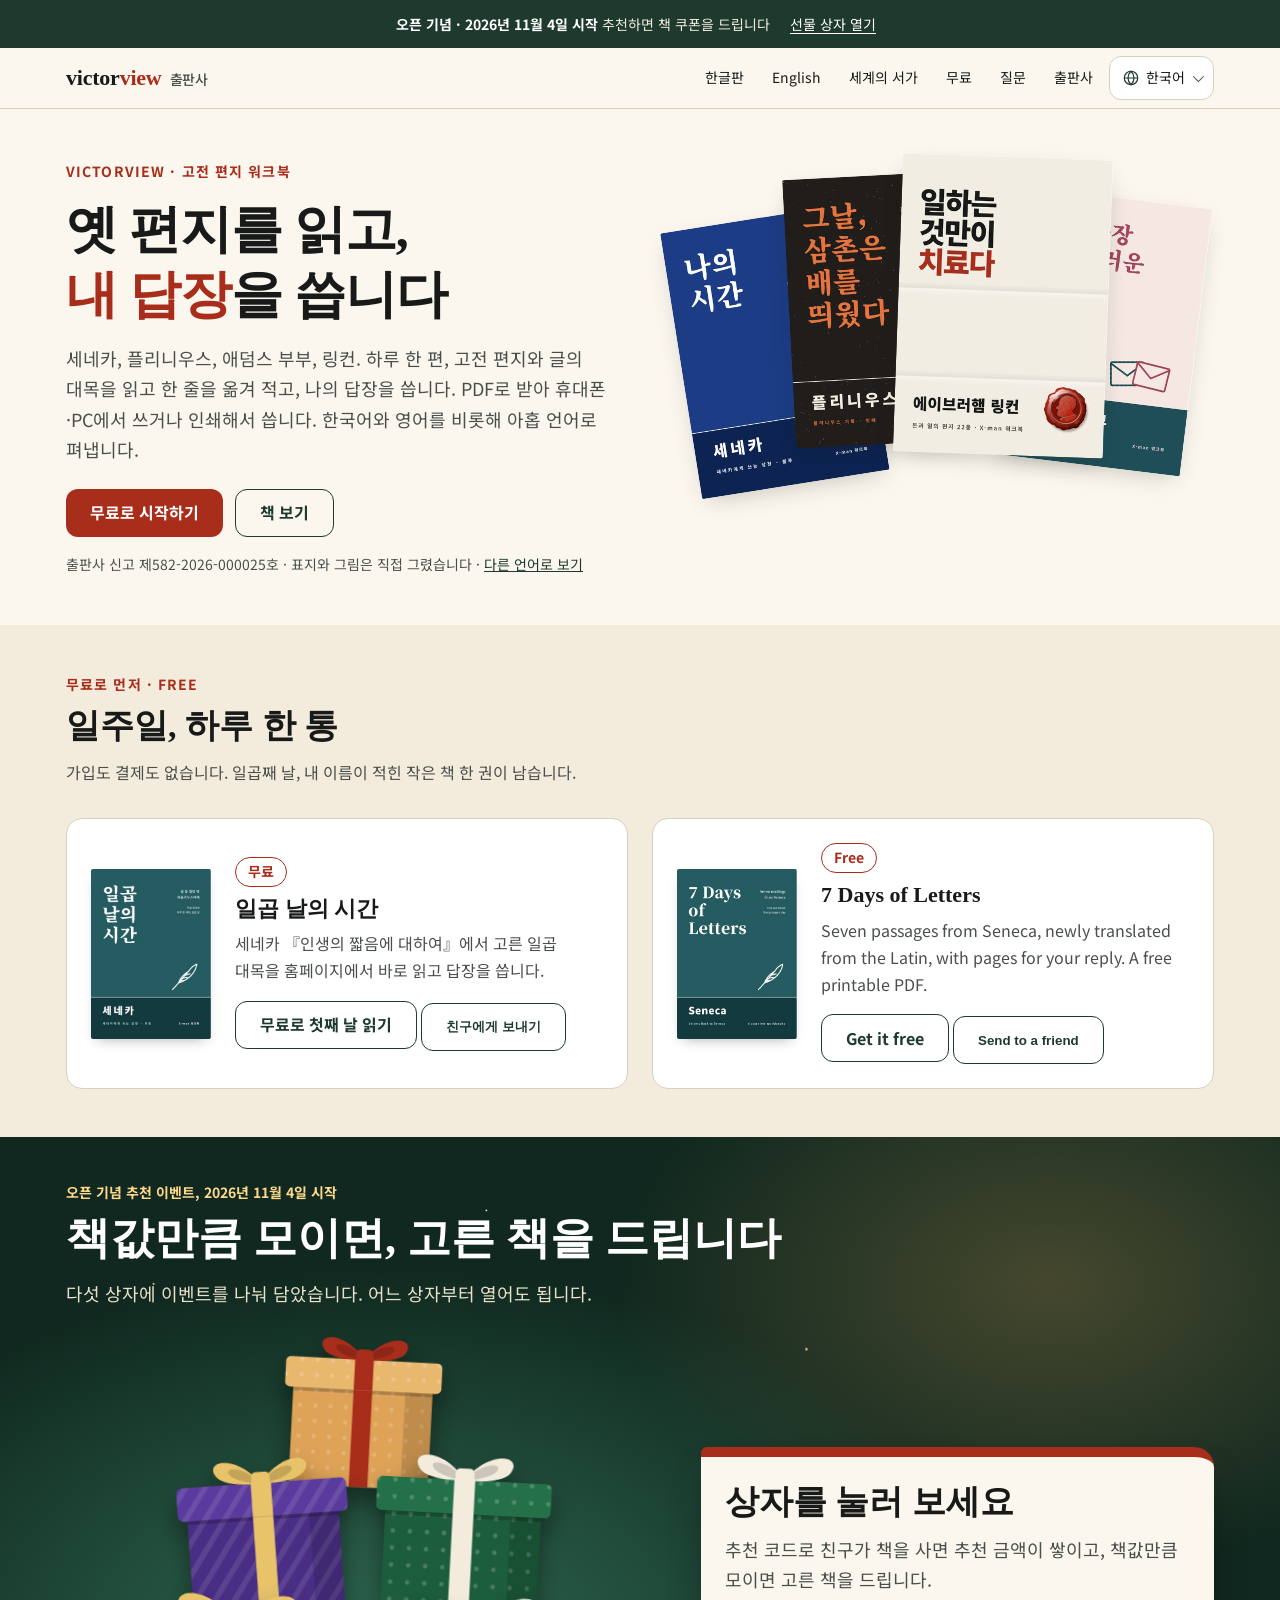
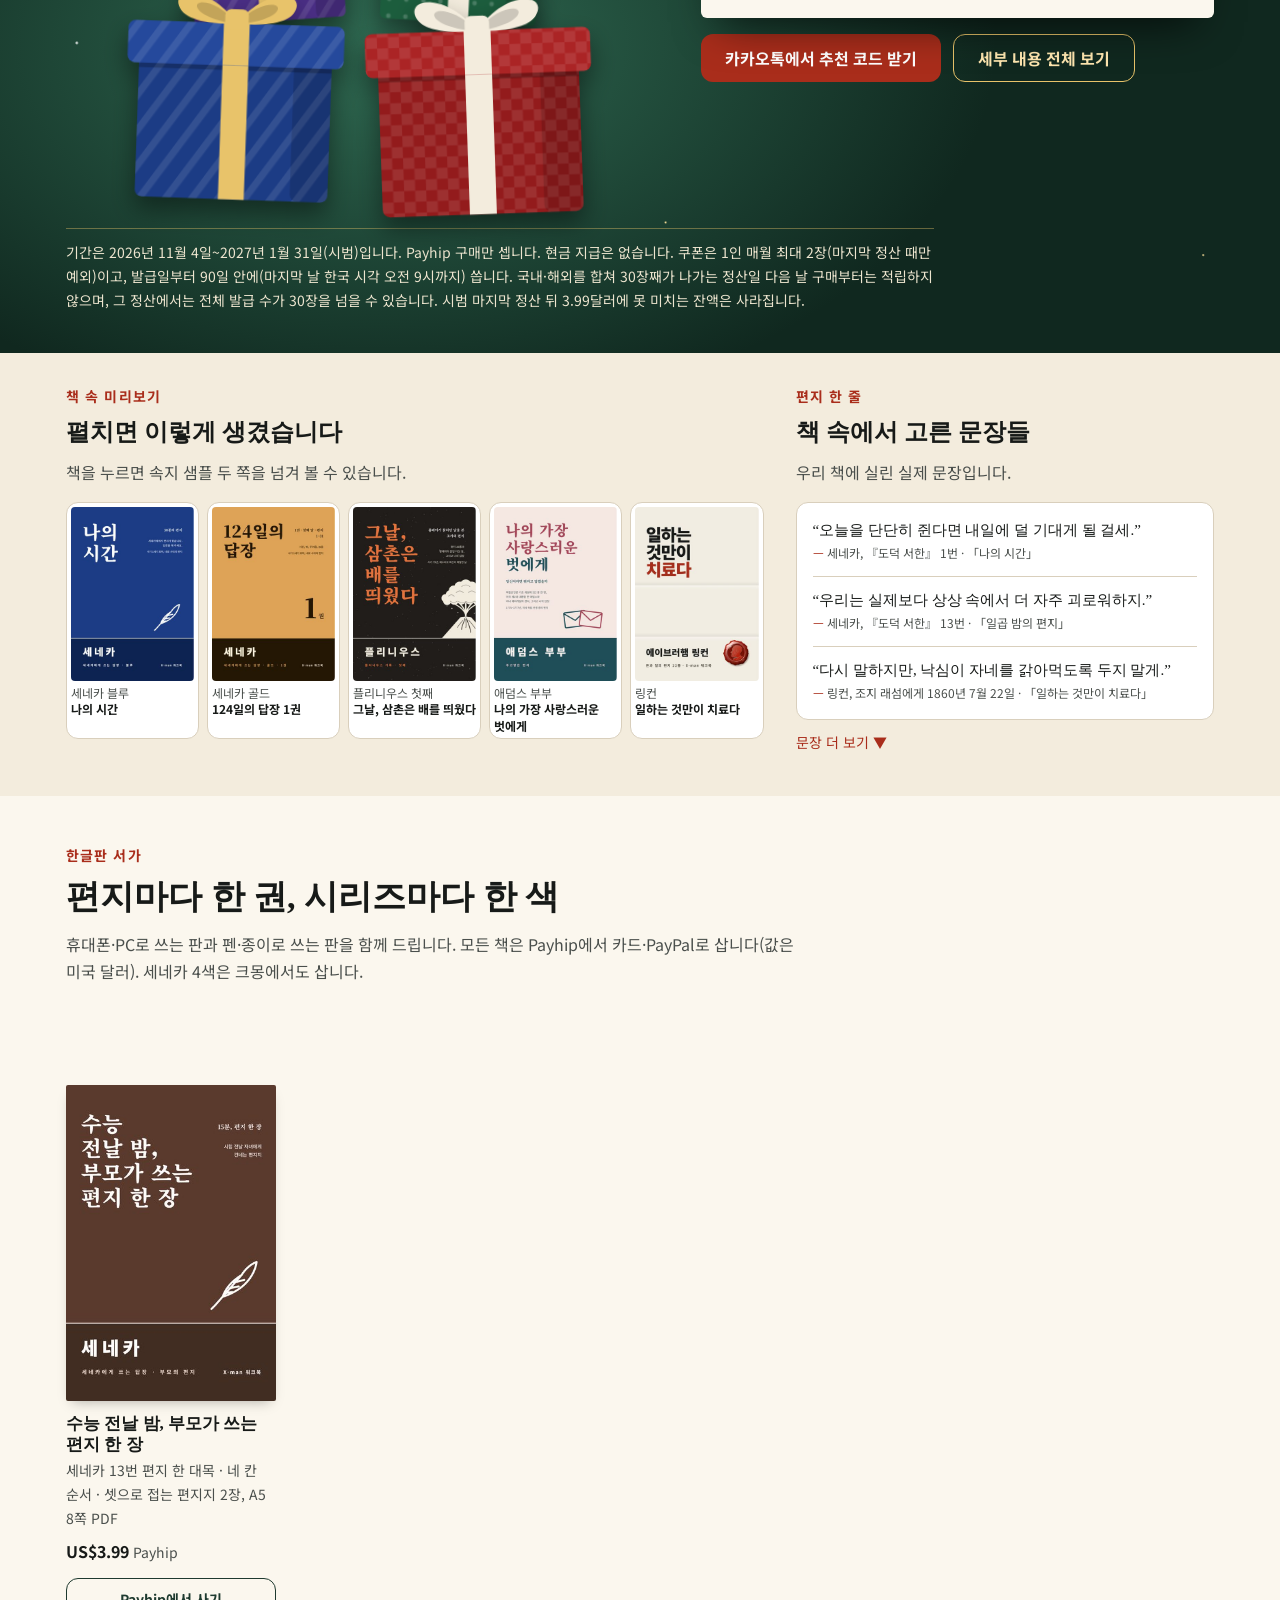
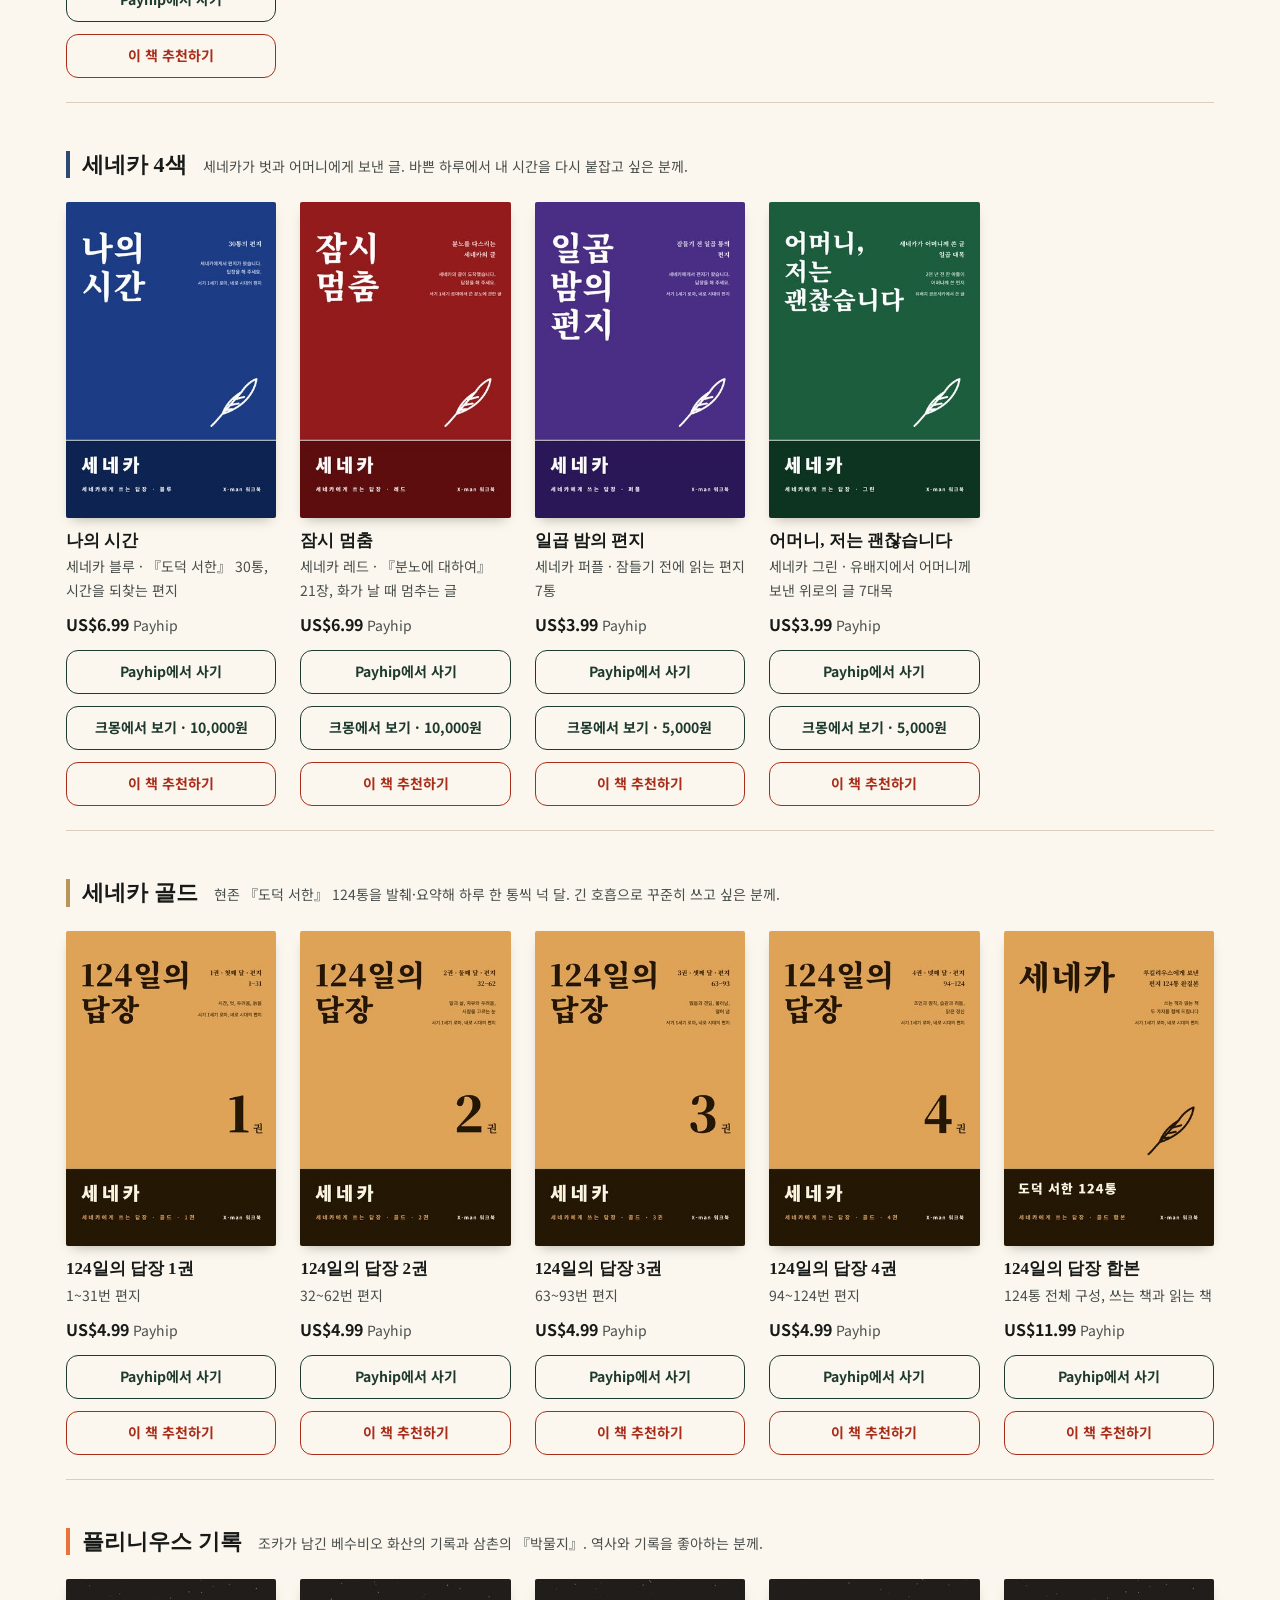
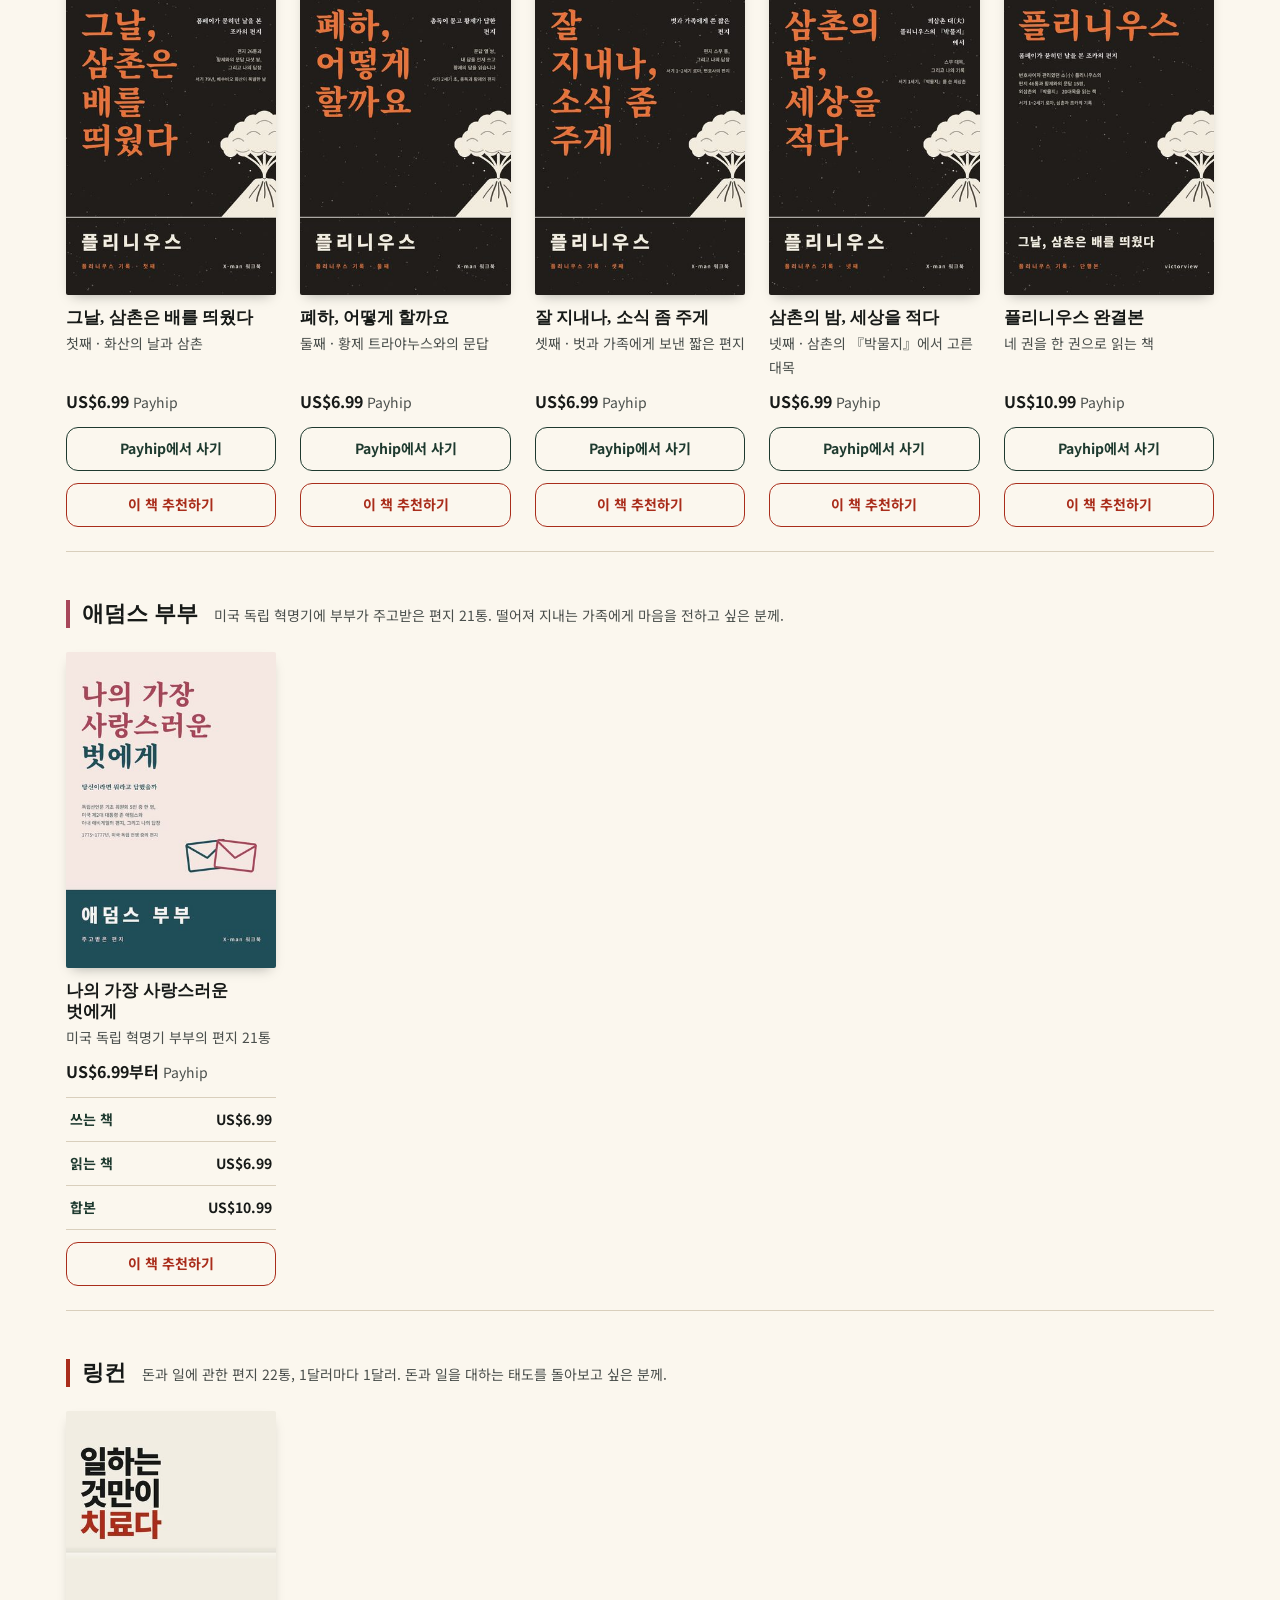
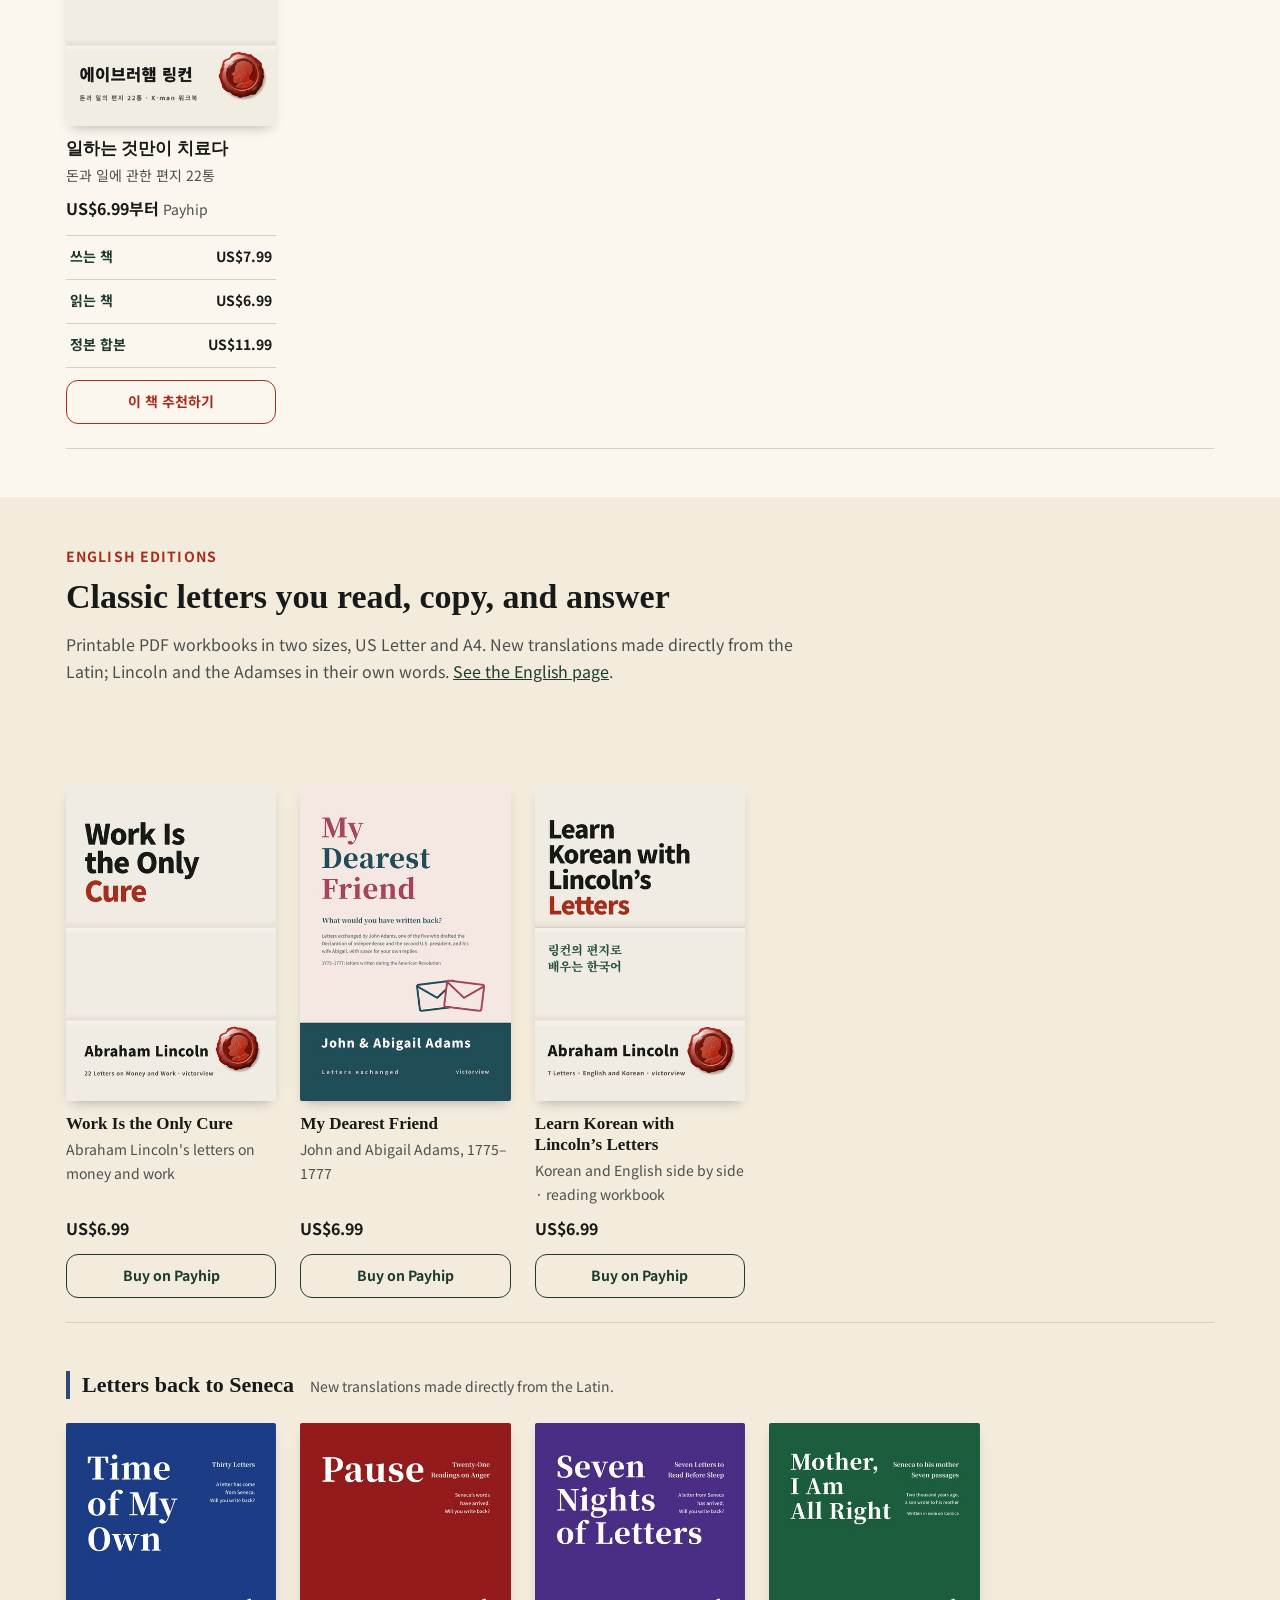
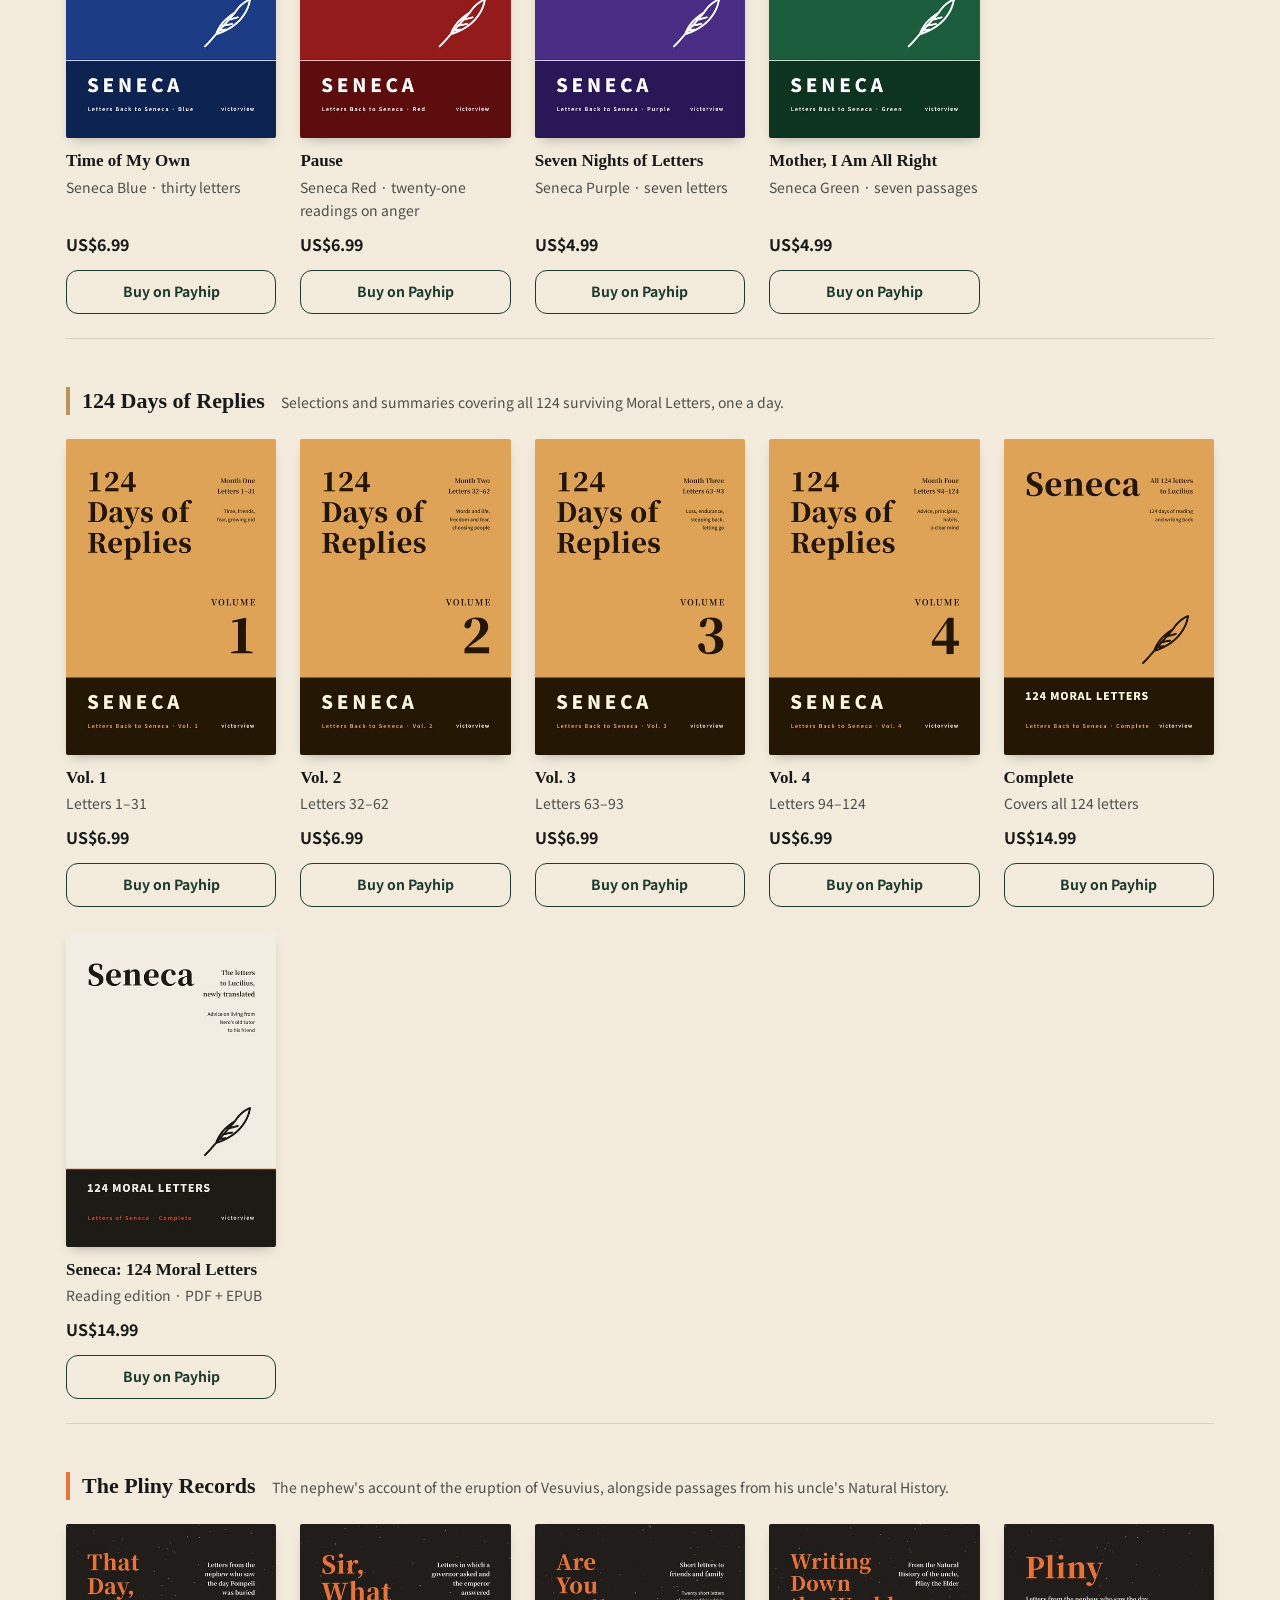
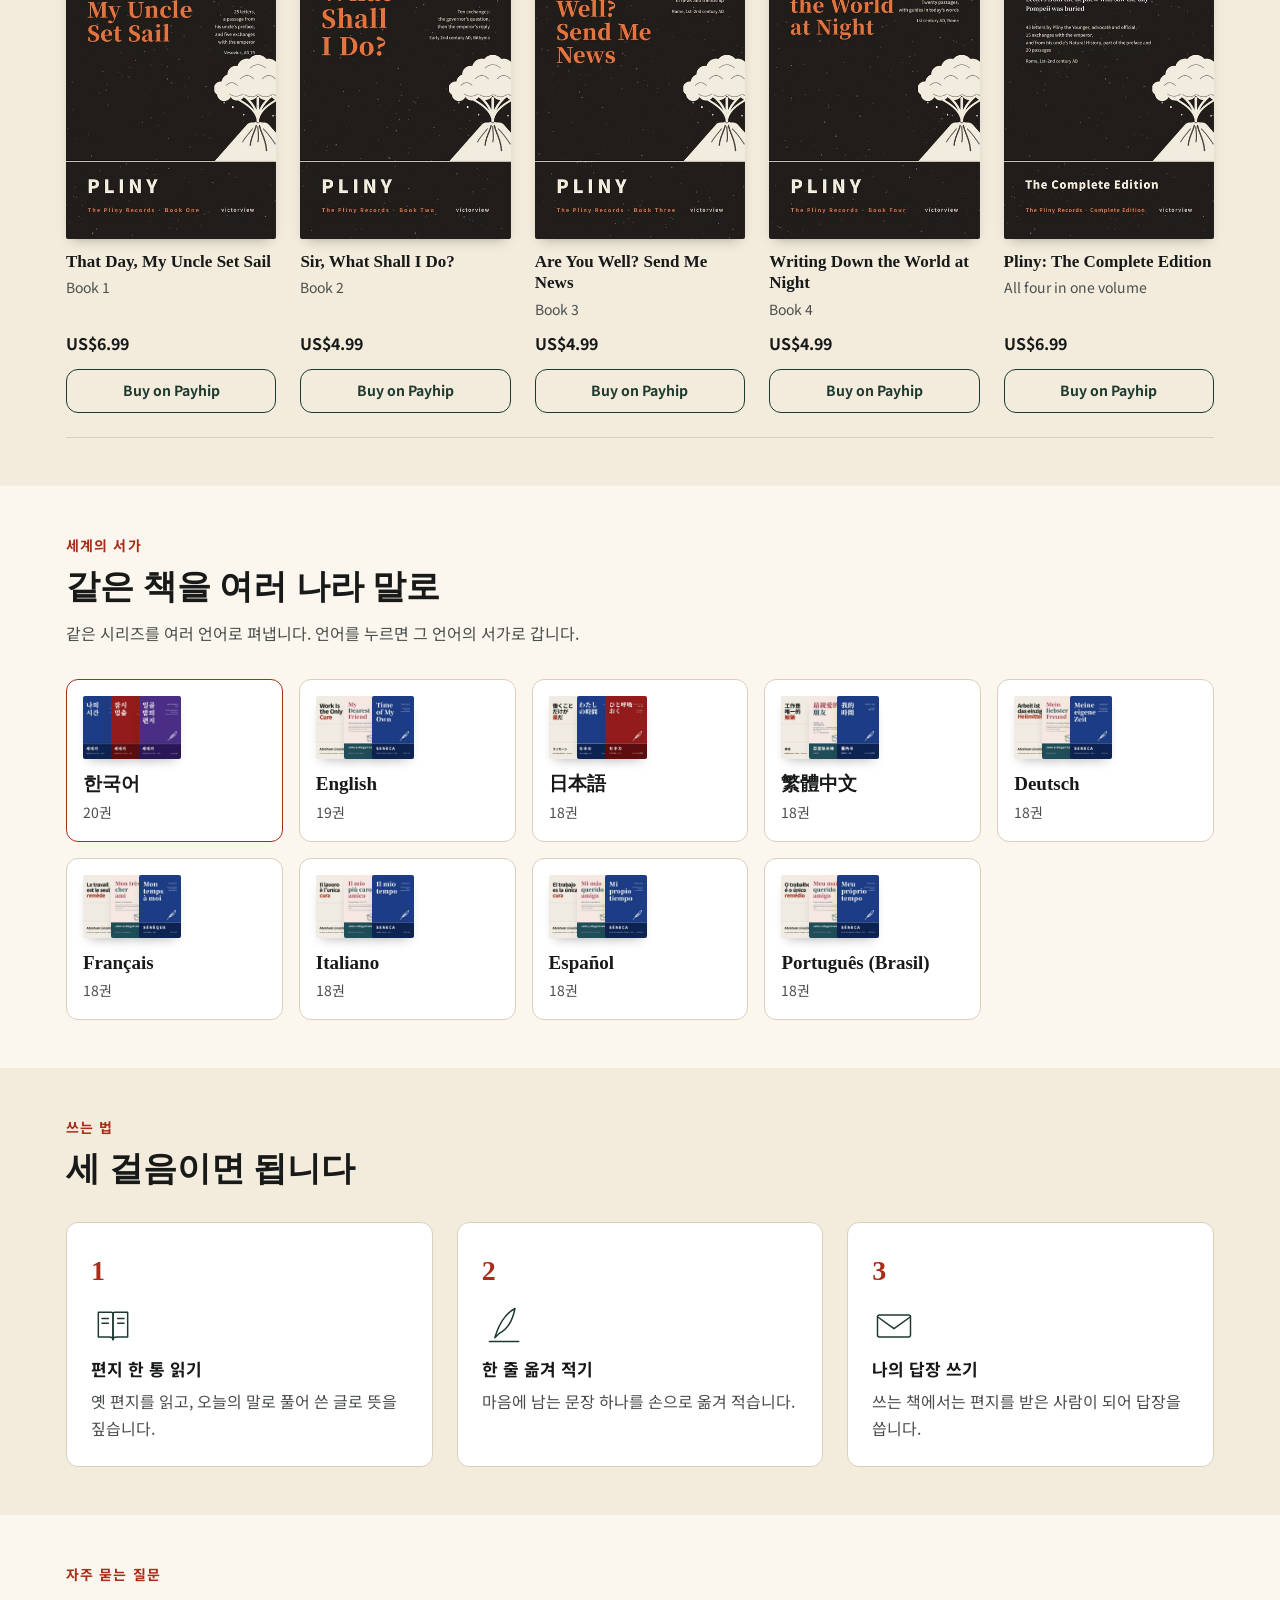
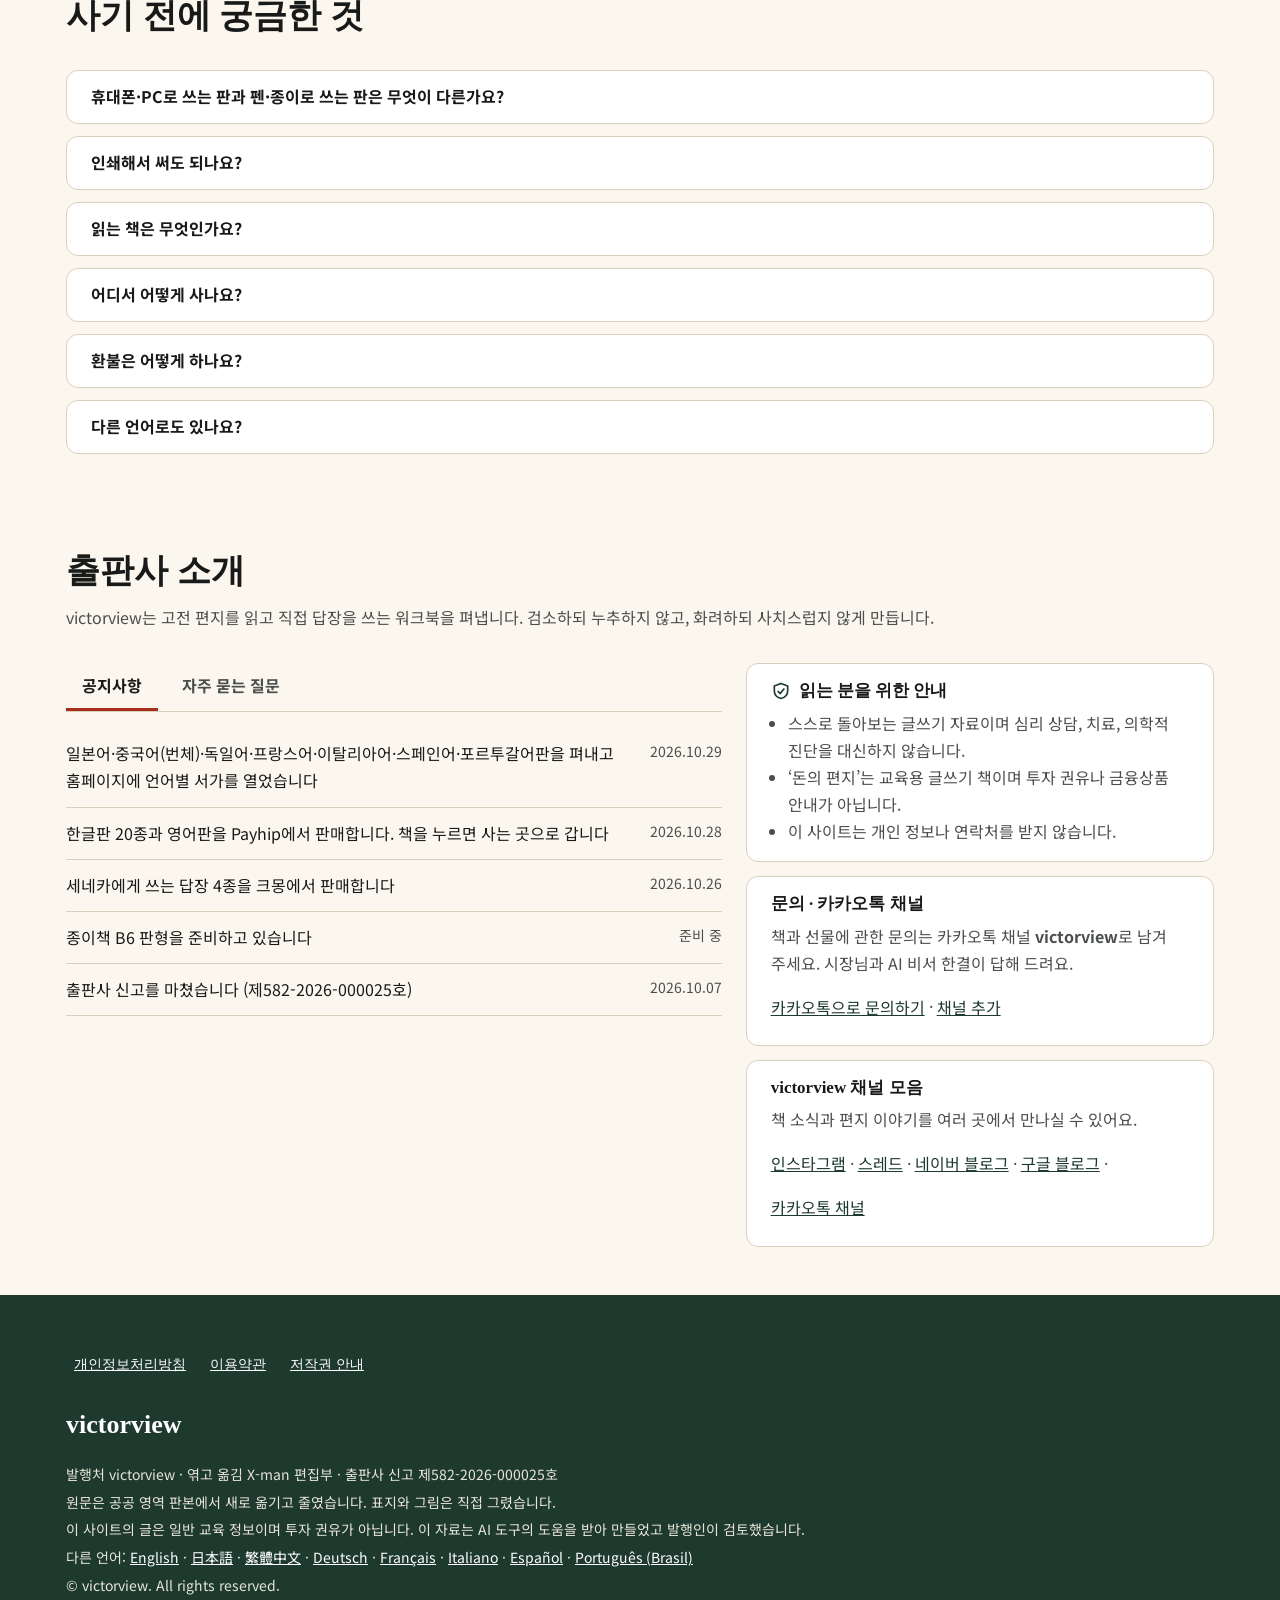
<file: index.html>
<!doctype html>
<html lang="ko">
<head>
<meta charset="utf-8">
<link rel="icon" href="favicon.ico" sizes="any">
<link rel="icon" type="image/png" sizes="32x32" href="assets/icons/seal-32.png">
<link rel="apple-touch-icon" href="assets/icons/apple-touch-icon.png">
<meta name="viewport" content="width=device-width, initial-scale=1">
<meta name="description" content="victorview 출판사. 고전 편지를 읽고 직접 답장을 쓰는 워크북. 세네카, 플리니우스, 애덤스 부부, 링컨의 편지를 한국어·영어·일본어·중국어(번체)·독일어·프랑스어·이탈리아어·스페인어·포르투갈어로 펴냅니다.">
<meta property="og:type" content="website">
<meta property="og:title" content="victorview 출판사">
<meta property="og:description" content="고전 편지를 읽고 직접 답장을 쓰는 워크북. 아홉 언어로 펴냅니다.">
<meta property="og:image" content="https://victorview.netlify.app/covers/ko/15.jpg">
<meta property="og:url" content="https://victorview.netlify.app/">
<title>victorview 출판사 · 고전 편지를 읽고 답장을 쓰는 워크북</title>
<!-- GEN:head -->
<link rel="canonical" href="https://victorview.netlify.app/">
<!-- 구글 서치 콘솔 확인용 meta 태그 자리: 시장이 서치 콘솔에서 받은 값을 아래 줄로 넣는다(지금은 주석)
<meta name="google-site-verification" content="여기에-서치콘솔-값"> -->
<link rel="alternate" hreflang="ko" href="https://victorview.netlify.app/">
<link rel="alternate" hreflang="en" href="https://victorview.netlify.app/english.html">
<link rel="alternate" hreflang="ja" href="https://victorview.netlify.app/ja/">
<link rel="alternate" hreflang="zh-TW" href="https://victorview.netlify.app/zh-tw/">
<link rel="alternate" hreflang="de" href="https://victorview.netlify.app/de/">
<link rel="alternate" hreflang="fr" href="https://victorview.netlify.app/fr/">
<link rel="alternate" hreflang="it" href="https://victorview.netlify.app/it/">
<link rel="alternate" hreflang="es" href="https://victorview.netlify.app/es/">
<link rel="alternate" hreflang="pt-BR" href="https://victorview.netlify.app/pt-br/">
<link rel="alternate" hreflang="x-default" href="https://victorview.netlify.app/english.html">
<link rel="stylesheet" href="assets/lang.css">
<style>
.world { display: grid; grid-template-columns: repeat(auto-fill, minmax(200px, 1fr)); gap: 16px; list-style: none; margin: 0; padding: 0; }
@media (max-width: 480px) { .world { grid-template-columns: repeat(2, minmax(0, 1fr)); gap: 12px; } }
.world a { display: flex; flex-direction: column; gap: 4px; height: 100%; padding: 16px; background: #fff; border: 1px solid var(--line); border-radius: var(--r); text-decoration: none; color: var(--ink); transition: border-color .2s, transform .2s; }
.world a:hover { border-color: var(--green); transform: translateY(-2px); }
.world a[aria-current="page"] { border-color: var(--dahong); }
.world .thumbs { display: flex; height: 64px; margin-bottom: 8px; }
.world .thumbs img { width: 42px; height: 63px; object-fit: cover; border-radius: 2px; box-shadow: 0 6px 12px -6px rgba(23, 26, 24, .35); background: var(--paper-2); }
.world .thumbs img + img { margin-left: -14px; }
.world b { font-family: var(--font-serif); font-size: 19px; line-height: 1.3; }
.world span { font-size: 14px; color: var(--ink-2); }
.world a.off { color: var(--ink-2); background: transparent; border-style: dashed; }
.opts { list-style: none; margin: 12px 0 0; padding: 0; border-top: 1px solid var(--line); }
.opts a { display: flex; justify-content: space-between; align-items: center; gap: 8px; min-height: 44px; padding: 0 4px; border-bottom: 1px solid var(--line); text-decoration: none; color: var(--green); font-size: 14px; font-weight: 700; }
.opts a:hover { background: #fff; }
.opts b { color: var(--ink); }
.card .price small { font-weight: 400; color: var(--ink-2); font-size: 14px; }
</style>
<!-- /GEN:head -->
<link rel="preconnect" href="https://fonts.googleapis.com">
<link rel="preconnect" href="https://fonts.gstatic.com" crossorigin>
<link rel="stylesheet" href="https://fonts.googleapis.com/css2?family=Noto+Sans+KR:wght@400;500;700;800&family=Noto+Serif+KR:wght@500;700;900&display=swap">
<style>
/* victorview 홈페이지 v2 (2026-10-28 미리보기) — 디자인실 변수(조직\홈페이지-디자인시스템.css) 그대로, 검이불루 화이불치 */
:root {
  --paper: #FBF7EE; --paper-2: #F3ECDD; --ink: #171A18; --ink-2: #4A4F4C; --line: #D9CFBC;
  --dahong: #A92D1B; --dahong-press: #8E2416; --green: #1E3A2F; --on-dahong: #FFFFFF;
  --font-sans: "Noto Sans KR", "Malgun Gothic", "Apple SD Gothic Neo", sans-serif;
  --font-serif: "Noto Serif KR", "Batang", serif;
  --fs-small: 14px; --fs-body: 16px; --fs-lead: 18px; --fs-h3: 20px; --fs-h2: 26px; --fs-h1: 34px;
  --lh-body: 1.7; --lh-head: 1.25;
  --s-1: 4px; --s-2: 8px; --s-3: 12px; --s-4: 16px; --s-5: 24px; --s-6: 32px; --s-7: 48px;
  --r: 12px; --r-lg: 16px; --r-pill: 999px; --r-book: 2px;
  --shadow-book: 0 6px 12px -6px rgba(23, 26, 24, .35);
  --shadow-layer: 0 8px 24px -8px rgba(23, 26, 24, .25);
  color-scheme: light;
}
@media (min-width: 900px) { :root { --fs-h1: 52px; --fs-h2: 34px; --fs-h3: 22px; } }
* { box-sizing: border-box; }
html { scroll-behavior: smooth; }
@media (prefers-reduced-motion: reduce) { html { scroll-behavior: auto; } }
body { margin: 0; background: var(--paper); color: var(--ink); font-family: var(--font-sans); font-size: var(--fs-body); line-height: var(--lh-body); word-break: keep-all; overflow-wrap: break-word; }
h1, h2, h3, h4 { margin: 0; line-height: var(--lh-head); font-family: var(--font-serif); font-weight: 700; }
p { margin: 0; }
a { color: var(--green); }
:focus-visible { outline: 2px solid var(--dahong); outline-offset: 3px; }
[hidden] { display: none !important; }
.wrap { max-width: 1180px; margin: 0 auto; padding-left: max(16px, env(safe-area-inset-left, 0px)); padding-right: max(16px, env(safe-area-inset-right, 0px)); }
.sr { position: absolute; width: 1px; height: 1px; overflow: hidden; clip: rect(0 0 0 0); }

/* 머리 */
header.site { position: sticky; top: 0; z-index: 20; background: rgba(251, 247, 238, .94); backdrop-filter: blur(6px); border-bottom: 1px solid var(--line); }
header.site .wrap { display: flex; align-items: center; justify-content: space-between; gap: var(--s-3); min-height: 60px; }
.logo { display: inline-flex; align-items: baseline; padding: 10px 0; min-height: 44px; text-decoration: none; color: var(--ink); font-family: var(--font-serif); font-weight: 900; font-size: 22px; letter-spacing: -.01em; }
.logo span { font-family: var(--font-sans); font-weight: 500; color: var(--ink-2); font-size: var(--fs-small); margin-left: var(--s-2); }
.logo i { color: var(--dahong); font-style: normal; }
header nav { display: flex; gap: var(--s-1); flex-wrap: wrap; justify-content: flex-end; }
header nav a { font-size: var(--fs-small); color: var(--ink); text-decoration: none; padding: 0 var(--s-3); min-height: 44px; display: inline-flex; align-items: center; border-radius: var(--r); }
header nav a:hover { background: var(--paper-2); }
header nav a.en { border: 1px solid var(--line); }
@media (max-width: 640px) { header nav a.hide-sm { display: none; } }

/* 첫 화면 */
.hero { padding: var(--s-7) 0; overflow: hidden; }
.hero .wrap { display: grid; grid-template-columns: 1.05fr 1fr; gap: var(--s-6); align-items: center; }
.kicker { font-size: var(--fs-small); color: var(--dahong); font-weight: 700; letter-spacing: .08em; }
.hero h1 { font-size: var(--fs-h1); margin-top: var(--s-3); font-weight: 900; letter-spacing: -.02em; }
.hero h1 em { font-style: normal; color: var(--dahong); }
.hero .lead { margin-top: var(--s-4); font-size: var(--fs-lead); color: var(--ink-2); max-width: 30em; }
.hero .acts { display: flex; flex-wrap: wrap; gap: var(--s-3); margin-top: var(--s-5); }
.hero .note { margin-top: var(--s-4); font-size: var(--fs-small); color: var(--ink-2); }
.stack { position: relative; height: 420px; }
.stack img { position: absolute; width: 190px; height: auto; border-radius: var(--r-book); box-shadow: var(--shadow-layer); transition: transform .5s ease; }
.stack img:nth-child(1) { left: 2%; top: 60px; transform: rotate(-9deg); }
.stack img:nth-child(2) { left: 22%; top: 18px; transform: rotate(-3deg); z-index: 2; }
.stack img:nth-child(3) { left: 42%; top: 0; transform: rotate(2deg); z-index: 3; width: 210px; }
.stack img:nth-child(4) { left: 62%; top: 40px; transform: rotate(7deg); z-index: 2; }
.stack:hover img:nth-child(1) { transform: rotate(-12deg) translateX(-8px); }
.stack:hover img:nth-child(4) { transform: rotate(10deg) translateX(8px); }
@media (max-width: 860px) {
  .hero { padding: var(--s-6) 0 var(--s-5); }
  .hero .wrap { grid-template-columns: 1fr; }
  .stack { height: 200px; }
  .stack img { width: 104px; top: 30px !important; }
  .stack img:nth-child(3) { width: 116px; top: 10px !important; }
  .hero h1 { font-size: 32px; }
  .hero .lead { font-size: 17px; }
  .sec-head h2 { font-size: 24px; }
}

/* 단추 */
.btn { display: inline-flex; align-items: center; justify-content: center; min-height: 48px; padding: 0 var(--s-5); border-radius: var(--r); background: var(--dahong); color: var(--on-dahong); font-weight: 700; text-decoration: none; border: 0; transition: background .2s; }
.btn:hover { background: var(--dahong-press); }
.btn.ghost { background: transparent; color: var(--green); border: 1.5px solid var(--green); }
.btn.ghost:hover { background: var(--green); color: #fff; }
.btn.sm { min-height: 44px; padding: 0 var(--s-4); font-size: var(--fs-small); width: 100%; margin-top: var(--s-3); background: transparent; color: var(--green); border: 1.5px solid var(--green); }
.btn.sm:hover { background: var(--green); color: #fff; }

/* 구역 */
.sec { padding: var(--s-7) 0; scroll-margin-top: 64px; }
.sec.alt { background: var(--paper-2); }
.sec-head { max-width: 46em; margin-bottom: var(--s-6); }
.sec-head .kicker { display: block; }
.sec-head h2 { font-size: var(--fs-h2); margin-top: var(--s-2); }
.sec-head p { margin-top: var(--s-3); color: var(--ink-2); }
@media (max-width: 860px) { .sec-head h2 { font-size: 24px; line-height: 1.25; } }

/* 시리즈 서가 */
.series { margin-top: var(--s-7); }
.series:first-of-type { margin-top: 0; }
.series-head { display: flex; align-items: baseline; flex-wrap: wrap; gap: var(--s-2) var(--s-4); padding-left: var(--s-3); border-left: 4px solid var(--band); }
.nw { white-space: nowrap; }
.series-head h3 { font-size: var(--fs-h3); }
.series-head p { color: var(--ink-2); font-size: var(--fs-small); }
.shelf { display: grid; grid-template-columns: repeat(auto-fill, minmax(190px, 1fr)); gap: var(--s-5); margin-top: var(--s-5); padding-bottom: var(--s-5); border-bottom: 1px solid var(--line); }
@media (max-width: 640px) { .shelf { grid-template-columns: repeat(2, minmax(0, 1fr)); gap: var(--s-4); } }
.card { display: flex; flex-direction: column; }
.cv { perspective: 800px; }
.cv img { display: block; width: 100%; height: auto; aspect-ratio: 2 / 3; object-fit: cover; border-radius: var(--r-book); box-shadow: var(--shadow-book); transition: transform .35s ease, box-shadow .35s ease; transform-origin: left center; }
.card:hover .cv img { transform: rotateY(-8deg) translateY(-4px); box-shadow: var(--shadow-layer); }
@media (prefers-reduced-motion: reduce) { .card:hover .cv img, .stack:hover img { transform: none !important; } }
.card h4 { font-size: 17px; margin-top: var(--s-3); }
.card .sub { font-size: var(--fs-small); color: var(--ink-2); margin-top: var(--s-1); }
.card .price { margin-top: auto; padding-top: var(--s-2); font-weight: 700; }

/* 무료 상자 */
.free-grid { display: grid; grid-template-columns: 1fr 1fr; gap: var(--s-5); }
@media (max-width: 760px) { .free-grid { grid-template-columns: 1fr; } }
.freebox { background: #fff; border: 1px solid var(--line); border-radius: var(--r-lg); padding: var(--s-5); display: grid; grid-template-columns: 120px 1fr; gap: var(--s-5); align-items: center; }
.freebox img { width: 120px; height: auto; border-radius: var(--r-book); box-shadow: var(--shadow-book); }
.tag { display: inline-block; background: transparent; color: var(--dahong); border: 1.5px solid var(--dahong); font-size: var(--fs-small); font-weight: 700; border-radius: var(--r-pill); padding: 2px var(--s-3); }
.freebox h3 { font-size: var(--fs-h3); margin-top: var(--s-2); }
.freebox p { margin-top: var(--s-2); color: var(--ink-2); }
.freebox .btn { margin-top: var(--s-4); }
@media (max-width: 420px) { .freebox { grid-template-columns: 1fr; } }

/* 쓰는 법 세 걸음 */
.steps { display: grid; grid-template-columns: repeat(3, 1fr); gap: var(--s-5); counter-reset: st; }
@media (max-width: 760px) { .steps { grid-template-columns: 1fr; } }
.steps li { list-style: none; background: #fff; border: 1px solid var(--line); border-radius: var(--r); padding: var(--s-5); counter-increment: st; }
.steps li::before { content: counter(st); font-family: var(--font-serif); font-weight: 900; font-size: 28px; color: var(--dahong); display: block; }
.steps b { display: block; font-size: 17px; margin-top: var(--s-2); }
.steps span { display: block; color: var(--ink-2); margin-top: var(--s-1); }
.steps { padding: 0; margin: 0; }


/* 쓰는 법 그림 */
.steps svg { width: 44px; height: 44px; stroke: var(--green); fill: none; stroke-width: 1.6; stroke-linecap: round; stroke-linejoin: round; display: block; margin-top: var(--s-2); }
/* 책 속 미리보기 */
/* 2026-10-29 시장: 미리보기·편지 한 줄을 작게 줄여 책 목록이 빨리 보이게 */
/* 2026-10-29 시장: 미리보기(왼쪽)·편지 한 줄(오른쪽)을 나란히, 미리보기는 누르면 크게 */
#peek { padding: var(--s-6) 0; }
.duo { display: grid; grid-template-columns: 5fr 3fr; gap: var(--s-6); align-items: start; }
@media (max-width: 960px) { .duo { grid-template-columns: 1fr; } }
.duo-col { min-width: 0; }
#peek .sec-head { margin-bottom: var(--s-4); }
#peek .sec-head h2 { font-size: 24px; }
.peek { display: grid; grid-template-columns: repeat(5, 1fr); gap: var(--s-2); }
@media (max-width: 600px) { .peek { grid-template-columns: repeat(5, 38%); overflow-x: auto; scroll-snap-type: x mandatory; padding-bottom: var(--s-2); } .peek figure { scroll-snap-align: start; } }
.peek figure { margin: 0; background: #fff; border: 1px solid var(--line); border-radius: var(--r); padding: var(--s-1); cursor: zoom-in; }
.peek img { width: 100%; height: auto; display: block; border-radius: 4px; }
.peek figcaption { font-size: 12px; color: var(--ink-2); margin-top: var(--s-1); line-height: 1.35; }
.peek figcaption b { color: var(--ink); font-weight: 700; }
.peek figure { transition: transform .15s, border-color .15s; }
.peek figure:hover, .peek figure:focus-visible { border-color: var(--dahong); transform: translateY(-2px); outline: none; }
/* 편지 한 줄: 목록처럼 한 줄씩 */
.lines { background: #fff; border: 1px solid var(--line); border-radius: var(--r); padding: var(--s-1) var(--s-4); }
.lines blockquote { margin: 0; padding: var(--s-3) 0; border-bottom: 1px solid var(--line); }
.lines blockquote:last-of-type { border-bottom: 0; }
.lines:not(.open) blockquote:nth-of-type(n+4) { display: none; }
.lines:not(.open) blockquote:nth-of-type(3) { border-bottom: 0; }
.lines-more { font: inherit; font-size: 14px; color: var(--dahong); background: none; border: 0; padding: var(--s-2) 0; min-height: 44px; cursor: pointer; }
.lines q { font-family: var(--font-serif); font-size: 15px; line-height: 1.5; display: block; }
.lines cite { display: block; font-style: normal; font-size: 12px; color: var(--ink-2); margin-top: 2px; }
.lines cite::before { content: "— "; color: var(--dahong); }
/* 자주 묻는 질문 */
.faq details { background: #fff; border: 1px solid var(--line); border-radius: var(--r); padding: 0 var(--s-5); margin-top: var(--s-3); }
.faq summary { cursor: pointer; font-weight: 700; min-height: 52px; display: flex; align-items: center; }
.faq details p { color: var(--ink-2); padding-bottom: var(--s-4); }

/* 출판사 소개(원래 문구 그대로) */
.sec-title { font-size: var(--fs-h2); }
.sec-title small { display: block; font-family: var(--font-sans); font-weight: 400; font-size: var(--fs-body); color: var(--ink-2); margin-top: var(--s-3); line-height: var(--lh-body); }
.board { display: grid; grid-template-columns: 1.4fr 1fr; gap: var(--s-5); margin-top: var(--s-6); }
@media (max-width: 860px) { .board { grid-template-columns: 1fr; } }
.tabs { display: flex; gap: var(--s-2); border-bottom: 1px solid var(--line); }
.tabs button { font: inherit; background: none; border: 0; border-bottom: 3px solid transparent; padding: 0 var(--s-4); min-height: 48px; cursor: pointer; font-weight: 700; color: var(--ink-2); }
.tabs button[aria-selected="true"] { color: var(--ink); border-bottom-color: var(--dahong); }
.tabpanel { padding-top: var(--s-4); }
.tabpanel ul { list-style: none; margin: 0; padding: 0; }
.tabpanel li { display: flex; justify-content: space-between; gap: var(--s-3); padding: var(--s-3) 0; border-bottom: 1px solid var(--line); }
.tabpanel li span { color: var(--ink-2); font-size: var(--fs-small); white-space: nowrap; }
.tabpanel details { border-bottom: 1px solid var(--line); padding: var(--s-3) 0; }
.tabpanel summary { cursor: pointer; font-weight: 700; min-height: 44px; display: flex; align-items: center; }
.tabpanel details p { color: var(--ink-2); margin-top: var(--s-2); }
.consumer, .notice-box { background: #fff; border: 1px solid var(--line); border-radius: var(--r); padding: var(--s-4) var(--s-5); }
.consumer h3, .notice-box h3 { font-size: 17px; display: flex; align-items: center; gap: var(--s-2); }
.consumer svg { width: 20px; height: 20px; fill: none; stroke: var(--green); stroke-width: 2; }
.consumer ul { margin: var(--s-2) 0 0; padding-left: 1.1em; color: var(--ink-2); }
.notice-box p { margin-top: var(--s-2); color: var(--ink-2); }
.notice-box a { display: inline-flex; align-items: center; min-height: 44px; }

/* 바닥글 */
footer { background: var(--green); color: #E9E4D8; padding: var(--s-7) 0; }
footer a, footer .linkbtn { color: #fff; }
footer .flogo { font-family: var(--font-serif); font-weight: 900; font-size: 26px; color: #fff; margin: var(--s-4) 0; }
footer .info p, footer .copy { font-size: var(--fs-small); color: #E9E4D8; margin-top: var(--s-1); }
footer .policy { display: flex; flex-wrap: wrap; gap: var(--s-2); }
.linkbtn { background: none; border: 0; cursor: pointer; text-decoration: underline; min-height: 44px; padding: 0 var(--s-2); font-size: var(--fs-small); }

/* 정책 창 */
dialog.pol { max-width: 640px; width: calc(100% - 32px); border: 0; border-radius: var(--r-lg); padding: var(--s-6) var(--s-5) var(--s-5); box-shadow: var(--shadow-layer); color: var(--ink); background: var(--paper); }
dialog.pol::backdrop { background: rgba(23, 26, 24, .5); }
dialog.pol h2 { font-size: 22px; } dialog.pol h3 { font-size: 17px; margin-top: var(--s-4); }
dialog.pol p, dialog.pol li { color: var(--ink-2); margin-top: var(--s-2); }
dialog.pol .x { position: absolute; right: var(--s-3); top: var(--s-3); min-height: 44px; padding: 0 var(--s-4); border-radius: var(--r); border: 1px solid var(--line); background: #fff; cursor: pointer; }

/* 스크롤 등장 */
.reveal { opacity: 0; transform: translateY(14px); transition: opacity .6s ease, transform .6s ease; }
.reveal.in { opacity: 1; transform: none; }
@media (prefers-reduced-motion: reduce) { .reveal { opacity: 1; transform: none; transition: none; } }
.no-js .reveal { opacity: 1; transform: none; }
</style>
<link rel="stylesheet" href="assets/referral.css?v=20261103e">
</head>
<body class="no-js">

<div class="ref-band" role="region" aria-label="오픈 기념 이벤트"><div class="wrap"><span><b>오픈 기념 · 2026년 11월 4일 시작</b> 추천하면 책 쿠폰을 드립니다</span><a href="#event">선물 상자 열기</a></div></div>
<header class="site">
  <div class="wrap">
    <a class="logo" href="#top">victor<i>view</i><span>출판사</span></a>
    <nav aria-label="주 메뉴">
      <a href="#books" class="hide-sm">한글판</a>
      <a href="#english" class="hide-sm">English</a>
      <a href="#world" class="hide-sm">세계의 서가</a>
      <a href="#free">무료</a>
      <a href="#faq" class="hide-sm">질문</a>
      <a href="#contact" class="hide-sm">출판사</a>
      <!-- GEN:pick -->
<details class="lang-pick"><summary aria-label="언어: 한국어"><svg viewBox="0 0 24 24" aria-hidden="true"><circle cx="12" cy="12" r="9"/><path d="M3 12 H21 M12 3 C9 6 8 9 8 12 C8 15 9 18 12 21 C15 18 16 15 16 12 C16 9 15 6 12 3 Z"/></svg><span>한국어</span></summary><ul><li><a href="./" hreflang="ko" lang="ko" aria-current="true">한국어</a></li><li><a href="english.html" hreflang="en" lang="en">English</a></li><li><a href="ja/" hreflang="ja" lang="ja">日本語</a></li><li><a href="zh-tw/" hreflang="zh-TW" lang="zh-TW">繁體中文</a></li><li><a href="de/" hreflang="de" lang="de">Deutsch</a></li><li><a href="fr/" hreflang="fr" lang="fr">Français</a></li><li><a href="it/" hreflang="it" lang="it">Italiano</a></li><li><a href="es/" hreflang="es" lang="es">Español</a></li><li><a href="pt-br/" hreflang="pt-BR" lang="pt-BR">Português (Brasil)</a></li></ul></details>
<!-- /GEN:pick -->
    </nav>
  </div>
</header>

<main id="top">
  <section class="hero">
    <div class="wrap">
      <div class="reveal">
        <span class="kicker">VICTORVIEW · 고전 편지 워크북</span>
        <h1>옛 편지를 읽고,<br><em>내 답장</em>을 씁니다</h1>
        <p class="lead">세네카, 플리니우스, 애덤스 부부, 링컨. 하루 한 편, 고전 편지와 글의 대목을 읽고 한 줄을 옮겨 적고, 나의 답장을 씁니다. PDF로 받아 휴대폰·PC에서 쓰거나 인쇄해서 씁니다. 한국어와 영어를 비롯해 아홉 언어로 펴냅니다.</p>
        <div class="acts"><a class="btn" href="free-seven-days.html">무료로 시작하기</a><a class="btn ghost" href="#books">책 보기</a></div>
        <p class="note">출판사 신고 제582-2026-000025호 · 표지와 그림은 직접 그렸습니다 · <a href="#world">다른 언어로 보기</a></p>
      </div>
      <div class="stack" aria-hidden="true">
        <img src="covers/ko/01.jpg" alt="" width="360" height="510" fetchpriority="high">
        <img src="covers/ko/10.jpg" alt="" width="360" height="510">
        <img src="covers/ko/17.jpg" alt="" width="360" height="510" fetchpriority="high">
        <img src="covers/ko/15.jpg" alt="" width="360" height="510">
      </div>
    </div>
  </section>

  <section class="sec alt" id="free">
    <div class="wrap">
      <div class="sec-head reveal"><span class="kicker">무료로 먼저 · FREE</span><h2>일주일, 하루 한 통</h2><p>가입도 결제도 없습니다. 일곱째 날, 내 이름이 적힌 작은 책 한 권이 남습니다.</p></div>
      <div class="free-grid">
        <div class="freebox reveal"><img src="covers/ko/16.jpg" alt="『일곱 날의 시간』 표지" width="360" height="510" loading="lazy"><div><span class="tag">무료</span><h3>일곱 날의 시간</h3><p>세네카 『인생의 짧음에 대하여』에서 고른 일곱 대목을 홈페이지에서 바로 읽고 답장을 씁니다.</p><a class="btn ghost" href="free-seven-days.html">무료로 첫째 날 읽기</a> <button class="btn ghost share-btn" type="button" data-url="https://victorview.netlify.app/free-seven-days.html" data-title="일곱 날의 시간 · 무료 워크북" data-text="세네카의 글 일곱 대목에 하루 한 통 답장을 쓰는 무료 워크북이에요. 가입 없이 바로 시작할 수 있어요." data-done="주소를 복사했어요" data-copy="아래 주소를 복사해 보내세요">친구에게 보내기</button></div></div>
        <div class="freebox reveal" lang="en"><img src="covers/en/free.jpg" alt="Cover of 7 Days of Letters" width="400" height="566" loading="lazy"><div><span class="tag">Free</span><h3>7 Days of Letters</h3><p>Seven passages from Seneca, newly translated from the Latin, with pages for your reply. A free printable PDF.</p><a class="btn ghost" href="https://payhip.com/b/7rwTV" target="_blank" rel="noopener">Get it free</a> <button class="btn ghost share-btn" type="button" data-url="https://victorview.netlify.app/english.html#free" data-title="7 Days of Letters · free workbook" data-text="Seven short passages from Seneca and a page each day to write your reply. A free printable workbook." data-done="Link copied" data-copy="Copy this link">Send to a friend</button></div></div>
      </div>
    </div>
  </section>

  <section class="ref-event" id="event">
    <div class="gift-stage" id="gift-stage">
      <div class="gift-fx" aria-hidden="true"></div>
      <div class="wrap">
        <div class="gift-head"><p class="gift-kicker">오픈 기념 추천 이벤트, 2026년 11월 4일 시작</p><h2>책값만큼 모이면, 고른 책을 드립니다</h2><p class="gift-lead">다섯 상자에 이벤트를 나눠 담았습니다. 어느 상자부터 열어도 됩니다.</p></div>
        <div class="gift-grid">
          <div class="gift-pile" id="gift-pile" role="group" aria-label="선물 상자 다섯 개"></div>
          <div class="gift-panel">
            <div aria-live="polite">
              <article class="gift-card" data-box="intro" style="--c:#A92D1B"><h3>상자를 눌러 보세요</h3><p>추천 코드로 친구가 책을 사면 추천 금액이 쌓이고, 책값만큼 모이면 고른 책을 드립니다.</p></article>
              <article class="gift-card" data-box="gold" style="--c:#B57B2E"><h3>고른 책 한 권</h3><p>추천 금액이 원하는 책값만큼 모이면, 그 책의 무료 쿠폰을 카카오톡으로 보내 드립니다.</p><p class="gift-small">현금이 아니라 책으로 돌려드립니다. 매달 초 지난달 구매를 정리합니다.</p></article>
              <article class="gift-card" data-box="purple" style="--c:#4A2E85"><h3>친구는 10% 할인</h3><p>친구가 Payhip에서 한글판을 살 때 내 추천 코드를 넣으면 10% 할인됩니다.</p><p class="gift-small">친구는 원하면 무료 워크북을 먼저 써 볼 수 있습니다.</p></article>
              <article class="gift-card" data-box="green" style="--c:#1C5D3D"><h3>결제액의 30% 적립</h3><p>친구의 할인 뒤 결제액 가운데 30%가 내 추천 금액으로 쌓입니다.</p><p class="gift-small">본인 구매와 환불·취소된 주문은 세지 않습니다. 현금으로 바꿀 수 없습니다.</p></article>
              <article class="gift-card" data-box="blue" style="--c:#1C3C85"><h3>친구 세 명이면 한 권</h3><p>서로 다른 친구 세 명이 블루를 한 권씩 사면 3.99달러 책이나 골드 1~4권 가운데 한 권을 받을 수 있습니다. 네 명이면 6.99달러 책도 됩니다.</p><p class="gift-small">모두 환불 없이 확정된 경우입니다.</p></article>
              <article class="gift-card" data-box="red" style="--c:#931B1C"><h3>시작은 카톡 한 줄</h3><p>카카오톡 채널에 &ldquo;추천 참여&rdquo;라고 보내면 추천 코드와 추천 주소를 드립니다.</p><p class="gift-small">코드와 함께 친구에게 보낼 선물 상자 링크를 드립니다. 만 14세 미만은 참여할 수 없습니다.</p></article>
            </div>
            <p class="gift-count" hidden></p>
            <div class="gift-acts"><a class="btn gift-go" href="https://pf.kakao.com/_bxhUmX/chat" target="_blank" rel="noopener noreferrer">카카오톡에서 추천 코드 받기</a><a class="btn gift-ghost" href="#event-detail">세부 내용 전체 보기</a></div>
          </div>
        </div>
        <p class="gift-terms">기간은 2026년 11월 4일~2027년 1월 31일(시범)입니다. Payhip 구매만 셉니다. 현금 지급은 없습니다. 쿠폰은 1인 매월 최대 2장(마지막 정산 때만 예외)이고, 발급일부터 90일 안에(마지막 날 한국 시각 오전 9시까지) 씁니다. 국내·해외를 합쳐 30장째가 나가는 정산일 다음 날 구매부터는 적립하지 않으며, 그 정산에서는 전체 발급 수가 30장을 넘을 수 있습니다. 시범 마지막 정산 뒤 3.99달러에 못 미치는 잔액은 사라집니다.</p>
      </div>
    </div>
    <div class="wrap gift-more">
      <details id="event-detail">
        <summary>세부 내용 전체 보기</summary>
        <div class="gift-detail-in">
      <div class="ref-card">
        <div>
          <h3>이렇게 참여합니다</h3>
          <ol class="ref-steps">
            <li><b>보내기</b> — 카카오톡 채널에 &ldquo;추천 참여&rdquo;라고 보내면 추천 코드와 선물 상자 보내기 링크를 드립니다. 받는 친구 이름, 추천할 책, 추천 이유를 적어 보내면, 친구는 상자를 열어 무료 책 『일곱 날의 시간』과 추천 책 구매 바로가기를 받습니다(추천 책은 따로 구매).</li>
            <li><b>친구가 사기</b> — 친구는 원하면 무료 워크북을 먼저 써 볼 수 있습니다. Payhip에서 한글판을 살 때 추천 코드를 넣으면 10% 할인됩니다.</li>
            <li><b>쿠폰</b> — 매달 초 지난달 구매를 정리해, 책값만큼 모였으면 고른 책의 무료 쿠폰을 카카오톡으로 보내 드립니다.</li>
          </ol>
          <p class="ref-key">할인 뒤 결제액의 30% 적립 · 현금 지급 없음 · 1인 매월 최대 2장(마지막 정산 때만 예외) · 시범 기간 30장 기준(넘을 수 있음)</p>
          <div class="ref-acts"><a class="btn gift-go" href="https://pf.kakao.com/_bxhUmX/chat" target="_blank" rel="noopener noreferrer">카카오톡에서 추천 코드 받기</a><a class="btn ghost" href="free-seven-days.html">무료 워크북 먼저 보기</a></div>
        </div>
        <div>
          <h3>서로 다른 친구가 블루를 한 권씩 샀을 때</h3>
          <table class="ref-table">
            <thead><tr><th scope="col">친구</th><th scope="col">받을 수 있는 책</th></tr></thead>
            <tbody>
              <tr><td>3명</td><td>퍼플 『일곱 밤의 편지』·그린 『어머니, 저는 괜찮습니다』(3.99달러), 골드 『124일의 답장』 1~4권(4.99달러) 가운데 한 권</td></tr>
              <tr><td>4명</td><td>블루 『나의 시간』·레드 『잠시 멈춤』 등 6.99달러 책 가운데 한 권</td></tr>
            </tbody>
          </table>
          <p class="ref-note">블루 6.99달러를 10% 할인받아 6.29달러에 사면 한 권에 1.88달러가 쌓입니다(30%, 1센트 아래 버림). 모두 환불 없이 확정된 경우입니다.</p>
          <p class="ref-disclose">SNS·블로그에 코드나 주소를 올릴 때는 글 맨 앞에 적어 주세요. <b>&ldquo;[광고·추천 보상] 이 코드로 구매하시면 저에게 책 쿠폰으로 바꿀 수 있는 적립액이 생깁니다. 교환 조건과 한도가 있습니다.&rdquo;</b> 사진은 사진 안에, 영상은 시작과 끝에 넣고, &lsquo;더보기&rsquo; 뒤나 댓글에만 두지 말아 주세요.</p>
        </div>
      </div>
      <ul class="ref-fine">
        <li><b>기간</b> 오픈 기념 이벤트로 열며, 2026년 11월 4일~2027년 1월 31일은 시범 기간입니다. 그 뒤 계속 여부와 바뀐 조건은 적용일 30일 전에 알려 드리고, 알리기 전에 쌓인 금액은 원래 조건으로 정리합니다. 아래 &lsquo;쿠폰 한도&rsquo;의 30장 도달에 따른 적립 중단은 이와 별개의 시범 규칙입니다.</li>
        <li><b>세는 것</b> 2026년 11월 4일부터 Payhip에서 산 책만 셉니다(크몽 구매는 이번 시범에서 세지 않습니다). 본인 구매, 환불·취소된 주문은 세지 않고, 한 주문은 한 사람의 추천으로만 셉니다. 무료 워크북을 끝낸 것은 추천 금액으로 세지 않습니다.</li>
        <li><b>정산</b> 매달 1일~말일(한국 시각) 구매를 다음 달 첫 금요일에 정리합니다. 정리한 뒤 환불된 주문은 다음 정산에서 빼며, 이미 드린 쿠폰은 거두지 않습니다.</li>
        <li><b>쿠폰 한도</b> 평소에는 1인당 매월 최대 2장입니다. 시범 기간에는 국내 추천 코드로 드린 쿠폰과 해외 Payhip 제휴로 드린 쿠폰을 합쳐 총 30장을 기준으로 합니다. 30장째가 나가는 정산에서는 그 정산 시점에 책값 이상의 잔액이 있는 모든 분께 1인당 월 최대 2장 범위에서 드리므로, 전체 발급 수가 30장을 넘을 수 있습니다. 그 정산 뒤에는 새로 쌓는 것을 멈추고 알려 드립니다. 30장째가 나가는 정산일(한국 시각)까지의 구매는 그대로 적립하고 다음 날부터의 구매는 적립하지 않습니다. 다만 어느 경우에도 2027년 1월 31일(한국 시각) 이후의 구매는 적립하지 않습니다. 적립 대상이지만 아직 확정되지 않은 구매와 이미 확정된 잔액은 시범 마지막 정산에서 정리합니다. 시범 마지막 정산(2027년 2월 5일, 1월 31일까지의 구매를 정리)에서만 월 2장 한도를 풀어, 그때 남은 잔액으로 받을 수 있는 쿠폰을 모두 드립니다. 30장째 쿠폰이 마지막 정산에서 나가는 경우에도 마지막 정산 규칙이 우선해 월 2장 제한 없이 드립니다. 마지막 정산 뒤에 환불이 있어도 이미 드린 쿠폰은 거두지 않습니다.</li>
        <li><b>잔액</b> 쿠폰을 드리면 그 책값만큼 추천 금액에서 빼고, 남은 금액은 이어서 쌓입니다. 추천 금액은 현금으로 바꾸거나 남에게 넘길 수 없고, 마지막 적립 확정일부터 6개월 동안 새로 쌓이지 않으면 사라집니다. 시범 마지막 정산에서 책값에 이른 만큼 쿠폰을 모두 드리고, 가장 싼 책값(3.99달러)에 못 미치는 나머지만 사라집니다.</li>
        <li><b>쿠폰 쓰기</b> 쿠폰은 책 한 권에 한 번, 발급일부터 90일 안에 씁니다(마지막 날 한국 시각 오전 9시까지).</li>
        <li><b>개인정보</b> 출판사는 홈페이지에서 추천을 위한 이름·연락처를 받지 않습니다. 추천 보내기 화면에 적는 이름·별명과 추천 이유는 출판사 서버로 오지 않고, 보내는 링크의 # 뒤에 담겨 받는 분의 브라우저에 표시됩니다. 링크를 전달받은 사람도 볼 수 있으니 실명 대신 별명을 쓰시기 바랍니다. 추천 코드를 받아 보내기 화면을 열면 그 코드가 이 브라우저의 사이트 저장소에 저장되어 책의 &lsquo;이 책 추천하기&rsquo;에서 다시 쓰이고, 출판사로 보내지 않습니다. 추천 확인에 필요한 내용만 카카오톡 채널로 받고, 마지막 적립 확정일 또는 마지막 쿠폰 만료일(쓰셨다면 쓴 날) 가운데 늦은 날부터 6개월 뒤에(그만두시면 다음 처리일에) 지웁니다. 법에서 보존을 정한 기록은 그 기간을 따릅니다. Payhip에서 살 때는 Payhip이 이메일을 받습니다. 만 14세 이상만 참여할 수 있습니다. 자세한 내용은 아래 개인정보처리방침에 있습니다.</li>
      </ul>
        </div>
      </details>
    </div>
  </section>

  <section class="sec alt" id="peek">
    <div class="wrap duo">
      <div class="duo-col">
        <div class="sec-head reveal"><span class="kicker">책 속 미리보기</span><h2>펼치면 이렇게 생겼습니다</h2><p>책을 누르면 속지 샘플 두 쪽을 넘겨 볼 수 있습니다.</p></div>
        <div class="peek">
        <figure tabindex="0" role="button" data-pages="covers/preview/ko-blue-1.jpg|covers/preview/ko-blue-2.jpg" aria-label="세네카 블루 『나의 시간』 속지 샘플 보기"><img src="covers/ko/01.jpg" alt="세네카 블루 『나의 시간』 표지" width="360" height="510" loading="lazy" decoding="async"><figcaption>세네카 블루<br><b>나의 시간</b></figcaption></figure>
        <figure tabindex="0" role="button" data-pages="covers/preview/ko-gold1-1.jpg|covers/preview/ko-gold1-2.jpg" aria-label="세네카 골드 『124일의 답장 1권』 속지 샘플 보기"><img src="covers/ko/05.jpg" alt="세네카 골드 『124일의 답장 1권』 표지" width="360" height="510" loading="lazy" decoding="async"><figcaption>세네카 골드<br><b>124일의 답장 1권</b></figcaption></figure>
        <figure tabindex="0" role="button" data-pages="covers/preview/ko-pliny1-1.jpg|covers/preview/ko-pliny1-2.jpg" aria-label="플리니우스 첫째 『그날, 삼촌은 배를 띄웠다』 속지 샘플 보기"><img src="covers/ko/10.jpg" alt="플리니우스 첫째 『그날, 삼촌은 배를 띄웠다』 표지" width="360" height="510" loading="lazy" decoding="async"><figcaption>플리니우스 첫째<br><b>그날, 삼촌은 배를 띄웠다</b></figcaption></figure>
        <figure tabindex="0" role="button" data-pages="covers/preview/ko-adams-1.jpg|covers/preview/ko-adams-2.jpg" aria-label="애덤스 부부 『나의 가장 사랑스러운 벗에게』 속지 샘플 보기"><img src="covers/ko/15.jpg" alt="애덤스 부부 『나의 가장 사랑스러운 벗에게』 표지" width="360" height="510" loading="lazy" decoding="async"><figcaption>애덤스 부부<br><b>나의 가장 사랑스러운 벗에게</b></figcaption></figure>
        <figure tabindex="0" role="button" data-pages="covers/preview/ko-lincoln-1.jpg|covers/preview/ko-lincoln-2.jpg" aria-label="링컨 『일하는 것만이 치료다』 속지 샘플 보기"><img src="covers/ko/17.jpg" alt="링컨 『일하는 것만이 치료다』 표지" width="360" height="510" loading="lazy" decoding="async"><figcaption>링컨<br><b>일하는 것만이 치료다</b></figcaption></figure>
      </div>
      </div>
      <div class="duo-col" id="lines">
        <div class="sec-head reveal"><span class="kicker">편지 한 줄</span><h2>책 속에서 고른 문장들</h2><p>우리 책에 실린 실제 문장입니다.</p></div>
        <div class="lines">
        <blockquote><q>오늘을 단단히 쥔다면 내일에 덜 기대게 될 걸세.</q><cite>세네카, 『도덕 서한』 1번 · 「나의 시간」</cite></blockquote>
        <blockquote><q>우리는 실제보다 상상 속에서 더 자주 괴로워하지.</q><cite>세네카, 『도덕 서한』 13번 · 「일곱 밤의 편지」</cite></blockquote>
        <blockquote><q>다시 말하지만, 낙심이 자네를 갉아먹도록 두지 말게.</q><cite>링컨, 조지 래섬에게 1860년 7월 22일 · 「일하는 것만이 치료다」</cite></blockquote>
        <blockquote><q>참는 것은 내가 새로 배울 것도 없는 공부이니 당신의 때를 기다릴 수 있습니다.</q><cite>애비게일 애덤스, 존에게 1775년 9월 16일 · 「나의 가장 사랑스러운 벗에게」</cite></blockquote>
        <blockquote><q>과일은 철이 끝나 갈 무렵이 가장 달지.</q><cite>세네카, 『도덕 서한』 12번 · 「일곱 밤의 편지」</cite></blockquote>
        <blockquote><q>밤에는 무섭던 형체가 날이 밝으면 사라지네.</q><cite>세네카, 『도덕 서한』 104번 · 「나의 시간」</cite></blockquote>
        <blockquote><q>두려움은 대개 분장일세.</q><cite>세네카, 『도덕 서한』 24번 · 「124일의 답장」</cite></blockquote>
        <blockquote><q>그대가 잘 지내면 됐네. 나는 잘 지내네.</q><cite>로마 편지의 옛 첫머리 인사 · 「잘 지내나, 소식 좀 주게」</cite></blockquote>
      </div>
        <button type="button" class="lines-more" aria-expanded="false" onclick="var l=this.previousElementSibling,o=l.classList.toggle('open');this.setAttribute('aria-expanded',o);this.textContent=o?'접기 ▲':'문장 더 보기 ▼'">문장 더 보기 ▼</button>
      </div>
    </div>
  </section>

  <section class="sec" id="books">
    <div class="wrap">
      <div class="sec-head reveal"><span class="kicker">한글판 서가</span><h2>편지마다 한 권, <span class="nw">시리즈마다 한 색</span></h2><p>휴대폰·PC로 쓰는 판과 펜·종이로 쓰는 판을 함께 드립니다. 모든 책은 Payhip에서 카드·PayPal로 삽니다(값은 미국 달러). 세네카 4색은 크몽에서도 삽니다.</p></div>
<!-- GEN:ko-shelf -->
<div class="series" style="--band:#5B3A2E"><div class="series-head reveal"><h3>수능을 앞둔 부모님께</h3><p>수능을 앞두고 마음을 전하고 싶은 부모를 위한 인쇄용 편지지입니다. 시험 이야기는 하지 않아도 됩니다.</p></div>
<div class="shelf"><article class="card reveal"><div class="cv"><img src="covers/ko/18.jpg" alt="『수능 전날 밤, 부모가 쓰는 편지 한 장』 표지" width="360" height="510" loading="lazy" decoding="async"></div>
<h4>수능 전날 밤, 부모가 쓰는 편지 한 장</h4><p class="sub">세네카 13번 편지 한 대목 · 네 칸 순서 · 셋으로 접는 편지지 2장, A5 8쪽 PDF</p><p class="price">US$3.99 <small>Payhip</small></p><a class="btn sm" href="https://payhip.com/b/X3EyN" target="_blank" rel="noopener">Payhip에서 사기</a><a class="btn sm ref-rec" href="gift.html?send=1&amp;book=suneung">이 책 추천하기</a></article></div></div>
<div class="series" style="--band:#2E4A72"><div class="series-head reveal"><h3>세네카 4색</h3><p>세네카가 벗과 어머니에게 보낸 글. 바쁜 하루에서 내 시간을 다시 붙잡고 싶은 분께.</p></div>
<div class="shelf"><article class="card reveal"><div class="cv"><img src="covers/ko/01.jpg" alt="『나의 시간』 표지" width="360" height="510" loading="lazy" decoding="async"></div>
<h4>나의 시간</h4><p class="sub">세네카 블루 · 『도덕 서한』 30통, 시간을 되찾는 편지</p><p class="price">US$6.99 <small>Payhip</small></p><a class="btn sm" href="https://payhip.com/b/4XR9p" target="_blank" rel="noopener">Payhip에서 사기</a><a class="btn sm" href="https://kmong.com/gig/835328" target="_blank" rel="noopener">크몽에서 보기 · 10,000원</a><a class="btn sm ref-rec" href="gift.html?send=1&amp;book=blue">이 책 추천하기</a></article><article class="card reveal"><div class="cv"><img src="covers/ko/02.jpg" alt="『잠시 멈춤』 표지" width="360" height="510" loading="lazy" decoding="async"></div>
<h4>잠시 멈춤</h4><p class="sub">세네카 레드 · 『분노에 대하여』 21장, 화가 날 때 멈추는 글</p><p class="price">US$6.99 <small>Payhip</small></p><a class="btn sm" href="https://payhip.com/b/HPno2" target="_blank" rel="noopener">Payhip에서 사기</a><a class="btn sm" href="https://kmong.com/gig/836390" target="_blank" rel="noopener">크몽에서 보기 · 10,000원</a><a class="btn sm ref-rec" href="gift.html?send=1&amp;book=red">이 책 추천하기</a></article><article class="card reveal"><div class="cv"><img src="covers/ko/03.jpg" alt="『일곱 밤의 편지』 표지" width="360" height="510" loading="lazy" decoding="async"></div>
<h4>일곱 밤의 편지</h4><p class="sub">세네카 퍼플 · 잠들기 전에 읽는 편지 7통</p><p class="price">US$3.99 <small>Payhip</small></p><a class="btn sm" href="https://payhip.com/b/fWo17" target="_blank" rel="noopener">Payhip에서 사기</a><a class="btn sm" href="https://kmong.com/gig/836394" target="_blank" rel="noopener">크몽에서 보기 · 5,000원</a><a class="btn sm ref-rec" href="gift.html?send=1&amp;book=purple">이 책 추천하기</a></article><article class="card reveal"><div class="cv"><img src="covers/ko/04.jpg" alt="『어머니, 저는 괜찮습니다』 표지" width="360" height="510" loading="lazy" decoding="async"></div>
<h4>어머니, 저는 괜찮습니다</h4><p class="sub">세네카 그린 · 유배지에서 어머니께 보낸 위로의 글 7대목</p><p class="price">US$3.99 <small>Payhip</small></p><a class="btn sm" href="https://payhip.com/b/tmQrG" target="_blank" rel="noopener">Payhip에서 사기</a><a class="btn sm" href="https://kmong.com/gig/836396" target="_blank" rel="noopener">크몽에서 보기 · 5,000원</a><a class="btn sm ref-rec" href="gift.html?send=1&amp;book=green">이 책 추천하기</a></article></div></div>
<div class="series" style="--band:#B8955A"><div class="series-head reveal"><h3>세네카 골드</h3><p>현존 『도덕 서한』 124통을 발췌·요약해 하루 한 통씩 넉 달. 긴 호흡으로 꾸준히 쓰고 싶은 분께.</p></div>
<div class="shelf"><article class="card reveal"><div class="cv"><img src="covers/ko/05.jpg" alt="『124일의 답장 1권』 표지" width="360" height="510" loading="lazy" decoding="async"></div>
<h4>124일의 답장 1권</h4><p class="sub">1~31번 편지</p><p class="price">US$4.99 <small>Payhip</small></p><a class="btn sm" href="https://payhip.com/b/buy1t" target="_blank" rel="noopener">Payhip에서 사기</a><a class="btn sm ref-rec" href="gift.html?send=1&amp;book=gold1">이 책 추천하기</a></article><article class="card reveal"><div class="cv"><img src="covers/ko/06.jpg" alt="『124일의 답장 2권』 표지" width="360" height="510" loading="lazy" decoding="async"></div>
<h4>124일의 답장 2권</h4><p class="sub">32~62번 편지</p><p class="price">US$4.99 <small>Payhip</small></p><a class="btn sm" href="https://payhip.com/b/dMqiA" target="_blank" rel="noopener">Payhip에서 사기</a><a class="btn sm ref-rec" href="gift.html?send=1&amp;book=gold2">이 책 추천하기</a></article><article class="card reveal"><div class="cv"><img src="covers/ko/07.jpg" alt="『124일의 답장 3권』 표지" width="360" height="510" loading="lazy" decoding="async"></div>
<h4>124일의 답장 3권</h4><p class="sub">63~93번 편지</p><p class="price">US$4.99 <small>Payhip</small></p><a class="btn sm" href="https://payhip.com/b/34oCA" target="_blank" rel="noopener">Payhip에서 사기</a><a class="btn sm ref-rec" href="gift.html?send=1&amp;book=gold3">이 책 추천하기</a></article><article class="card reveal"><div class="cv"><img src="covers/ko/08.jpg" alt="『124일의 답장 4권』 표지" width="360" height="510" loading="lazy" decoding="async"></div>
<h4>124일의 답장 4권</h4><p class="sub">94~124번 편지</p><p class="price">US$4.99 <small>Payhip</small></p><a class="btn sm" href="https://payhip.com/b/Yg879" target="_blank" rel="noopener">Payhip에서 사기</a><a class="btn sm ref-rec" href="gift.html?send=1&amp;book=gold4">이 책 추천하기</a></article><article class="card reveal"><div class="cv"><img src="covers/ko/09.jpg" alt="『124일의 답장 합본』 표지" width="360" height="510" loading="lazy" decoding="async"></div>
<h4>124일의 답장 합본</h4><p class="sub">124통 전체 구성, 쓰는 책과 읽는 책</p><p class="price">US$11.99 <small>Payhip</small></p><a class="btn sm" href="https://payhip.com/b/dYzBr" target="_blank" rel="noopener">Payhip에서 사기</a><a class="btn sm ref-rec" href="gift.html?send=1&amp;book=goldall">이 책 추천하기</a></article></div></div>
<div class="series" style="--band:#E8743B"><div class="series-head reveal"><h3>플리니우스 기록</h3><p>조카가 남긴 베수비오 화산의 기록과 삼촌의 『박물지』. 역사와 기록을 좋아하는 분께.</p></div>
<div class="shelf"><article class="card reveal"><div class="cv"><img src="covers/ko/10.jpg" alt="『그날, 삼촌은 배를 띄웠다』 표지" width="360" height="510" loading="lazy" decoding="async"></div>
<h4>그날, 삼촌은 배를 띄웠다</h4><p class="sub">첫째 · 화산의 날과 삼촌</p><p class="price">US$6.99 <small>Payhip</small></p><a class="btn sm" href="https://payhip.com/b/wZH15" target="_blank" rel="noopener">Payhip에서 사기</a><a class="btn sm ref-rec" href="gift.html?send=1&amp;book=pliny1">이 책 추천하기</a></article><article class="card reveal"><div class="cv"><img src="covers/ko/11.jpg" alt="『폐하, 어떻게 할까요』 표지" width="360" height="510" loading="lazy" decoding="async"></div>
<h4>폐하, 어떻게 할까요</h4><p class="sub">둘째 · 황제 트라야누스와의 문답</p><p class="price">US$6.99 <small>Payhip</small></p><a class="btn sm" href="https://payhip.com/b/Z4FNk" target="_blank" rel="noopener">Payhip에서 사기</a><a class="btn sm ref-rec" href="gift.html?send=1&amp;book=pliny2">이 책 추천하기</a></article><article class="card reveal"><div class="cv"><img src="covers/ko/12.jpg" alt="『잘 지내나, 소식 좀 주게』 표지" width="360" height="510" loading="lazy" decoding="async"></div>
<h4>잘 지내나, 소식 좀 주게</h4><p class="sub">셋째 · 벗과 가족에게 보낸 짧은 편지</p><p class="price">US$6.99 <small>Payhip</small></p><a class="btn sm" href="https://payhip.com/b/ST1tw" target="_blank" rel="noopener">Payhip에서 사기</a><a class="btn sm ref-rec" href="gift.html?send=1&amp;book=pliny3">이 책 추천하기</a></article><article class="card reveal"><div class="cv"><img src="covers/ko/13.jpg" alt="『삼촌의 밤, 세상을 적다』 표지" width="360" height="510" loading="lazy" decoding="async"></div>
<h4>삼촌의 밤, 세상을 적다</h4><p class="sub">넷째 · 삼촌의 『박물지』에서 고른 대목</p><p class="price">US$6.99 <small>Payhip</small></p><a class="btn sm" href="https://payhip.com/b/o16ga" target="_blank" rel="noopener">Payhip에서 사기</a><a class="btn sm ref-rec" href="gift.html?send=1&amp;book=pliny4">이 책 추천하기</a></article><article class="card reveal"><div class="cv"><img src="covers/ko/14.jpg" alt="『플리니우스 완결본』 표지" width="360" height="510" loading="lazy" decoding="async"></div>
<h4>플리니우스 완결본</h4><p class="sub">네 권을 한 권으로 읽는 책</p><p class="price">US$10.99 <small>Payhip</small></p><a class="btn sm" href="https://payhip.com/b/MeR5l" target="_blank" rel="noopener">Payhip에서 사기</a><a class="btn sm ref-rec" href="gift.html?send=1&amp;book=plinyall">이 책 추천하기</a></article></div></div>
<div class="series" style="--band:#A8475A"><div class="series-head reveal"><h3>애덤스 부부</h3><p>미국 독립 혁명기에 부부가 주고받은 편지 21통. 떨어져 지내는 가족에게 마음을 전하고 싶은 분께.</p></div>
<div class="shelf"><article class="card reveal"><div class="cv"><img src="covers/ko/15.jpg" alt="『나의 가장 사랑스러운 벗에게』 표지" width="360" height="510" loading="lazy" decoding="async"></div>
<h4>나의 가장 사랑스러운 벗에게</h4><p class="sub">미국 독립 혁명기 부부의 편지 21통</p><p class="price">US$6.99부터 <small>Payhip</small></p><ul class="opts" aria-label="『나의 가장 사랑스러운 벗에게』 판 고르기"><li><a href="https://payhip.com/b/SN6yJ" target="_blank" rel="noopener"><span>쓰는 책</span><b>US$6.99</b></a></li><li><a href="https://payhip.com/b/qK5cN" target="_blank" rel="noopener"><span>읽는 책</span><b>US$6.99</b></a></li><li><a href="https://payhip.com/b/7V4tg" target="_blank" rel="noopener"><span>합본</span><b>US$10.99</b></a></li></ul><a class="btn sm ref-rec" href="gift.html?send=1&amp;book=adams">이 책 추천하기</a></article></div></div>
<div class="series" style="--band:#A92D1B"><div class="series-head reveal"><h3>링컨</h3><p>돈과 일에 관한 편지 22통, 1달러마다 1달러. 돈과 일을 대하는 태도를 돌아보고 싶은 분께.</p></div>
<div class="shelf"><article class="card reveal"><div class="cv"><img src="covers/ko/17.jpg" alt="『일하는 것만이 치료다』 표지" width="360" height="510" loading="lazy" decoding="async"></div>
<h4>일하는 것만이 치료다</h4><p class="sub">돈과 일에 관한 편지 22통</p><p class="price">US$6.99부터 <small>Payhip</small></p><ul class="opts" aria-label="『일하는 것만이 치료다』 판 고르기"><li><a href="https://payhip.com/b/YmdiQ" target="_blank" rel="noopener"><span>쓰는 책</span><b>US$7.99</b></a></li><li><a href="https://payhip.com/b/tET8D" target="_blank" rel="noopener"><span>읽는 책</span><b>US$6.99</b></a></li><li><a href="https://payhip.com/b/Vs3Av" target="_blank" rel="noopener"><span>정본 합본</span><b>US$11.99</b></a></li></ul><a class="btn sm ref-rec" href="gift.html?send=1&amp;book=lincoln">이 책 추천하기</a></article></div></div>
<!-- /GEN:ko-shelf -->
    </div>
  </section>

  <section class="sec alt" id="english" lang="en">
    <div class="wrap">
      <div class="sec-head reveal"><span class="kicker">ENGLISH EDITIONS</span><h2>Classic letters you read, copy, and answer</h2><p>Printable PDF workbooks in two sizes, US Letter and A4. New translations made directly from the Latin; Lincoln and the Adamses in their own words. <a href="english.html">See the English page</a>.</p></div>
<!-- GEN:en-shelf -->
<div class="series" style="--band:#1F4E5A" lang="en"><div class="series-head reveal"><h3>American letters</h3><p>Letters in their original English words, with a short guide and a page for your reply.</p></div>
<div class="shelf"><article class="card reveal" lang="en"><div class="cv"><img src="covers/en/lincoln.jpg" alt="Cover of Work Is the Only Cure" width="400" height="600" loading="lazy" decoding="async"></div>
<h4>Work Is the Only Cure</h4><p class="sub">Abraham Lincoln&#x27;s letters on money and work</p><p class="price">US$6.99</p><a class="btn sm" href="https://payhip.com/b/9GCBL" target="_blank" rel="noopener">Buy on Payhip</a></article><article class="card reveal" lang="en"><div class="cv"><img src="covers/en/adams.jpg" alt="Cover of My Dearest Friend" width="400" height="600" loading="lazy" decoding="async"></div>
<h4>My Dearest Friend</h4><p class="sub">John and Abigail Adams, 1775–1777</p><p class="price">US$6.99</p><a class="btn sm" href="https://payhip.com/b/6DAXI" target="_blank" rel="noopener">Buy on Payhip</a></article><article class="card reveal" lang="en"><div class="cv"><img src="covers/en/learn-korean.jpg" alt="Cover of Learn Korean with Lincoln’s Letters" width="400" height="600" loading="lazy" decoding="async"></div>
<h4>Learn Korean with Lincoln’s Letters</h4><p class="sub">Korean and English side by side · reading workbook</p><p class="price">US$6.99</p><a class="btn sm" href="https://payhip.com/b/Lox3E" target="_blank" rel="noopener">Buy on Payhip</a></article></div></div>
<div class="series" style="--band:#2E4A72" lang="en"><div class="series-head reveal"><h3>Letters back to Seneca</h3><p>New translations made directly from the Latin.</p></div>
<div class="shelf"><article class="card reveal" lang="en"><div class="cv"><img src="covers/en/blue.jpg" alt="Cover of Time of My Own" width="400" height="600" loading="lazy" decoding="async"></div>
<h4>Time of My Own</h4><p class="sub">Seneca Blue · thirty letters</p><p class="price">US$6.99</p><a class="btn sm" href="https://payhip.com/b/yNVut" target="_blank" rel="noopener">Buy on Payhip</a></article><article class="card reveal" lang="en"><div class="cv"><img src="covers/en/red.jpg" alt="Cover of Pause" width="400" height="600" loading="lazy" decoding="async"></div>
<h4>Pause</h4><p class="sub">Seneca Red · twenty-one readings on anger</p><p class="price">US$6.99</p><a class="btn sm" href="https://payhip.com/b/KZx7P" target="_blank" rel="noopener">Buy on Payhip</a></article><article class="card reveal" lang="en"><div class="cv"><img src="covers/en/purple.jpg" alt="Cover of Seven Nights of Letters" width="400" height="600" loading="lazy" decoding="async"></div>
<h4>Seven Nights of Letters</h4><p class="sub">Seneca Purple · seven letters</p><p class="price">US$4.99</p><a class="btn sm" href="https://payhip.com/b/TcFsJ" target="_blank" rel="noopener">Buy on Payhip</a></article><article class="card reveal" lang="en"><div class="cv"><img src="covers/en/green.jpg" alt="Cover of Mother, I Am All Right" width="400" height="600" loading="lazy" decoding="async"></div>
<h4>Mother, I Am All Right</h4><p class="sub">Seneca Green · seven passages</p><p class="price">US$4.99</p><a class="btn sm" href="https://payhip.com/b/eJT2Y" target="_blank" rel="noopener">Buy on Payhip</a></article></div></div>
<div class="series" style="--band:#B8955A" lang="en"><div class="series-head reveal"><h3>124 Days of Replies</h3><p>Selections and summaries covering all 124 surviving Moral Letters, one a day.</p></div>
<div class="shelf"><article class="card reveal" lang="en"><div class="cv"><img src="covers/en/gold1.jpg" alt="Cover of Vol. 1" width="400" height="600" loading="lazy" decoding="async"></div>
<h4>Vol. 1</h4><p class="sub">Letters 1–31</p><p class="price">US$6.99</p><a class="btn sm" href="https://payhip.com/b/A980Q" target="_blank" rel="noopener">Buy on Payhip</a></article><article class="card reveal" lang="en"><div class="cv"><img src="covers/en/gold2.jpg" alt="Cover of Vol. 2" width="400" height="600" loading="lazy" decoding="async"></div>
<h4>Vol. 2</h4><p class="sub">Letters 32–62</p><p class="price">US$6.99</p><a class="btn sm" href="https://payhip.com/b/fvcdr" target="_blank" rel="noopener">Buy on Payhip</a></article><article class="card reveal" lang="en"><div class="cv"><img src="covers/en/gold3.jpg" alt="Cover of Vol. 3" width="400" height="600" loading="lazy" decoding="async"></div>
<h4>Vol. 3</h4><p class="sub">Letters 63–93</p><p class="price">US$6.99</p><a class="btn sm" href="https://payhip.com/b/a5Wvq" target="_blank" rel="noopener">Buy on Payhip</a></article><article class="card reveal" lang="en"><div class="cv"><img src="covers/en/gold4.jpg" alt="Cover of Vol. 4" width="400" height="600" loading="lazy" decoding="async"></div>
<h4>Vol. 4</h4><p class="sub">Letters 94–124</p><p class="price">US$6.99</p><a class="btn sm" href="https://payhip.com/b/z0y7b" target="_blank" rel="noopener">Buy on Payhip</a></article><article class="card reveal" lang="en"><div class="cv"><img src="covers/en/gold-all.jpg" alt="Cover of Complete" width="400" height="600" loading="lazy" decoding="async"></div>
<h4>Complete</h4><p class="sub">Covers all 124 letters</p><p class="price">US$14.99</p><a class="btn sm" href="https://payhip.com/b/5ilqH" target="_blank" rel="noopener">Buy on Payhip</a></article><article class="card reveal" lang="en"><div class="cv"><img src="covers/en/seneca-124.jpg" alt="Cover of Seneca: 124 Moral Letters" width="400" height="600" loading="lazy" decoding="async"></div>
<h4>Seneca: 124 Moral Letters</h4><p class="sub">Reading edition · PDF + EPUB</p><p class="price">US$14.99</p><a class="btn sm" href="https://payhip.com/b/gZmXh" target="_blank" rel="noopener">Buy on Payhip</a></article></div></div>
<div class="series" style="--band:#E8743B" lang="en"><div class="series-head reveal"><h3>The Pliny Records</h3><p>The nephew&#x27;s account of the eruption of Vesuvius, alongside passages from his uncle&#x27;s Natural History.</p></div>
<div class="shelf"><article class="card reveal" lang="en"><div class="cv"><img src="covers/en/pliny1.jpg" alt="Cover of That Day, My Uncle Set Sail" width="400" height="600" loading="lazy" decoding="async"></div>
<h4>That Day, My Uncle Set Sail</h4><p class="sub">Book 1</p><p class="price">US$6.99</p><a class="btn sm" href="https://payhip.com/b/D0geV" target="_blank" rel="noopener">Buy on Payhip</a></article><article class="card reveal" lang="en"><div class="cv"><img src="covers/en/pliny2.jpg" alt="Cover of Sir, What Shall I Do?" width="400" height="600" loading="lazy" decoding="async"></div>
<h4>Sir, What Shall I Do?</h4><p class="sub">Book 2</p><p class="price">US$4.99</p><a class="btn sm" href="https://payhip.com/b/Nj4wJ" target="_blank" rel="noopener">Buy on Payhip</a></article><article class="card reveal" lang="en"><div class="cv"><img src="covers/en/pliny3.jpg" alt="Cover of Are You Well? Send Me News" width="400" height="600" loading="lazy" decoding="async"></div>
<h4>Are You Well? Send Me News</h4><p class="sub">Book 3</p><p class="price">US$4.99</p><a class="btn sm" href="https://payhip.com/b/YxBl7" target="_blank" rel="noopener">Buy on Payhip</a></article><article class="card reveal" lang="en"><div class="cv"><img src="covers/en/pliny4.jpg" alt="Cover of Writing Down the World at Night" width="400" height="600" loading="lazy" decoding="async"></div>
<h4>Writing Down the World at Night</h4><p class="sub">Book 4</p><p class="price">US$4.99</p><a class="btn sm" href="https://payhip.com/b/Q2zua" target="_blank" rel="noopener">Buy on Payhip</a></article><article class="card reveal" lang="en"><div class="cv"><img src="covers/en/pliny-all.jpg" alt="Cover of Pliny: The Complete Edition" width="400" height="600" loading="lazy" decoding="async"></div>
<h4>Pliny: The Complete Edition</h4><p class="sub">All four in one volume</p><p class="price">US$6.99</p><a class="btn sm" href="https://payhip.com/b/vUYkm" target="_blank" rel="noopener">Buy on Payhip</a></article></div></div>
<!-- /GEN:en-shelf -->
    </div>
  </section>

<!-- GEN:world -->
<section class="sec" id="world"><div class="wrap"><div class="sec-head reveal"><span class="kicker">세계의 서가</span><h2>같은 책을 여러 나라 말로</h2><p>같은 시리즈를 여러 언어로 펴냅니다. 언어를 누르면 그 언어의 서가로 갑니다.</p></div><ul class="world"><li><a href="./" hreflang="ko" aria-current="page"><span class="thumbs"><img src="covers/ko/01.jpg" alt="" width="42" height="63" loading="lazy" decoding="async"><img src="covers/ko/02.jpg" alt="" width="42" height="63" loading="lazy" decoding="async"><img src="covers/ko/03.jpg" alt="" width="42" height="63" loading="lazy" decoding="async"></span><b lang="ko">한국어</b><span>20권</span></a></li><li><a href="english.html" hreflang="en"><span class="thumbs"><img src="covers/en/lincoln.jpg" alt="" width="42" height="63" loading="lazy" decoding="async"><img src="covers/en/adams.jpg" alt="" width="42" height="63" loading="lazy" decoding="async"><img src="covers/en/blue.jpg" alt="" width="42" height="63" loading="lazy" decoding="async"></span><b lang="en">English</b><span>19권</span></a></li><li><a href="ja/" hreflang="ja"><span class="thumbs"><img src="covers/ja/lincoln.jpg" alt="" width="42" height="63" loading="lazy" decoding="async"><img src="covers/ja/blue.jpg" alt="" width="42" height="63" loading="lazy" decoding="async"><img src="covers/ja/red.jpg" alt="" width="42" height="63" loading="lazy" decoding="async"></span><b lang="ja">日本語</b><span>18권</span></a></li><li><a href="zh-tw/" hreflang="zh-TW"><span class="thumbs"><img src="covers/zh/lincoln.jpg" alt="" width="42" height="63" loading="lazy" decoding="async"><img src="covers/zh/adams.jpg" alt="" width="42" height="63" loading="lazy" decoding="async"><img src="covers/zh/blue.jpg" alt="" width="42" height="63" loading="lazy" decoding="async"></span><b lang="zh-TW">繁體中文</b><span>18권</span></a></li><li><a href="de/" hreflang="de"><span class="thumbs"><img src="covers/de/lincoln.jpg" alt="" width="42" height="63" loading="lazy" decoding="async"><img src="covers/de/adams.jpg" alt="" width="42" height="63" loading="lazy" decoding="async"><img src="covers/de/blue.jpg" alt="" width="42" height="63" loading="lazy" decoding="async"></span><b lang="de">Deutsch</b><span>18권</span></a></li><li><a href="fr/" hreflang="fr"><span class="thumbs"><img src="covers/fr/lincoln.jpg" alt="" width="42" height="63" loading="lazy" decoding="async"><img src="covers/fr/adams.jpg" alt="" width="42" height="63" loading="lazy" decoding="async"><img src="covers/fr/blue.jpg" alt="" width="42" height="63" loading="lazy" decoding="async"></span><b lang="fr">Français</b><span>18권</span></a></li><li><a href="it/" hreflang="it"><span class="thumbs"><img src="covers/it/lincoln.jpg" alt="" width="42" height="63" loading="lazy" decoding="async"><img src="covers/it/adams.jpg" alt="" width="42" height="63" loading="lazy" decoding="async"><img src="covers/it/blue.jpg" alt="" width="42" height="63" loading="lazy" decoding="async"></span><b lang="it">Italiano</b><span>18권</span></a></li><li><a href="es/" hreflang="es"><span class="thumbs"><img src="covers/es/lincoln.jpg" alt="" width="42" height="63" loading="lazy" decoding="async"><img src="covers/es/adams.jpg" alt="" width="42" height="63" loading="lazy" decoding="async"><img src="covers/es/blue.jpg" alt="" width="42" height="63" loading="lazy" decoding="async"></span><b lang="es">Español</b><span>18권</span></a></li><li><a href="pt-br/" hreflang="pt-BR"><span class="thumbs"><img src="covers/pt/lincoln.jpg" alt="" width="42" height="63" loading="lazy" decoding="async"><img src="covers/pt/adams.jpg" alt="" width="42" height="63" loading="lazy" decoding="async"><img src="covers/pt/blue.jpg" alt="" width="42" height="63" loading="lazy" decoding="async"></span><b lang="pt-BR">Português (Brasil)</b><span>18권</span></a></li></ul></div></section>
<!-- /GEN:world -->

  <section class="sec alt" id="how">
    <div class="wrap">
      <div class="sec-head reveal"><span class="kicker">쓰는 법</span><h2>세 걸음이면 됩니다</h2></div>
      <ol class="steps">
        <li class="reveal"><svg viewBox="0 0 48 48" aria-hidden="true"><path d="M8 10 H22 C24 10 24 12 24 12 V40 C24 38 22 37 20 37 H8 Z"/><path d="M40 10 H26 C24 10 24 12 24 12 V40 C24 38 26 37 28 37 H40 Z"/><path d="M12 17 H19 M12 22 H19 M29 17 H36 M29 22 H36"/></svg><b>편지 한 통 읽기</b><span>옛 편지를 읽고, 오늘의 말로 풀어 쓴 글로 뜻을 짚습니다.</span></li>
        <li class="reveal"><svg viewBox="0 0 48 48" aria-hidden="true"><path d="M36 6 C28 10 20 20 16 32 L14 38 L19 33 C27 29 33 21 36 6 Z"/><path d="M8 42 H40"/></svg><b>한 줄 옮겨 적기</b><span>마음에 남는 문장 하나를 손으로 옮겨 적습니다.</span></li>
        <li class="reveal"><svg viewBox="0 0 48 48" aria-hidden="true"><rect x="6" y="13" width="36" height="24" rx="2"/><path d="M6 15 L24 28 L42 15"/></svg><b>나의 답장 쓰기</b><span>쓰는 책에서는 편지를 받은 사람이 되어 답장을 씁니다.</span></li>
      </ol>
    </div>
  </section>

  <section class="sec faq" id="faq">
    <div class="wrap">
      <div class="sec-head reveal"><span class="kicker">자주 묻는 질문</span><h2>사기 전에 궁금한 것</h2></div>
      <details><summary>휴대폰·PC로 쓰는 판과 펜·종이로 쓰는 판은 무엇이 다른가요?</summary><p>글은 같고 쓰는 방법만 다릅니다. 휴대폰·PC로 쓰는 판은 답장 칸을 눌러 자판으로 쓰고, 펜·종이로 쓰는 판은 인쇄해서 손으로 씁니다.</p></details>
      <details><summary>인쇄해서 써도 되나요?</summary><p>네. 펜·종이로 쓰는 판은 집에서 인쇄해 쓰도록 만들었습니다. 산 분이 개인적으로 쓰는 범위에서 인쇄할 수 있습니다.</p></details>
      <details><summary>읽는 책은 무엇인가요?</summary><p>답장 칸 없이 편지와 풀이를 이어 읽는 판입니다. 단행본과 합본에 들어 있습니다.</p></details>
      <details><summary>어디서 어떻게 사나요?</summary><p>한글판을 비롯한 모든 책은 Payhip에서 카드와 PayPal로 삽니다. 값은 미국 달러이고, 결제하면 PDF 파일을 바로 내려받습니다. 세네카 4색은 크몽에서도 살 수 있습니다.</p></details>
      <details><summary>환불은 어떻게 하나요?</summary><p>내려받은 전자책은 단순 변심에 따른 청약철회(환불)가 제한될 수 있습니다. 구매 전에 책 속 미리보기와 상품 페이지를 꼭 확인해 주세요. 파일이 열리지 않거나 설명과 다른 책이 온 경우에는 환불해 드립니다. 그 밖에 법에서 정한 소비자의 권리는 그대로 지켜집니다(문의: <a href="mailto:victorview.books@gmail.com">victorview.books@gmail.com</a>).</p></details>
      <details><summary>다른 언어로도 있나요?</summary><p>영어, 일본어, 중국어(번체), 독일어, 프랑스어, 이탈리아어, 스페인어, 포르투갈어(브라질)로 펴냅니다. 세네카와 플리니우스는 라틴어에서 새로 옮겼고, 링컨과 애덤스 부부는 영어 원문을 바탕으로 했습니다. <a href="#world">세계의 서가</a>에서 언어를 고르면 그 언어의 서가로 갑니다.</p></details>
    </div>
  </section>

<section class="sec guide" id="contact">
    <div class="wrap">
      <h2 class="sec-title">출판사 소개<small>victorview는 고전 편지를 읽고 직접 답장을 쓰는 워크북을 펴냅니다. 검소하되 누추하지 않고, 화려하되 사치스럽지 않게 만듭니다.</small></h2>
      <div class="board" id="board">
        <div>
          <div class="tabs" role="tablist" aria-label="소식">
            <button role="tab" id="tab-1" aria-controls="panel-1" aria-selected="true">공지사항</button>
            <button role="tab" id="tab-2" aria-controls="panel-2" aria-selected="false" tabindex="-1">자주 묻는 질문</button>
          </div>
          <div class="tabpanel" role="tabpanel" id="panel-1" aria-labelledby="tab-1">
            <ul>
              <li>일본어·중국어(번체)·독일어·프랑스어·이탈리아어·스페인어·포르투갈어판을 펴내고 홈페이지에 언어별 서가를 열었습니다<span>2026.10.29</span></li>
              <li>한글판 20종과 영어판을 Payhip에서 판매합니다. 책을 누르면 사는 곳으로 갑니다<span>2026.10.28</span></li>
              <li>세네카에게 쓰는 답장 4종을 크몽에서 판매합니다<span>2026.10.26</span></li>
              <li>종이책 B6 판형을 준비하고 있습니다<span>준비 중</span></li>
              <li>출판사 신고를 마쳤습니다 (제582-2026-000025호)<span>2026.10.07</span></li>
            </ul>
          </div>
          <div class="tabpanel" role="tabpanel" id="panel-2" aria-labelledby="tab-2" hidden>
            <details><summary>"휴대폰·PC로 쓰는 판"과 "펜·종이로 쓰는 판"은 무엇이 다른가요?</summary><p>글은 같고 쓰는 방법만 다릅니다. 휴대폰·PC로 쓰는 판은 답장 칸을 눌러 자판으로 씁니다. 펜·종이로 쓰는 판은 줄이 그어진 판이라 필기 앱에서 펜으로 쓰거나 A5로 인쇄해서 씁니다. 두 파일을 함께 드립니다.</p></details>
            <details><summary>선물할 수 있나요?</summary><p>책 맨 앞 &lsquo;이 책을 선물합니다&rsquo; 쪽에 받는 분 이름과 전하는 말을 적어 저장한 뒤 파일을 전하면 됩니다. 구매 한 번으로 한 분께 선물할 수 있습니다.</p></details>
            <details><summary>기존 번역서와 무엇이 다른가요?</summary><p>공공 영역 판본을 바탕으로 새로 옮기고 줄인 발췌입니다. 전체를 읽는 번역서가 아니라 편지를 골라 답장을 쓰는 워크북입니다.</p></details>
          </div>
        </div>
        <div style="display:grid;gap:14px;align-content:start" id="notice">
          <div class="consumer">
            <h3><svg viewBox="0 0 24 24"><path d="M12 3 L20 6 V12 C20 17 16 20 12 21 C8 20 4 17 4 12 V6 Z M8 12 L11 15 L16 9"/></svg>읽는 분을 위한 안내</h3>
            <ul>
              <li>스스로 돌아보는 글쓰기 자료이며 심리 상담, 치료, 의학적 진단을 대신하지 않습니다.</li>
              <li>&lsquo;돈의 편지&rsquo;는 교육용 글쓰기 책이며 투자 권유나 금융상품 안내가 아닙니다.</li>
              <li>이 사이트는 개인 정보나 연락처를 받지 않습니다.</li>
            </ul>
          </div>
          <div class="notice-box"><h3>문의 · 카카오톡 채널</h3><p>책과 선물에 관한 문의는 카카오톡 채널 <b>victorview</b>로 남겨 주세요. 시장님과 AI 비서 한결이 답해 드려요.</p><p><a href="http://pf.kakao.com/_bxhUmX/chat" target="_blank" rel="noopener">카카오톡으로 문의하기</a> · <a href="http://pf.kakao.com/_bxhUmX" target="_blank" rel="noopener">채널 추가</a></p></div>
          <div class="notice-box" id="links"><h3>victorview 채널 모음</h3><p>책 소식과 편지 이야기를 여러 곳에서 만나실 수 있어요.</p><p><a href="https://www.instagram.com/victorview.books/" target="_blank" rel="noopener">인스타그램</a> · <a href="https://www.threads.com/@xman_workbook" target="_blank" rel="noopener">스레드</a> · <a href="https://blog.naver.com/victorview_books" target="_blank" rel="noopener">네이버 블로그</a> · <a href="https://victorview-finance.blogspot.com/" target="_blank" rel="noopener">구글 블로그</a> · <a href="http://pf.kakao.com/_bxhUmX" target="_blank" rel="noopener">카카오톡 채널</a></p></div>
        </div>
      </div>
    </div>
  </section>
</main>

<footer>
  <div class="wrap">
    <div class="policy"><button type="button" class="linkbtn" data-pol="pol-privacy">개인정보처리방침</button><button type="button" class="linkbtn" data-pol="pol-terms">이용약관</button><button type="button" class="linkbtn" data-pol="pol-copy">저작권 안내</button></div>
    <p class="flogo">victorview</p>
    <div class="info">
      <p>발행처 victorview · 엮고 옮김 X-man 편집부 · 출판사 신고 제582-2026-000025호</p>
      <p>원문은 공공 영역 판본에서 새로 옮기고 줄였습니다. 표지와 그림은 직접 그렸습니다.</p>
      <p>이 사이트의 글은 일반 교육 정보이며 투자 권유가 아닙니다. 이 자료는 AI 도구의 도움을 받아 만들었고 발행인이 검토했습니다.</p>
      <p>다른 언어: <a href="english.html" hreflang="en" lang="en">English</a> · <a href="ja/" hreflang="ja" lang="ja">日本語</a> · <a href="zh-tw/" hreflang="zh-TW" lang="zh-TW">繁體中文</a> · <a href="de/" hreflang="de" lang="de">Deutsch</a> · <a href="fr/" hreflang="fr" lang="fr">Français</a> · <a href="it/" hreflang="it" lang="it">Italiano</a> · <a href="es/" hreflang="es" lang="es">Español</a> · <a href="pt-br/" hreflang="pt-BR" lang="pt-BR">Português (Brasil)</a></p>
    </div>
    <p class="copy">© victorview. All rights reserved.</p>
  </div>
</footer>

<script>
(function () {
  document.body.classList.remove('no-js');
  // 스크롤 등장(움직임 줄이기 설정이면 바로 보임)
  var els = [].slice.call(document.querySelectorAll('.reveal'));
  if (!('IntersectionObserver' in window) || window.matchMedia('(prefers-reduced-motion: reduce)').matches) { els.forEach(function (el) { el.classList.add('in'); }); }
  else { var io = new IntersectionObserver(function (es) { es.forEach(function (e) { if (e.isIntersecting) { e.target.classList.add('in'); io.unobserve(e.target); } }); }, { rootMargin: '0px 0px -8% 0px' }); els.forEach(function (el) { io.observe(el); }); }
  // 소식 탭
  var tabs = [].slice.call(document.querySelectorAll('[role="tab"]'));
  function sel(t) { tabs.forEach(function (x) { var on = x === t; x.setAttribute('aria-selected', String(on)); x.tabIndex = on ? 0 : -1; document.getElementById(x.getAttribute('aria-controls')).hidden = !on; }); t.focus(); }
  tabs.forEach(function (t, i) { t.addEventListener('click', function () { sel(t); }); t.addEventListener('keydown', function (e) { if (e.key === 'ArrowRight') sel(tabs[(i + 1) % tabs.length]); if (e.key === 'ArrowLeft') sel(tabs[(i - 1 + tabs.length) % tabs.length]); }); });
})();
</script>

<dialog class="pol" id="pol-privacy" aria-labelledby="pol-privacy-h"><button type="button" class="x" data-close>닫기</button>
  <h2 id="pol-privacy-h">개인정보처리방침</h2>
  <p>이 사이트에는 회원 가입, 결제, 이름·연락처·글을 보내는 기능이 없습니다. 책은 판매처(Payhip·크몽)에서 사며, 그곳의 개인정보 처리는 각 판매처의 방침을 따릅니다.</p>
  <h3>이 기기 브라우저에만 남는 것</h3>
  <ul><li>무료 워크북: 책에 적을 이름과 쓴 답장, 쓴 날짜를 이어 쓰도록 기억합니다. 워크북 화면의 &lsquo;이 기기에서 모두 지우기&rsquo;로 지울 수 있습니다.</li>
  <li>이 내용은 출판사로 보내지 않고 이 기기의 브라우저에만 남습니다. 브라우저 설정에서 이 사이트의 데이터를 지우면 함께 지워집니다.</li></ul>
  <h3>사이트를 보여 주는 곳</h3>
  <ul><li>사이트는 Netlify(미국)를 통해 전달됩니다. 페이지를 여는 과정에서 접속 기록(IP 주소, 브라우저 종류 등)이 Netlify에 남을 수 있습니다.</li>
  <li>글꼴은 Google Fonts에서 불러옵니다. 이때 브라우저가 Google의 서버에 접속합니다.</li>
  <li>출판사는 방문자를 따로 추적하는 분석 도구나 광고 쿠키를 쓰지 않습니다.</li></ul>
  <h3>추천 이벤트에 참여하실 때</h3>
  <ul><li>출판사는 홈페이지에서 추천을 위한 이름·연락처를 받지 않습니다. 추천 보내기 화면에 적는 이름·별명과 추천 이유는 출판사 서버로 오지 않고, 보내는 링크의 # 뒤에 담겨 받는 분의 브라우저에 표시됩니다. 링크를 전달받은 사람도 볼 수 있으니 실명 대신 별명을 쓰시기 바랍니다. 추천 코드를 받아 보내기 화면을 열면 그 코드가 이 브라우저의 사이트 저장소에 저장되어 책의 &lsquo;이 책 추천하기&rsquo;에서 다시 쓰이고, 출판사로 보내지 않습니다. 추천 주소(?ref=)로 들어오면 추천 코드가 이 브라우저의 사이트 저장소에 저장되어 무료 워크북 화면에 보이고, 이벤트가 끝나면 지워집니다. 추천 코드는 주소에 들어 있어 Netlify 접속 기록에 남을 수 있으므로 실명이 아닌 무작위 코드를 씁니다.</li>
  <li>한국: 추천에 참여하는 분이 카카오톡 채널로 보낸 대화(카카오톡 프로필 이름 포함)와 추천 코드, 추천으로 생긴 Payhip 주문의 주문 번호·결제액을 추천 금액 계산과 책 쿠폰 보내기에만 씁니다.</li>
  <li>해외: Payhip 제휴(Affiliate)에 가입한 분의 이름·이메일과 Payhip이 주는 추천 판매 보고서 가운데 주문 번호·결제액만 같은 목적에 씁니다.</li>
  <li>보관과 파기: 마지막 적립 확정일 또는 마지막 쿠폰의 만료일(쓴 경우 쓴 날) 가운데 늦은 날부터 6개월 뒤 지웁니다. 적립이 한 번도 없으면 참여 신청일부터 6개월 뒤 지웁니다. 그만두겠다고 하시면 요청을 받은 날부터 7일 안에 지웁니다. 법에 따라 거래 기록을 보관해야 하는 경우에는 그 기간을 따릅니다.</li>
  <li>추천 장부는 출판사가 쓰는 Google 드라이브(Google이 제공하는 저장 서비스)에 보관합니다. 대화는 카카오, 주문·제휴 정보는 Payhip이 각자의 방침에 따라 처리합니다.</li>
  <li>열람·정정·삭제·처리 정지 요청과 개인정보 문의: 카카오톡 채널 <b>victorview</b>에 &ldquo;개인정보&rdquo;라고 보내 주시거나 <a href="mailto:victorview.books@gmail.com">victorview.books@gmail.com</a>으로 알려 주세요.</li>
  <li>동의하지 않으셔도 무료 워크북과 책은 그대로 쓰실 수 있습니다. 만 14세 미만은 참여할 수 없습니다.</li></ul>
  <h3>축하 화면</h3>
  <ul><li>처음 오신 날 한 번 짧은 축하 그림이 화면 양옆에 뜹니다. 다시 띄우지 않으려고 이 브라우저의 사이트 저장소에 &lsquo;본 적 있음&rsquo; 표시 하나만 남기며, 출판사로 보내지 않습니다. 사이트 데이터를 지우면 다시 뜰 수 있습니다. &lsquo;움직임 줄이기&rsquo;를 켠 기기에서는 뜨지 않습니다.</li></ul>
  <p>이 내용이 바뀌면 공지사항에 먼저 알립니다.</p>
  <p><small>시행일 2026년 10월 19일 · 고침 2026년 11월 3일 · 발행처 victorview · 출판사 신고 제582-2026-000025호</small></p>
</dialog>
<dialog class="pol" id="pol-terms" aria-labelledby="pol-terms-h"><button type="button" class="x" data-close>닫기</button>
  <h2 id="pol-terms-h">이용약관</h2>
  <ul><li>이 사이트는 victorview가 펴내는 워크북을 안내합니다. 책은 판매처에서 사며, 판매처의 약관과 환불 규정을 따릅니다.</li>
  <li>사이트의 글은 일반 교육 자료이며 투자 권유, 금융상품 안내, 심리 상담·치료·진단을 대신하지 않습니다.</li>
  <li>내용은 바뀔 수 있으며, 바뀌면 공지사항에 알립니다.</li></ul>
  <p><small>시행일 2026년 10월 19일</small></p>
</dialog>
<dialog class="pol" id="pol-copy" aria-labelledby="pol-copy-h"><button type="button" class="x" data-close>닫기</button>
  <h2 id="pol-copy-h">저작권 안내</h2>
  <ul><li>편지 원문은 저작권 보호 기간이 지난 공공 영역 판본을 바탕으로 새로 옮기고 줄였습니다.</li>
  <li>새로 옮긴 글, 풀이·질문, 책의 구성, 표지와 그림의 저작권은 victorview에 있습니다.</li>
  <li>허락 없이 복제·배포·판매할 수 없습니다. 짧게 인용할 때는 출처(victorview, 책 이름)를 밝혀 주세요.</li>
  <li>산 책 파일은 산 분이 개인적으로 쓰는 범위에서 이용합니다. 선물하기 쪽을 쓴 경우 한 분께 전할 수 있습니다.</li></ul>
  <p><small>&copy; victorview. All rights reserved.</small></p>
</dialog>
<script>
(function () {
  // 하단 정책 창: 단추로 열고, [닫기]·Esc·창 바깥(어두운 부분)을 누르면 닫힘. 닫으면 연 단추로 초점을 돌려줌
  var opener = null;
  document.addEventListener('click', function (e) {
    var b = e.target.closest('[data-pol]');
    if (b) { var d = document.getElementById(b.getAttribute('data-pol')); if (d && d.showModal) { opener = b; d.showModal(); d.scrollTop = 0; } return; }
    var c = e.target.closest('dialog.pol [data-close]'); if (c) { c.closest('dialog').close(); return; }
    var t = e.target; if (t.tagName === 'DIALOG' && t.classList.contains('pol')) { var r = t.getBoundingClientRect(); if (e.clientX < r.left || e.clientX > r.right || e.clientY < r.top || e.clientY > r.bottom) t.close(); }
  });
  document.querySelectorAll('dialog.pol').forEach(function (d) { d.addEventListener('close', function () { if (opener) { opener.focus(); opener = null; } }); });
})();
</script>





<script src="assets/share.js" defer></script>
<script src="assets/celebrate.js" defer></script>
<script src="assets/ref.js" defer></script>
<script src="assets/gift.js?v=20261103c" defer></script>
<script src="assets/jump.js" defer></script>
<script src="assets/zoom.js" defer></script>
</body>
</html>
</file>
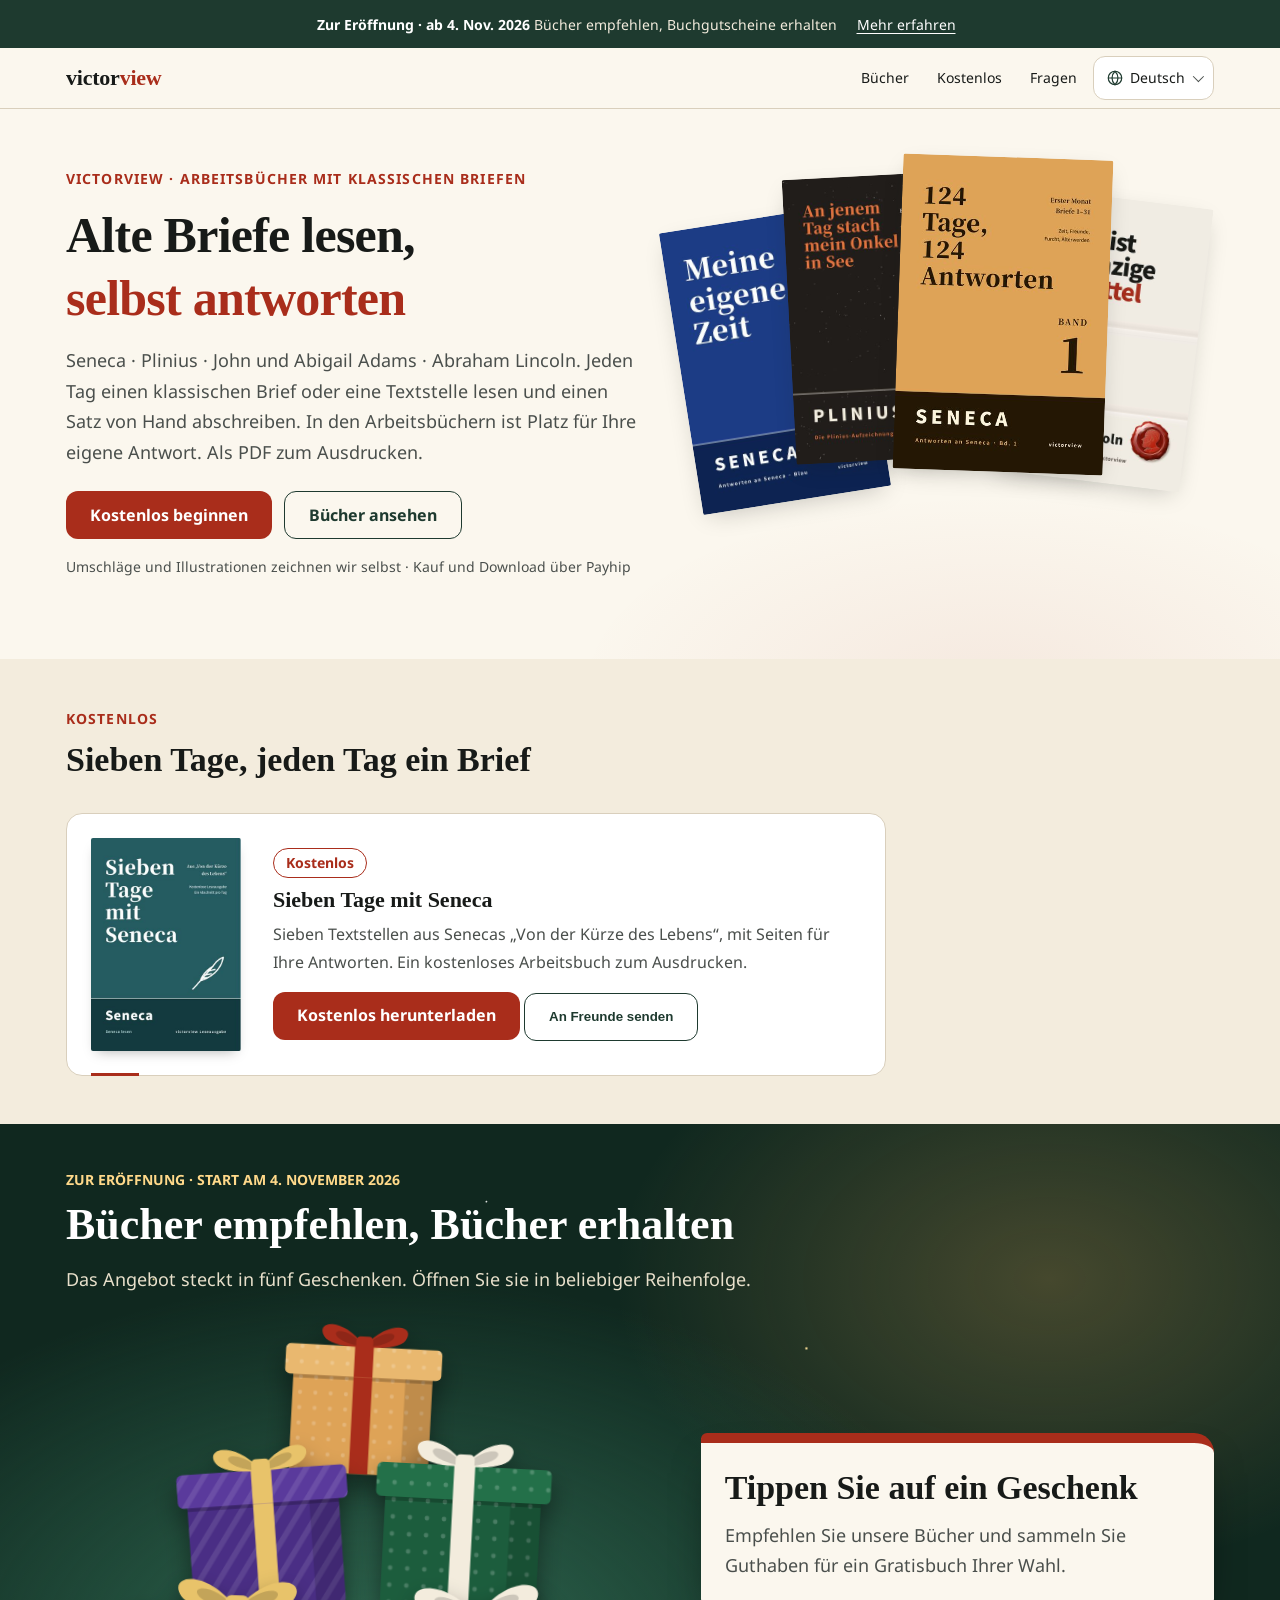
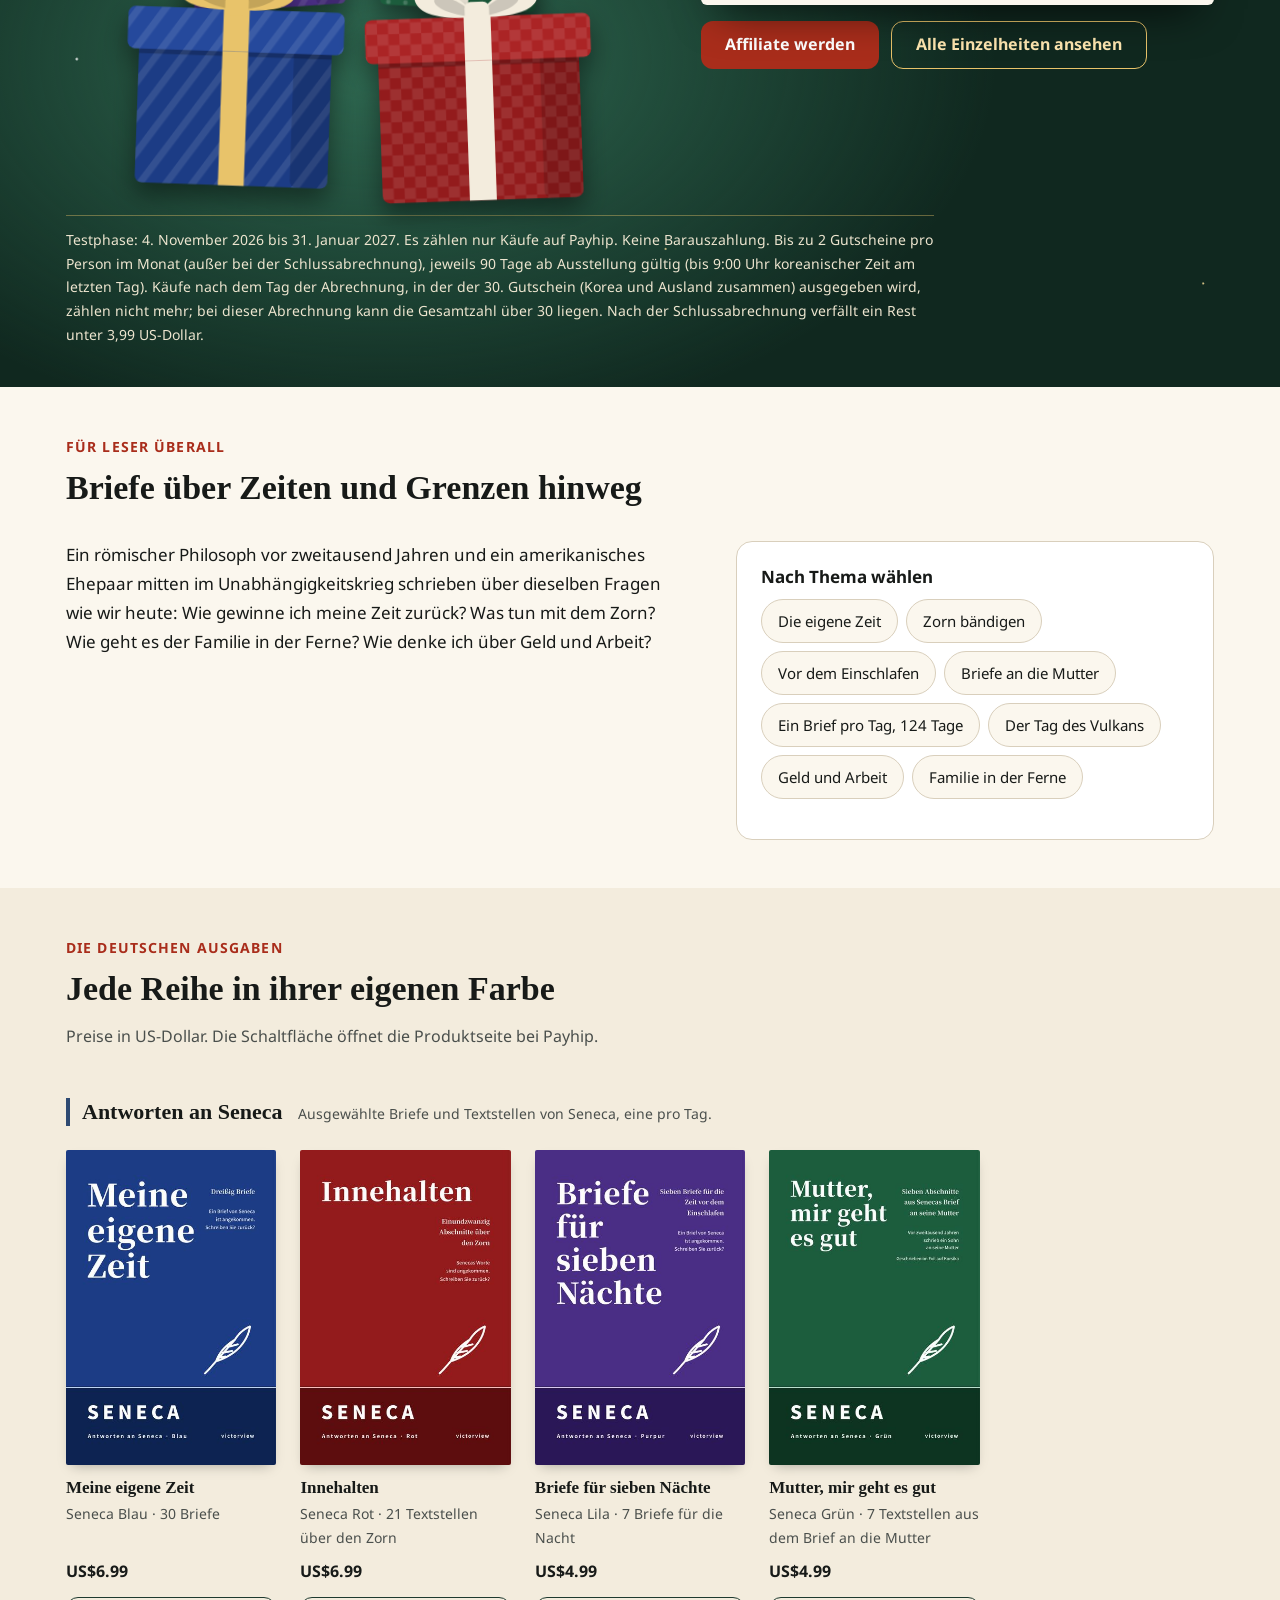
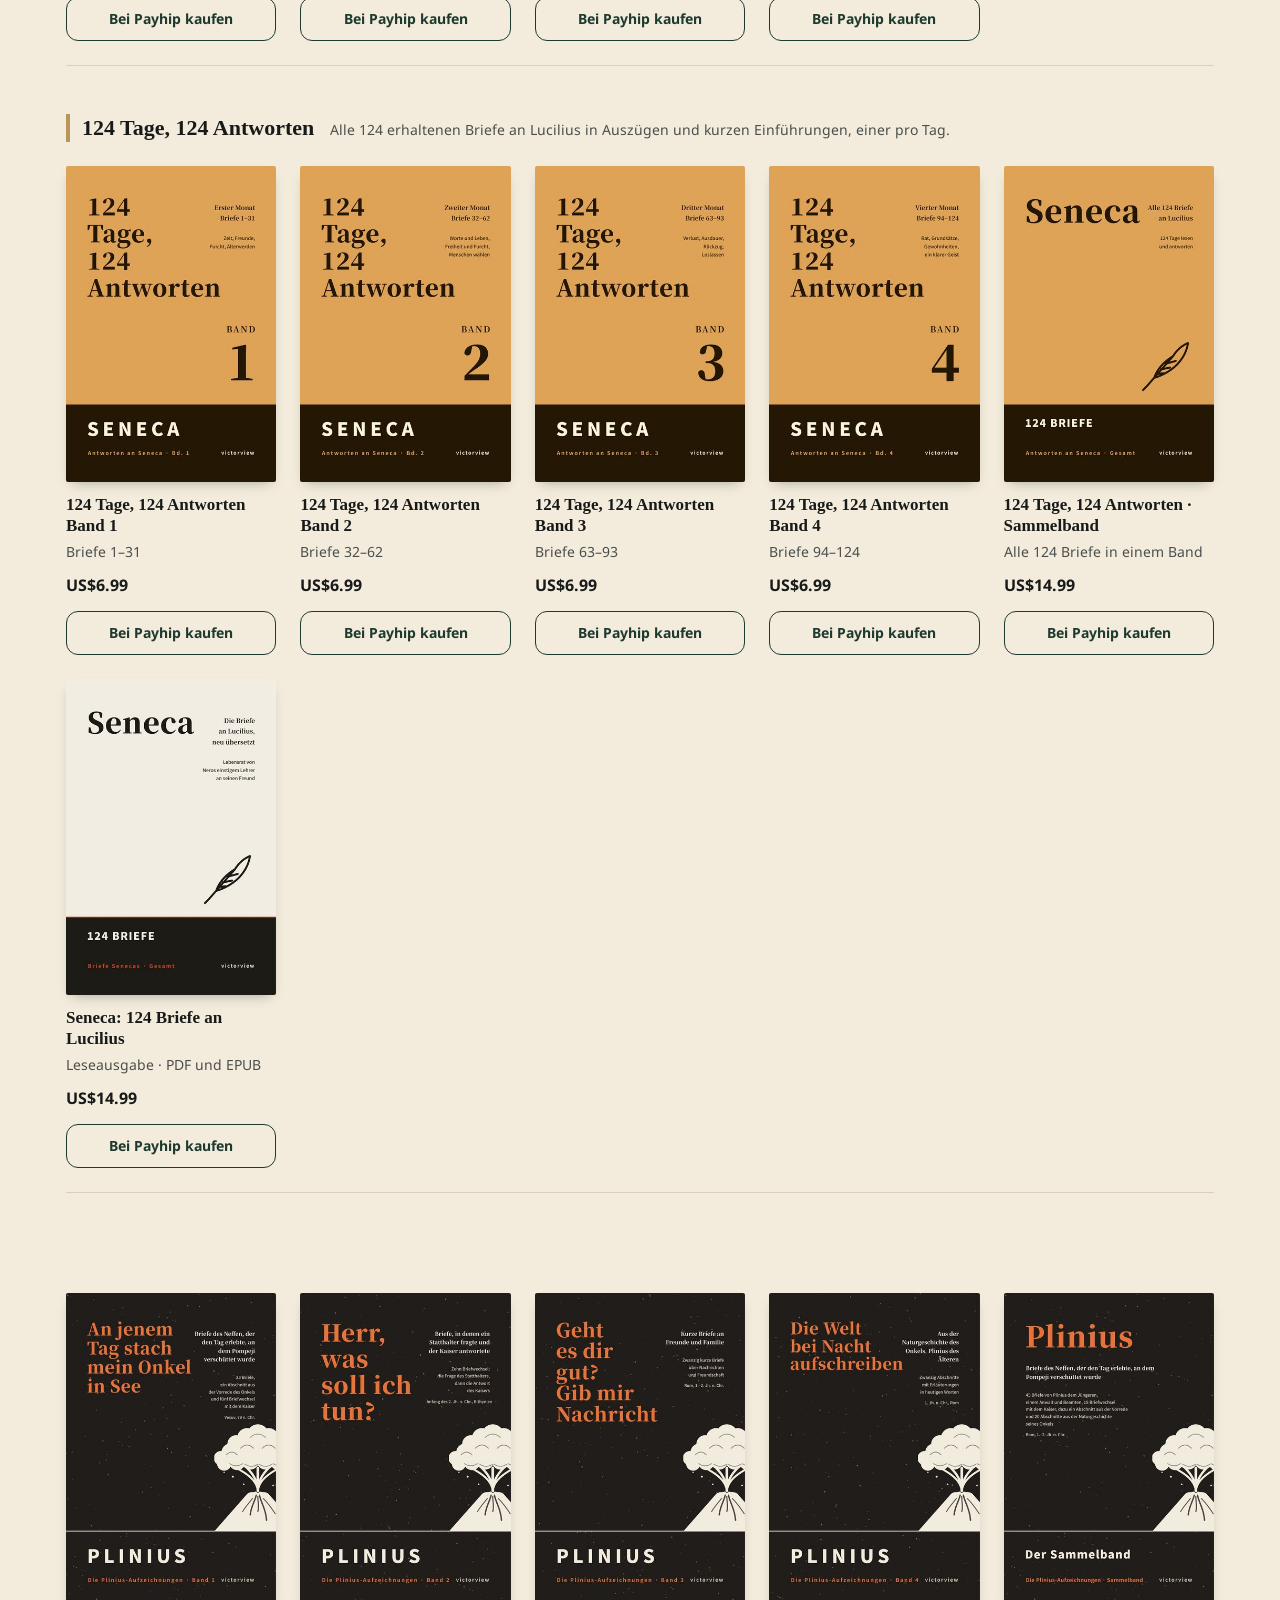
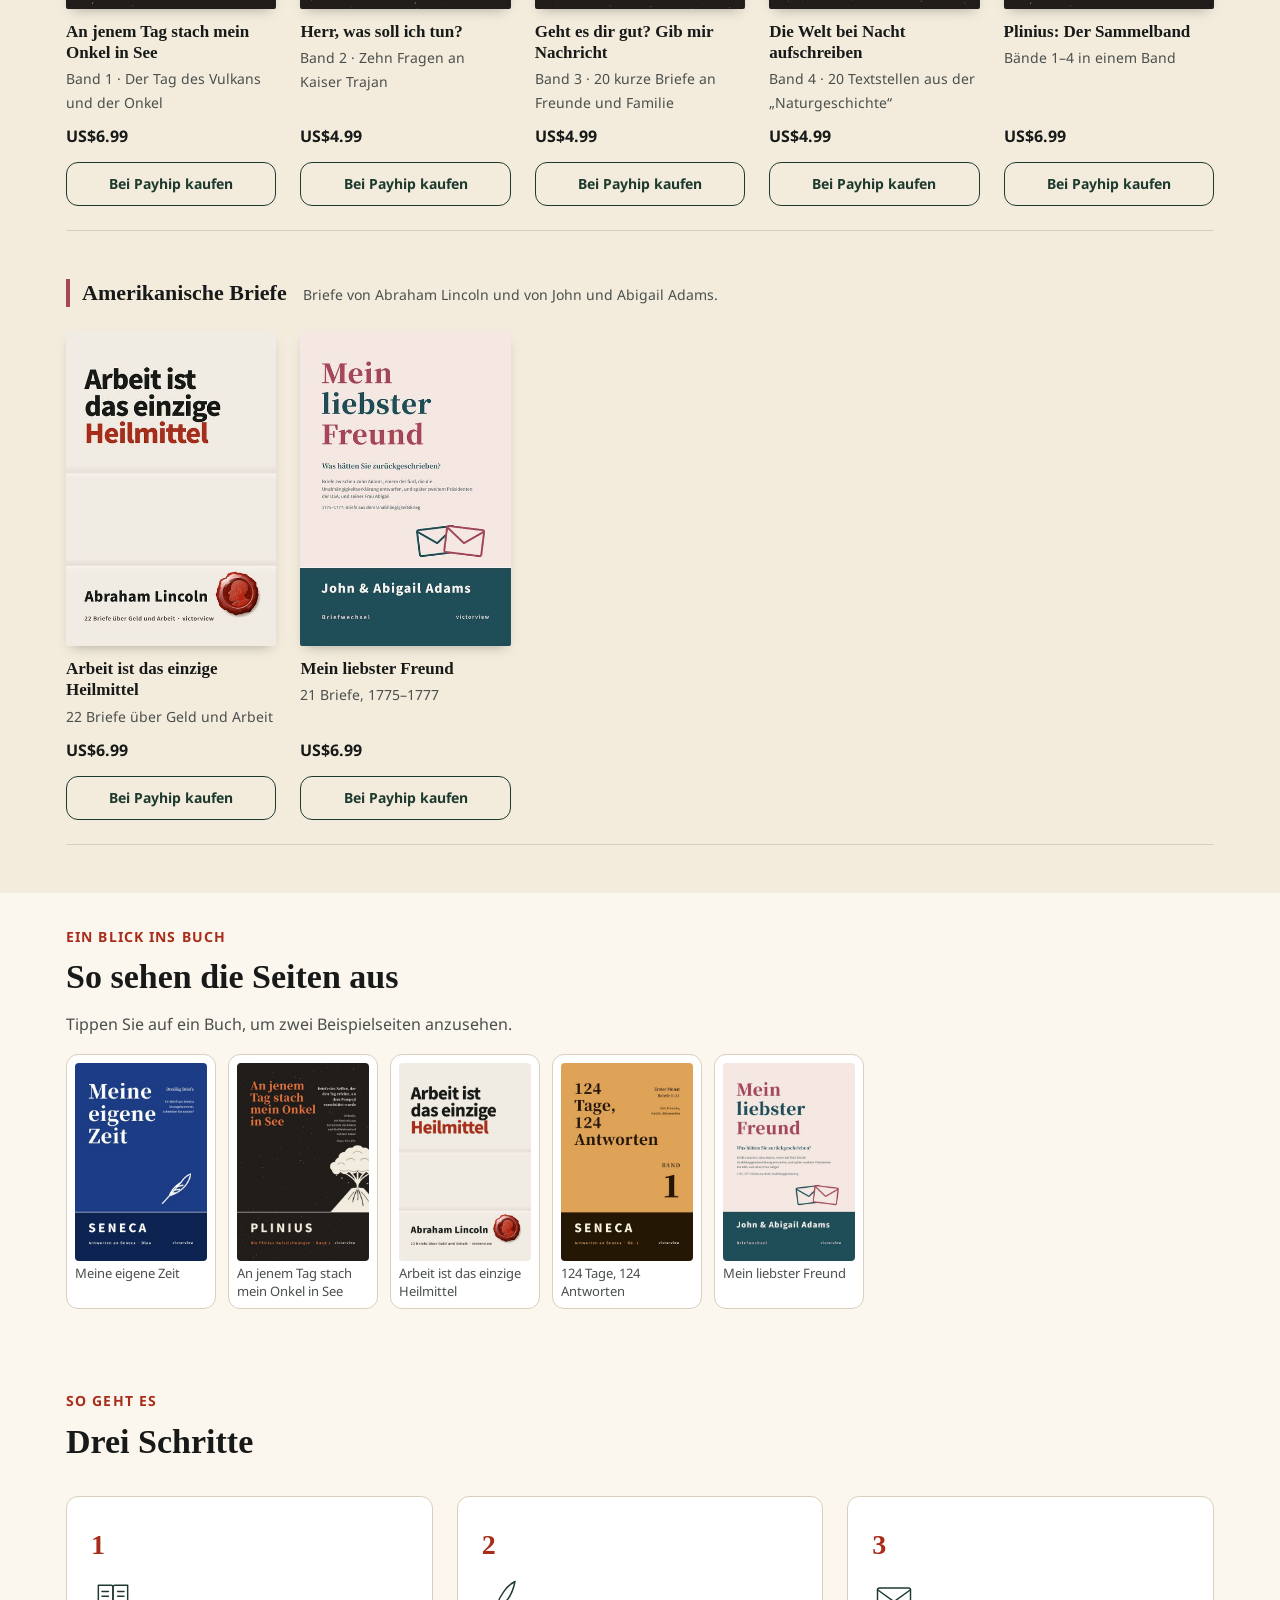
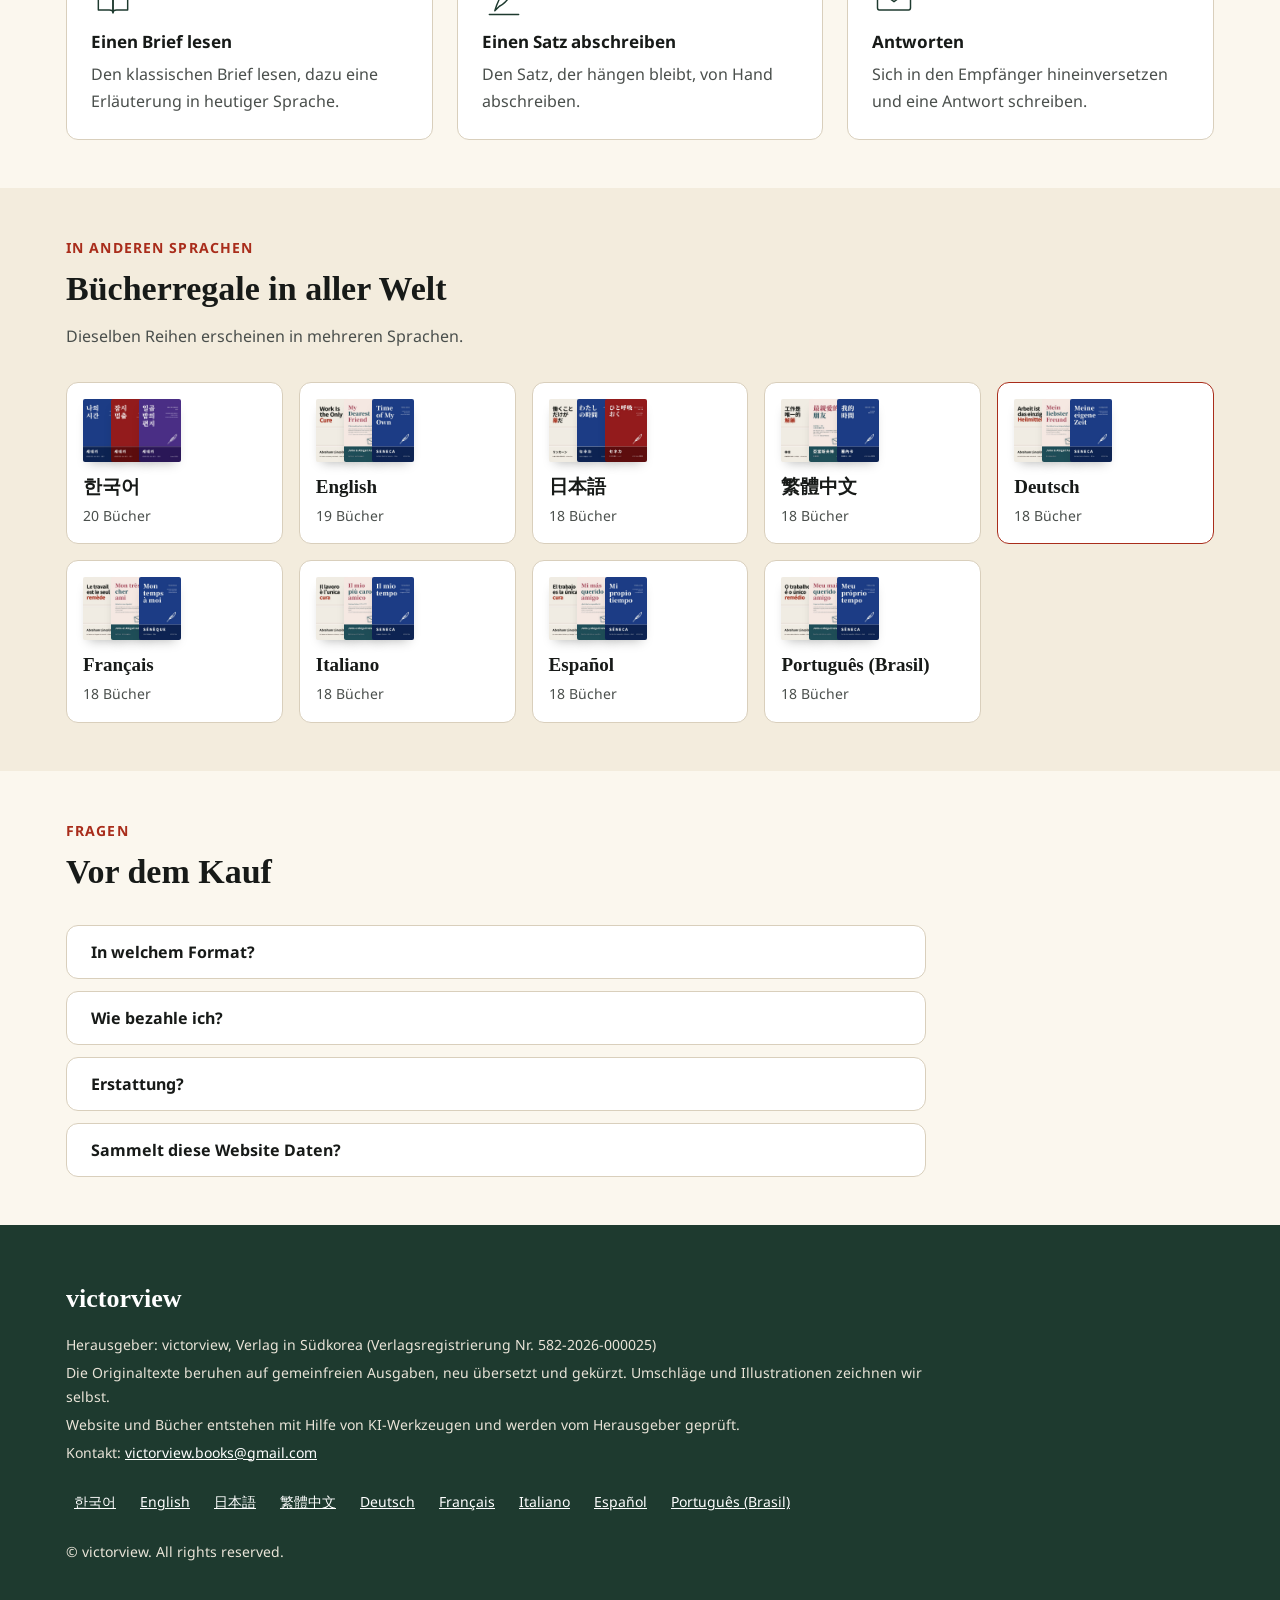
<file: de/index.html>
<!doctype html>
<html lang="de">
<head>
<meta charset="utf-8">
<meta name="viewport" content="width=device-width, initial-scale=1">
<link rel="icon" href="../favicon.ico" sizes="any">
<link rel="icon" type="image/png" sizes="32x32" href="../assets/icons/seal-32.png">
<link rel="apple-touch-icon" href="../assets/icons/apple-touch-icon.png">
<title>victorview · Klassische Briefe lesen und beantworten</title>
<meta name="description" content="Arbeitsbücher auf Deutsch: Briefe von Seneca · Plinius · John und Abigail Adams · Abraham Lincoln lesen und selbst antworten. PDF zum Ausdrucken.">

<meta property="og:type" content="website">
<meta property="og:title" content="victorview · Klassische Briefe lesen und beantworten">
<meta property="og:description" content="Arbeitsbücher auf Deutsch: Briefe von Seneca · Plinius · John und Abigail Adams · Abraham Lincoln lesen und selbst antworten. PDF zum Ausdrucken.">
<meta property="og:image" content="https://victorview.netlify.app/covers/de/blue.jpg">
<meta property="og:url" content="https://victorview.netlify.app/de/">
<link rel="canonical" href="https://victorview.netlify.app/de/">
<link rel="alternate" hreflang="ko" href="https://victorview.netlify.app/">
<link rel="alternate" hreflang="en" href="https://victorview.netlify.app/english.html">
<link rel="alternate" hreflang="ja" href="https://victorview.netlify.app/ja/">
<link rel="alternate" hreflang="zh-TW" href="https://victorview.netlify.app/zh-tw/">
<link rel="alternate" hreflang="de" href="https://victorview.netlify.app/de/">
<link rel="alternate" hreflang="fr" href="https://victorview.netlify.app/fr/">
<link rel="alternate" hreflang="it" href="https://victorview.netlify.app/it/">
<link rel="alternate" hreflang="es" href="https://victorview.netlify.app/es/">
<link rel="alternate" hreflang="pt-BR" href="https://victorview.netlify.app/pt-br/">
<link rel="alternate" hreflang="x-default" href="https://victorview.netlify.app/english.html">
<link rel="preconnect" href="https://fonts.googleapis.com">
<link rel="preconnect" href="https://fonts.gstatic.com" crossorigin>
<link rel="stylesheet" href="https://fonts.googleapis.com/css2?family=Noto+Sans:wght@400;500;700&family=Noto+Serif:wght@500;700;900&display=swap">
<link rel="stylesheet" href="../assets/global.css">
<link rel="stylesheet" href="../assets/lang.css">
<link rel="stylesheet" href="../assets/referral.css?v=20261103c">

</head>
<body class="no-js">
<a class="skip" href="#top">Zum Inhalt</a>
<div class="ref-band" role="region" aria-label="Zur Eröffnung · ab 4. Nov. 2026"><div class="wrap"><span><b>Zur Eröffnung · ab 4. Nov. 2026</b> Bücher empfehlen, Buchgutscheine erhalten</span><a href="#ref">Mehr erfahren</a></div></div>
<header class="site"><div class="wrap">
  <a class="logo" href="./">victor<i>view</i></a>
  <nav aria-label="menu"><a href="#books" class="hide-sm">Bücher</a><a href="#free" class="hide-sm">Kostenlos</a><a href="#faq" class="hide-sm">Fragen</a><details class="lang-pick"><summary aria-label="Sprache: Deutsch"><svg viewBox="0 0 24 24" aria-hidden="true"><circle cx="12" cy="12" r="9"/><path d="M3 12 H21 M12 3 C9 6 8 9 8 12 C8 15 9 18 12 21 C15 18 16 15 16 12 C16 9 15 6 12 3 Z"/></svg><span>Deutsch</span></summary><ul><li><a href="../" hreflang="ko" lang="ko">한국어</a></li><li><a href="../english.html" hreflang="en" lang="en">English</a></li><li><a href="../ja/" hreflang="ja" lang="ja">日本語</a></li><li><a href="../zh-tw/" hreflang="zh-TW" lang="zh-TW">繁體中文</a></li><li><a href="../de/" hreflang="de" lang="de" aria-current="true">Deutsch</a></li><li><a href="../fr/" hreflang="fr" lang="fr">Français</a></li><li><a href="../it/" hreflang="it" lang="it">Italiano</a></li><li><a href="../es/" hreflang="es" lang="es">Español</a></li><li><a href="../pt-br/" hreflang="pt-BR" lang="pt-BR">Português (Brasil)</a></li></ul></details></nav>
</div></header>
<main id="top">
<section class="hero"><div class="wrap">
  <div class="reveal">
    <span class="kicker">VICTORVIEW · ARBEITSBÜCHER MIT KLASSISCHEN BRIEFEN</span>
    <h1>Alte Briefe lesen,<br><em>selbst antworten</em></h1>
    <p class="lead">Seneca · Plinius · John und Abigail Adams · Abraham Lincoln. Jeden Tag einen klassischen Brief oder eine Textstelle lesen und einen Satz von Hand abschreiben. In den Arbeitsbüchern ist Platz für Ihre eigene Antwort. Als PDF zum Ausdrucken.</p>
    <div class="acts"><a class="btn" href="#free">Kostenlos beginnen</a><a class="btn ghost" href="#books">Bücher ansehen</a></div>
    <p class="note">Umschläge und Illustrationen zeichnen wir selbst · Kauf und Download über Payhip</p>
  </div>
  <div class="stack" aria-hidden="true"><img src="../covers/de/blue.jpg" alt="" width="400" height="600"><img src="../covers/de/pliny1.jpg" alt="" width="400" height="600"><img src="../covers/de/gold1.jpg" alt="" width="400" height="600" fetchpriority="high"><img src="../covers/de/lincoln.jpg" alt="" width="400" height="600"></div>
</div></section>
<section class="sec alt" id="free"><div class="wrap">
  <div class="sec-head reveal"><span class="kicker">KOSTENLOS</span><h2>Sieben Tage, jeden Tag ein Brief</h2></div>
  <div class="freebox reveal"><img src="../covers/de/free7.jpg" alt="Sieben Tage mit Seneca" width="400" height="600" loading="lazy"><div><span class="tag">Kostenlos</span><h3>Sieben Tage mit Seneca</h3><p>Sieben Textstellen aus Senecas „Von der Kürze des Lebens“, mit Seiten für Ihre Antworten. Ein kostenloses Arbeitsbuch zum Ausdrucken.</p><a class="btn" href="https://payhip.com/b/f6vB9" target="_blank" rel="noopener">Kostenlos herunterladen</a> <button class="btn ghost share-btn" type="button" data-url="https://victorview.netlify.app/de/#free" data-title="Sieben Tage mit Seneca" data-text="Sieben Textstellen von Seneca und jeden Tag eine Seite für Ihre Antwort – ein kostenloses Arbeitsbuch." data-done="Link kopiert" data-copy="Diesen Link kopieren">An Freunde senden</button></div></div>
</div></section>
<section class="ref-event" id="ref">
<div class="gift-stage" id="gift-stage" data-open="Geschenk öffnen" data-count="%n von 5 Geschenken geöffnet." data-done="Alle fünf Geschenke sind offen. Die Einzelheiten stehen unten."><div class="gift-fx" aria-hidden="true"></div><div class="wrap">
  <div class="gift-head"><p class="gift-kicker">ZUR ERÖFFNUNG · START AM 4. NOVEMBER 2026</p><h2>Bücher empfehlen, Bücher erhalten</h2><p class="gift-lead">Das Angebot steckt in fünf Geschenken. Öffnen Sie sie in beliebiger Reihenfolge.</p></div>
  <div class="gift-grid"><div class="gift-pile" id="gift-pile" role="group"></div><div class="gift-panel"><div aria-live="polite">
<article class="gift-card" data-box="intro" style="--c:#A92D1B"><h3>Tippen Sie auf ein Geschenk</h3><p>Empfehlen Sie unsere Bücher und sammeln Sie Guthaben für ein Gratisbuch Ihrer Wahl.</p></article>
<article class="gift-card" data-box="gold" style="--c:#B57B2E"><h3>Ein Gratisbuch Ihrer Wahl</h3><p>Erreicht Ihr Guthaben den Payhip-Preis eines Buchs, senden wir Ihnen einen Gutschein für dieses Buch.</p><p class="gift-small">Buchgutscheine statt Bargeld. Käufe werden einmal im Monat bestätigt.</p></article>
<article class="gift-card" data-box="purple" style="--c:#4A2E85"><h3>Ihr eigener Link</h3><p>Werden Sie Affiliate bei Payhip und teilen Sie Ihren persönlichen Link.</p><p class="gift-small">Payhip wertet den letzten Affiliate-Link, der in den 30 Tagen vor dem Kauf angeklickt wurde.</p></article>
<article class="gift-card" data-box="green" style="--c:#1C5D3D"><h3>30 % für Ihr Guthaben</h3><p>30 % des nach Rabatt gezahlten Betrags werden Ihrem Guthaben gutgeschrieben.</p><p class="gift-small">Eigene Käufe sowie stornierte oder erstattete Bestellungen zählen nicht.</p></article>
<article class="gift-card" data-box="blue" style="--c:#1C3C85"><h3>Als Affiliate-Link kennzeichnen</h3><p>Schreiben Sie beim Teilen gleich zu Beginn, dass Käufe über Ihren Link Ihnen Guthaben für Buchgutscheine einbringen.</p><p class="gift-small">Den genauen Wortlaut finden Sie in den Einzelheiten.</p></article>
<article class="gift-card" data-box="red" style="--c:#931B1C"><h3>Auf Payhip starten</h3><p>Drücken Sie die Schaltfläche und melden Sie sich bei Payhip als Affiliate an.</p><p class="gift-small">Ihren Affiliate-Namen und Ihre E-Mail-Adresse nutzen wir nur für dieses Programm.</p></article>
</div>
  <p class="gift-count" hidden></p>
  <div class="gift-acts"><a class="btn gift-go" href="https://payhip.com/auth/register/af6adc4852bcb3a" target="_blank" rel="noopener">Affiliate werden</a><a class="btn gift-ghost" href="#event-detail">Alle Einzelheiten ansehen</a></div></div></div>
  <p class="gift-terms">Testphase: 4. November 2026 bis 31. Januar 2027. Es zählen nur Käufe auf Payhip. Keine Barauszahlung. Bis zu 2 Gutscheine pro Person im Monat (außer bei der Schlussabrechnung), jeweils 90 Tage ab Ausstellung gültig (bis 9:00 Uhr koreanischer Zeit am letzten Tag). Käufe nach dem Tag der Abrechnung, in der der 30. Gutschein (Korea und Ausland zusammen) ausgegeben wird, zählen nicht mehr; bei dieser Abrechnung kann die Gesamtzahl über 30 liegen. Nach der Schlussabrechnung verfällt ein Rest unter 3,99 US-Dollar.</p>
</div></div>
<div class="wrap gift-more"><details id="event-detail"><summary>Alle Einzelheiten ansehen</summary><div class="gift-detail-in">
  <p>Werden Sie Affiliate bei uns auf Payhip. Kauft jemand über Ihren Link, werden 30 % des gezahlten Betrags nach Rabatt Ihrem Empfehlungsguthaben gutgeschrieben. Erreicht das Guthaben den Preis eines unserer Bücher auf Payhip, schicken wir Ihnen einen Gutschein, mit dem Sie dieses Buch kostenlos erhalten.</p>
  <p class="ref-key">30 % des Betrags nach Rabatt · Buchgutscheine, kein Geld · höchstens 2 pro Monat (nicht bei der letzten Abrechnung) · 30 insgesamt als Richtwert (kann überschritten werden)</p>
  <ul class="ref-fine"><li><b>Zählung</b> Payhip ordnet einen Kauf dem zuletzt angeklickten Affiliate-Link innerhalb der 30 Tage vor dem Kauf zu. 30 % des gezahlten Betrags nach Rabatt werden gutgeschrieben. Eigene Käufe sowie stornierte oder erstattete Bestellungen zählen nicht.</li><li><b>Abrechnung</b> Die Käufe eines Kalendermonats bestätigen wir Anfang des Folgemonats, abzüglich erstatteter Bestellungen. Bereits ausgestellte Gutscheine werden nicht zurückgefordert. Käufe zählen nach koreanischer Zeit je Kalendermonat und werden am ersten Freitag des Folgemonats bestätigt; eine Erstattung nach der Bestätigung wird bei der nächsten Abrechnung abgezogen.</li><li><b>Grenzen</b> Höchstens 2 Gutscheine pro Person und Monat. Käufe vor dem 4. November 2026 zählen nicht. In der Testphase (4. November 2026 – 31. Januar 2027) gelten insgesamt 30 Gutscheine für alle Teilnehmenden als Richtwert; Gutscheine aus dem Programm in Korea und über Payhip-Affiliates werden zusammengezählt. In der Abrechnung, in der der 30. Gutschein ausgegeben wird, erhalten alle, deren Guthaben bei dieser Abrechnung mindestens dem Preis eines Buches entspricht, ihre Gutscheine – im Rahmen von höchstens 2 pro Monat; insgesamt können es daher mehr als 30 sein. Danach wird kein weiteres Empfehlungsguthaben mehr gutgeschrieben; wir geben das bekannt. Käufe bis zum Ende des Tags der Abrechnung, in der der 30. Gutschein ausgegeben wird (koreanische Zeit), zählen weiterhin; spätere Käufe werden nicht mehr gutgeschrieben, und in keinem Fall Käufe nach dem 31. Januar 2027 (koreanische Zeit). Zählende, noch nicht bestätigte Käufe und bereits bestätigtes Guthaben werden bei der letzten Abrechnung abgerechnet. Bei der letzten Abrechnung der Testphase (5. Februar 2027, für Käufe bis 31. Januar 2027) entfällt die Grenze von 2 pro Monat: Sie erhalten alle Gutscheine, die Ihr restliches Guthaben ermöglicht; nur ein Rest unter dem Buchpreis verfällt. Wird der 30. Gutschein erst bei der letzten Abrechnung ausgegeben, gilt die Regel der letzten Abrechnung ohne Grenze von 2 pro Monat. Eine Erstattung nach der letzten Abrechnung ändert nichts an bereits ausgestellten Gutscheinen.</li><li><b>Guthaben</b> Bei einem Gutschein wird der Buchpreis vom Guthaben abgezogen, der Rest bleibt erhalten. Das Guthaben ist kein Geld und nicht übertragbar; es verfällt 6 Monate nach der letzten bestätigten Gutschrift. Bei der letzten Abrechnung verfällt nur ein Rest unter dem niedrigsten Buchpreis (3,99 US$). Gutscheine sind einmalig einlösbar und ab Ausstellung 90 Tage gültig (am letzten Tag bis 9:00 Uhr koreanischer Zeit).</li><li><b>Teilen und Datenschutz</b> Wenn Sie Ihren Link teilen, schreiben Sie gleich am Anfang: „Affiliate-Link – Käufe über diesen Link bringen mir Guthaben für Buchgutscheine; es gelten Bedingungen und Grenzen.“ Ihren Affiliate-Namen, Ihre E-Mail sowie Bestellnummern und Beträge aus dem Payhip-Bericht nutzen wir nur für dieses Programm. Wir löschen diese Daten 6 Monate nach der letzten bestätigten Gutschrift oder der Einlösung des letzten Gutscheins (ohne Einlösung: dem Ablauf) (je nachdem, was später liegt), bei Austritt am nächsten Bearbeitungstag – außer gesetzliche Aufbewahrungspflichten gelten. Änderungen kündigen wir 30 Tage vor Inkrafttreten an. Vor der Ankündigung angesammeltes Guthaben wird nach den bisherigen Bedingungen abgerechnet.</li></ul>
</div></details></div>
</section>
<section class="sec" id="bond"><div class="wrap">
  <div class="sec-head reveal"><span class="kicker">FÜR LESER ÜBERALL</span><h2>Briefe über Zeiten und Grenzen hinweg</h2></div>
  <div class="bond"><div class="txt reveal"><p>Ein römischer Philosoph vor zweitausend Jahren und ein amerikanisches Ehepaar mitten im Unabhängigkeitskrieg schrieben über dieselben Fragen wie wir heute: Wie gewinne ich meine Zeit zurück? Was tun mit dem Zorn? Wie geht es der Familie in der Ferne? Wie denke ich über Geld und Arbeit?</p></div><div class="themes-box reveal"><h3>Nach Thema wählen</h3><ul class="themes"><li><a href="#b-blue">Die eigene Zeit</a></li><li><a href="#b-red">Zorn bändigen</a></li><li><a href="#b-purple">Vor dem Einschlafen</a></li><li><a href="#b-green">Briefe an die Mutter</a></li><li><a href="#b-goldall">Ein Brief pro Tag, 124 Tage</a></li><li><a href="#b-pliny1">Der Tag des Vulkans</a></li><li><a href="#b-lincoln">Geld und Arbeit</a></li><li><a href="#b-adams">Familie in der Ferne</a></li></ul></div></div>
</div></section>
<section class="sec alt" id="books"><div class="wrap">
  <div class="sec-head reveal"><span class="kicker">DIE DEUTSCHEN AUSGABEN</span><h2>Jede Reihe in ihrer eigenen Farbe</h2><p>Preise in US-Dollar. Die Schaltfläche öffnet die Produktseite bei Payhip.</p></div>
<div class="series" style="--band:#2E4A72"><div class="series-head reveal"><h3>Antworten an Seneca</h3><p>Ausgewählte Briefe und Textstellen von Seneca, eine pro Tag.</p></div><div class="shelf"><article class="card reveal" id="b-blue"><div class="cv"><img src="../covers/de/blue.jpg" alt="Meine eigene Zeit" width="400" height="600" loading="lazy" decoding="async"></div><h4>Meine eigene Zeit</h4><p class="sub">Seneca Blau · 30 Briefe</p><p class="price">US$6.99</p><a class="btn sm" href="https://payhip.com/b/IxTfl" target="_blank" rel="noopener">Bei Payhip kaufen</a></article><article class="card reveal" id="b-red"><div class="cv"><img src="../covers/de/red.jpg" alt="Innehalten" width="400" height="600" loading="lazy" decoding="async"></div><h4>Innehalten</h4><p class="sub">Seneca Rot · 21 Textstellen über den Zorn</p><p class="price">US$6.99</p><a class="btn sm" href="https://payhip.com/b/D7xFH" target="_blank" rel="noopener">Bei Payhip kaufen</a></article><article class="card reveal" id="b-purple"><div class="cv"><img src="../covers/de/purple.jpg" alt="Briefe für sieben Nächte" width="400" height="600" loading="lazy" decoding="async"></div><h4>Briefe für sieben Nächte</h4><p class="sub">Seneca Lila · 7 Briefe für die Nacht</p><p class="price">US$4.99</p><a class="btn sm" href="https://payhip.com/b/KGPQb" target="_blank" rel="noopener">Bei Payhip kaufen</a></article><article class="card reveal" id="b-green"><div class="cv"><img src="../covers/de/green.jpg" alt="Mutter, mir geht es gut" width="400" height="600" loading="lazy" decoding="async"></div><h4>Mutter, mir geht es gut</h4><p class="sub">Seneca Grün · 7 Textstellen aus dem Brief an die Mutter</p><p class="price">US$4.99</p><a class="btn sm" href="https://payhip.com/b/mHi5B" target="_blank" rel="noopener">Bei Payhip kaufen</a></article></div></div>
<div class="series" style="--band:#B8955A"><div class="series-head reveal"><h3>124 Tage, 124 Antworten</h3><p>Alle 124 erhaltenen Briefe an Lucilius in Auszügen und kurzen Einführungen, einer pro Tag.</p></div><div class="shelf"><article class="card reveal" id="b-gold1"><div class="cv"><img src="../covers/de/gold1.jpg" alt="124 Tage, 124 Antworten Band 1" width="400" height="600" loading="lazy" decoding="async"></div><h4>124 Tage, 124 Antworten Band 1</h4><p class="sub">Briefe 1–31</p><p class="price">US$6.99</p><a class="btn sm" href="https://payhip.com/b/GCdMS" target="_blank" rel="noopener">Bei Payhip kaufen</a></article><article class="card reveal" id="b-gold2"><div class="cv"><img src="../covers/de/gold2.jpg" alt="124 Tage, 124 Antworten Band 2" width="400" height="600" loading="lazy" decoding="async"></div><h4>124 Tage, 124 Antworten Band 2</h4><p class="sub">Briefe 32–62</p><p class="price">US$6.99</p><a class="btn sm" href="https://payhip.com/b/usBVG" target="_blank" rel="noopener">Bei Payhip kaufen</a></article><article class="card reveal" id="b-gold3"><div class="cv"><img src="../covers/de/gold3.jpg" alt="124 Tage, 124 Antworten Band 3" width="400" height="600" loading="lazy" decoding="async"></div><h4>124 Tage, 124 Antworten Band 3</h4><p class="sub">Briefe 63–93</p><p class="price">US$6.99</p><a class="btn sm" href="https://payhip.com/b/CXqp2" target="_blank" rel="noopener">Bei Payhip kaufen</a></article><article class="card reveal" id="b-gold4"><div class="cv"><img src="../covers/de/gold4.jpg" alt="124 Tage, 124 Antworten Band 4" width="400" height="600" loading="lazy" decoding="async"></div><h4>124 Tage, 124 Antworten Band 4</h4><p class="sub">Briefe 94–124</p><p class="price">US$6.99</p><a class="btn sm" href="https://payhip.com/b/oqgJQ" target="_blank" rel="noopener">Bei Payhip kaufen</a></article><article class="card reveal" id="b-goldall"><div class="cv"><img src="../covers/de/goldall.jpg" alt="124 Tage, 124 Antworten · Sammelband" width="400" height="600" loading="lazy" decoding="async"></div><h4>124 Tage, 124 Antworten · Sammelband</h4><p class="sub">Alle 124 Briefe in einem Band</p><p class="price">US$14.99</p><a class="btn sm" href="https://payhip.com/b/DA5Y6" target="_blank" rel="noopener">Bei Payhip kaufen</a></article><article class="card reveal" id="b-seneca124"><div class="cv"><img src="../covers/de/seneca124.jpg" alt="Seneca: 124 Briefe an Lucilius" width="400" height="600" loading="lazy" decoding="async"></div><h4>Seneca: 124 Briefe an Lucilius</h4><p class="sub">Leseausgabe · PDF und EPUB</p><p class="price">US$14.99</p><a class="btn sm" href="https://payhip.com/b/PklbG" target="_blank" rel="noopener">Bei Payhip kaufen</a></article></div></div>
<div class="series" style="--band:#E8743B"><div class="series-head reveal"><h3>Die Plinius-Bücher</h3><p>Der Bericht des Neffen über den Ausbruch des Vesuvs und die „Naturgeschichte“ seines Onkels.</p></div><div class="shelf"><article class="card reveal" id="b-pliny1"><div class="cv"><img src="../covers/de/pliny1.jpg" alt="An jenem Tag stach mein Onkel in See" width="400" height="600" loading="lazy" decoding="async"></div><h4>An jenem Tag stach mein Onkel in See</h4><p class="sub">Band 1 · Der Tag des Vulkans und der Onkel</p><p class="price">US$6.99</p><a class="btn sm" href="https://payhip.com/b/2kqPC" target="_blank" rel="noopener">Bei Payhip kaufen</a></article><article class="card reveal" id="b-pliny2"><div class="cv"><img src="../covers/de/pliny2.jpg" alt="Herr, was soll ich tun?" width="400" height="600" loading="lazy" decoding="async"></div><h4>Herr, was soll ich tun?</h4><p class="sub">Band 2 · Zehn Fragen an Kaiser Trajan</p><p class="price">US$4.99</p><a class="btn sm" href="https://payhip.com/b/swl0R" target="_blank" rel="noopener">Bei Payhip kaufen</a></article><article class="card reveal" id="b-pliny3"><div class="cv"><img src="../covers/de/pliny3.jpg" alt="Geht es dir gut? Gib mir Nachricht" width="400" height="600" loading="lazy" decoding="async"></div><h4>Geht es dir gut? Gib mir Nachricht</h4><p class="sub">Band 3 · 20 kurze Briefe an Freunde und Familie</p><p class="price">US$4.99</p><a class="btn sm" href="https://payhip.com/b/5x1wS" target="_blank" rel="noopener">Bei Payhip kaufen</a></article><article class="card reveal" id="b-pliny4"><div class="cv"><img src="../covers/de/pliny4.jpg" alt="Die Welt bei Nacht aufschreiben" width="400" height="600" loading="lazy" decoding="async"></div><h4>Die Welt bei Nacht aufschreiben</h4><p class="sub">Band 4 · 20 Textstellen aus der „Naturgeschichte“</p><p class="price">US$4.99</p><a class="btn sm" href="https://payhip.com/b/0qjpM" target="_blank" rel="noopener">Bei Payhip kaufen</a></article><article class="card reveal" id="b-plinyall"><div class="cv"><img src="../covers/de/plinyall.jpg" alt="Plinius: Der Sammelband" width="400" height="600" loading="lazy" decoding="async"></div><h4>Plinius: Der Sammelband</h4><p class="sub">Bände 1–4 in einem Band</p><p class="price">US$6.99</p><a class="btn sm" href="https://payhip.com/b/52kOV" target="_blank" rel="noopener">Bei Payhip kaufen</a></article></div></div>
<div class="series" style="--band:#A8475A"><div class="series-head reveal"><h3>Amerikanische Briefe</h3><p>Briefe von Abraham Lincoln und von John und Abigail Adams.</p></div><div class="shelf"><article class="card reveal" id="b-lincoln"><div class="cv"><img src="../covers/de/lincoln.jpg" alt="Arbeit ist das einzige Heilmittel" width="400" height="600" loading="lazy" decoding="async"></div><h4>Arbeit ist das einzige Heilmittel</h4><p class="sub">22 Briefe über Geld und Arbeit</p><p class="price">US$6.99</p><a class="btn sm" href="https://payhip.com/b/yHBNU" target="_blank" rel="noopener">Bei Payhip kaufen</a></article><article class="card reveal" id="b-adams"><div class="cv"><img src="../covers/de/adams.jpg" alt="Mein liebster Freund" width="400" height="600" loading="lazy" decoding="async"></div><h4>Mein liebster Freund</h4><p class="sub">21 Briefe, 1775–1777</p><p class="price">US$6.99</p><a class="btn sm" href="https://payhip.com/b/oJc1A" target="_blank" rel="noopener">Bei Payhip kaufen</a></article></div></div>
</div></section>
<section class="sec" id="peek"><div class="wrap"><div class="sec-head reveal"><span class="kicker">EIN BLICK INS BUCH</span><h2>So sehen die Seiten aus</h2><p>Tippen Sie auf ein Buch, um zwei Beispielseiten anzusehen.</p></div><div class="peek n5"><figure tabindex="0" role="button" data-pages="covers/preview/de-blue-1.jpg|covers/preview/de-blue-2.jpg" aria-label="Meine eigene Zeit · Beispielseiten ansehen"><img src="../covers/de/blue.jpg" alt="Meine eigene Zeit" width="400" height="600" loading="lazy" decoding="async"><figcaption>Meine eigene Zeit</figcaption></figure><figure tabindex="0" role="button" data-pages="covers/preview/de-pliny1-1.jpg|covers/preview/de-pliny1-2.jpg" aria-label="An jenem Tag stach mein Onkel in See · Beispielseiten ansehen"><img src="../covers/de/pliny1.jpg" alt="An jenem Tag stach mein Onkel in See" width="400" height="600" loading="lazy" decoding="async"><figcaption>An jenem Tag stach mein Onkel in See</figcaption></figure><figure tabindex="0" role="button" data-pages="covers/preview/de-lincoln-1.jpg|covers/preview/de-lincoln-2.jpg" aria-label="Arbeit ist das einzige Heilmittel · Beispielseiten ansehen"><img src="../covers/de/lincoln.jpg" alt="Arbeit ist das einzige Heilmittel" width="400" height="600" loading="lazy" decoding="async"><figcaption>Arbeit ist das einzige Heilmittel</figcaption></figure><figure tabindex="0" role="button" data-pages="covers/preview/de-gold1-1.jpg|covers/preview/de-gold1-2.jpg" aria-label="124 Tage, 124 Antworten · Beispielseiten ansehen"><img src="../covers/de/gold1.jpg" alt="124 Tage, 124 Antworten" width="400" height="600" loading="lazy" decoding="async"><figcaption>124 Tage, 124 Antworten</figcaption></figure><figure tabindex="0" role="button" data-pages="covers/preview/de-adams-1.jpg|covers/preview/de-adams-2.jpg" aria-label="Mein liebster Freund · Beispielseiten ansehen"><img src="../covers/de/adams.jpg" alt="Mein liebster Freund" width="400" height="600" loading="lazy" decoding="async"><figcaption>Mein liebster Freund</figcaption></figure></div></div></section>
<section class="sec" id="how"><div class="wrap"><div class="sec-head reveal"><span class="kicker">SO GEHT ES</span><h2>Drei Schritte</h2></div><ol class="steps"><li class="reveal"><svg viewBox="0 0 48 48" aria-hidden="true"><path d="M8 10 H22 C24 10 24 12 24 12 V40 C24 38 22 37 20 37 H8 Z"/><path d="M40 10 H26 C24 10 24 12 24 12 V40 C24 38 26 37 28 37 H40 Z"/><path d="M12 17 H19 M12 22 H19 M29 17 H36 M29 22 H36"/></svg><b>Einen Brief lesen</b><span>Den klassischen Brief lesen, dazu eine Erläuterung in heutiger Sprache.</span></li><li class="reveal"><svg viewBox="0 0 48 48" aria-hidden="true"><path d="M36 6 C28 10 20 20 16 32 L14 38 L19 33 C27 29 33 21 36 6 Z"/><path d="M8 42 H40"/></svg><b>Einen Satz abschreiben</b><span>Den Satz, der hängen bleibt, von Hand abschreiben.</span></li><li class="reveal"><svg viewBox="0 0 48 48" aria-hidden="true"><rect x="6" y="13" width="36" height="24" rx="2"/><path d="M6 15 L24 28 L42 15"/></svg><b>Antworten</b><span>Sich in den Empfänger hineinversetzen und eine Antwort schreiben.</span></li></ol></div></section>
<section class="sec alt" id="world"><div class="wrap"><div class="sec-head reveal"><span class="kicker">IN ANDEREN SPRACHEN</span><h2>Bücherregale in aller Welt</h2><p>Dieselben Reihen erscheinen in mehreren Sprachen.</p></div><ul class="world"><li><a href="../" hreflang="ko"><span class="thumbs"><img src="../covers/ko/01.jpg" alt="" width="42" height="63" loading="lazy" decoding="async"><img src="../covers/ko/02.jpg" alt="" width="42" height="63" loading="lazy" decoding="async"><img src="../covers/ko/03.jpg" alt="" width="42" height="63" loading="lazy" decoding="async"></span><b lang="ko">한국어</b><span>20 Bücher</span></a></li><li><a href="../english.html" hreflang="en"><span class="thumbs"><img src="../covers/en/lincoln.jpg" alt="" width="42" height="63" loading="lazy" decoding="async"><img src="../covers/en/adams.jpg" alt="" width="42" height="63" loading="lazy" decoding="async"><img src="../covers/en/blue.jpg" alt="" width="42" height="63" loading="lazy" decoding="async"></span><b lang="en">English</b><span>19 Bücher</span></a></li><li><a href="../ja/" hreflang="ja"><span class="thumbs"><img src="../covers/ja/lincoln.jpg" alt="" width="42" height="63" loading="lazy" decoding="async"><img src="../covers/ja/blue.jpg" alt="" width="42" height="63" loading="lazy" decoding="async"><img src="../covers/ja/red.jpg" alt="" width="42" height="63" loading="lazy" decoding="async"></span><b lang="ja">日本語</b><span>18 Bücher</span></a></li><li><a href="../zh-tw/" hreflang="zh-TW"><span class="thumbs"><img src="../covers/zh/lincoln.jpg" alt="" width="42" height="63" loading="lazy" decoding="async"><img src="../covers/zh/adams.jpg" alt="" width="42" height="63" loading="lazy" decoding="async"><img src="../covers/zh/blue.jpg" alt="" width="42" height="63" loading="lazy" decoding="async"></span><b lang="zh-TW">繁體中文</b><span>18 Bücher</span></a></li><li><a href="../de/" hreflang="de" aria-current="page"><span class="thumbs"><img src="../covers/de/lincoln.jpg" alt="" width="42" height="63" loading="lazy" decoding="async"><img src="../covers/de/adams.jpg" alt="" width="42" height="63" loading="lazy" decoding="async"><img src="../covers/de/blue.jpg" alt="" width="42" height="63" loading="lazy" decoding="async"></span><b lang="de">Deutsch</b><span>18 Bücher</span></a></li><li><a href="../fr/" hreflang="fr"><span class="thumbs"><img src="../covers/fr/lincoln.jpg" alt="" width="42" height="63" loading="lazy" decoding="async"><img src="../covers/fr/adams.jpg" alt="" width="42" height="63" loading="lazy" decoding="async"><img src="../covers/fr/blue.jpg" alt="" width="42" height="63" loading="lazy" decoding="async"></span><b lang="fr">Français</b><span>18 Bücher</span></a></li><li><a href="../it/" hreflang="it"><span class="thumbs"><img src="../covers/it/lincoln.jpg" alt="" width="42" height="63" loading="lazy" decoding="async"><img src="../covers/it/adams.jpg" alt="" width="42" height="63" loading="lazy" decoding="async"><img src="../covers/it/blue.jpg" alt="" width="42" height="63" loading="lazy" decoding="async"></span><b lang="it">Italiano</b><span>18 Bücher</span></a></li><li><a href="../es/" hreflang="es"><span class="thumbs"><img src="../covers/es/lincoln.jpg" alt="" width="42" height="63" loading="lazy" decoding="async"><img src="../covers/es/adams.jpg" alt="" width="42" height="63" loading="lazy" decoding="async"><img src="../covers/es/blue.jpg" alt="" width="42" height="63" loading="lazy" decoding="async"></span><b lang="es">Español</b><span>18 Bücher</span></a></li><li><a href="../pt-br/" hreflang="pt-BR"><span class="thumbs"><img src="../covers/pt/lincoln.jpg" alt="" width="42" height="63" loading="lazy" decoding="async"><img src="../covers/pt/adams.jpg" alt="" width="42" height="63" loading="lazy" decoding="async"><img src="../covers/pt/blue.jpg" alt="" width="42" height="63" loading="lazy" decoding="async"></span><b lang="pt-BR">Português (Brasil)</b><span>18 Bücher</span></a></li></ul></div></section>
<section class="sec faq" id="faq"><div class="wrap"><div class="sec-head reveal"><span class="kicker">FRAGEN</span><h2>Vor dem Kauf</h2></div><details><summary>In welchem Format?</summary><p>PDF zum Ausdrucken (A4 und US Letter). Manche Bücher enthalten zusätzlich eine Leseausgabe oder ein EPUB – siehe die jeweilige Produktseite.</p></details><details><summary>Wie bezahle ich?</summary><p>Kauf und Download laufen über Payhip. Die Preise sind in US-Dollar angegeben.</p></details><details><summary>Erstattung?</summary><p>Nach dem Download kann der Widerruf (die Erstattung) bei bloßer Meinungsänderung eingeschränkt sein. Bitte sehen Sie sich vor dem Kauf die Leseprobe im Buch und die Produktseite genau an. Lässt sich die Datei nicht öffnen oder weicht das erhaltene Buch von der Beschreibung ab, erstatten wir den Kaufpreis (Kontakt: <a href="mailto:victorview.books@gmail.com">victorview.books@gmail.com</a>). Die gesetzlichen Verbraucherrechte bleiben davon unberührt.</p></details><details><summary>Sammelt diese Website Daten?</summary><p>Auf dieser Website gibt es keine Registrierung, keine Zahlung und keine Formulare, auch keine Analyse- oder Werbe-Cookies. Die Website wird über Netlify ausgeliefert, die Schriften kommen von Google Fonts.</p></details></div></section>
</main>
<footer><div class="wrap">
  <p class="flogo">victorview</p>
  <p>Herausgeber: victorview, Verlag in Südkorea (Verlagsregistrierung Nr. 582-2026-000025)</p><p>Die Originaltexte beruhen auf gemeinfreien Ausgaben, neu übersetzt und gekürzt. Umschläge und Illustrationen zeichnen wir selbst.</p><p>Website und Bücher entstehen mit Hilfe von KI-Werkzeugen und werden vom Herausgeber geprüft.</p>
  <p>Kontakt: <a href="mailto:victorview.books@gmail.com">victorview.books@gmail.com</a></p>
  <ul class="langs"><li><a href="../" hreflang="ko" lang="ko">한국어</a></li><li><a href="../english.html" hreflang="en" lang="en">English</a></li><li><a href="../ja/" hreflang="ja" lang="ja">日本語</a></li><li><a href="../zh-tw/" hreflang="zh-TW" lang="zh-TW">繁體中文</a></li><li><a href="../de/" hreflang="de" lang="de">Deutsch</a></li><li><a href="../fr/" hreflang="fr" lang="fr">Français</a></li><li><a href="../it/" hreflang="it" lang="it">Italiano</a></li><li><a href="../es/" hreflang="es" lang="es">Español</a></li><li><a href="../pt-br/" hreflang="pt-BR" lang="pt-BR">Português (Brasil)</a></li></ul>
  <p>© victorview. All rights reserved.</p>
</div></footer>
<script src="../assets/lang.js" defer></script>
<script src="../assets/share.js" defer></script>
<script src="../assets/jump.js" defer></script>
<script src="../assets/zoom.js" defer></script>
<script src="../assets/celebrate.js" defer></script>
<script src="../assets/gift.js?v=20261103c" defer></script>
<script>
(function () {
  document.body.classList.remove('no-js');
  var els = [].slice.call(document.querySelectorAll('.reveal'));
  if (!('IntersectionObserver' in window) || window.matchMedia('(prefers-reduced-motion: reduce)').matches) { els.forEach(function (el) { el.classList.add('in'); }); return; }
  var io = new IntersectionObserver(function (es) { es.forEach(function (e) { if (e.isIntersecting) { e.target.classList.add('in'); io.unobserve(e.target); } }); }, { rootMargin: '0px 0px -8% 0px' });
  els.forEach(function (el) { io.observe(el); });
})();
</script>
</body>
</html>
</file>
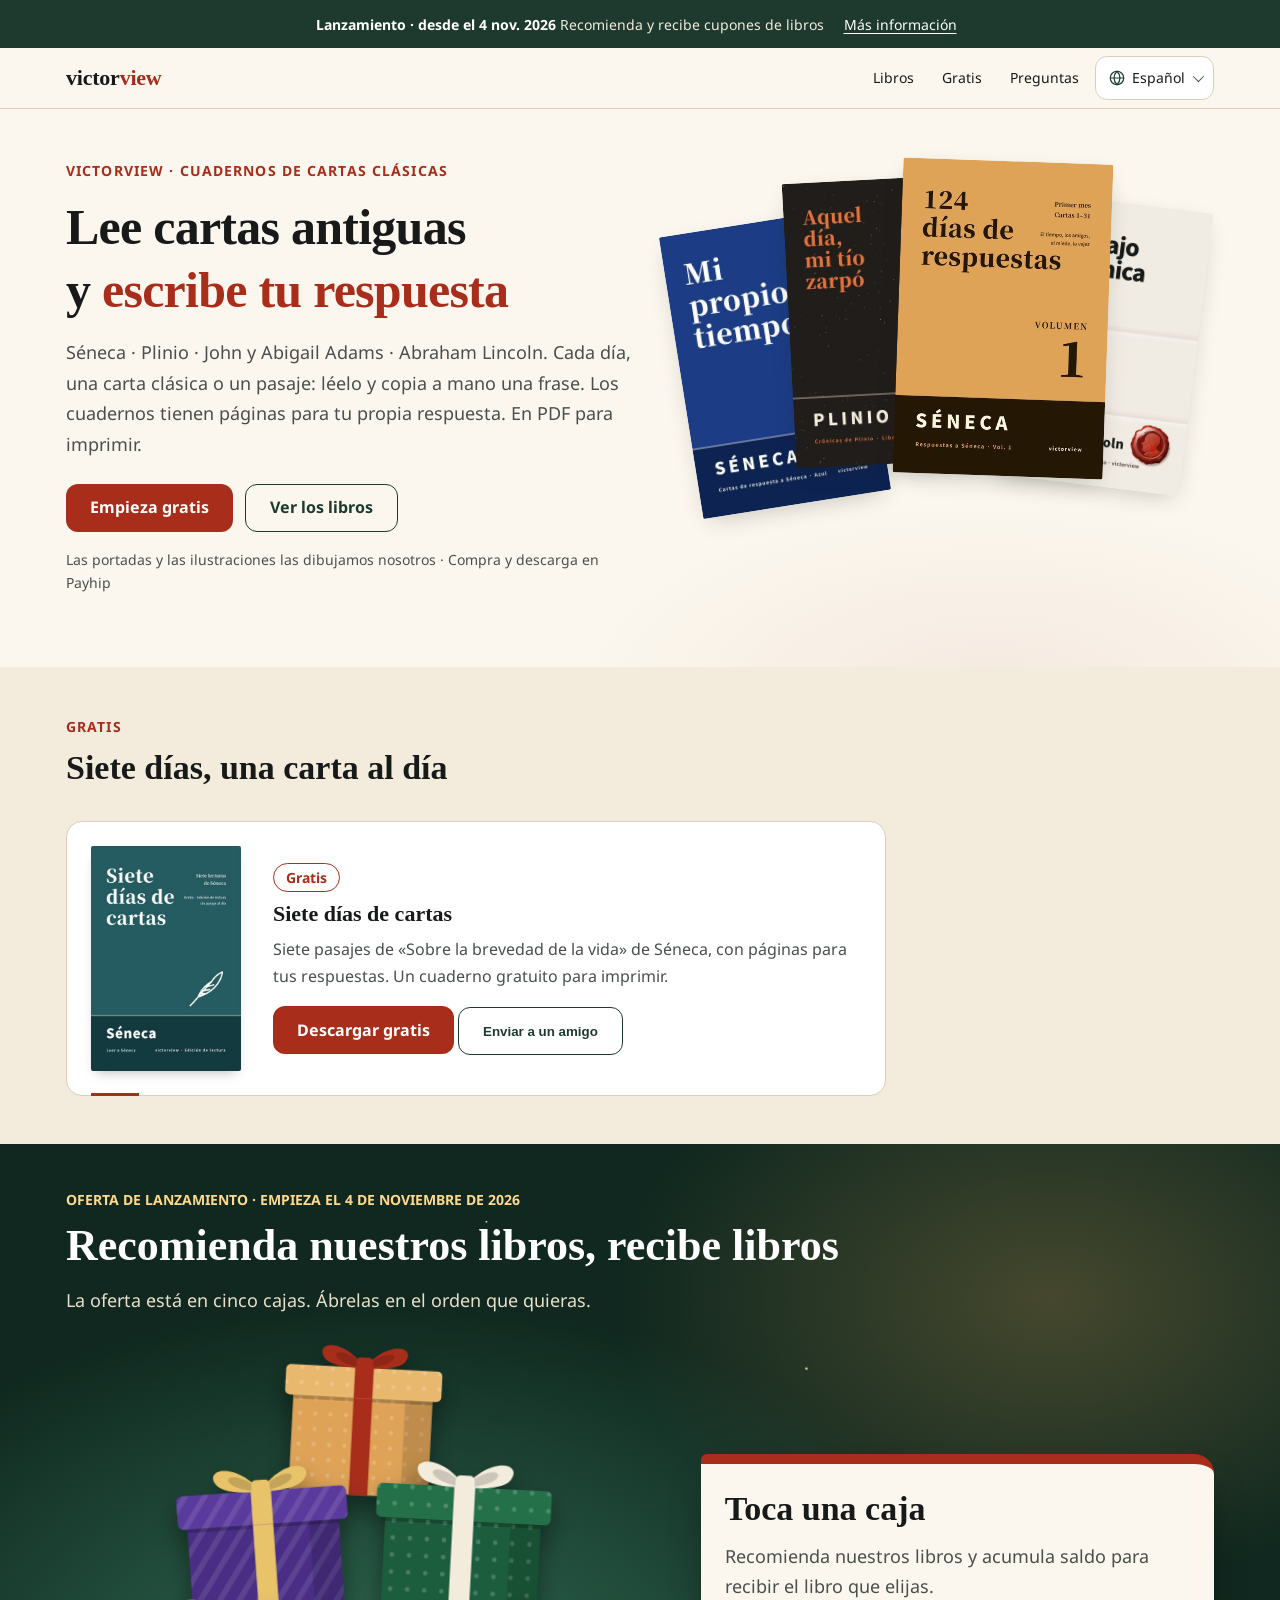
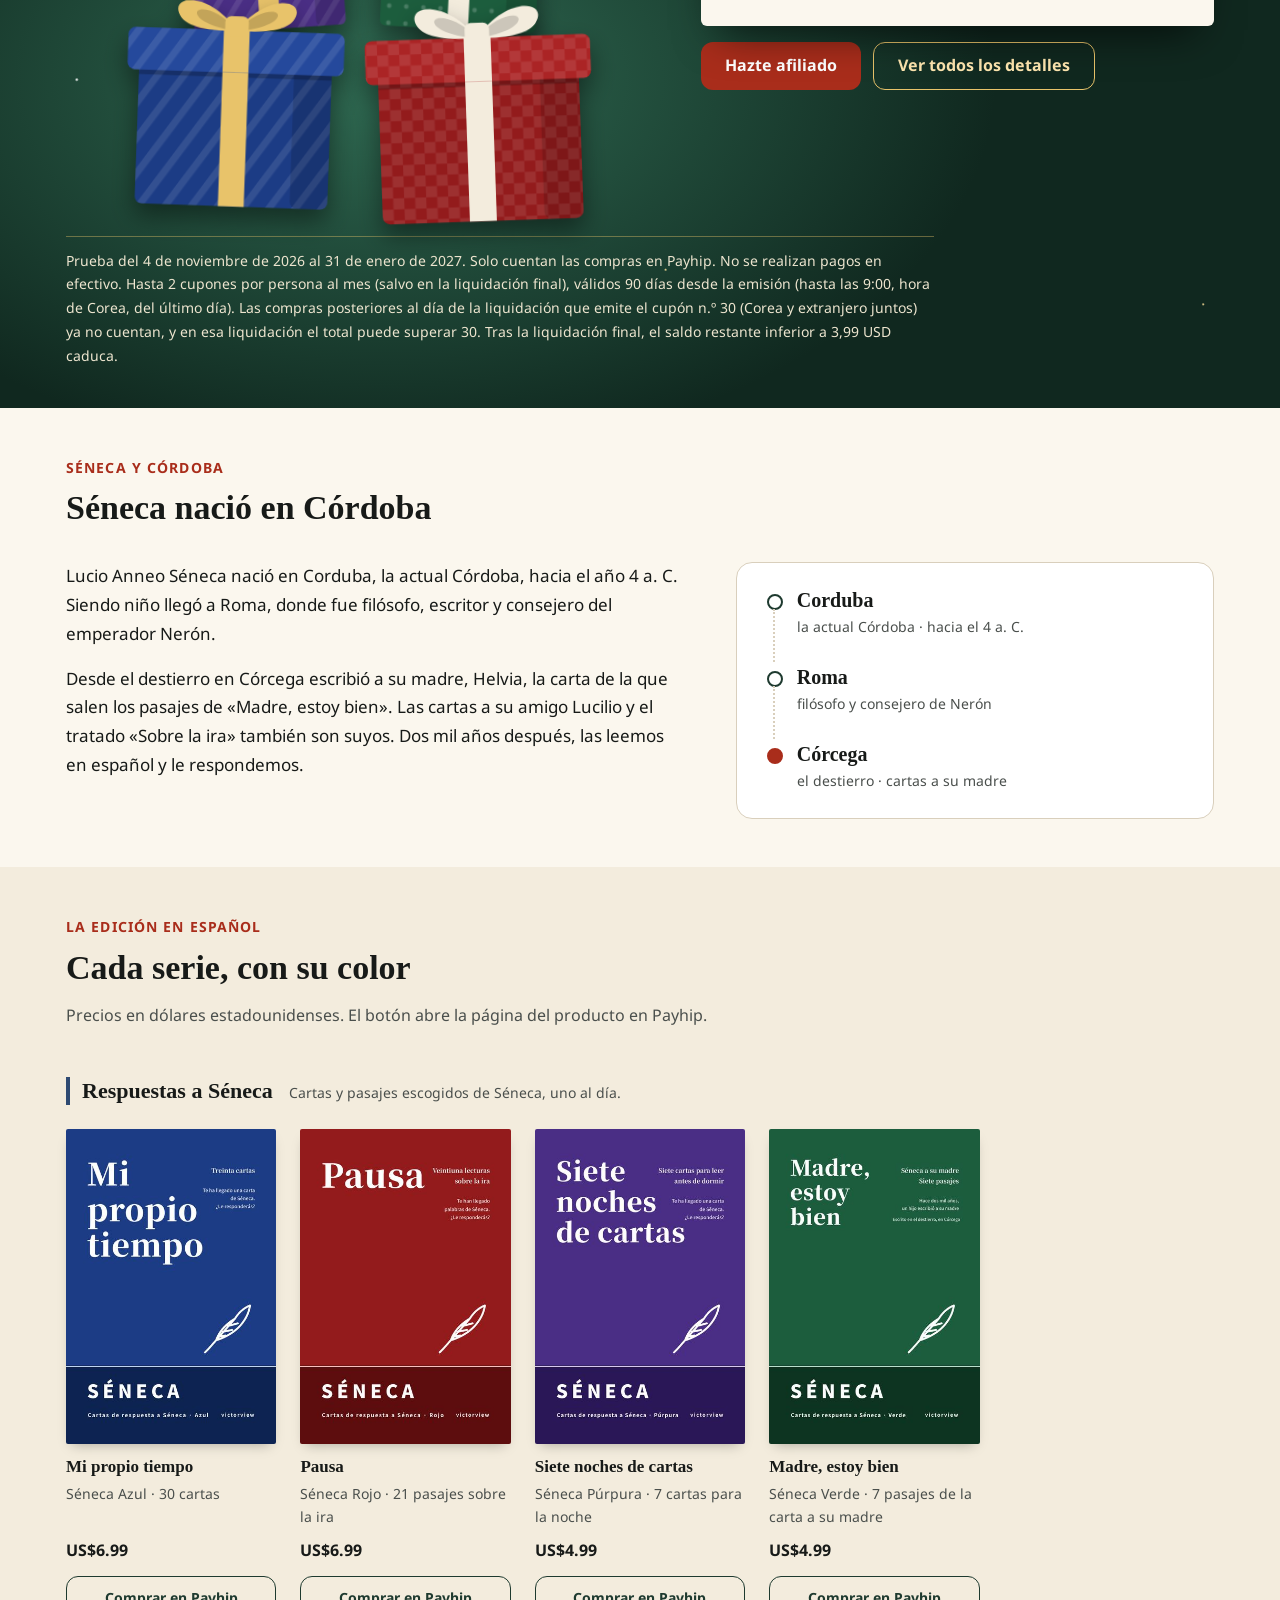
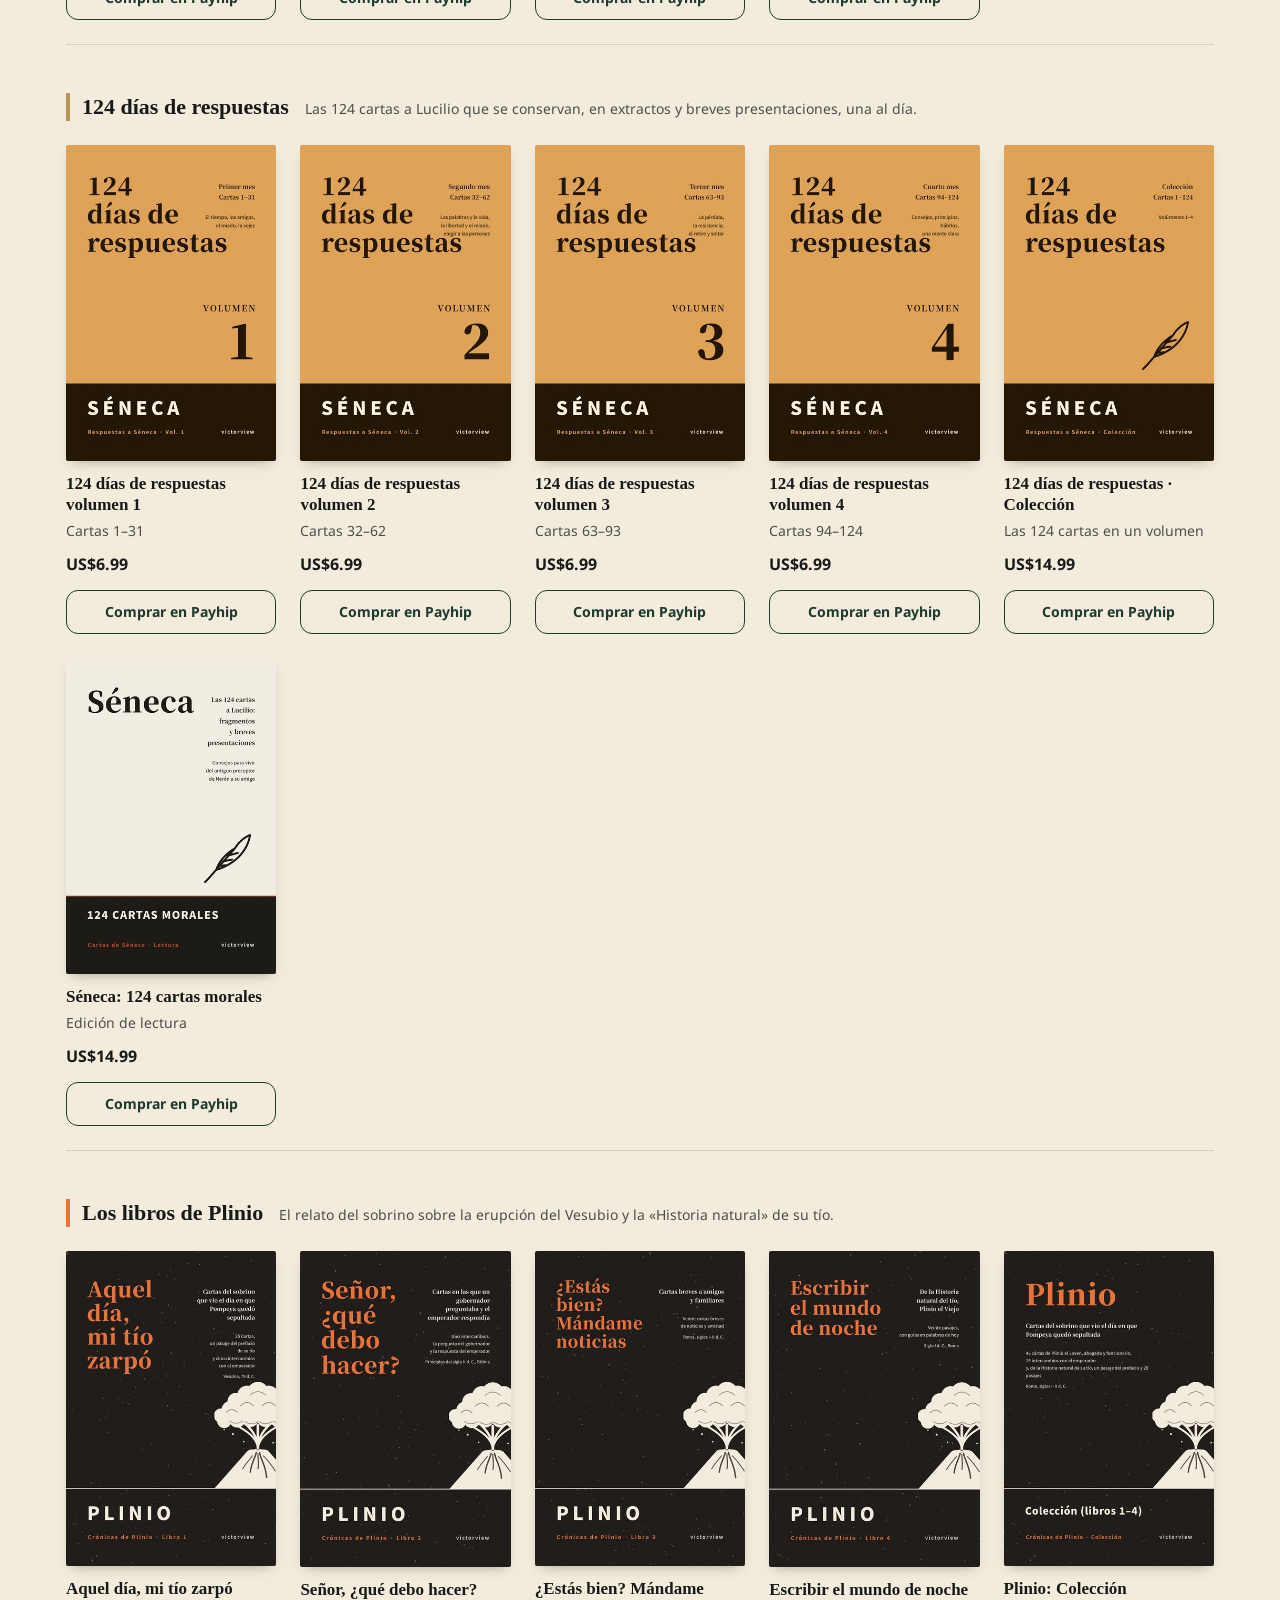
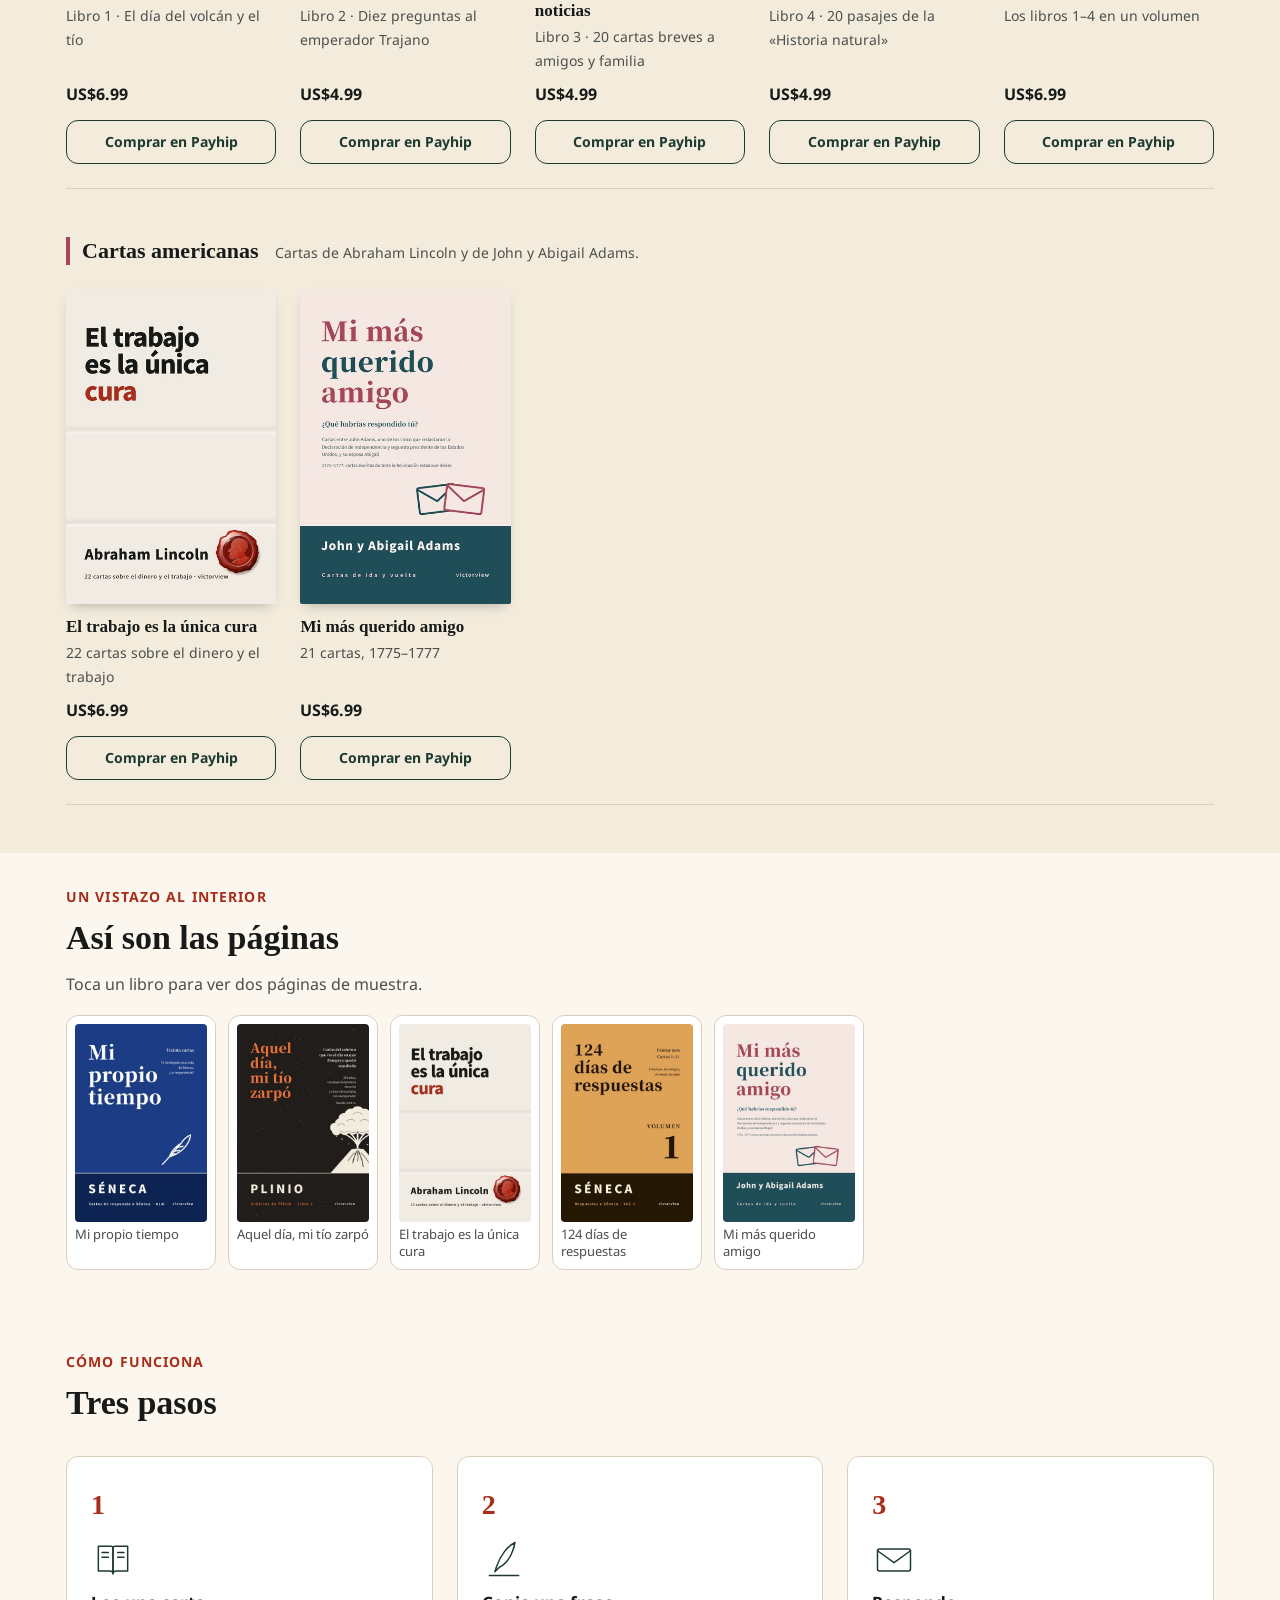
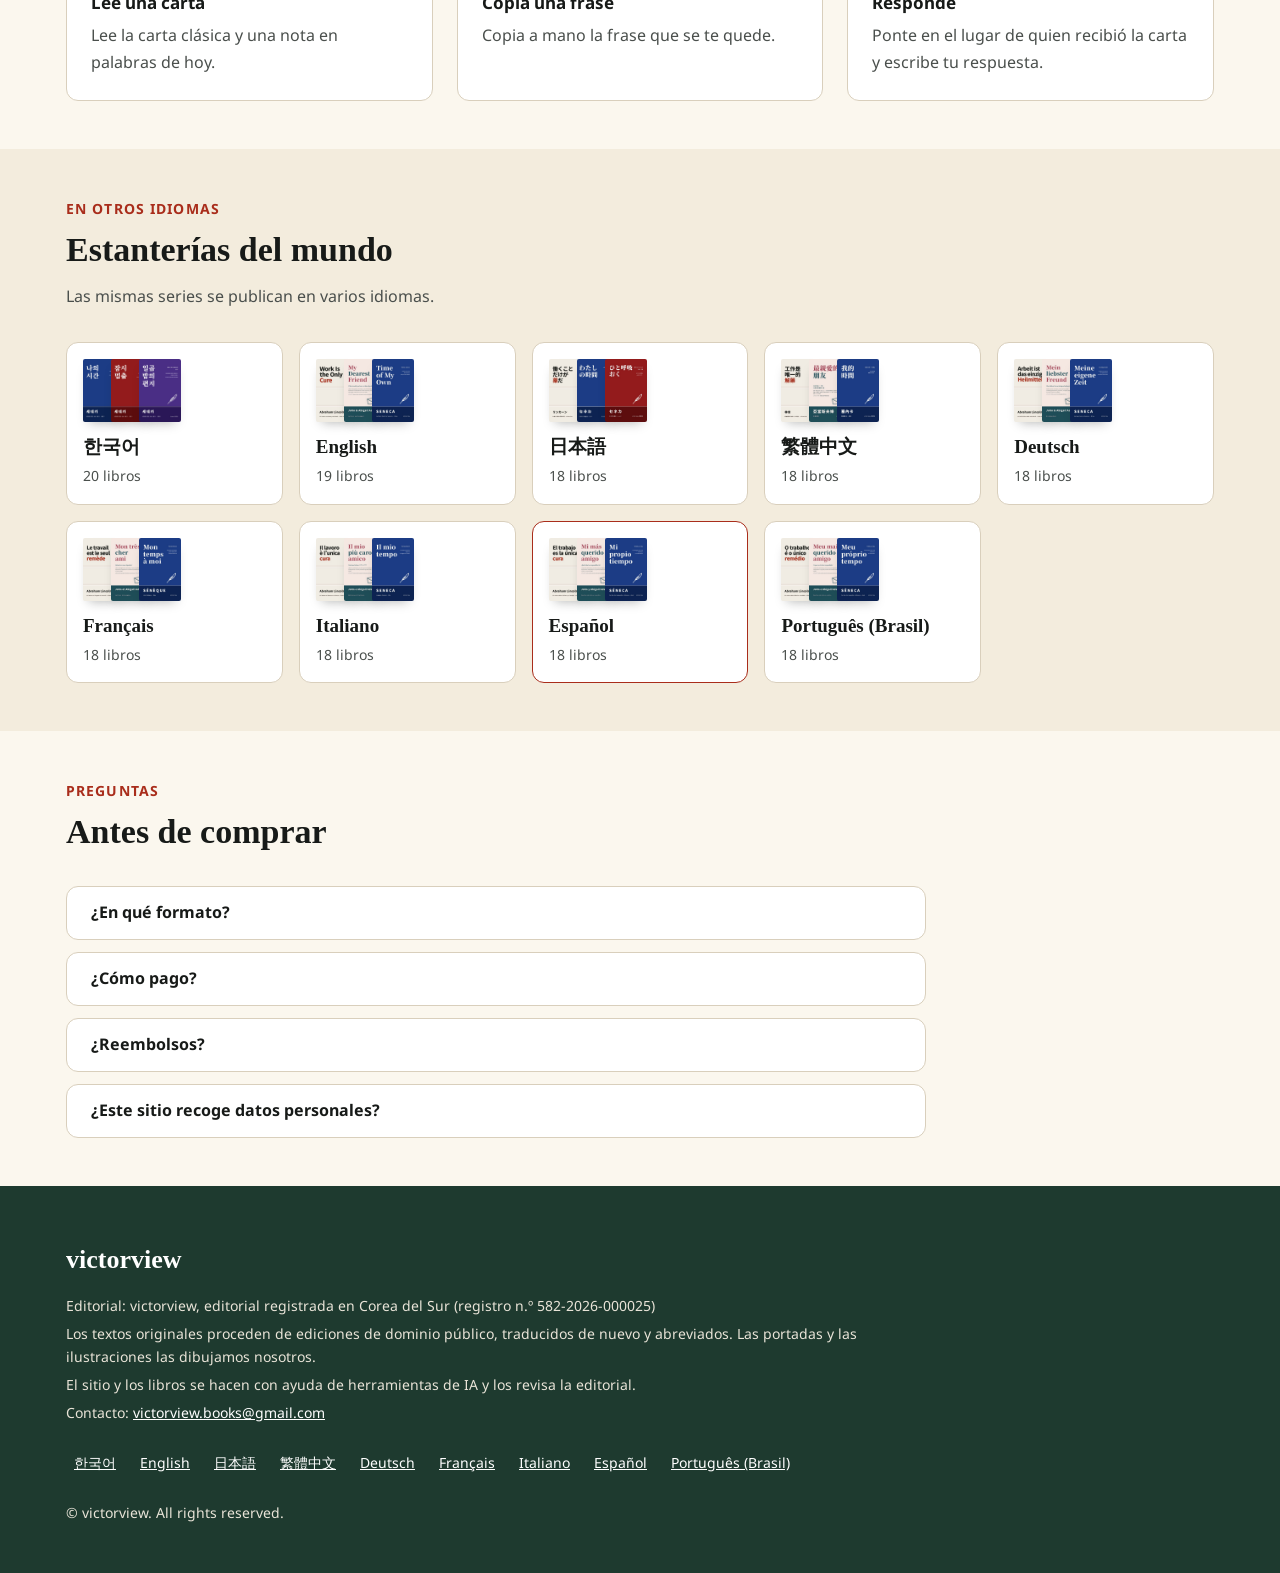
<file: es/index.html>
<!doctype html>
<html lang="es">
<head>
<meta charset="utf-8">
<meta name="viewport" content="width=device-width, initial-scale=1">
<link rel="icon" href="../favicon.ico" sizes="any">
<link rel="icon" type="image/png" sizes="32x32" href="../assets/icons/seal-32.png">
<link rel="apple-touch-icon" href="../assets/icons/apple-touch-icon.png">
<title>victorview · Cartas clásicas para leer y responder</title>
<meta name="description" content="Cuadernos en español: lee cartas de Séneca · Plinio · John y Abigail Adams · Abraham Lincoln y escribe tu respuesta. PDF para imprimir.">

<meta property="og:type" content="website">
<meta property="og:title" content="victorview · Cartas clásicas para leer y responder">
<meta property="og:description" content="Cuadernos en español: lee cartas de Séneca · Plinio · John y Abigail Adams · Abraham Lincoln y escribe tu respuesta. PDF para imprimir.">
<meta property="og:image" content="https://victorview.netlify.app/covers/es/blue.jpg">
<meta property="og:url" content="https://victorview.netlify.app/es/">
<link rel="canonical" href="https://victorview.netlify.app/es/">
<link rel="alternate" hreflang="ko" href="https://victorview.netlify.app/">
<link rel="alternate" hreflang="en" href="https://victorview.netlify.app/english.html">
<link rel="alternate" hreflang="ja" href="https://victorview.netlify.app/ja/">
<link rel="alternate" hreflang="zh-TW" href="https://victorview.netlify.app/zh-tw/">
<link rel="alternate" hreflang="de" href="https://victorview.netlify.app/de/">
<link rel="alternate" hreflang="fr" href="https://victorview.netlify.app/fr/">
<link rel="alternate" hreflang="it" href="https://victorview.netlify.app/it/">
<link rel="alternate" hreflang="es" href="https://victorview.netlify.app/es/">
<link rel="alternate" hreflang="pt-BR" href="https://victorview.netlify.app/pt-br/">
<link rel="alternate" hreflang="x-default" href="https://victorview.netlify.app/english.html">
<link rel="preconnect" href="https://fonts.googleapis.com">
<link rel="preconnect" href="https://fonts.gstatic.com" crossorigin>
<link rel="stylesheet" href="https://fonts.googleapis.com/css2?family=Noto+Sans:wght@400;500;700&family=Noto+Serif:wght@500;700;900&display=swap">
<link rel="stylesheet" href="../assets/global.css">
<link rel="stylesheet" href="../assets/lang.css">
<link rel="stylesheet" href="../assets/referral.css?v=20261103c">

</head>
<body class="no-js">
<a class="skip" href="#top">Ir al contenido</a>
<div class="ref-band" role="region" aria-label="Lanzamiento · desde el 4 nov. 2026"><div class="wrap"><span><b>Lanzamiento · desde el 4 nov. 2026</b> Recomienda y recibe cupones de libros</span><a href="#ref">Más información</a></div></div>
<header class="site"><div class="wrap">
  <a class="logo" href="./">victor<i>view</i></a>
  <nav aria-label="menu"><a href="#books" class="hide-sm">Libros</a><a href="#free" class="hide-sm">Gratis</a><a href="#faq" class="hide-sm">Preguntas</a><details class="lang-pick"><summary aria-label="Idioma: Español"><svg viewBox="0 0 24 24" aria-hidden="true"><circle cx="12" cy="12" r="9"/><path d="M3 12 H21 M12 3 C9 6 8 9 8 12 C8 15 9 18 12 21 C15 18 16 15 16 12 C16 9 15 6 12 3 Z"/></svg><span>Español</span></summary><ul><li><a href="../" hreflang="ko" lang="ko">한국어</a></li><li><a href="../english.html" hreflang="en" lang="en">English</a></li><li><a href="../ja/" hreflang="ja" lang="ja">日本語</a></li><li><a href="../zh-tw/" hreflang="zh-TW" lang="zh-TW">繁體中文</a></li><li><a href="../de/" hreflang="de" lang="de">Deutsch</a></li><li><a href="../fr/" hreflang="fr" lang="fr">Français</a></li><li><a href="../it/" hreflang="it" lang="it">Italiano</a></li><li><a href="../es/" hreflang="es" lang="es" aria-current="true">Español</a></li><li><a href="../pt-br/" hreflang="pt-BR" lang="pt-BR">Português (Brasil)</a></li></ul></details></nav>
</div></header>
<main id="top">
<section class="hero"><div class="wrap">
  <div class="reveal">
    <span class="kicker">VICTORVIEW · CUADERNOS DE CARTAS CLÁSICAS</span>
    <h1>Lee cartas antiguas<br>y <em>escribe tu respuesta</em></h1>
    <p class="lead">Séneca · Plinio · John y Abigail Adams · Abraham Lincoln. Cada día, una carta clásica o un pasaje: léelo y copia a mano una frase. Los cuadernos tienen páginas para tu propia respuesta. En PDF para imprimir.</p>
    <div class="acts"><a class="btn" href="#free">Empieza gratis</a><a class="btn ghost" href="#books">Ver los libros</a></div>
    <p class="note">Las portadas y las ilustraciones las dibujamos nosotros · Compra y descarga en Payhip</p>
  </div>
  <div class="stack" aria-hidden="true"><img src="../covers/es/blue.jpg" alt="" width="400" height="600"><img src="../covers/es/pliny1.jpg" alt="" width="400" height="600"><img src="../covers/es/gold1.jpg" alt="" width="400" height="600" fetchpriority="high"><img src="../covers/es/lincoln.jpg" alt="" width="400" height="600"></div>
</div></section>
<section class="sec alt" id="free"><div class="wrap">
  <div class="sec-head reveal"><span class="kicker">GRATIS</span><h2>Siete días, una carta al día</h2></div>
  <div class="freebox reveal"><img src="../covers/es/free7.jpg" alt="Siete días de cartas" width="400" height="600" loading="lazy"><div><span class="tag">Gratis</span><h3>Siete días de cartas</h3><p>Siete pasajes de «Sobre la brevedad de la vida» de Séneca, con páginas para tus respuestas. Un cuaderno gratuito para imprimir.</p><a class="btn" href="https://payhip.com/b/uZOTt" target="_blank" rel="noopener">Descargar gratis</a> <button class="btn ghost share-btn" type="button" data-url="https://victorview.netlify.app/es/#free" data-title="Siete días de cartas" data-text="Siete pasajes de Séneca y una página cada día para escribir tu respuesta. Un cuaderno gratuito." data-done="Enlace copiado" data-copy="Copia este enlace">Enviar a un amigo</button></div></div>
</div></section>
<section class="ref-event" id="ref">
<div class="gift-stage" id="gift-stage" data-open="Abrir la caja" data-count="%n de 5 cajas abiertas." data-done="Las cinco cajas están abiertas. Los detalles están abajo."><div class="gift-fx" aria-hidden="true"></div><div class="wrap">
  <div class="gift-head"><p class="gift-kicker">OFERTA DE LANZAMIENTO · EMPIEZA EL 4 DE NOVIEMBRE DE 2026</p><h2>Recomienda nuestros libros, recibe libros</h2><p class="gift-lead">La oferta está en cinco cajas. Ábrelas en el orden que quieras.</p></div>
  <div class="gift-grid"><div class="gift-pile" id="gift-pile" role="group"></div><div class="gift-panel"><div aria-live="polite">
<article class="gift-card" data-box="intro" style="--c:#A92D1B"><h3>Toca una caja</h3><p>Recomienda nuestros libros y acumula saldo para recibir el libro que elijas.</p></article>
<article class="gift-card" data-box="gold" style="--c:#B57B2E"><h3>Un libro gratis a tu elección</h3><p>Cuando tu saldo alcanza el precio de un libro en Payhip, te enviamos un cupón para ese libro.</p><p class="gift-small">Cupones de libros, nunca dinero. Las compras se confirman una vez al mes.</p></article>
<article class="gift-card" data-box="purple" style="--c:#4A2E85"><h3>Tu enlace personal</h3><p>Únete al programa de afiliados en Payhip y comparte tu enlace.</p><p class="gift-small">Payhip tiene en cuenta el último enlace de afiliado pulsado en los 30 días anteriores a la compra.</p></article>
<article class="gift-card" data-box="green" style="--c:#1C5D3D"><h3>El 30 % a tu saldo</h3><p>El 30 % del importe pagado tras el descuento se suma a tu saldo.</p><p class="gift-small">Tus propias compras y los pedidos cancelados o reembolsados no cuentan.</p></article>
<article class="gift-card" data-box="blue" style="--c:#1C3C85"><h3>Indica que es de afiliado</h3><p>Al compartir, di al principio que las compras con tu enlace te dan saldo para cupones de libros.</p><p class="gift-small">El texto exacto está en los detalles.</p></article>
<article class="gift-card" data-box="red" style="--c:#931B1C"><h3>Empieza en Payhip</h3><p>Pulsa el botón y regístrate como afiliado en Payhip.</p><p class="gift-small">Tu nombre de afiliado y tu correo solo se usan para este programa.</p></article>
</div>
  <p class="gift-count" hidden></p>
  <div class="gift-acts"><a class="btn gift-go" href="https://payhip.com/auth/register/af6adc4852bcb3a" target="_blank" rel="noopener">Hazte afiliado</a><a class="btn gift-ghost" href="#event-detail">Ver todos los detalles</a></div></div></div>
  <p class="gift-terms">Prueba del 4 de noviembre de 2026 al 31 de enero de 2027. Solo cuentan las compras en Payhip. No se realizan pagos en efectivo. Hasta 2 cupones por persona al mes (salvo en la liquidación final), válidos 90 días desde la emisión (hasta las 9:00, hora de Corea, del último día). Las compras posteriores al día de la liquidación que emite el cupón n.º 30 (Corea y extranjero juntos) ya no cuentan, y en esa liquidación el total puede superar 30. Tras la liquidación final, el saldo restante inferior a 3,99 USD caduca.</p>
</div></div>
<div class="wrap gift-more"><details id="event-detail"><summary>Ver todos los detalles</summary><div class="gift-detail-in">
  <p>Únete a nuestro programa de afiliados en Payhip. Cuando alguien compra con tu enlace, el 30 % de lo que paga tras el descuento se suma a tu saldo. Cuando el saldo llega al precio de uno de nuestros libros en Payhip, te enviamos un cupón para obtener ese libro gratis.</p>
  <p class="ref-key">30 % de lo pagado tras el descuento · cupones de libros, no dinero · máximo 2 al mes (salvo en la última liquidación) · 30 en total como referencia (puede superarse)</p>
  <ul class="ref-fine"><li><b>Cómo se cuenta</b> Payhip atribuye cada compra al último enlace de afiliado en el que se hizo clic durante los 30 días anteriores a la compra. El 30 % de lo pagado tras el descuento se suma a tu saldo. Tus propias compras y los pedidos cancelados o reembolsados no cuentan.</li><li><b>Confirmación</b> Confirmamos las compras de cada mes natural a principios del mes siguiente, descontando los pedidos reembolsados. Los cupones ya enviados no se retiran. Las compras se cuentan por mes natural en hora de Corea y se confirman el primer viernes del mes siguiente; un reembolso posterior a la confirmación se descuenta en la liquidación siguiente.</li><li><b>Límites</b> Como máximo 2 cupones por persona al mes. Las compras anteriores al 4 de noviembre de 2026 no cuentan. Durante la prueba (4 de noviembre de 2026 – 31 de enero de 2027), 30 cupones en total entre todos los participantes sirven de referencia; los cupones emitidos en el programa de Corea y en el programa de afiliados de Payhip se cuentan juntos. En la liquidación en que se emite el cupón número 30, todas las personas cuyo saldo sea al menos el precio de un libro en esa liquidación reciben sus cupones, dentro del límite de 2 al mes; por eso el total puede superar 30. Después ya no se acumula crédito de recomendación y lo anunciamos. Las compras hasta el final del día de la liquidación en que se emite el cupón número 30 (hora de Corea) siguen contando; las posteriores no acumulan crédito, y en ningún caso las posteriores al 31 de enero de 2027 (hora de Corea). Las compras que cuentan pero aún no están confirmadas y el saldo ya confirmado se liquidan en la última liquidación. En la última liquidación de la prueba (5 de febrero de 2027, para compras hasta el 31 de enero de 2027) se suprime el límite de 2 al mes: emitimos todos los cupones que permita tu saldo restante; solo caduca el resto inferior al precio de un libro. Si el cupón número 30 se emite en la propia última liquidación, rige la regla de la última liquidación, sin el límite de 2 al mes. Un reembolso posterior a la última liquidación no afecta a los cupones ya emitidos.</li><li><b>Saldo</b> Al emitir un cupón se descuenta el precio del libro y el resto del saldo se mantiene. El saldo no es dinero ni se puede transferir; caduca 6 meses después del último abono confirmado. En la última liquidación solo caduca el resto inferior al precio del libro más barato (3,99 USD). Los cupones son de un solo uso y valen 90 días desde su emisión (el último día hasta las 9:00, hora de Corea).</li><li><b>Compartir y datos</b> Cuando compartas tu enlace, escribe al principio: «Enlace de afiliado: las compras con este enlace me dan saldo canjeable por cupones de libros, con condiciones y límites». Usamos tu nombre y tu correo de afiliado, y los números e importes de pedido del informe de Payhip, solo para este programa. Borramos estos datos 6 meses después del último abono confirmado o del uso del último cupón (si no se usó, de su caducidad), lo que ocurra después, o en el siguiente proceso si dejas el programa, salvo obligación legal de conservarlos. Los cambios se anuncian 30 días antes de que se apliquen. El saldo acumulado antes del anuncio se liquida con las condiciones anteriores.</li></ul>
</div></details></div>
</section>
<section class="sec" id="bond"><div class="wrap">
  <div class="sec-head reveal"><span class="kicker">SÉNECA Y CÓRDOBA</span><h2>Séneca nació en Córdoba</h2></div>
  <div class="bond"><div class="txt reveal"><p>Lucio Anneo Séneca nació en Corduba, la actual Córdoba, hacia el año 4 a. C. Siendo niño llegó a Roma, donde fue filósofo, escritor y consejero del emperador Nerón.</p><p>Desde el destierro en Córcega escribió a su madre, Helvia, la carta de la que salen los pasajes de «Madre, estoy bien». Las cartas a su amigo Lucilio y el tratado «Sobre la ira» también son suyos. Dos mil años después, las leemos en español y le respondemos.</p></div><ol class="route reveal"><li><b>Corduba</b><span>la actual Córdoba · hacia el 4 a. C.</span></li><li><b>Roma</b><span>filósofo y consejero de Nerón</span></li><li><b>Córcega</b><span>el destierro · cartas a su madre</span></li></ol></div>
</div></section>
<section class="sec alt" id="books"><div class="wrap">
  <div class="sec-head reveal"><span class="kicker">LA EDICIÓN EN ESPAÑOL</span><h2>Cada serie, con su color</h2><p>Precios en dólares estadounidenses. El botón abre la página del producto en Payhip.</p></div>
<div class="series" style="--band:#2E4A72"><div class="series-head reveal"><h3>Respuestas a Séneca</h3><p>Cartas y pasajes escogidos de Séneca, uno al día.</p></div><div class="shelf"><article class="card reveal" id="b-blue"><div class="cv"><img src="../covers/es/blue.jpg" alt="Mi propio tiempo" width="400" height="600" loading="lazy" decoding="async"></div><h4>Mi propio tiempo</h4><p class="sub">Séneca Azul · 30 cartas</p><p class="price">US$6.99</p><a class="btn sm" href="https://payhip.com/b/IM4r2" target="_blank" rel="noopener">Comprar en Payhip</a></article><article class="card reveal" id="b-red"><div class="cv"><img src="../covers/es/red.jpg" alt="Pausa" width="400" height="600" loading="lazy" decoding="async"></div><h4>Pausa</h4><p class="sub">Séneca Rojo · 21 pasajes sobre la ira</p><p class="price">US$6.99</p><a class="btn sm" href="https://payhip.com/b/QSdKf" target="_blank" rel="noopener">Comprar en Payhip</a></article><article class="card reveal" id="b-purple"><div class="cv"><img src="../covers/es/purple.jpg" alt="Siete noches de cartas" width="400" height="600" loading="lazy" decoding="async"></div><h4>Siete noches de cartas</h4><p class="sub">Séneca Púrpura · 7 cartas para la noche</p><p class="price">US$4.99</p><a class="btn sm" href="https://payhip.com/b/kNF6f" target="_blank" rel="noopener">Comprar en Payhip</a></article><article class="card reveal" id="b-green"><div class="cv"><img src="../covers/es/green.jpg" alt="Madre, estoy bien" width="400" height="600" loading="lazy" decoding="async"></div><h4>Madre, estoy bien</h4><p class="sub">Séneca Verde · 7 pasajes de la carta a su madre</p><p class="price">US$4.99</p><a class="btn sm" href="https://payhip.com/b/lXikn" target="_blank" rel="noopener">Comprar en Payhip</a></article></div></div>
<div class="series" style="--band:#B8955A"><div class="series-head reveal"><h3>124 días de respuestas</h3><p>Las 124 cartas a Lucilio que se conservan, en extractos y breves presentaciones, una al día.</p></div><div class="shelf"><article class="card reveal" id="b-gold1"><div class="cv"><img src="../covers/es/gold1.jpg" alt="124 días de respuestas volumen 1" width="400" height="600" loading="lazy" decoding="async"></div><h4>124 días de respuestas volumen 1</h4><p class="sub">Cartas 1–31</p><p class="price">US$6.99</p><a class="btn sm" href="https://payhip.com/b/pwCsv" target="_blank" rel="noopener">Comprar en Payhip</a></article><article class="card reveal" id="b-gold2"><div class="cv"><img src="../covers/es/gold2.jpg" alt="124 días de respuestas volumen 2" width="400" height="600" loading="lazy" decoding="async"></div><h4>124 días de respuestas volumen 2</h4><p class="sub">Cartas 32–62</p><p class="price">US$6.99</p><a class="btn sm" href="https://payhip.com/b/xpMyV" target="_blank" rel="noopener">Comprar en Payhip</a></article><article class="card reveal" id="b-gold3"><div class="cv"><img src="../covers/es/gold3.jpg" alt="124 días de respuestas volumen 3" width="400" height="600" loading="lazy" decoding="async"></div><h4>124 días de respuestas volumen 3</h4><p class="sub">Cartas 63–93</p><p class="price">US$6.99</p><a class="btn sm" href="https://payhip.com/b/We56l" target="_blank" rel="noopener">Comprar en Payhip</a></article><article class="card reveal" id="b-gold4"><div class="cv"><img src="../covers/es/gold4.jpg" alt="124 días de respuestas volumen 4" width="400" height="600" loading="lazy" decoding="async"></div><h4>124 días de respuestas volumen 4</h4><p class="sub">Cartas 94–124</p><p class="price">US$6.99</p><a class="btn sm" href="https://payhip.com/b/kBWNM" target="_blank" rel="noopener">Comprar en Payhip</a></article><article class="card reveal" id="b-goldall"><div class="cv"><img src="../covers/es/goldall.jpg" alt="124 días de respuestas · Colección" width="400" height="600" loading="lazy" decoding="async"></div><h4>124 días de respuestas · Colección</h4><p class="sub">Las 124 cartas en un volumen</p><p class="price">US$14.99</p><a class="btn sm" href="https://payhip.com/b/tnp09" target="_blank" rel="noopener">Comprar en Payhip</a></article><article class="card reveal" id="b-seneca124"><div class="cv"><img src="../covers/es/seneca124.jpg" alt="Séneca: 124 cartas morales" width="400" height="600" loading="lazy" decoding="async"></div><h4>Séneca: 124 cartas morales</h4><p class="sub">Edición de lectura</p><p class="price">US$14.99</p><a class="btn sm" href="https://payhip.com/b/VzfCD" target="_blank" rel="noopener">Comprar en Payhip</a></article></div></div>
<div class="series" style="--band:#E8743B"><div class="series-head reveal"><h3>Los libros de Plinio</h3><p>El relato del sobrino sobre la erupción del Vesubio y la «Historia natural» de su tío.</p></div><div class="shelf"><article class="card reveal" id="b-pliny1"><div class="cv"><img src="../covers/es/pliny1.jpg" alt="Aquel día, mi tío zarpó" width="400" height="600" loading="lazy" decoding="async"></div><h4>Aquel día, mi tío zarpó</h4><p class="sub">Libro 1 · El día del volcán y el tío</p><p class="price">US$6.99</p><a class="btn sm" href="https://payhip.com/b/SvuHz" target="_blank" rel="noopener">Comprar en Payhip</a></article><article class="card reveal" id="b-pliny2"><div class="cv"><img src="../covers/es/pliny2.jpg" alt="Señor, ¿qué debo hacer?" width="400" height="600" loading="lazy" decoding="async"></div><h4>Señor, ¿qué debo hacer?</h4><p class="sub">Libro 2 · Diez preguntas al emperador Trajano</p><p class="price">US$4.99</p><a class="btn sm" href="https://payhip.com/b/LZ3O7" target="_blank" rel="noopener">Comprar en Payhip</a></article><article class="card reveal" id="b-pliny3"><div class="cv"><img src="../covers/es/pliny3.jpg" alt="¿Estás bien? Mándame noticias" width="400" height="600" loading="lazy" decoding="async"></div><h4>¿Estás bien? Mándame noticias</h4><p class="sub">Libro 3 · 20 cartas breves a amigos y familia</p><p class="price">US$4.99</p><a class="btn sm" href="https://payhip.com/b/Nb6d5" target="_blank" rel="noopener">Comprar en Payhip</a></article><article class="card reveal" id="b-pliny4"><div class="cv"><img src="../covers/es/pliny4.jpg" alt="Escribir el mundo de noche" width="400" height="600" loading="lazy" decoding="async"></div><h4>Escribir el mundo de noche</h4><p class="sub">Libro 4 · 20 pasajes de la «Historia natural»</p><p class="price">US$4.99</p><a class="btn sm" href="https://payhip.com/b/5VOuQ" target="_blank" rel="noopener">Comprar en Payhip</a></article><article class="card reveal" id="b-plinyall"><div class="cv"><img src="../covers/es/plinyall.jpg" alt="Plinio: Colección" width="400" height="600" loading="lazy" decoding="async"></div><h4>Plinio: Colección</h4><p class="sub">Los libros 1–4 en un volumen</p><p class="price">US$6.99</p><a class="btn sm" href="https://payhip.com/b/lYpnW" target="_blank" rel="noopener">Comprar en Payhip</a></article></div></div>
<div class="series" style="--band:#A8475A"><div class="series-head reveal"><h3>Cartas americanas</h3><p>Cartas de Abraham Lincoln y de John y Abigail Adams.</p></div><div class="shelf"><article class="card reveal" id="b-lincoln"><div class="cv"><img src="../covers/es/lincoln.jpg" alt="El trabajo es la única cura" width="400" height="600" loading="lazy" decoding="async"></div><h4>El trabajo es la única cura</h4><p class="sub">22 cartas sobre el dinero y el trabajo</p><p class="price">US$6.99</p><a class="btn sm" href="https://payhip.com/b/iSU2s" target="_blank" rel="noopener">Comprar en Payhip</a></article><article class="card reveal" id="b-adams"><div class="cv"><img src="../covers/es/adams.jpg" alt="Mi más querido amigo" width="400" height="600" loading="lazy" decoding="async"></div><h4>Mi más querido amigo</h4><p class="sub">21 cartas, 1775–1777</p><p class="price">US$6.99</p><a class="btn sm" href="https://payhip.com/b/kl6Du" target="_blank" rel="noopener">Comprar en Payhip</a></article></div></div>
</div></section>
<section class="sec" id="peek"><div class="wrap"><div class="sec-head reveal"><span class="kicker">UN VISTAZO AL INTERIOR</span><h2>Así son las páginas</h2><p>Toca un libro para ver dos páginas de muestra.</p></div><div class="peek n5"><figure tabindex="0" role="button" data-pages="covers/preview/es-blue-1.jpg|covers/preview/es-blue-2.jpg" aria-label="Mi propio tiempo · Ver páginas de muestra"><img src="../covers/es/blue.jpg" alt="Mi propio tiempo" width="400" height="600" loading="lazy" decoding="async"><figcaption>Mi propio tiempo</figcaption></figure><figure tabindex="0" role="button" data-pages="covers/preview/es-pliny1-1.jpg|covers/preview/es-pliny1-2.jpg" aria-label="Aquel día, mi tío zarpó · Ver páginas de muestra"><img src="../covers/es/pliny1.jpg" alt="Aquel día, mi tío zarpó" width="400" height="600" loading="lazy" decoding="async"><figcaption>Aquel día, mi tío zarpó</figcaption></figure><figure tabindex="0" role="button" data-pages="covers/preview/es-lincoln-1.jpg|covers/preview/es-lincoln-2.jpg" aria-label="El trabajo es la única cura · Ver páginas de muestra"><img src="../covers/es/lincoln.jpg" alt="El trabajo es la única cura" width="400" height="600" loading="lazy" decoding="async"><figcaption>El trabajo es la única cura</figcaption></figure><figure tabindex="0" role="button" data-pages="covers/preview/es-gold1-1.jpg|covers/preview/es-gold1-2.jpg" aria-label="124 días de respuestas · Ver páginas de muestra"><img src="../covers/es/gold1.jpg" alt="124 días de respuestas" width="400" height="600" loading="lazy" decoding="async"><figcaption>124 días de respuestas</figcaption></figure><figure tabindex="0" role="button" data-pages="covers/preview/es-adams-1.jpg|covers/preview/es-adams-2.jpg" aria-label="Mi más querido amigo · Ver páginas de muestra"><img src="../covers/es/adams.jpg" alt="Mi más querido amigo" width="400" height="600" loading="lazy" decoding="async"><figcaption>Mi más querido amigo</figcaption></figure></div></div></section>
<section class="sec" id="how"><div class="wrap"><div class="sec-head reveal"><span class="kicker">CÓMO FUNCIONA</span><h2>Tres pasos</h2></div><ol class="steps"><li class="reveal"><svg viewBox="0 0 48 48" aria-hidden="true"><path d="M8 10 H22 C24 10 24 12 24 12 V40 C24 38 22 37 20 37 H8 Z"/><path d="M40 10 H26 C24 10 24 12 24 12 V40 C24 38 26 37 28 37 H40 Z"/><path d="M12 17 H19 M12 22 H19 M29 17 H36 M29 22 H36"/></svg><b>Lee una carta</b><span>Lee la carta clásica y una nota en palabras de hoy.</span></li><li class="reveal"><svg viewBox="0 0 48 48" aria-hidden="true"><path d="M36 6 C28 10 20 20 16 32 L14 38 L19 33 C27 29 33 21 36 6 Z"/><path d="M8 42 H40"/></svg><b>Copia una frase</b><span>Copia a mano la frase que se te quede.</span></li><li class="reveal"><svg viewBox="0 0 48 48" aria-hidden="true"><rect x="6" y="13" width="36" height="24" rx="2"/><path d="M6 15 L24 28 L42 15"/></svg><b>Responde</b><span>Ponte en el lugar de quien recibió la carta y escribe tu respuesta.</span></li></ol></div></section>
<section class="sec alt" id="world"><div class="wrap"><div class="sec-head reveal"><span class="kicker">EN OTROS IDIOMAS</span><h2>Estanterías del mundo</h2><p>Las mismas series se publican en varios idiomas.</p></div><ul class="world"><li><a href="../" hreflang="ko"><span class="thumbs"><img src="../covers/ko/01.jpg" alt="" width="42" height="63" loading="lazy" decoding="async"><img src="../covers/ko/02.jpg" alt="" width="42" height="63" loading="lazy" decoding="async"><img src="../covers/ko/03.jpg" alt="" width="42" height="63" loading="lazy" decoding="async"></span><b lang="ko">한국어</b><span>20 libros</span></a></li><li><a href="../english.html" hreflang="en"><span class="thumbs"><img src="../covers/en/lincoln.jpg" alt="" width="42" height="63" loading="lazy" decoding="async"><img src="../covers/en/adams.jpg" alt="" width="42" height="63" loading="lazy" decoding="async"><img src="../covers/en/blue.jpg" alt="" width="42" height="63" loading="lazy" decoding="async"></span><b lang="en">English</b><span>19 libros</span></a></li><li><a href="../ja/" hreflang="ja"><span class="thumbs"><img src="../covers/ja/lincoln.jpg" alt="" width="42" height="63" loading="lazy" decoding="async"><img src="../covers/ja/blue.jpg" alt="" width="42" height="63" loading="lazy" decoding="async"><img src="../covers/ja/red.jpg" alt="" width="42" height="63" loading="lazy" decoding="async"></span><b lang="ja">日本語</b><span>18 libros</span></a></li><li><a href="../zh-tw/" hreflang="zh-TW"><span class="thumbs"><img src="../covers/zh/lincoln.jpg" alt="" width="42" height="63" loading="lazy" decoding="async"><img src="../covers/zh/adams.jpg" alt="" width="42" height="63" loading="lazy" decoding="async"><img src="../covers/zh/blue.jpg" alt="" width="42" height="63" loading="lazy" decoding="async"></span><b lang="zh-TW">繁體中文</b><span>18 libros</span></a></li><li><a href="../de/" hreflang="de"><span class="thumbs"><img src="../covers/de/lincoln.jpg" alt="" width="42" height="63" loading="lazy" decoding="async"><img src="../covers/de/adams.jpg" alt="" width="42" height="63" loading="lazy" decoding="async"><img src="../covers/de/blue.jpg" alt="" width="42" height="63" loading="lazy" decoding="async"></span><b lang="de">Deutsch</b><span>18 libros</span></a></li><li><a href="../fr/" hreflang="fr"><span class="thumbs"><img src="../covers/fr/lincoln.jpg" alt="" width="42" height="63" loading="lazy" decoding="async"><img src="../covers/fr/adams.jpg" alt="" width="42" height="63" loading="lazy" decoding="async"><img src="../covers/fr/blue.jpg" alt="" width="42" height="63" loading="lazy" decoding="async"></span><b lang="fr">Français</b><span>18 libros</span></a></li><li><a href="../it/" hreflang="it"><span class="thumbs"><img src="../covers/it/lincoln.jpg" alt="" width="42" height="63" loading="lazy" decoding="async"><img src="../covers/it/adams.jpg" alt="" width="42" height="63" loading="lazy" decoding="async"><img src="../covers/it/blue.jpg" alt="" width="42" height="63" loading="lazy" decoding="async"></span><b lang="it">Italiano</b><span>18 libros</span></a></li><li><a href="../es/" hreflang="es" aria-current="page"><span class="thumbs"><img src="../covers/es/lincoln.jpg" alt="" width="42" height="63" loading="lazy" decoding="async"><img src="../covers/es/adams.jpg" alt="" width="42" height="63" loading="lazy" decoding="async"><img src="../covers/es/blue.jpg" alt="" width="42" height="63" loading="lazy" decoding="async"></span><b lang="es">Español</b><span>18 libros</span></a></li><li><a href="../pt-br/" hreflang="pt-BR"><span class="thumbs"><img src="../covers/pt/lincoln.jpg" alt="" width="42" height="63" loading="lazy" decoding="async"><img src="../covers/pt/adams.jpg" alt="" width="42" height="63" loading="lazy" decoding="async"><img src="../covers/pt/blue.jpg" alt="" width="42" height="63" loading="lazy" decoding="async"></span><b lang="pt-BR">Português (Brasil)</b><span>18 libros</span></a></li></ul></div></section>
<section class="sec faq" id="faq"><div class="wrap"><div class="sec-head reveal"><span class="kicker">PREGUNTAS</span><h2>Antes de comprar</h2></div><details><summary>¿En qué formato?</summary><p>PDF para imprimir (US Letter y A4). Algunos libros incluyen también una edición de lectura o un EPUB; consulta cada página de producto.</p></details><details><summary>¿Cómo pago?</summary><p>La compra y la descarga se hacen en Payhip. Los precios están en dólares estadounidenses.</p></details><details><summary>¿Reembolsos?</summary><p>Tras la descarga, el desistimiento (reembolso) por simple cambio de opinión puede estar limitado. Antes de comprar, revisa la vista previa del libro y la página del producto. Si el archivo no se abre o el libro recibido no coincide con la descripción, te devolvemos el dinero (contacto: <a href="mailto:victorview.books@gmail.com">victorview.books@gmail.com</a>). Los derechos del consumidor reconocidos por la ley se mantienen intactos.</p></details><details><summary>¿Este sitio recoge datos personales?</summary><p>En este sitio no hay registro, pagos ni formularios, ni cookies de análisis o publicidad. El sitio se sirve desde Netlify y las fuentes se cargan desde Google Fonts.</p></details></div></section>
</main>
<footer><div class="wrap">
  <p class="flogo">victorview</p>
  <p>Editorial: victorview, editorial registrada en Corea del Sur (registro n.º 582-2026-000025)</p><p>Los textos originales proceden de ediciones de dominio público, traducidos de nuevo y abreviados. Las portadas y las ilustraciones las dibujamos nosotros.</p><p>El sitio y los libros se hacen con ayuda de herramientas de IA y los revisa la editorial.</p>
  <p>Contacto: <a href="mailto:victorview.books@gmail.com">victorview.books@gmail.com</a></p>
  <ul class="langs"><li><a href="../" hreflang="ko" lang="ko">한국어</a></li><li><a href="../english.html" hreflang="en" lang="en">English</a></li><li><a href="../ja/" hreflang="ja" lang="ja">日本語</a></li><li><a href="../zh-tw/" hreflang="zh-TW" lang="zh-TW">繁體中文</a></li><li><a href="../de/" hreflang="de" lang="de">Deutsch</a></li><li><a href="../fr/" hreflang="fr" lang="fr">Français</a></li><li><a href="../it/" hreflang="it" lang="it">Italiano</a></li><li><a href="../es/" hreflang="es" lang="es">Español</a></li><li><a href="../pt-br/" hreflang="pt-BR" lang="pt-BR">Português (Brasil)</a></li></ul>
  <p>© victorview. All rights reserved.</p>
</div></footer>
<script src="../assets/lang.js" defer></script>
<script src="../assets/share.js" defer></script>
<script src="../assets/jump.js" defer></script>
<script src="../assets/zoom.js" defer></script>
<script src="../assets/celebrate.js" defer></script>
<script src="../assets/gift.js?v=20261103c" defer></script>
<script>
(function () {
  document.body.classList.remove('no-js');
  var els = [].slice.call(document.querySelectorAll('.reveal'));
  if (!('IntersectionObserver' in window) || window.matchMedia('(prefers-reduced-motion: reduce)').matches) { els.forEach(function (el) { el.classList.add('in'); }); return; }
  var io = new IntersectionObserver(function (es) { es.forEach(function (e) { if (e.isIntersecting) { e.target.classList.add('in'); io.unobserve(e.target); } }); }, { rootMargin: '0px 0px -8% 0px' });
  els.forEach(function (el) { io.observe(el); });
})();
</script>
</body>
</html>
</file>
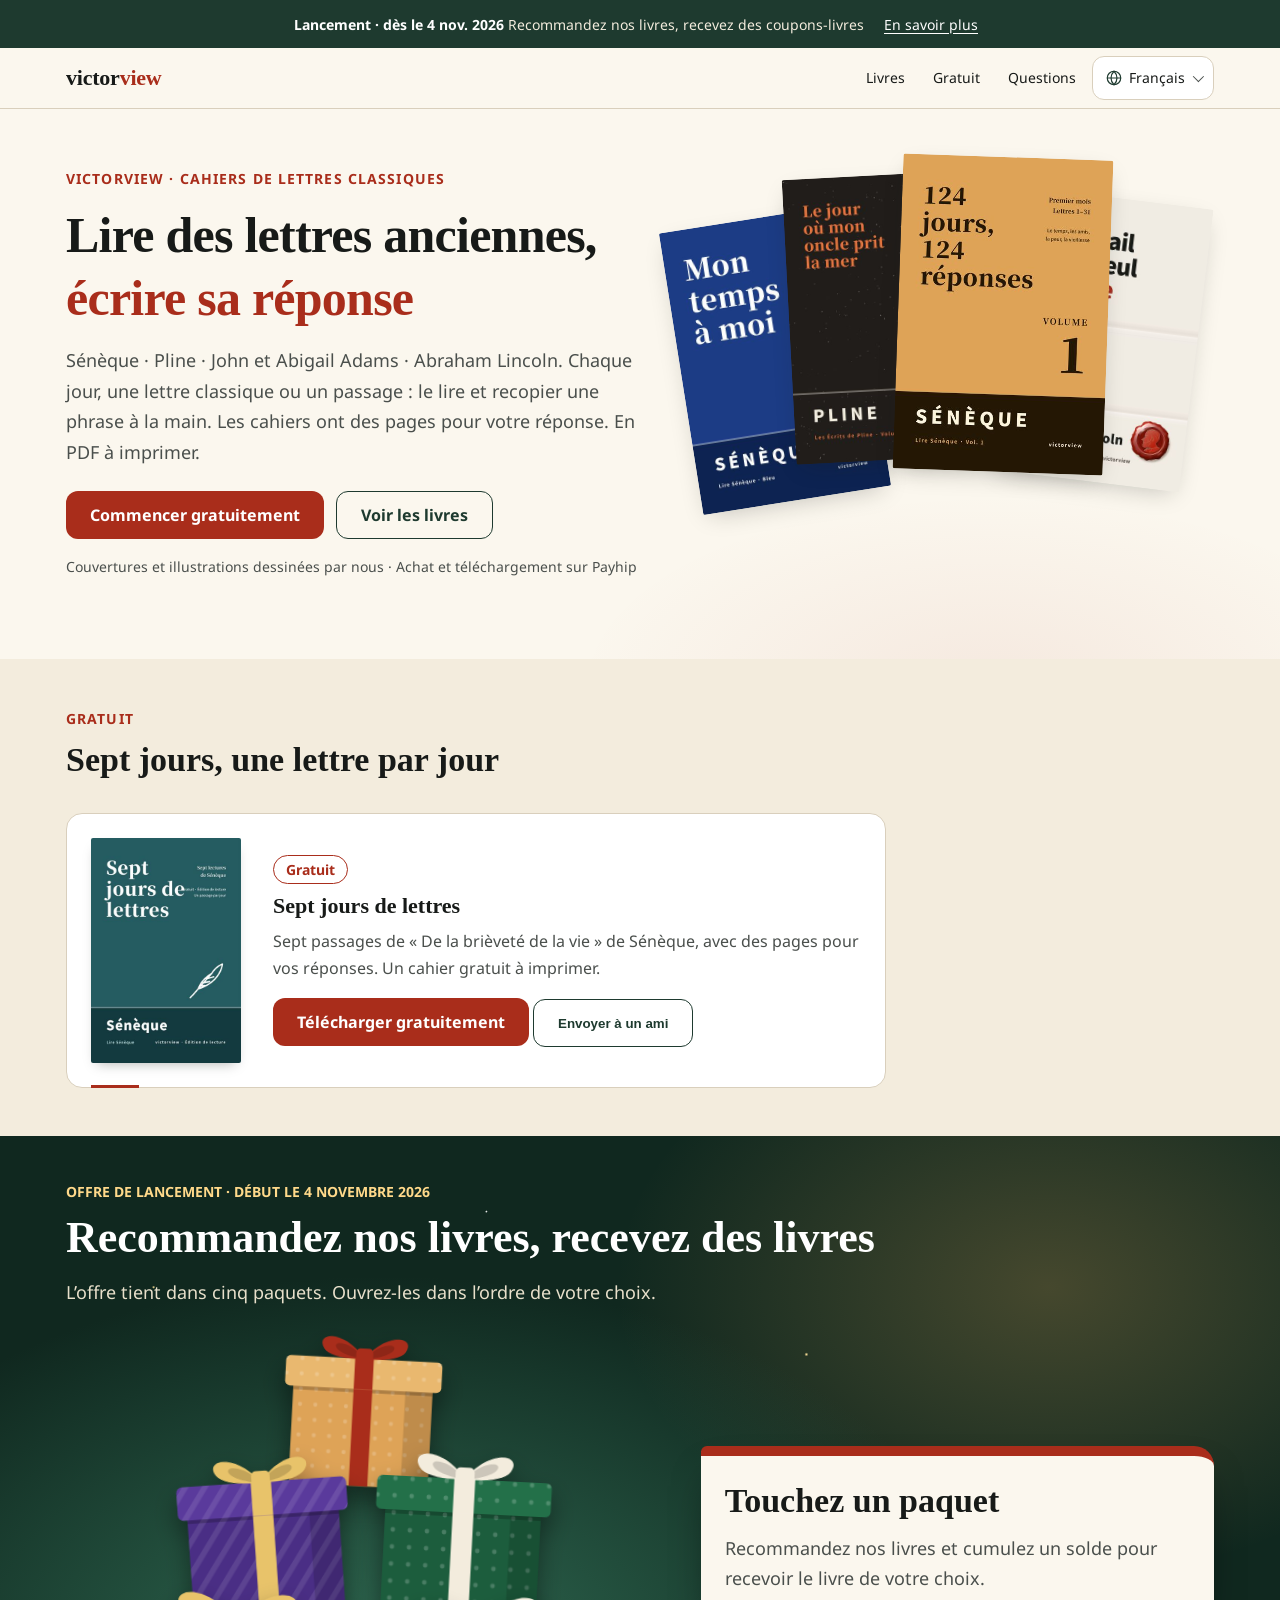
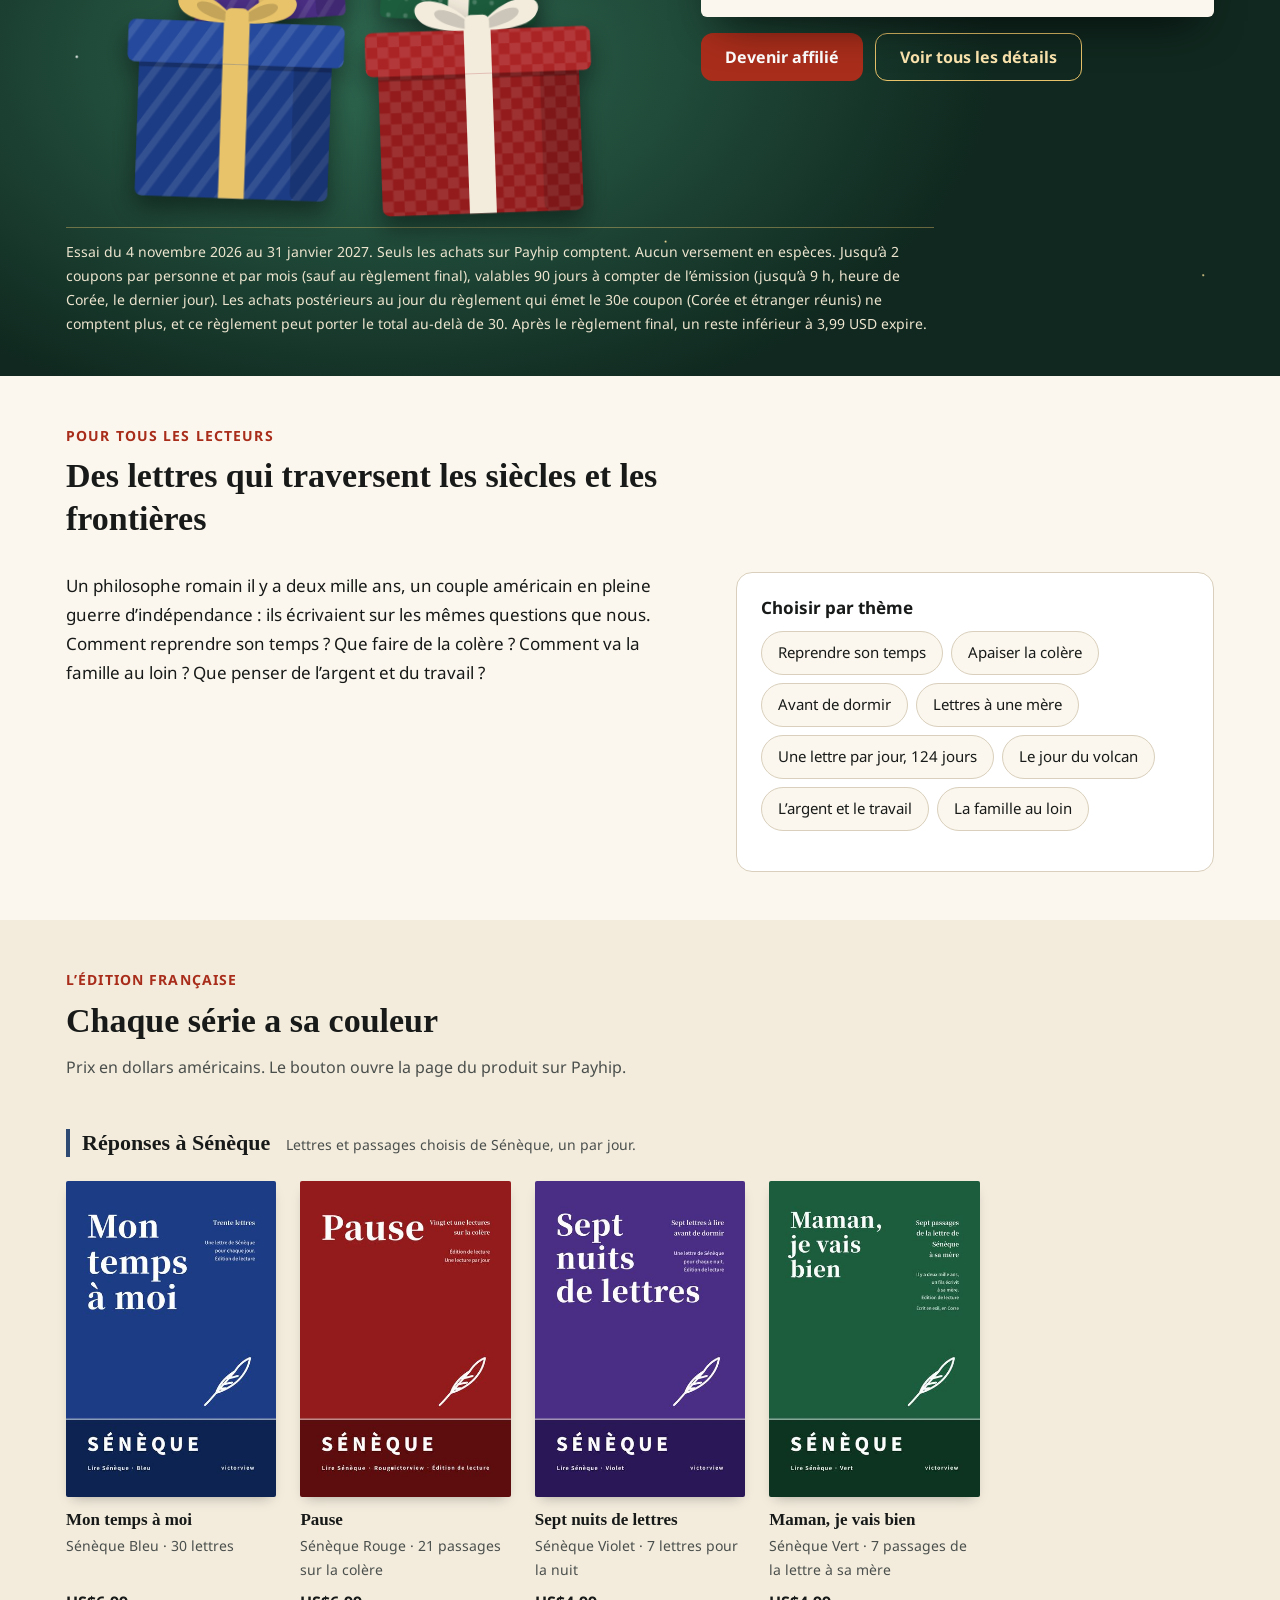
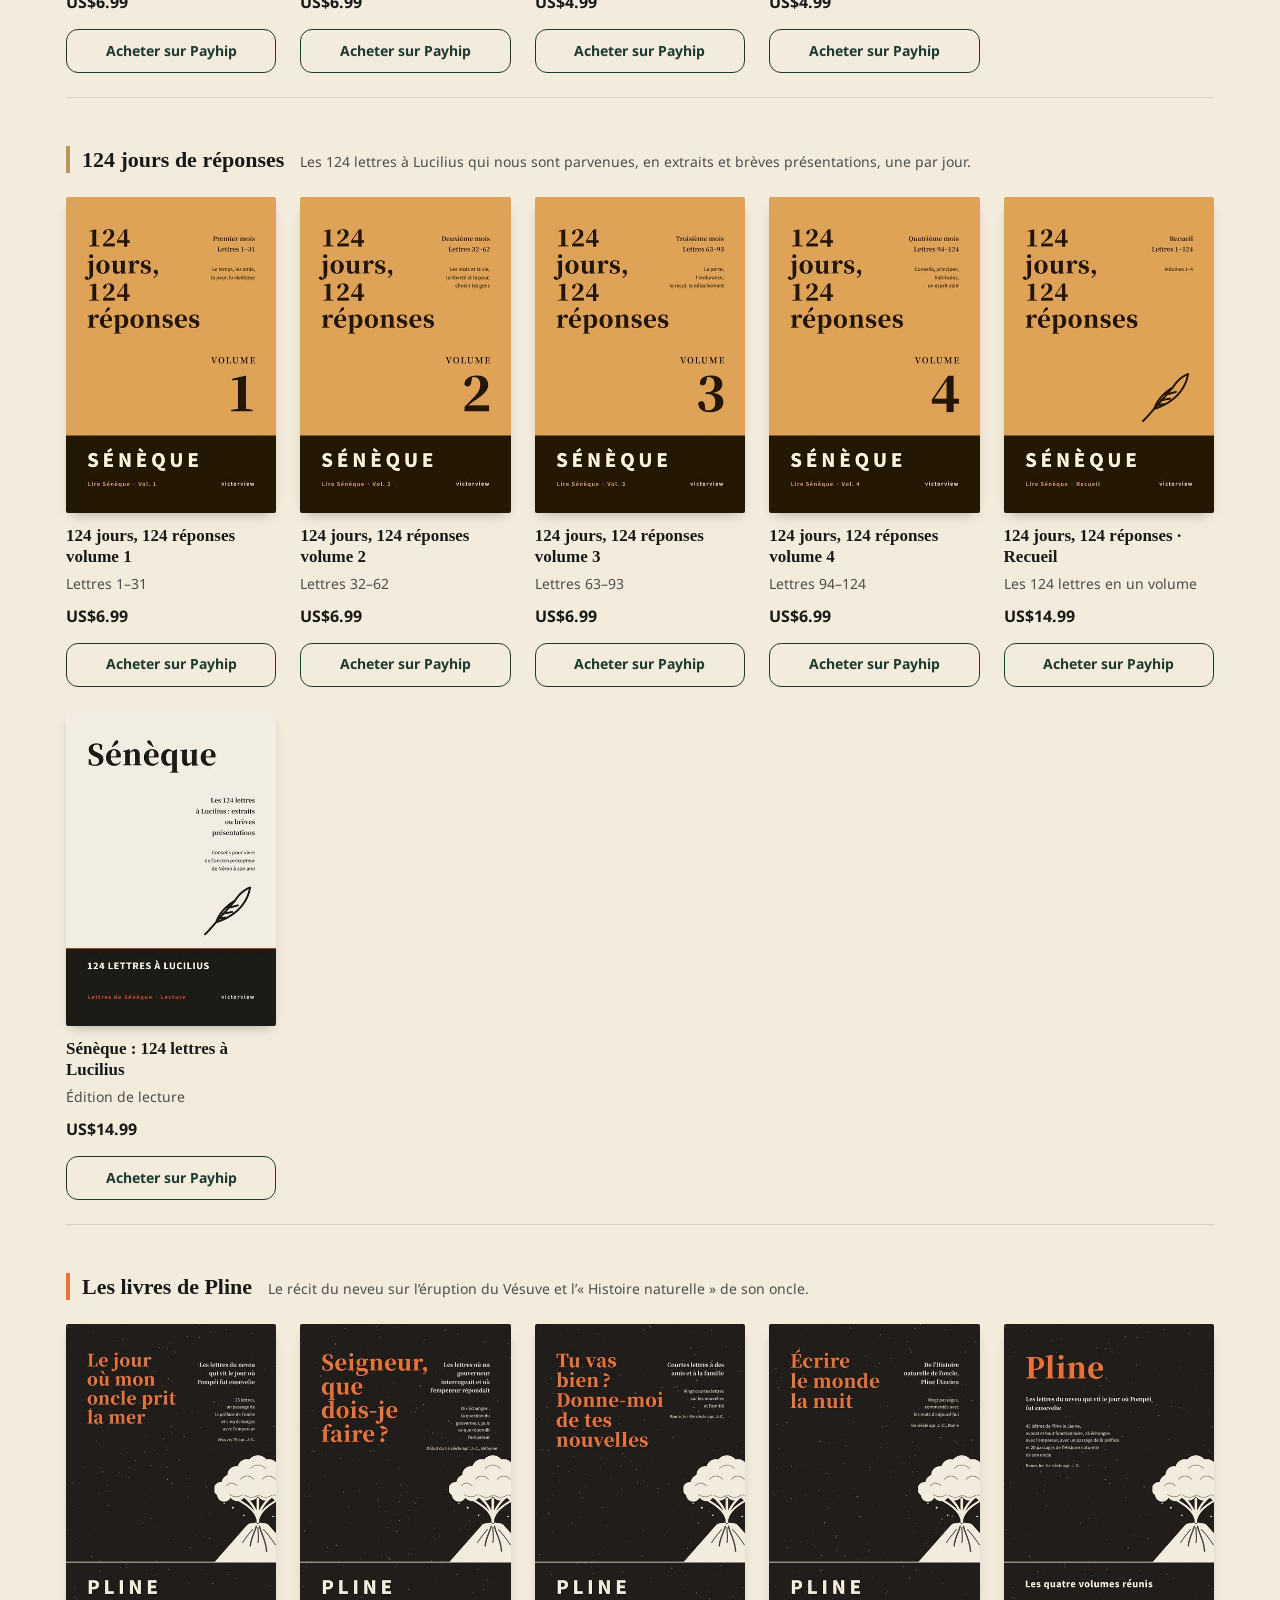
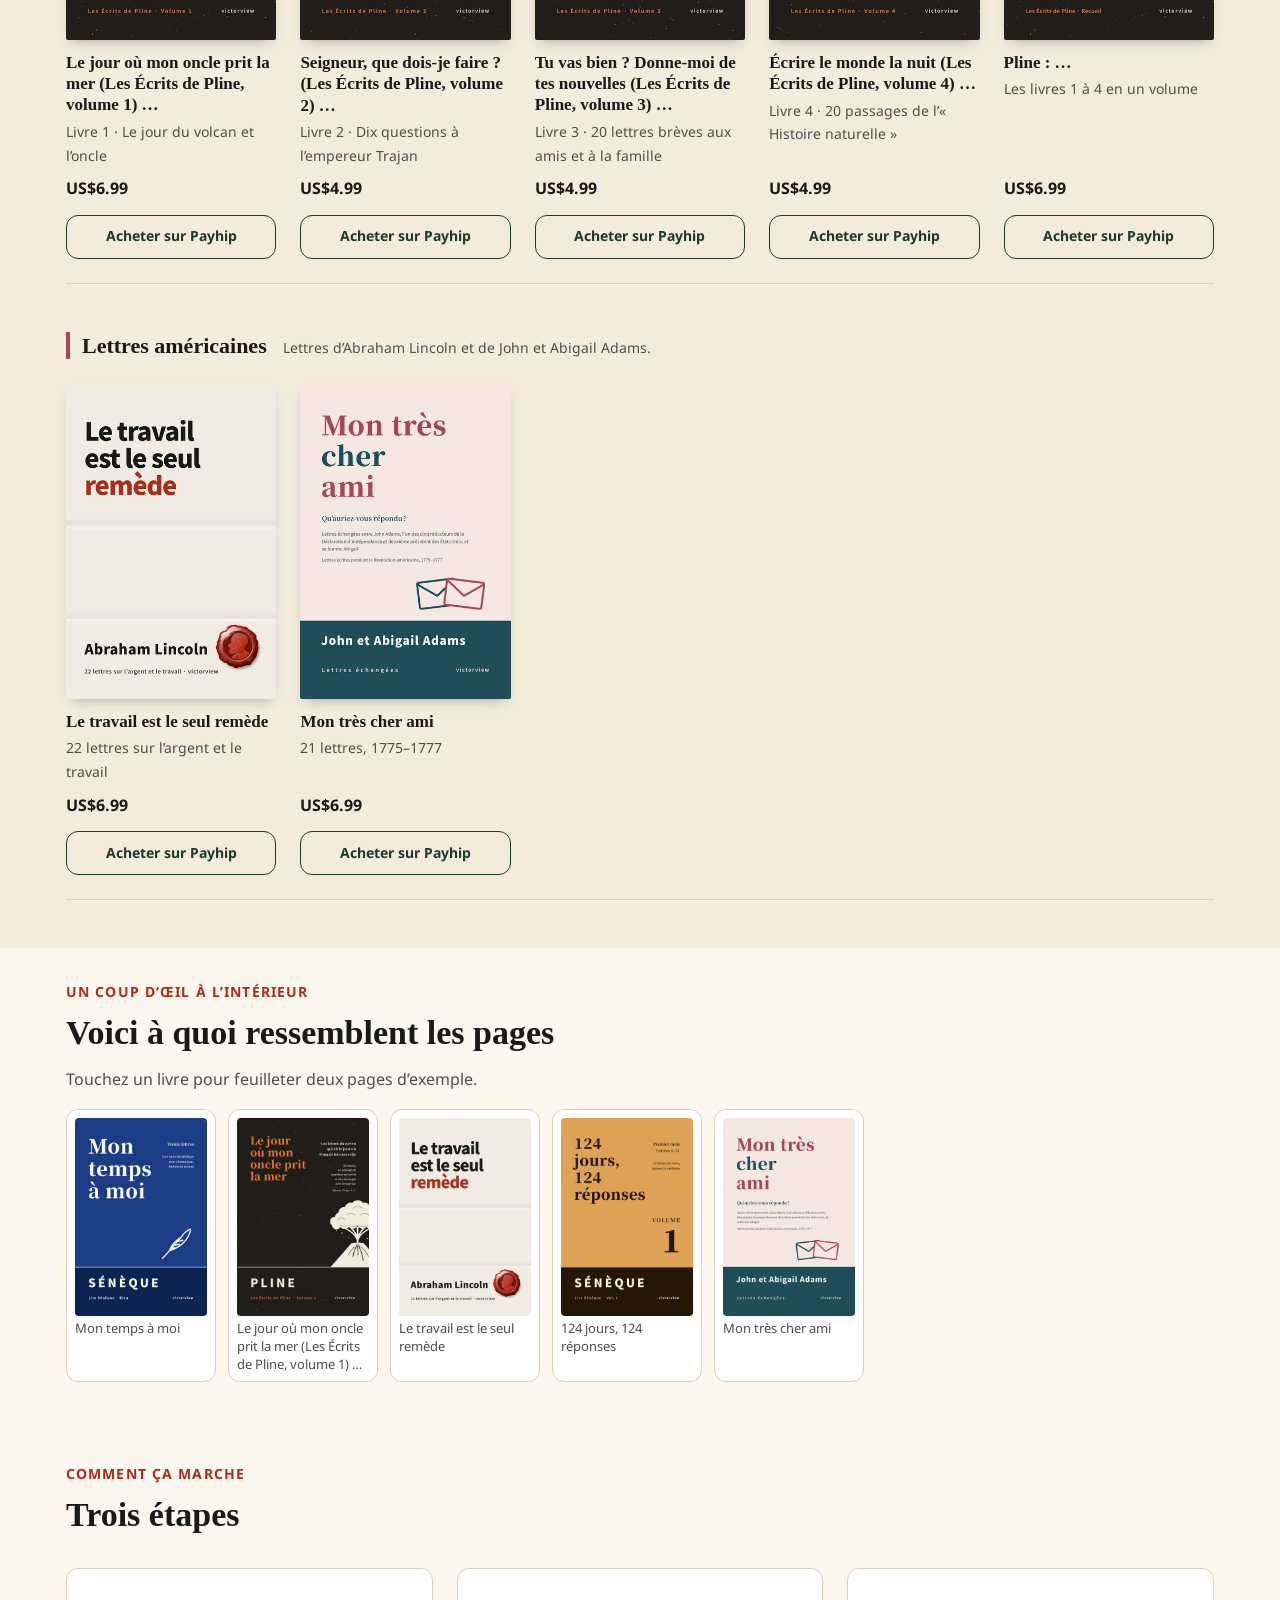
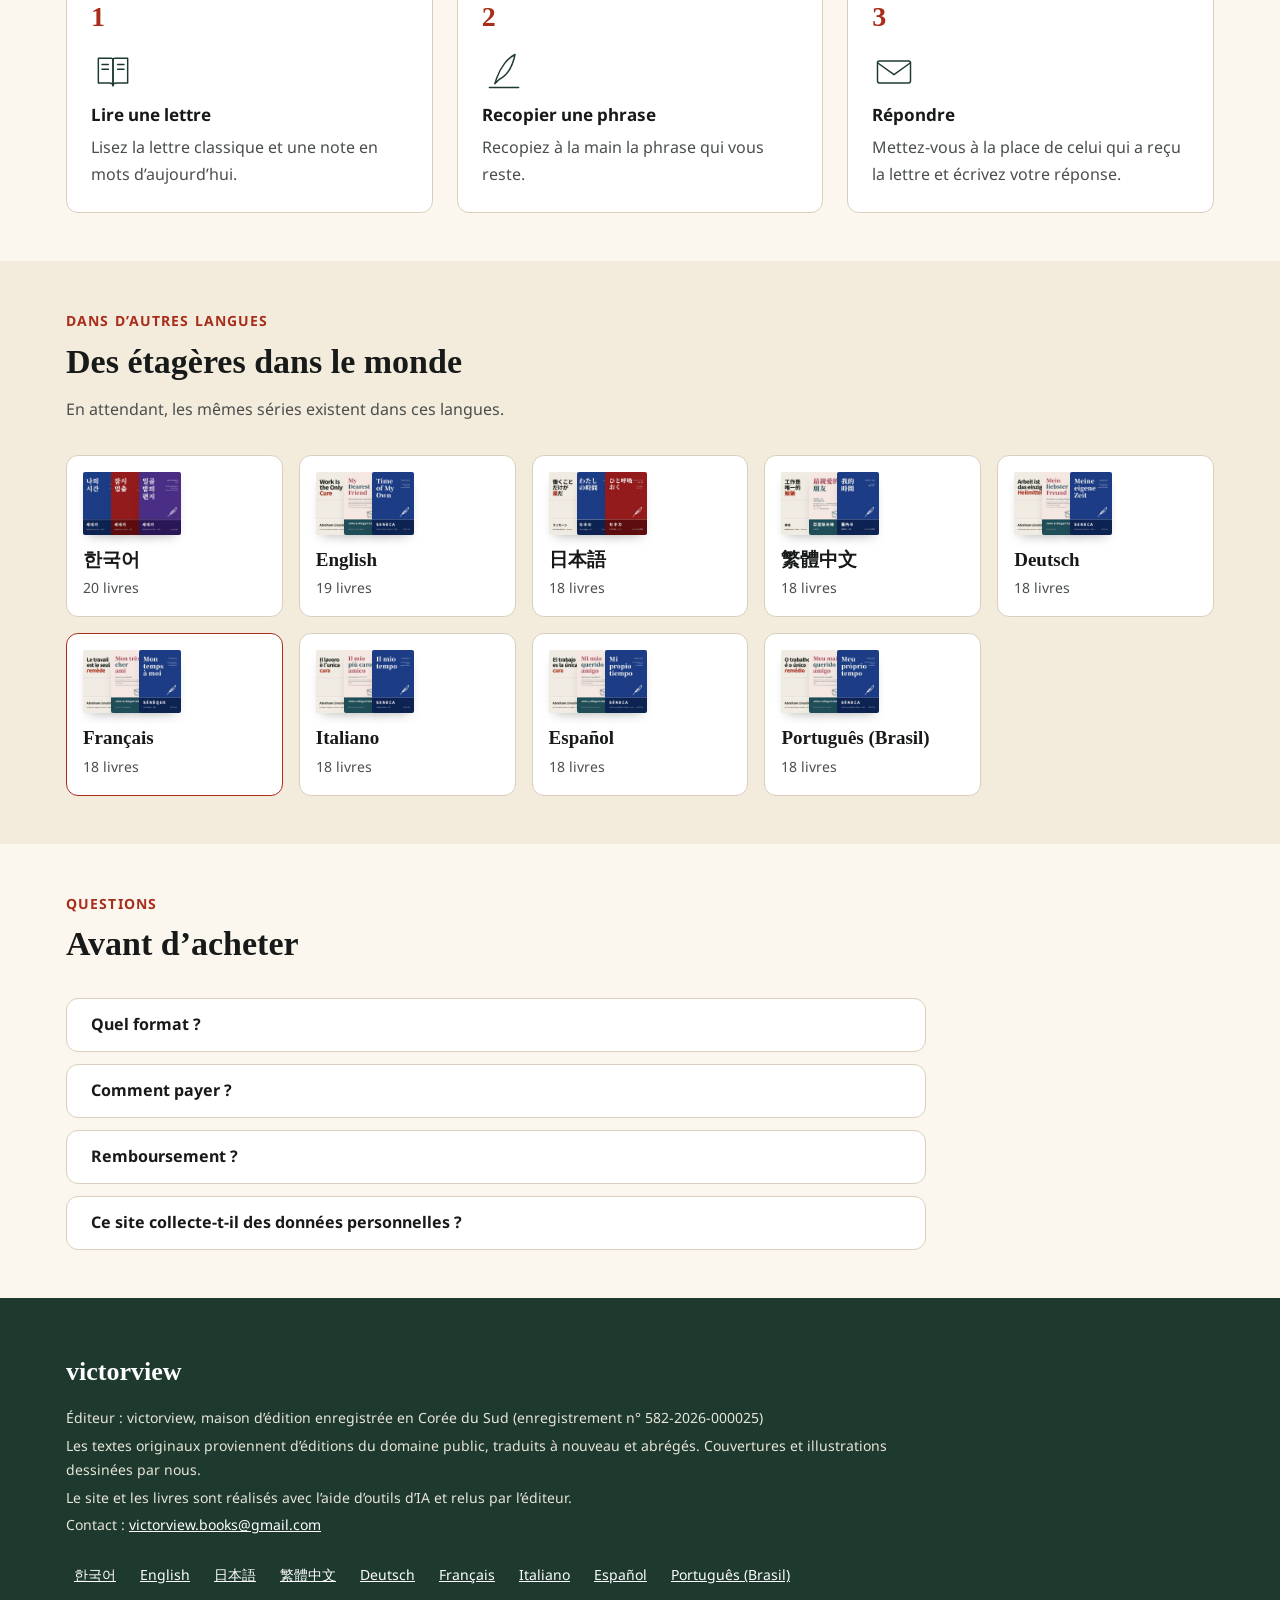
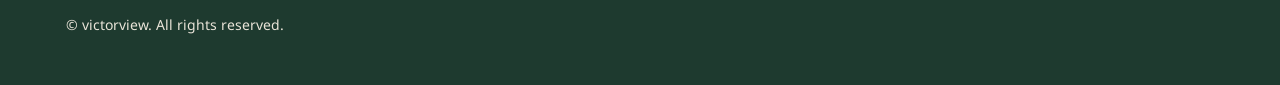
<file: fr/index.html>
<!doctype html>
<html lang="fr">
<head>
<meta charset="utf-8">
<meta name="viewport" content="width=device-width, initial-scale=1">
<link rel="icon" href="../favicon.ico" sizes="any">
<link rel="icon" type="image/png" sizes="32x32" href="../assets/icons/seal-32.png">
<link rel="apple-touch-icon" href="../assets/icons/apple-touch-icon.png">
<title>victorview · Lettres classiques à lire et à qui répondre</title>
<meta name="description" content="Cahiers en français : lire les lettres de Sénèque · Pline · John et Abigail Adams · Abraham Lincoln et y répondre. PDF à imprimer.">

<meta property="og:type" content="website">
<meta property="og:title" content="victorview · Lettres classiques à lire et à qui répondre">
<meta property="og:description" content="Cahiers en français : lire les lettres de Sénèque · Pline · John et Abigail Adams · Abraham Lincoln et y répondre. PDF à imprimer.">
<meta property="og:image" content="https://victorview.netlify.app/covers/fr/blue.jpg">
<meta property="og:url" content="https://victorview.netlify.app/fr/">
<link rel="canonical" href="https://victorview.netlify.app/fr/">
<link rel="alternate" hreflang="ko" href="https://victorview.netlify.app/">
<link rel="alternate" hreflang="en" href="https://victorview.netlify.app/english.html">
<link rel="alternate" hreflang="ja" href="https://victorview.netlify.app/ja/">
<link rel="alternate" hreflang="zh-TW" href="https://victorview.netlify.app/zh-tw/">
<link rel="alternate" hreflang="de" href="https://victorview.netlify.app/de/">
<link rel="alternate" hreflang="fr" href="https://victorview.netlify.app/fr/">
<link rel="alternate" hreflang="it" href="https://victorview.netlify.app/it/">
<link rel="alternate" hreflang="es" href="https://victorview.netlify.app/es/">
<link rel="alternate" hreflang="pt-BR" href="https://victorview.netlify.app/pt-br/">
<link rel="alternate" hreflang="x-default" href="https://victorview.netlify.app/english.html">
<link rel="preconnect" href="https://fonts.googleapis.com">
<link rel="preconnect" href="https://fonts.gstatic.com" crossorigin>
<link rel="stylesheet" href="https://fonts.googleapis.com/css2?family=Noto+Sans:wght@400;500;700&family=Noto+Serif:wght@500;700;900&display=swap">
<link rel="stylesheet" href="../assets/global.css">
<link rel="stylesheet" href="../assets/lang.css">
<link rel="stylesheet" href="../assets/referral.css?v=20261103c">

</head>
<body class="no-js">
<a class="skip" href="#top">Aller au contenu</a>
<div class="ref-band" role="region" aria-label="Lancement · dès le 4 nov. 2026"><div class="wrap"><span><b>Lancement · dès le 4 nov. 2026</b> Recommandez nos livres, recevez des coupons-livres</span><a href="#ref">En savoir plus</a></div></div>
<header class="site"><div class="wrap">
  <a class="logo" href="./">victor<i>view</i></a>
  <nav aria-label="menu"><a href="#books" class="hide-sm">Livres</a><a href="#free" class="hide-sm">Gratuit</a><a href="#faq" class="hide-sm">Questions</a><details class="lang-pick"><summary aria-label="Langue: Français"><svg viewBox="0 0 24 24" aria-hidden="true"><circle cx="12" cy="12" r="9"/><path d="M3 12 H21 M12 3 C9 6 8 9 8 12 C8 15 9 18 12 21 C15 18 16 15 16 12 C16 9 15 6 12 3 Z"/></svg><span>Français</span></summary><ul><li><a href="../" hreflang="ko" lang="ko">한국어</a></li><li><a href="../english.html" hreflang="en" lang="en">English</a></li><li><a href="../ja/" hreflang="ja" lang="ja">日本語</a></li><li><a href="../zh-tw/" hreflang="zh-TW" lang="zh-TW">繁體中文</a></li><li><a href="../de/" hreflang="de" lang="de">Deutsch</a></li><li><a href="../fr/" hreflang="fr" lang="fr" aria-current="true">Français</a></li><li><a href="../it/" hreflang="it" lang="it">Italiano</a></li><li><a href="../es/" hreflang="es" lang="es">Español</a></li><li><a href="../pt-br/" hreflang="pt-BR" lang="pt-BR">Português (Brasil)</a></li></ul></details></nav>
</div></header>
<main id="top">
<section class="hero"><div class="wrap">
  <div class="reveal">
    <span class="kicker">VICTORVIEW · CAHIERS DE LETTRES CLASSIQUES</span>
    <h1>Lire des lettres anciennes,<br><em>écrire sa réponse</em></h1>
    <p class="lead">Sénèque · Pline · John et Abigail Adams · Abraham Lincoln. Chaque jour, une lettre classique ou un passage : le lire et recopier une phrase à la main. Les cahiers ont des pages pour votre réponse. En PDF à imprimer.</p>
    <div class="acts"><a class="btn" href="#free">Commencer gratuitement</a><a class="btn ghost" href="#books">Voir les livres</a></div>
    <p class="note">Couvertures et illustrations dessinées par nous · Achat et téléchargement sur Payhip</p>
  </div>
  <div class="stack" aria-hidden="true"><img src="../covers/fr/blue.jpg" alt="" width="400" height="600"><img src="../covers/fr/pliny1.jpg" alt="" width="400" height="600"><img src="../covers/fr/gold1.jpg" alt="" width="400" height="600" fetchpriority="high"><img src="../covers/fr/lincoln.jpg" alt="" width="400" height="600"></div>
</div></section>
<section class="sec alt" id="free"><div class="wrap">
  <div class="sec-head reveal"><span class="kicker">GRATUIT</span><h2>Sept jours, une lettre par jour</h2></div>
  <div class="freebox reveal"><img src="../covers/fr/free7.jpg" alt="Sept jours de lettres" width="400" height="600" loading="lazy"><div><span class="tag">Gratuit</span><h3>Sept jours de lettres</h3><p>Sept passages de « De la brièveté de la vie » de Sénèque, avec des pages pour vos réponses. Un cahier gratuit à imprimer.</p><a class="btn" href="https://payhip.com/b/k9W4h" target="_blank" rel="noopener">Télécharger gratuitement</a> <button class="btn ghost share-btn" type="button" data-url="https://victorview.netlify.app/fr/#free" data-title="Sept jours de lettres" data-text="Sept passages de Sénèque et chaque jour une page pour écrire votre réponse. Un cahier gratuit." data-done="Lien copié" data-copy="Copiez ce lien">Envoyer à un ami</button></div></div>
</div></section>
<section class="ref-event" id="ref">
<div class="gift-stage" id="gift-stage" data-open="Ouvrir le paquet" data-count="%n paquets ouverts sur 5." data-done="Les cinq paquets sont ouverts. Les détails sont affichés ci-dessous."><div class="gift-fx" aria-hidden="true"></div><div class="wrap">
  <div class="gift-head"><p class="gift-kicker">OFFRE DE LANCEMENT · DÉBUT LE 4 NOVEMBRE 2026</p><h2>Recommandez nos livres, recevez des livres</h2><p class="gift-lead">L’offre tient dans cinq paquets. Ouvrez-les dans l’ordre de votre choix.</p></div>
  <div class="gift-grid"><div class="gift-pile" id="gift-pile" role="group"></div><div class="gift-panel"><div aria-live="polite">
<article class="gift-card" data-box="intro" style="--c:#A92D1B"><h3>Touchez un paquet</h3><p>Recommandez nos livres et cumulez un solde pour recevoir le livre de votre choix.</p></article>
<article class="gift-card" data-box="gold" style="--c:#B57B2E"><h3>Un livre offert, au choix</h3><p>Quand votre solde atteint le prix Payhip d’un livre, nous vous envoyons un coupon pour ce livre.</p><p class="gift-small">Des coupons-livres, jamais d’argent. Les achats sont validés une fois par mois.</p></article>
<article class="gift-card" data-box="purple" style="--c:#4A2E85"><h3>Votre lien personnel</h3><p>Inscrivez-vous au programme d’affiliation sur Payhip et partagez votre lien.</p><p class="gift-small">Payhip retient le dernier lien d’affiliation cliqué dans les 30 jours précédant l’achat.</p></article>
<article class="gift-card" data-box="green" style="--c:#1C5D3D"><h3>30 % sur votre solde</h3><p>30 % du montant payé après réduction s’ajoutent à votre solde.</p><p class="gift-small">Vos propres achats et les commandes annulées ou remboursées ne comptent pas.</p></article>
<article class="gift-card" data-box="blue" style="--c:#1C3C85"><h3>Signalez le lien d’affiliation</h3><p>En partageant, indiquez dès le début que les achats via votre lien vous rapportent un crédit pour des coupons-livres.</p><p class="gift-small">Le texte exact figure dans les détails.</p></article>
<article class="gift-card" data-box="red" style="--c:#931B1C"><h3>Commencez sur Payhip</h3><p>Appuyez sur le bouton et inscrivez-vous comme affilié sur Payhip.</p><p class="gift-small">Votre nom d’affilié et votre e-mail servent uniquement à ce programme.</p></article>
</div>
  <p class="gift-count" hidden></p>
  <div class="gift-acts"><a class="btn gift-go" href="https://payhip.com/auth/register/af6adc4852bcb3a" target="_blank" rel="noopener">Devenir affilié</a><a class="btn gift-ghost" href="#event-detail">Voir tous les détails</a></div></div></div>
  <p class="gift-terms">Essai du 4 novembre 2026 au 31 janvier 2027. Seuls les achats sur Payhip comptent. Aucun versement en espèces. Jusqu’à 2 coupons par personne et par mois (sauf au règlement final), valables 90 jours à compter de l’émission (jusqu’à 9 h, heure de Corée, le dernier jour). Les achats postérieurs au jour du règlement qui émet le 30e coupon (Corée et étranger réunis) ne comptent plus, et ce règlement peut porter le total au-delà de 30. Après le règlement final, un reste inférieur à 3,99 USD expire.</p>
</div></div>
<div class="wrap gift-more"><details id="event-detail"><summary>Voir tous les détails</summary><div class="gift-detail-in">
  <p>Rejoignez notre programme d’affiliation sur Payhip. Quand quelqu’un achète par votre lien, 30 % du montant payé après remise s’ajoutent à votre solde. Quand ce solde atteint le prix de l’un de nos livres sur Payhip, nous vous envoyons un code permettant d’obtenir ce livre gratuitement.</p>
  <p class="ref-key">30 % du montant payé après remise · coupons-livres, pas d’argent · 2 par mois au plus (sauf au dernier décompte) · 30 au total à titre indicatif (dépassement possible)</p>
  <ul class="ref-fine"><li><b>Calcul</b> Payhip attribue un achat au dernier lien d’affiliation cliqué dans les 30 jours précédant l’achat. 30 % du montant payé après remise s’ajoutent à votre solde. Vos propres achats et les commandes annulées ou remboursées ne comptent pas.</li><li><b>Validation</b> Nous validons les achats de chaque mois civil au début du mois suivant, déduction faite des commandes remboursées. Les coupons déjà envoyés ne sont pas repris. Les achats sont comptés par mois civil à l’heure de la Corée et validés le premier vendredi du mois suivant ; un remboursement après validation est déduit au décompte suivant.</li><li><b>Plafonds</b> Au plus 2 coupons par personne et par mois. Les achats effectués avant le 4 novembre 2026 ne comptent pas. Pendant l’essai (4 novembre 2026 – 31 janvier 2027), 30 coupons au total pour l’ensemble des participants servent de référence ; les coupons émis dans le cadre du programme en Corée et du programme d’affiliation Payhip sont comptés ensemble. Lors du décompte où le 30e coupon est émis, toutes les personnes dont le solde est au moins égal au prix d’un livre à ce décompte reçoivent leurs coupons, dans la limite de 2 par mois ; le total peut donc dépasser 30. Ensuite, plus aucun crédit de parrainage ne s’accumule, et nous l’annonçons. Les achats jusqu’à la fin du jour du décompte où le 30e coupon est émis (heure de la Corée) comptent encore ; les achats suivants ne sont plus crédités, et en aucun cas ceux postérieurs au 31 janvier 2027 (heure de la Corée). Les achats pris en compte mais pas encore validés et le solde déjà validé sont réglés lors du dernier décompte. Lors du dernier décompte de l’essai (5 février 2027, pour les achats jusqu’au 31 janvier 2027), la limite de 2 par mois est levée : nous émettons tous les coupons que votre solde restant permet ; seul un reste inférieur au prix d’un livre expire. Si le 30e coupon est émis lors du dernier décompte lui-même, la règle du dernier décompte s’applique, sans limite de 2 par mois. Un remboursement après le dernier décompte n’affecte pas les coupons déjà émis.</li><li><b>Solde</b> À chaque coupon, le prix du livre est déduit et le reste du solde est conservé. Le solde n’est pas de l’argent et n’est pas transférable ; il expire 6 mois après le dernier crédit validé. Lors du dernier décompte, seul un reste inférieur au prix du livre le moins cher (3,99 $ US) expire. Les coupons sont à usage unique et valables 90 jours à partir de leur émission (jusqu’à 9 h, heure de la Corée, le dernier jour).</li><li><b>Partage et données</b> Quand vous partagez votre lien, écrivez dès le début : « Lien d’affiliation — les achats faits par ce lien me rapportent un crédit échangeable contre des coupons-livres, selon des conditions et des plafonds. » Nous utilisons votre nom et votre e-mail d’affilié, ainsi que les numéros et montants de commande du rapport Payhip, uniquement pour ce programme. Nous supprimons ces données 6 mois après le dernier crédit validé ou la date d’utilisation du dernier coupon (à défaut, sa date d’expiration), la plus tardive des deux, ou au traitement suivant si vous quittez le programme, sauf obligation légale de conservation. Tout changement est annoncé 30 jours avant son application. Le solde accumulé avant l’annonce est réglé selon les anciennes conditions.</li></ul>
</div></details></div>
</section>
<section class="sec" id="bond"><div class="wrap">
  <div class="sec-head reveal"><span class="kicker">POUR TOUS LES LECTEURS</span><h2>Des lettres qui traversent les siècles et les frontières</h2></div>
  <div class="bond"><div class="txt reveal"><p>Un philosophe romain il y a deux mille ans, un couple américain en pleine guerre d’indépendance : ils écrivaient sur les mêmes questions que nous. Comment reprendre son temps ? Que faire de la colère ? Comment va la famille au loin ? Que penser de l’argent et du travail ?</p></div><div class="themes-box reveal"><h3>Choisir par thème</h3><ul class="themes"><li><a href="#b-blue">Reprendre son temps</a></li><li><a href="#b-red">Apaiser la colère</a></li><li><a href="#b-purple">Avant de dormir</a></li><li><a href="#b-green">Lettres à une mère</a></li><li><a href="#b-goldall">Une lettre par jour, 124 jours</a></li><li><a href="#b-pliny1">Le jour du volcan</a></li><li><a href="#b-lincoln">L’argent et le travail</a></li><li><a href="#b-adams">La famille au loin</a></li></ul></div></div>
</div></section>
<section class="sec alt" id="books"><div class="wrap">
  <div class="sec-head reveal"><span class="kicker">L’ÉDITION FRANÇAISE</span><h2>Chaque série a sa couleur</h2><p>Prix en dollars américains. Le bouton ouvre la page du produit sur Payhip.</p></div>
<div class="series" style="--band:#2E4A72"><div class="series-head reveal"><h3>Réponses à Sénèque</h3><p>Lettres et passages choisis de Sénèque, un par jour.</p></div><div class="shelf"><article class="card reveal" id="b-blue"><div class="cv"><img src="../covers/fr/blue.jpg" alt="Mon temps à moi" width="400" height="600" loading="lazy" decoding="async"></div><h4>Mon temps à moi</h4><p class="sub">Sénèque Bleu · 30 lettres</p><p class="price">US$6.99</p><a class="btn sm" href="https://payhip.com/b/jh9iI" target="_blank" rel="noopener">Acheter sur Payhip</a></article><article class="card reveal" id="b-red"><div class="cv"><img src="../covers/fr/red.jpg" alt="Pause" width="400" height="600" loading="lazy" decoding="async"></div><h4>Pause</h4><p class="sub">Sénèque Rouge · 21 passages sur la colère</p><p class="price">US$6.99</p><a class="btn sm" href="https://payhip.com/b/ph9SA" target="_blank" rel="noopener">Acheter sur Payhip</a></article><article class="card reveal" id="b-purple"><div class="cv"><img src="../covers/fr/purple.jpg" alt="Sept nuits de lettres" width="400" height="600" loading="lazy" decoding="async"></div><h4>Sept nuits de lettres</h4><p class="sub">Sénèque Violet · 7 lettres pour la nuit</p><p class="price">US$4.99</p><a class="btn sm" href="https://payhip.com/b/PJBFV" target="_blank" rel="noopener">Acheter sur Payhip</a></article><article class="card reveal" id="b-green"><div class="cv"><img src="../covers/fr/green.jpg" alt="Maman, je vais bien" width="400" height="600" loading="lazy" decoding="async"></div><h4>Maman, je vais bien</h4><p class="sub">Sénèque Vert · 7 passages de la lettre à sa mère</p><p class="price">US$4.99</p><a class="btn sm" href="https://payhip.com/b/NU9h7" target="_blank" rel="noopener">Acheter sur Payhip</a></article></div></div>
<div class="series" style="--band:#B8955A"><div class="series-head reveal"><h3>124 jours de réponses</h3><p>Les 124 lettres à Lucilius qui nous sont parvenues, en extraits et brèves présentations, une par jour.</p></div><div class="shelf"><article class="card reveal" id="b-gold1"><div class="cv"><img src="../covers/fr/gold1.jpg" alt="124 jours, 124 réponses volume 1" width="400" height="600" loading="lazy" decoding="async"></div><h4>124 jours, 124 réponses volume 1</h4><p class="sub">Lettres 1–31</p><p class="price">US$6.99</p><a class="btn sm" href="https://payhip.com/b/yqg2w" target="_blank" rel="noopener">Acheter sur Payhip</a></article><article class="card reveal" id="b-gold2"><div class="cv"><img src="../covers/fr/gold2.jpg" alt="124 jours, 124 réponses volume 2" width="400" height="600" loading="lazy" decoding="async"></div><h4>124 jours, 124 réponses volume 2</h4><p class="sub">Lettres 32–62</p><p class="price">US$6.99</p><a class="btn sm" href="https://payhip.com/b/sVemw" target="_blank" rel="noopener">Acheter sur Payhip</a></article><article class="card reveal" id="b-gold3"><div class="cv"><img src="../covers/fr/gold3.jpg" alt="124 jours, 124 réponses volume 3" width="400" height="600" loading="lazy" decoding="async"></div><h4>124 jours, 124 réponses volume 3</h4><p class="sub">Lettres 63–93</p><p class="price">US$6.99</p><a class="btn sm" href="https://payhip.com/b/rAbyk" target="_blank" rel="noopener">Acheter sur Payhip</a></article><article class="card reveal" id="b-gold4"><div class="cv"><img src="../covers/fr/gold4.jpg" alt="124 jours, 124 réponses volume 4" width="400" height="600" loading="lazy" decoding="async"></div><h4>124 jours, 124 réponses volume 4</h4><p class="sub">Lettres 94–124</p><p class="price">US$6.99</p><a class="btn sm" href="https://payhip.com/b/5IGXn" target="_blank" rel="noopener">Acheter sur Payhip</a></article><article class="card reveal" id="b-goldall"><div class="cv"><img src="../covers/fr/goldall.jpg" alt="124 jours, 124 réponses · Recueil" width="400" height="600" loading="lazy" decoding="async"></div><h4>124 jours, 124 réponses · Recueil</h4><p class="sub">Les 124 lettres en un volume</p><p class="price">US$14.99</p><a class="btn sm" href="https://payhip.com/b/MhxdH" target="_blank" rel="noopener">Acheter sur Payhip</a></article><article class="card reveal" id="b-seneca124"><div class="cv"><img src="../covers/fr/seneca124.jpg" alt="Sénèque : 124 lettres à Lucilius" width="400" height="600" loading="lazy" decoding="async"></div><h4>Sénèque : 124 lettres à Lucilius</h4><p class="sub">Édition de lecture</p><p class="price">US$14.99</p><a class="btn sm" href="https://payhip.com/b/taSgj" target="_blank" rel="noopener">Acheter sur Payhip</a></article></div></div>
<div class="series" style="--band:#E8743B"><div class="series-head reveal"><h3>Les livres de Pline</h3><p>Le récit du neveu sur l’éruption du Vésuve et l’« Histoire naturelle » de son oncle.</p></div><div class="shelf"><article class="card reveal" id="b-pliny1"><div class="cv"><img src="../covers/fr/pliny1.jpg" alt="Le jour où mon oncle prit la mer (Les Écrits de Pline, volume 1) …" width="400" height="600" loading="lazy" decoding="async"></div><h4>Le jour où mon oncle prit la mer (Les Écrits de Pline, volume 1) …</h4><p class="sub">Livre 1 · Le jour du volcan et l’oncle</p><p class="price">US$6.99</p><a class="btn sm" href="https://payhip.com/b/9dBng" target="_blank" rel="noopener">Acheter sur Payhip</a></article><article class="card reveal" id="b-pliny2"><div class="cv"><img src="../covers/fr/pliny2.jpg" alt="Seigneur, que dois-je faire ? (Les Écrits de Pline, volume 2) …" width="400" height="600" loading="lazy" decoding="async"></div><h4>Seigneur, que dois-je faire ? (Les Écrits de Pline, volume 2) …</h4><p class="sub">Livre 2 · Dix questions à l’empereur Trajan</p><p class="price">US$4.99</p><a class="btn sm" href="https://payhip.com/b/bB0DH" target="_blank" rel="noopener">Acheter sur Payhip</a></article><article class="card reveal" id="b-pliny3"><div class="cv"><img src="../covers/fr/pliny3.jpg" alt="Tu vas bien ? Donne-moi de tes nouvelles (Les Écrits de Pline, volume 3) …" width="400" height="600" loading="lazy" decoding="async"></div><h4>Tu vas bien ? Donne-moi de tes nouvelles (Les Écrits de Pline, volume 3) …</h4><p class="sub">Livre 3 · 20 lettres brèves aux amis et à la famille</p><p class="price">US$4.99</p><a class="btn sm" href="https://payhip.com/b/sL05K" target="_blank" rel="noopener">Acheter sur Payhip</a></article><article class="card reveal" id="b-pliny4"><div class="cv"><img src="../covers/fr/pliny4.jpg" alt="Écrire le monde la nuit (Les Écrits de Pline, volume 4) …" width="400" height="600" loading="lazy" decoding="async"></div><h4>Écrire le monde la nuit (Les Écrits de Pline, volume 4) …</h4><p class="sub">Livre 4 · 20 passages de l’« Histoire naturelle »</p><p class="price">US$4.99</p><a class="btn sm" href="https://payhip.com/b/m2fgz" target="_blank" rel="noopener">Acheter sur Payhip</a></article><article class="card reveal" id="b-plinyall"><div class="cv"><img src="../covers/fr/plinyall.jpg" alt="Pline : …" width="400" height="600" loading="lazy" decoding="async"></div><h4>Pline : …</h4><p class="sub">Les livres 1 à 4 en un volume</p><p class="price">US$6.99</p><a class="btn sm" href="https://payhip.com/b/kYAOC" target="_blank" rel="noopener">Acheter sur Payhip</a></article></div></div>
<div class="series" style="--band:#A8475A"><div class="series-head reveal"><h3>Lettres américaines</h3><p>Lettres d’Abraham Lincoln et de John et Abigail Adams.</p></div><div class="shelf"><article class="card reveal" id="b-lincoln"><div class="cv"><img src="../covers/fr/lincoln.jpg" alt="Le travail est le seul remède" width="400" height="600" loading="lazy" decoding="async"></div><h4>Le travail est le seul remède</h4><p class="sub">22 lettres sur l’argent et le travail</p><p class="price">US$6.99</p><a class="btn sm" href="https://payhip.com/b/FPAzV" target="_blank" rel="noopener">Acheter sur Payhip</a></article><article class="card reveal" id="b-adams"><div class="cv"><img src="../covers/fr/adams.jpg" alt="Mon très cher ami" width="400" height="600" loading="lazy" decoding="async"></div><h4>Mon très cher ami</h4><p class="sub">21 lettres, 1775–1777</p><p class="price">US$6.99</p><a class="btn sm" href="https://payhip.com/b/zOqwC" target="_blank" rel="noopener">Acheter sur Payhip</a></article></div></div>
</div></section>
<section class="sec" id="peek"><div class="wrap"><div class="sec-head reveal"><span class="kicker">UN COUP D’ŒIL À L’INTÉRIEUR</span><h2>Voici à quoi ressemblent les pages</h2><p>Touchez un livre pour feuilleter deux pages d’exemple.</p></div><div class="peek n5"><figure tabindex="0" role="button" data-pages="covers/preview/fr-blue-1.jpg|covers/preview/fr-blue-2.jpg" aria-label="Mon temps à moi · Voir des pages d’exemple"><img src="../covers/fr/blue.jpg" alt="Mon temps à moi" width="400" height="600" loading="lazy" decoding="async"><figcaption>Mon temps à moi</figcaption></figure><figure tabindex="0" role="button" data-pages="covers/preview/fr-pliny1-1.jpg|covers/preview/fr-pliny1-2.jpg" aria-label="Le jour où mon oncle prit la mer (Les Écrits de Pline, volume 1) … · Voir des pages d’exemple"><img src="../covers/fr/pliny1.jpg" alt="Le jour où mon oncle prit la mer (Les Écrits de Pline, volume 1) …" width="400" height="600" loading="lazy" decoding="async"><figcaption>Le jour où mon oncle prit la mer (Les Écrits de Pline, volume 1) …</figcaption></figure><figure tabindex="0" role="button" data-pages="covers/preview/fr-lincoln-1.jpg|covers/preview/fr-lincoln-2.jpg" aria-label="Le travail est le seul remède · Voir des pages d’exemple"><img src="../covers/fr/lincoln.jpg" alt="Le travail est le seul remède" width="400" height="600" loading="lazy" decoding="async"><figcaption>Le travail est le seul remède</figcaption></figure><figure tabindex="0" role="button" data-pages="covers/preview/fr-gold1-1.jpg|covers/preview/fr-gold1-2.jpg" aria-label="124 jours, 124 réponses · Voir des pages d’exemple"><img src="../covers/fr/gold1.jpg" alt="124 jours, 124 réponses" width="400" height="600" loading="lazy" decoding="async"><figcaption>124 jours, 124 réponses</figcaption></figure><figure tabindex="0" role="button" data-pages="covers/preview/fr-adams-1.jpg|covers/preview/fr-adams-2.jpg" aria-label="Mon très cher ami · Voir des pages d’exemple"><img src="../covers/fr/adams.jpg" alt="Mon très cher ami" width="400" height="600" loading="lazy" decoding="async"><figcaption>Mon très cher ami</figcaption></figure></div></div></section>
<section class="sec" id="how"><div class="wrap"><div class="sec-head reveal"><span class="kicker">COMMENT ÇA MARCHE</span><h2>Trois étapes</h2></div><ol class="steps"><li class="reveal"><svg viewBox="0 0 48 48" aria-hidden="true"><path d="M8 10 H22 C24 10 24 12 24 12 V40 C24 38 22 37 20 37 H8 Z"/><path d="M40 10 H26 C24 10 24 12 24 12 V40 C24 38 26 37 28 37 H40 Z"/><path d="M12 17 H19 M12 22 H19 M29 17 H36 M29 22 H36"/></svg><b>Lire une lettre</b><span>Lisez la lettre classique et une note en mots d’aujourd’hui.</span></li><li class="reveal"><svg viewBox="0 0 48 48" aria-hidden="true"><path d="M36 6 C28 10 20 20 16 32 L14 38 L19 33 C27 29 33 21 36 6 Z"/><path d="M8 42 H40"/></svg><b>Recopier une phrase</b><span>Recopiez à la main la phrase qui vous reste.</span></li><li class="reveal"><svg viewBox="0 0 48 48" aria-hidden="true"><rect x="6" y="13" width="36" height="24" rx="2"/><path d="M6 15 L24 28 L42 15"/></svg><b>Répondre</b><span>Mettez-vous à la place de celui qui a reçu la lettre et écrivez votre réponse.</span></li></ol></div></section>
<section class="sec alt" id="world"><div class="wrap"><div class="sec-head reveal"><span class="kicker">DANS D’AUTRES LANGUES</span><h2>Des étagères dans le monde</h2><p>En attendant, les mêmes séries existent dans ces langues.</p></div><ul class="world"><li><a href="../" hreflang="ko"><span class="thumbs"><img src="../covers/ko/01.jpg" alt="" width="42" height="63" loading="lazy" decoding="async"><img src="../covers/ko/02.jpg" alt="" width="42" height="63" loading="lazy" decoding="async"><img src="../covers/ko/03.jpg" alt="" width="42" height="63" loading="lazy" decoding="async"></span><b lang="ko">한국어</b><span>20 livres</span></a></li><li><a href="../english.html" hreflang="en"><span class="thumbs"><img src="../covers/en/lincoln.jpg" alt="" width="42" height="63" loading="lazy" decoding="async"><img src="../covers/en/adams.jpg" alt="" width="42" height="63" loading="lazy" decoding="async"><img src="../covers/en/blue.jpg" alt="" width="42" height="63" loading="lazy" decoding="async"></span><b lang="en">English</b><span>19 livres</span></a></li><li><a href="../ja/" hreflang="ja"><span class="thumbs"><img src="../covers/ja/lincoln.jpg" alt="" width="42" height="63" loading="lazy" decoding="async"><img src="../covers/ja/blue.jpg" alt="" width="42" height="63" loading="lazy" decoding="async"><img src="../covers/ja/red.jpg" alt="" width="42" height="63" loading="lazy" decoding="async"></span><b lang="ja">日本語</b><span>18 livres</span></a></li><li><a href="../zh-tw/" hreflang="zh-TW"><span class="thumbs"><img src="../covers/zh/lincoln.jpg" alt="" width="42" height="63" loading="lazy" decoding="async"><img src="../covers/zh/adams.jpg" alt="" width="42" height="63" loading="lazy" decoding="async"><img src="../covers/zh/blue.jpg" alt="" width="42" height="63" loading="lazy" decoding="async"></span><b lang="zh-TW">繁體中文</b><span>18 livres</span></a></li><li><a href="../de/" hreflang="de"><span class="thumbs"><img src="../covers/de/lincoln.jpg" alt="" width="42" height="63" loading="lazy" decoding="async"><img src="../covers/de/adams.jpg" alt="" width="42" height="63" loading="lazy" decoding="async"><img src="../covers/de/blue.jpg" alt="" width="42" height="63" loading="lazy" decoding="async"></span><b lang="de">Deutsch</b><span>18 livres</span></a></li><li><a href="../fr/" hreflang="fr" aria-current="page"><span class="thumbs"><img src="../covers/fr/lincoln.jpg" alt="" width="42" height="63" loading="lazy" decoding="async"><img src="../covers/fr/adams.jpg" alt="" width="42" height="63" loading="lazy" decoding="async"><img src="../covers/fr/blue.jpg" alt="" width="42" height="63" loading="lazy" decoding="async"></span><b lang="fr">Français</b><span>18 livres</span></a></li><li><a href="../it/" hreflang="it"><span class="thumbs"><img src="../covers/it/lincoln.jpg" alt="" width="42" height="63" loading="lazy" decoding="async"><img src="../covers/it/adams.jpg" alt="" width="42" height="63" loading="lazy" decoding="async"><img src="../covers/it/blue.jpg" alt="" width="42" height="63" loading="lazy" decoding="async"></span><b lang="it">Italiano</b><span>18 livres</span></a></li><li><a href="../es/" hreflang="es"><span class="thumbs"><img src="../covers/es/lincoln.jpg" alt="" width="42" height="63" loading="lazy" decoding="async"><img src="../covers/es/adams.jpg" alt="" width="42" height="63" loading="lazy" decoding="async"><img src="../covers/es/blue.jpg" alt="" width="42" height="63" loading="lazy" decoding="async"></span><b lang="es">Español</b><span>18 livres</span></a></li><li><a href="../pt-br/" hreflang="pt-BR"><span class="thumbs"><img src="../covers/pt/lincoln.jpg" alt="" width="42" height="63" loading="lazy" decoding="async"><img src="../covers/pt/adams.jpg" alt="" width="42" height="63" loading="lazy" decoding="async"><img src="../covers/pt/blue.jpg" alt="" width="42" height="63" loading="lazy" decoding="async"></span><b lang="pt-BR">Português (Brasil)</b><span>18 livres</span></a></li></ul></div></section>
<section class="sec faq" id="faq"><div class="wrap"><div class="sec-head reveal"><span class="kicker">QUESTIONS</span><h2>Avant d’acheter</h2></div><details><summary>Quel format ?</summary><p>PDF à imprimer (US Letter et A4). Certains livres comprennent aussi une édition de lecture ou un EPUB ; voir la page de chaque produit.</p></details><details><summary>Comment payer ?</summary><p>L’achat et le téléchargement se font sur Payhip. Les prix sont en dollars américains.</p></details><details><summary>Remboursement ?</summary><p>Après le téléchargement, la rétractation (remboursement) pour simple changement d’avis peut être limitée. Avant d’acheter, consultez l’aperçu dans le livre et la page du produit. Si le fichier ne s’ouvre pas ou si le livre reçu ne correspond pas à la description, nous vous remboursons (contact : <a href="mailto:victorview.books@gmail.com">victorview.books@gmail.com</a>). Les droits des consommateurs prévus par la loi restent pleinement garantis.</p></details><details><summary>Ce site collecte-t-il des données personnelles ?</summary><p>Ce site n’a ni inscription, ni paiement, ni formulaire, ni cookies d’analyse ou de publicité. Le site est servi par Netlify et les polices viennent de Google Fonts.</p></details></div></section>
</main>
<footer><div class="wrap">
  <p class="flogo">victorview</p>
  <p>Éditeur : victorview, maison d’édition enregistrée en Corée du Sud (enregistrement n° 582-2026-000025)</p><p>Les textes originaux proviennent d’éditions du domaine public, traduits à nouveau et abrégés. Couvertures et illustrations dessinées par nous.</p><p>Le site et les livres sont réalisés avec l’aide d’outils d’IA et relus par l’éditeur.</p>
  <p>Contact : <a href="mailto:victorview.books@gmail.com">victorview.books@gmail.com</a></p>
  <ul class="langs"><li><a href="../" hreflang="ko" lang="ko">한국어</a></li><li><a href="../english.html" hreflang="en" lang="en">English</a></li><li><a href="../ja/" hreflang="ja" lang="ja">日本語</a></li><li><a href="../zh-tw/" hreflang="zh-TW" lang="zh-TW">繁體中文</a></li><li><a href="../de/" hreflang="de" lang="de">Deutsch</a></li><li><a href="../fr/" hreflang="fr" lang="fr">Français</a></li><li><a href="../it/" hreflang="it" lang="it">Italiano</a></li><li><a href="../es/" hreflang="es" lang="es">Español</a></li><li><a href="../pt-br/" hreflang="pt-BR" lang="pt-BR">Português (Brasil)</a></li></ul>
  <p>© victorview. All rights reserved.</p>
</div></footer>
<script src="../assets/lang.js" defer></script>
<script src="../assets/share.js" defer></script>
<script src="../assets/jump.js" defer></script>
<script src="../assets/zoom.js" defer></script>
<script src="../assets/celebrate.js" defer></script>
<script src="../assets/gift.js?v=20261103c" defer></script>
<script>
(function () {
  document.body.classList.remove('no-js');
  var els = [].slice.call(document.querySelectorAll('.reveal'));
  if (!('IntersectionObserver' in window) || window.matchMedia('(prefers-reduced-motion: reduce)').matches) { els.forEach(function (el) { el.classList.add('in'); }); return; }
  var io = new IntersectionObserver(function (es) { es.forEach(function (e) { if (e.isIntersecting) { e.target.classList.add('in'); io.unobserve(e.target); } }); }, { rootMargin: '0px 0px -8% 0px' });
  els.forEach(function (el) { io.observe(el); });
})();
</script>
</body>
</html>
</file>
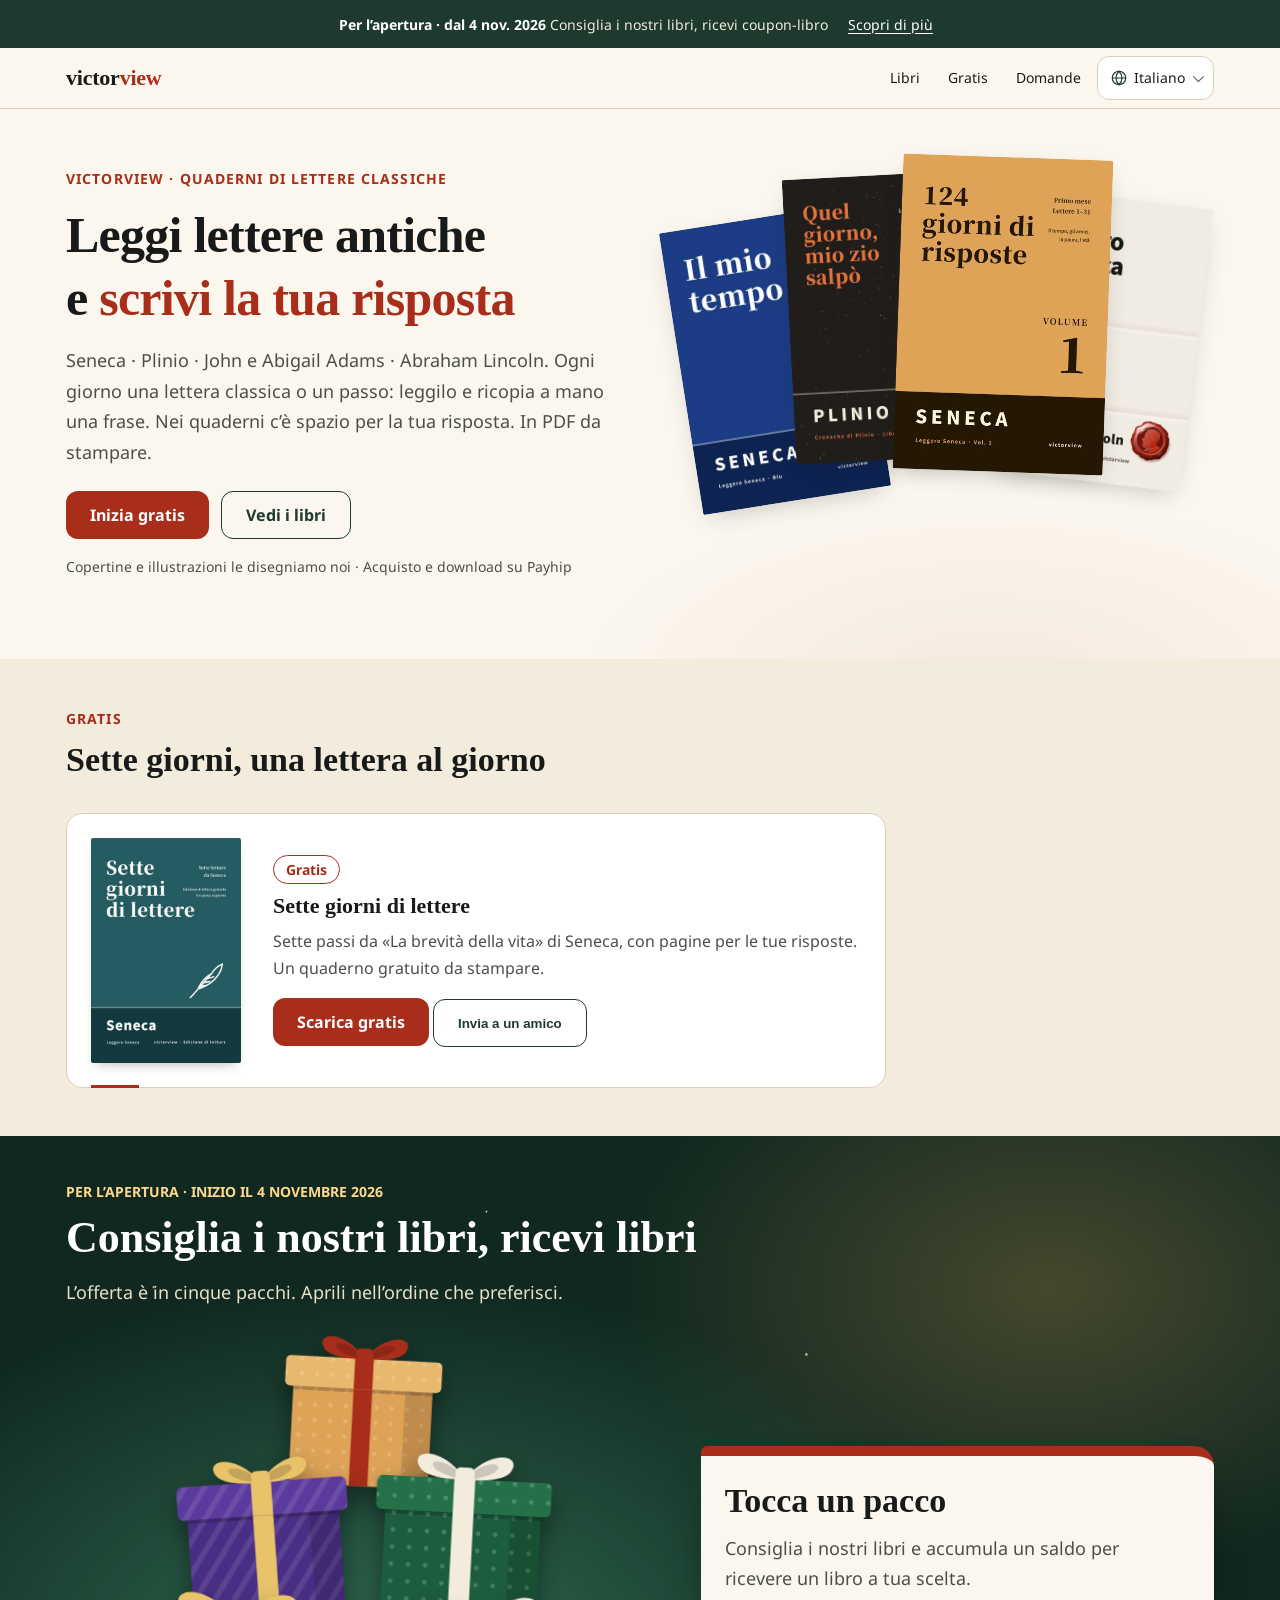
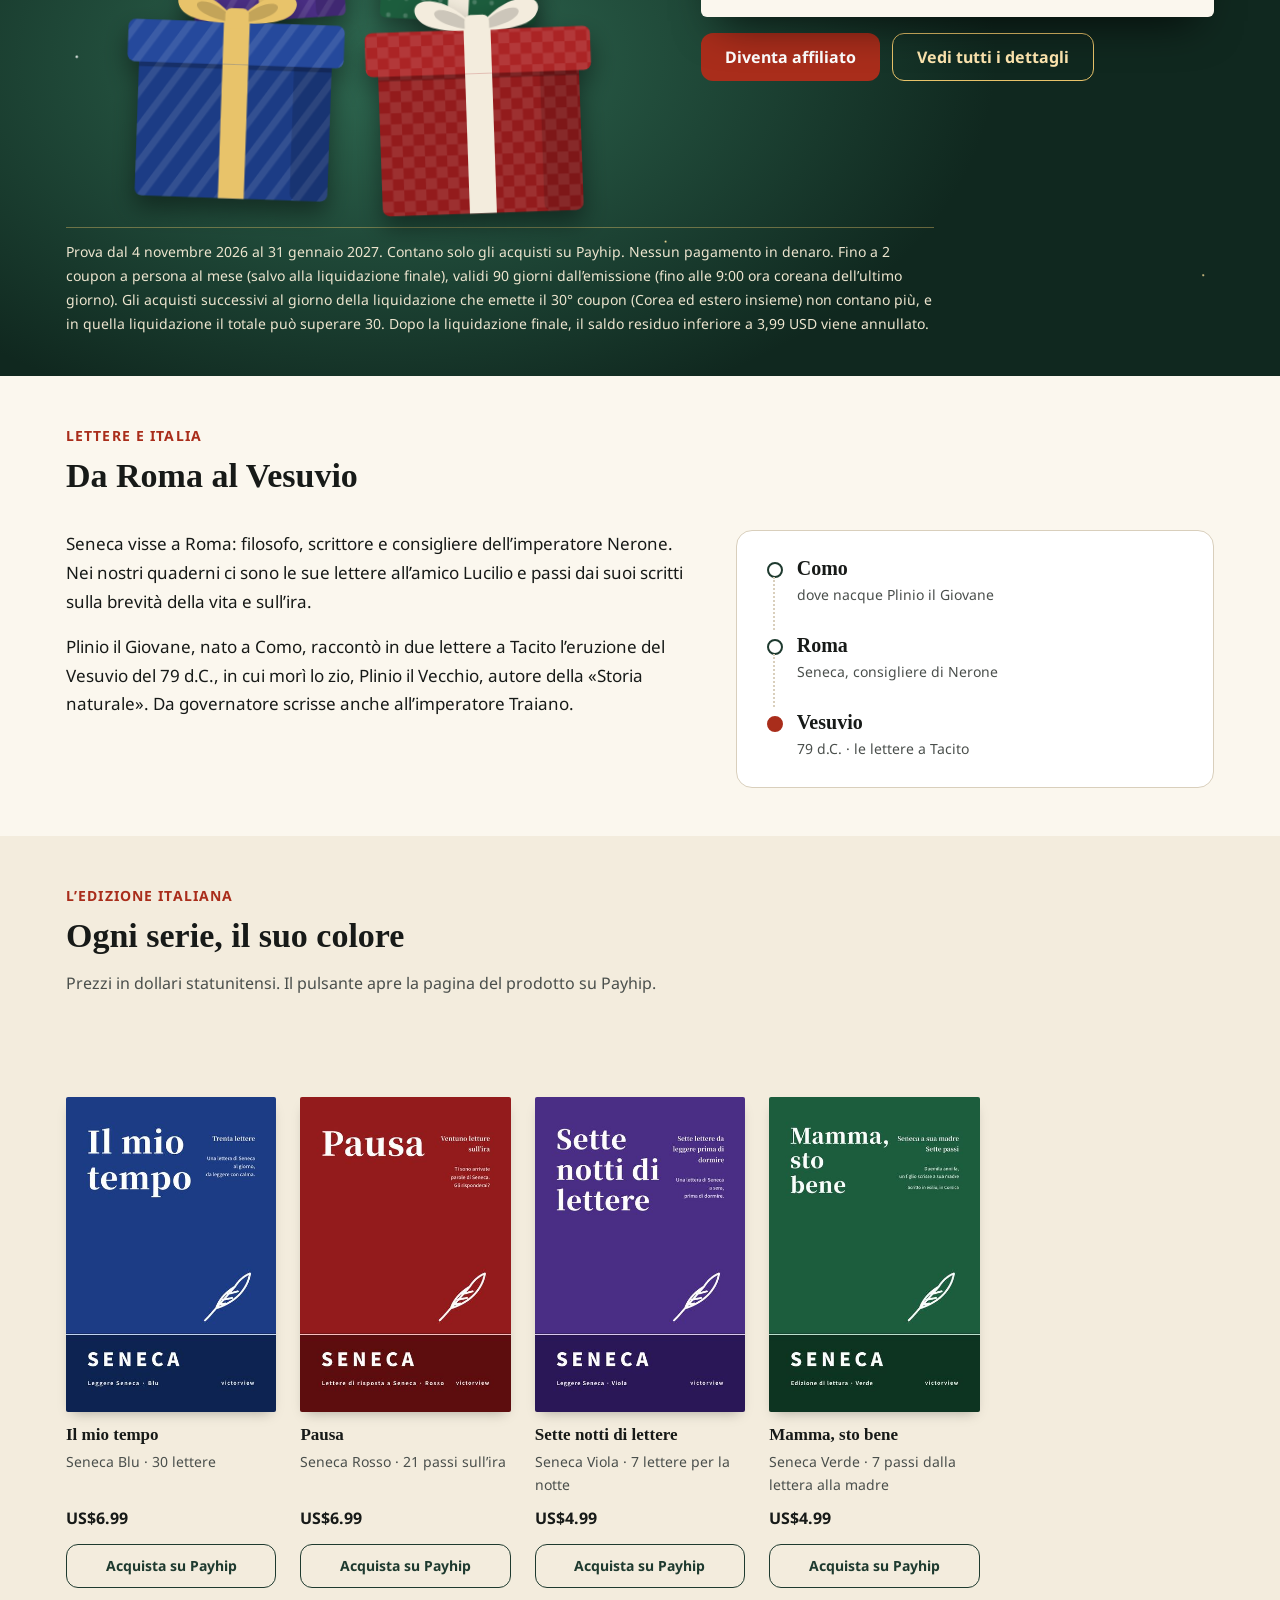
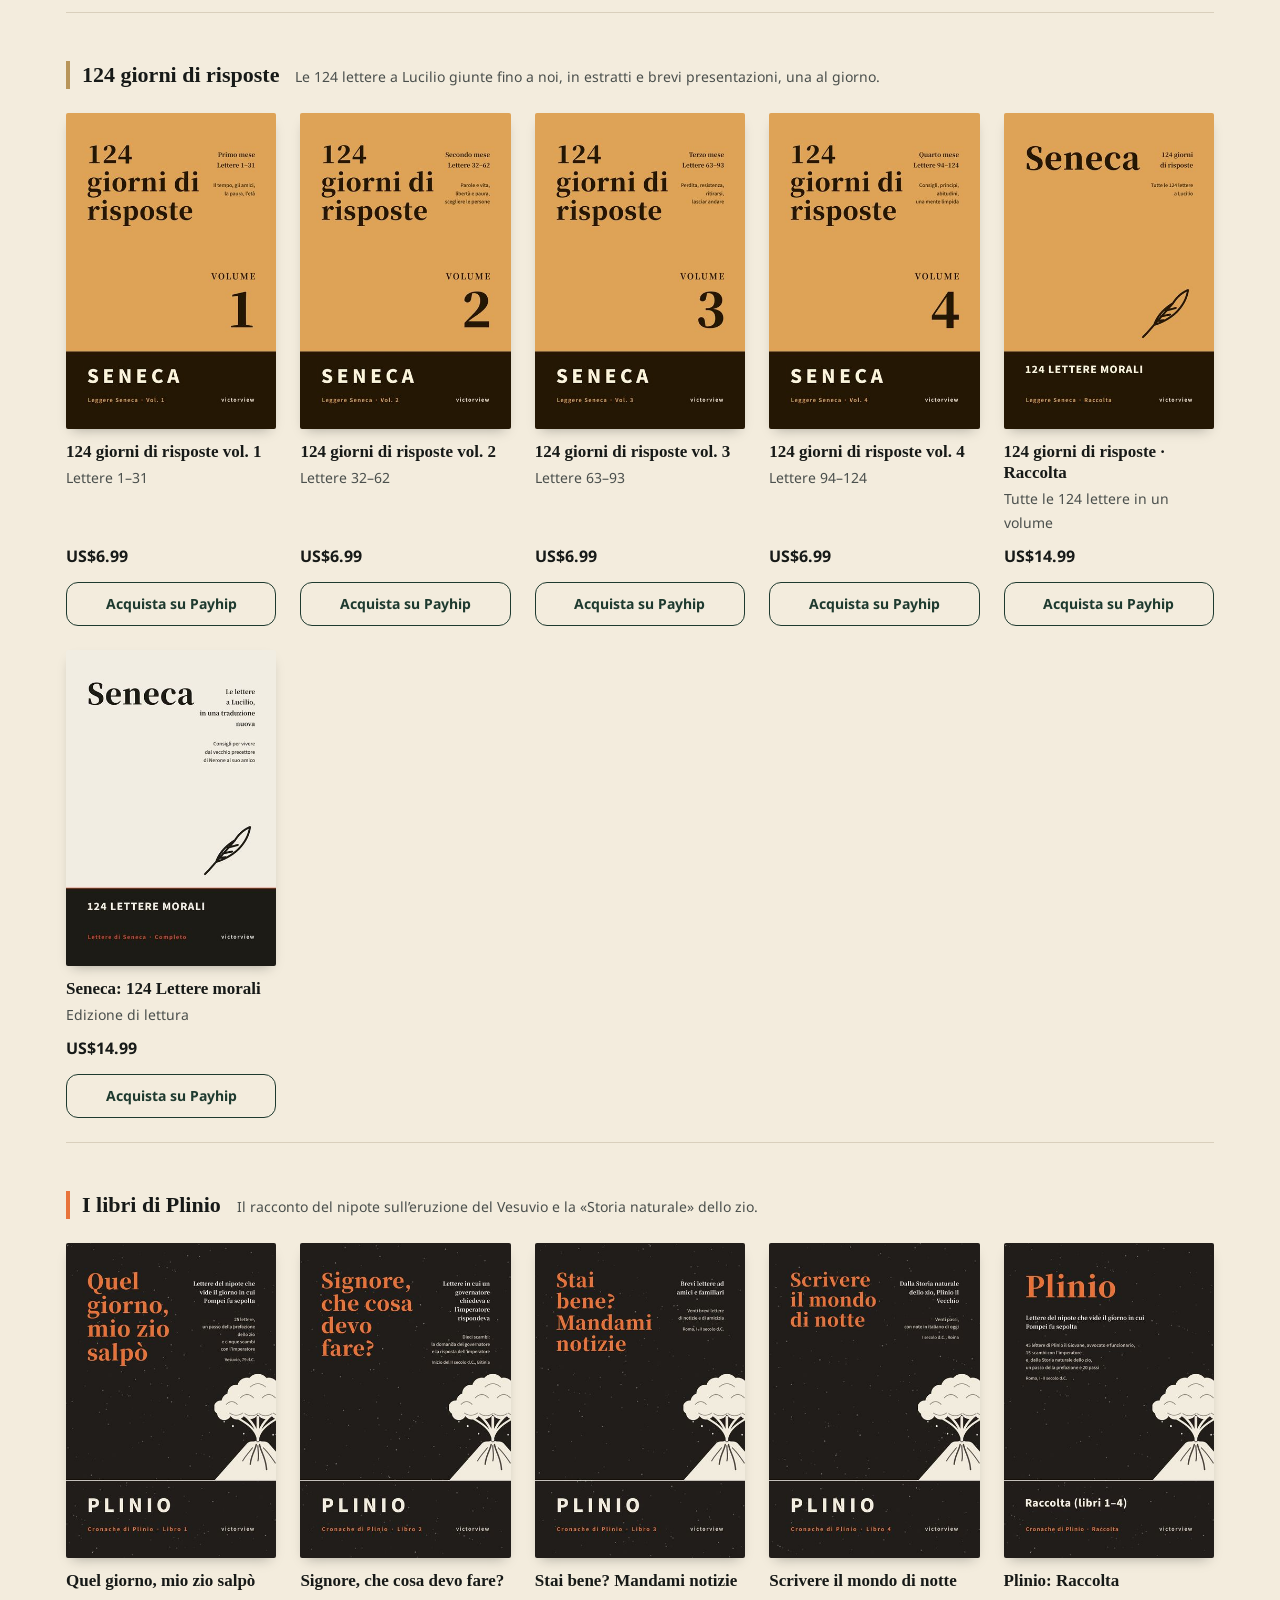
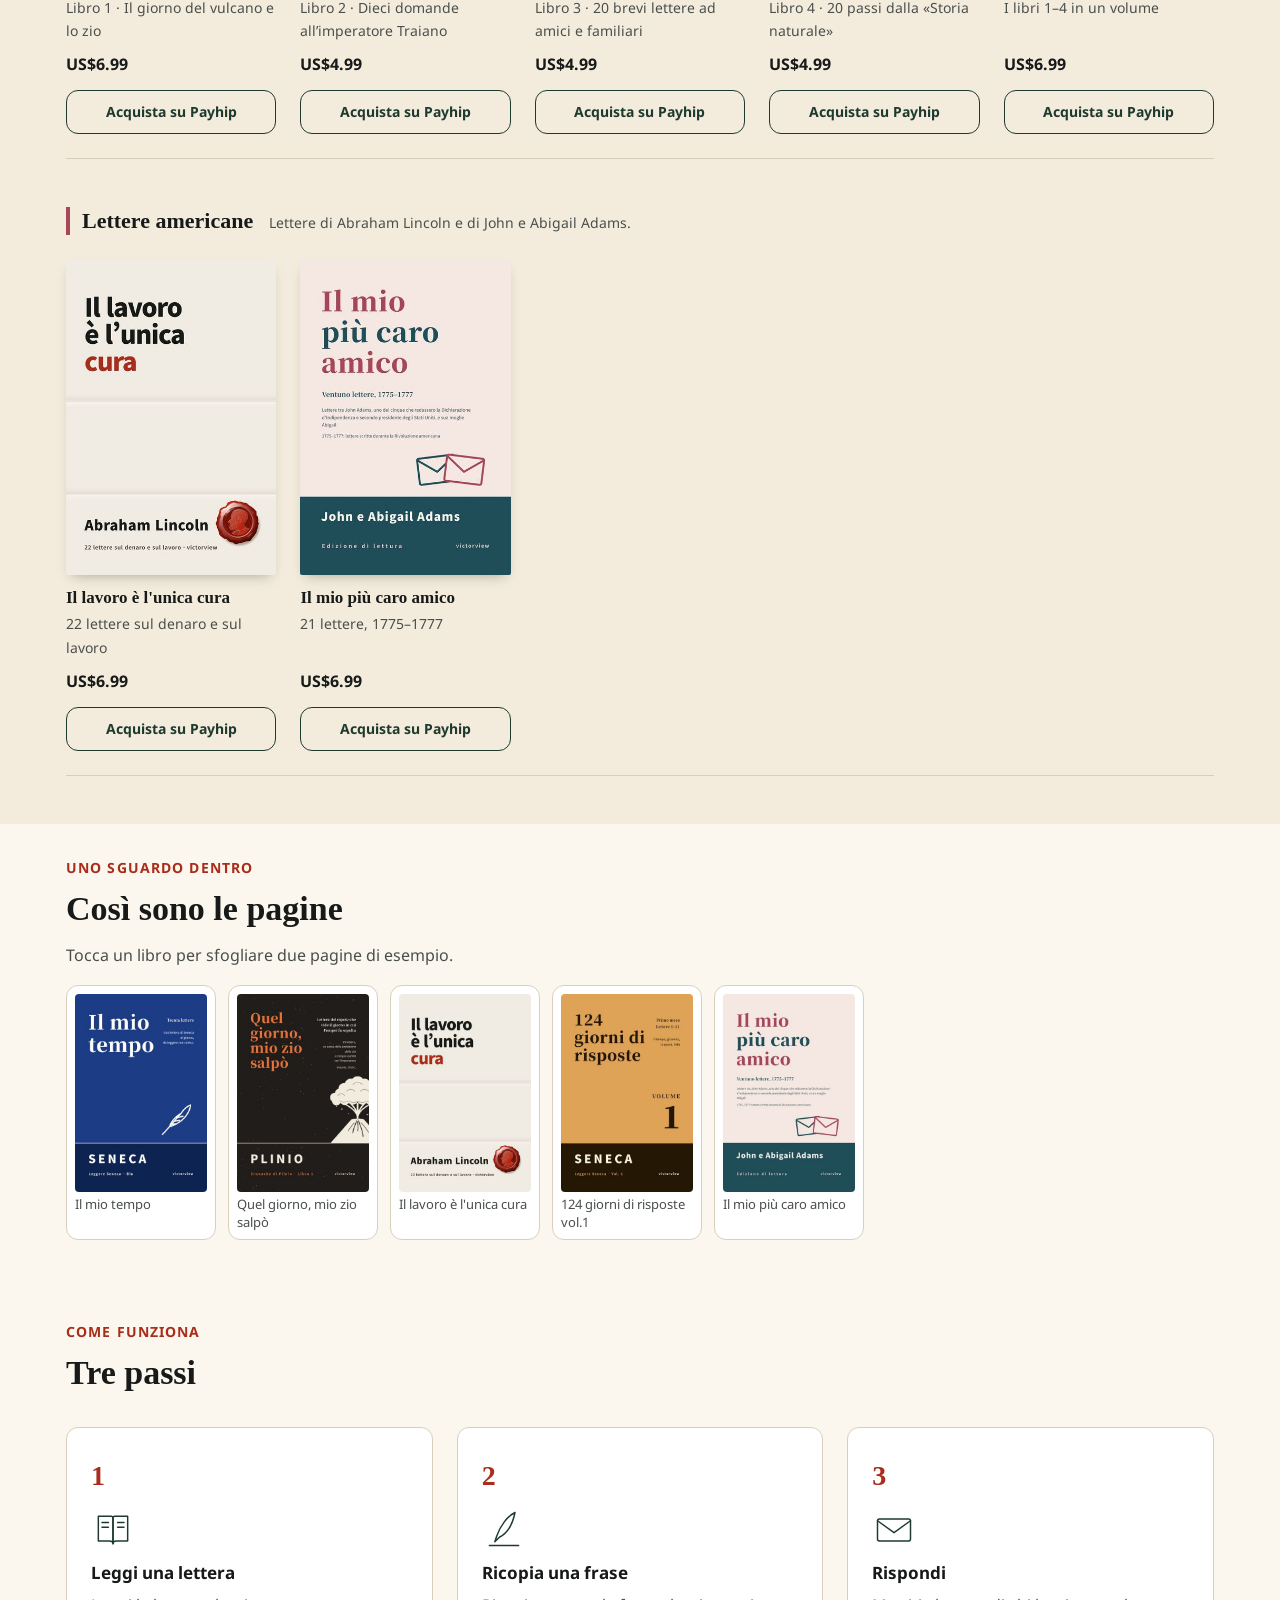
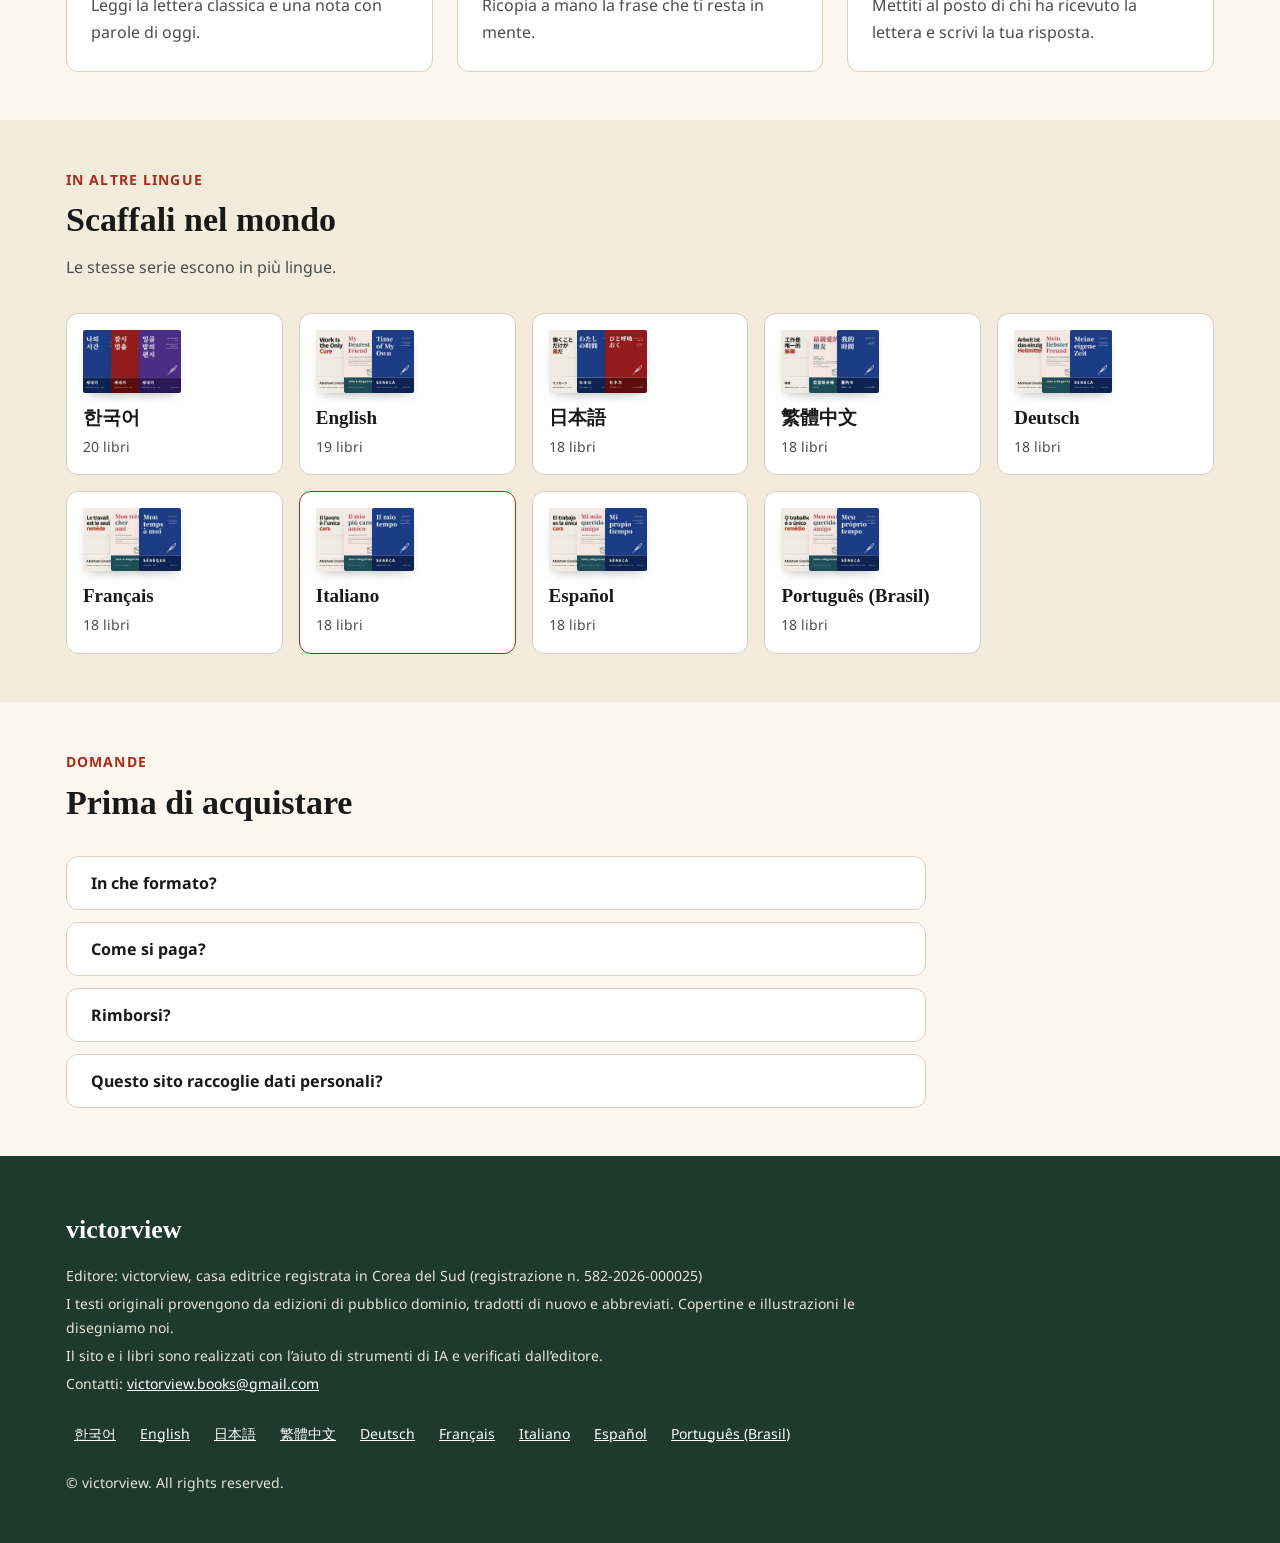
<file: it/index.html>
<!doctype html>
<html lang="it">
<head>
<meta charset="utf-8">
<meta name="viewport" content="width=device-width, initial-scale=1">
<link rel="icon" href="../favicon.ico" sizes="any">
<link rel="icon" type="image/png" sizes="32x32" href="../assets/icons/seal-32.png">
<link rel="apple-touch-icon" href="../assets/icons/apple-touch-icon.png">
<title>victorview · Lettere classiche da leggere e a cui rispondere</title>
<meta name="description" content="Quaderni in italiano: leggi le lettere di Seneca · Plinio · John e Abigail Adams · Abraham Lincoln e scrivi la tua risposta. PDF da stampare.">

<meta property="og:type" content="website">
<meta property="og:title" content="victorview · Lettere classiche da leggere e a cui rispondere">
<meta property="og:description" content="Quaderni in italiano: leggi le lettere di Seneca · Plinio · John e Abigail Adams · Abraham Lincoln e scrivi la tua risposta. PDF da stampare.">
<meta property="og:image" content="https://victorview.netlify.app/covers/it/blue.jpg">
<meta property="og:url" content="https://victorview.netlify.app/it/">
<link rel="canonical" href="https://victorview.netlify.app/it/">
<link rel="alternate" hreflang="ko" href="https://victorview.netlify.app/">
<link rel="alternate" hreflang="en" href="https://victorview.netlify.app/english.html">
<link rel="alternate" hreflang="ja" href="https://victorview.netlify.app/ja/">
<link rel="alternate" hreflang="zh-TW" href="https://victorview.netlify.app/zh-tw/">
<link rel="alternate" hreflang="de" href="https://victorview.netlify.app/de/">
<link rel="alternate" hreflang="fr" href="https://victorview.netlify.app/fr/">
<link rel="alternate" hreflang="it" href="https://victorview.netlify.app/it/">
<link rel="alternate" hreflang="es" href="https://victorview.netlify.app/es/">
<link rel="alternate" hreflang="pt-BR" href="https://victorview.netlify.app/pt-br/">
<link rel="alternate" hreflang="x-default" href="https://victorview.netlify.app/english.html">
<link rel="preconnect" href="https://fonts.googleapis.com">
<link rel="preconnect" href="https://fonts.gstatic.com" crossorigin>
<link rel="stylesheet" href="https://fonts.googleapis.com/css2?family=Noto+Sans:wght@400;500;700&family=Noto+Serif:wght@500;700;900&display=swap">
<link rel="stylesheet" href="../assets/global.css">
<link rel="stylesheet" href="../assets/lang.css">
<link rel="stylesheet" href="../assets/referral.css?v=20261103c">

</head>
<body class="no-js">
<a class="skip" href="#top">Vai al contenuto</a>
<div class="ref-band" role="region" aria-label="Per l’apertura · dal 4 nov. 2026"><div class="wrap"><span><b>Per l’apertura · dal 4 nov. 2026</b> Consiglia i nostri libri, ricevi coupon-libro</span><a href="#ref">Scopri di più</a></div></div>
<header class="site"><div class="wrap">
  <a class="logo" href="./">victor<i>view</i></a>
  <nav aria-label="menu"><a href="#books" class="hide-sm">Libri</a><a href="#free" class="hide-sm">Gratis</a><a href="#faq" class="hide-sm">Domande</a><details class="lang-pick"><summary aria-label="Lingua: Italiano"><svg viewBox="0 0 24 24" aria-hidden="true"><circle cx="12" cy="12" r="9"/><path d="M3 12 H21 M12 3 C9 6 8 9 8 12 C8 15 9 18 12 21 C15 18 16 15 16 12 C16 9 15 6 12 3 Z"/></svg><span>Italiano</span></summary><ul><li><a href="../" hreflang="ko" lang="ko">한국어</a></li><li><a href="../english.html" hreflang="en" lang="en">English</a></li><li><a href="../ja/" hreflang="ja" lang="ja">日本語</a></li><li><a href="../zh-tw/" hreflang="zh-TW" lang="zh-TW">繁體中文</a></li><li><a href="../de/" hreflang="de" lang="de">Deutsch</a></li><li><a href="../fr/" hreflang="fr" lang="fr">Français</a></li><li><a href="../it/" hreflang="it" lang="it" aria-current="true">Italiano</a></li><li><a href="../es/" hreflang="es" lang="es">Español</a></li><li><a href="../pt-br/" hreflang="pt-BR" lang="pt-BR">Português (Brasil)</a></li></ul></details></nav>
</div></header>
<main id="top">
<section class="hero"><div class="wrap">
  <div class="reveal">
    <span class="kicker">VICTORVIEW · QUADERNI DI LETTERE CLASSICHE</span>
    <h1>Leggi lettere antiche<br>e <em>scrivi la tua risposta</em></h1>
    <p class="lead">Seneca · Plinio · John e Abigail Adams · Abraham Lincoln. Ogni giorno una lettera classica o un passo: leggilo e ricopia a mano una frase. Nei quaderni c’è spazio per la tua risposta. In PDF da stampare.</p>
    <div class="acts"><a class="btn" href="#free">Inizia gratis</a><a class="btn ghost" href="#books">Vedi i libri</a></div>
    <p class="note">Copertine e illustrazioni le disegniamo noi · Acquisto e download su Payhip</p>
  </div>
  <div class="stack" aria-hidden="true"><img src="../covers/it/blue.jpg" alt="" width="400" height="600"><img src="../covers/it/pliny1.jpg" alt="" width="400" height="600"><img src="../covers/it/gold1.jpg" alt="" width="400" height="600" fetchpriority="high"><img src="../covers/it/lincoln.jpg" alt="" width="400" height="600"></div>
</div></section>
<section class="sec alt" id="free"><div class="wrap">
  <div class="sec-head reveal"><span class="kicker">GRATIS</span><h2>Sette giorni, una lettera al giorno</h2></div>
  <div class="freebox reveal"><img src="../covers/it/free7.jpg" alt="Sette giorni di lettere" width="400" height="600" loading="lazy"><div><span class="tag">Gratis</span><h3>Sette giorni di lettere</h3><p>Sette passi da «La brevità della vita» di Seneca, con pagine per le tue risposte. Un quaderno gratuito da stampare.</p><a class="btn" href="https://payhip.com/b/E0XLy" target="_blank" rel="noopener">Scarica gratis</a> <button class="btn ghost share-btn" type="button" data-url="https://victorview.netlify.app/it/#free" data-title="Sette giorni di lettere" data-text="Sette passi di Seneca e ogni giorno una pagina per la tua risposta. Un quaderno gratuito." data-done="Link copiato" data-copy="Copia questo link">Invia a un amico</button></div></div>
</div></section>
<section class="ref-event" id="ref">
<div class="gift-stage" id="gift-stage" data-open="Apri il pacco" data-count="%n pacchi aperti su 5." data-done="Tutti e cinque i pacchi sono aperti. I dettagli sono qui sotto."><div class="gift-fx" aria-hidden="true"></div><div class="wrap">
  <div class="gift-head"><p class="gift-kicker">PER L’APERTURA · INIZIO IL 4 NOVEMBRE 2026</p><h2>Consiglia i nostri libri, ricevi libri</h2><p class="gift-lead">L’offerta è in cinque pacchi. Aprili nell’ordine che preferisci.</p></div>
  <div class="gift-grid"><div class="gift-pile" id="gift-pile" role="group"></div><div class="gift-panel"><div aria-live="polite">
<article class="gift-card" data-box="intro" style="--c:#A92D1B"><h3>Tocca un pacco</h3><p>Consiglia i nostri libri e accumula un saldo per ricevere un libro a tua scelta.</p></article>
<article class="gift-card" data-box="gold" style="--c:#B57B2E"><h3>Un libro in omaggio a scelta</h3><p>Quando il saldo raggiunge il prezzo Payhip di un libro, ti inviamo un coupon per quel libro.</p><p class="gift-small">Coupon libro, mai denaro. Gli acquisti vengono confermati una volta al mese.</p></article>
<article class="gift-card" data-box="purple" style="--c:#4A2E85"><h3>Il tuo link personale</h3><p>Iscriviti al programma di affiliazione su Payhip e condividi il tuo link.</p><p class="gift-small">Payhip considera l’ultimo link di affiliazione cliccato nei 30 giorni prima dell’acquisto.</p></article>
<article class="gift-card" data-box="green" style="--c:#1C5D3D"><h3>Il 30% sul tuo saldo</h3><p>Il 30% dell’importo pagato dopo lo sconto si aggiunge al tuo saldo.</p><p class="gift-small">Gli acquisti personali e gli ordini annullati o rimborsati non contano.</p></article>
<article class="gift-card" data-box="blue" style="--c:#1C3C85"><h3>Dichiara il link di affiliazione</h3><p>Quando condividi, scrivi subito che gli acquisti dal tuo link ti danno credito per coupon libro.</p><p class="gift-small">Il testo esatto è nei dettagli.</p></article>
<article class="gift-card" data-box="red" style="--c:#931B1C"><h3>Inizia su Payhip</h3><p>Premi il pulsante e iscriviti come affiliato su Payhip.</p><p class="gift-small">Nome da affiliato ed e-mail servono solo per questo programma.</p></article>
</div>
  <p class="gift-count" hidden></p>
  <div class="gift-acts"><a class="btn gift-go" href="https://payhip.com/auth/register/af6adc4852bcb3a" target="_blank" rel="noopener">Diventa affiliato</a><a class="btn gift-ghost" href="#event-detail">Vedi tutti i dettagli</a></div></div></div>
  <p class="gift-terms">Prova dal 4 novembre 2026 al 31 gennaio 2027. Contano solo gli acquisti su Payhip. Nessun pagamento in denaro. Fino a 2 coupon a persona al mese (salvo alla liquidazione finale), validi 90 giorni dall’emissione (fino alle 9:00 ora coreana dell’ultimo giorno). Gli acquisti successivi al giorno della liquidazione che emette il 30° coupon (Corea ed estero insieme) non contano più, e in quella liquidazione il totale può superare 30. Dopo la liquidazione finale, il saldo residuo inferiore a 3,99 USD viene annullato.</p>
</div></div>
<div class="wrap gift-more"><details id="event-detail"><summary>Vedi tutti i dettagli</summary><div class="gift-detail-in">
  <p>Iscriviti al nostro programma di affiliazione su Payhip. Quando qualcuno acquista tramite il tuo link, il 30% dell’importo pagato dopo lo sconto si aggiunge al tuo saldo. Quando il saldo raggiunge il prezzo di uno dei nostri libri su Payhip, ti inviamo un codice per ottenere gratuitamente quel libro.</p>
  <p class="ref-key">30% dell’importo pagato dopo lo sconto · coupon-libro, non denaro · al massimo 2 al mese (escluso l’ultimo conteggio) · 30 in tutto come riferimento (può essere superato)</p>
  <ul class="ref-fine"><li><b>Conteggio</b> Payhip attribuisce un acquisto all’ultimo link di affiliazione cliccato nei 30 giorni precedenti l’acquisto. Il 30% dell’importo pagato dopo lo sconto si aggiunge al saldo. I tuoi acquisti e gli ordini annullati o rimborsati non contano.</li><li><b>Conferma</b> Confermiamo gli acquisti di ogni mese solare all’inizio del mese successivo, al netto degli ordini rimborsati. I coupon già inviati non vengono ritirati. Gli acquisti si contano per mese solare, ora coreana, e si confermano il primo venerdì del mese successivo; un rimborso dopo la conferma viene detratto nel conteggio successivo.</li><li><b>Limiti</b> Al massimo 2 coupon a persona al mese. Gli acquisti effettuati prima del 4 novembre 2026 non contano. Durante la prova (4 novembre 2026 – 31 gennaio 2027), 30 coupon in tutto per tutti i partecipanti sono il riferimento; i coupon emessi nell’ambito del programma in Corea e del programma di affiliazione Payhip si contano insieme. Nel conteggio in cui viene emesso il 30° coupon, tutti coloro il cui saldo è almeno pari al prezzo di un libro in quel conteggio ricevono i loro coupon, entro il limite di 2 al mese; il totale può quindi superare 30. Dopo, non si accumula più alcun credito e lo comunichiamo. Gli acquisti fino alla fine del giorno del conteggio in cui viene emesso il 30° coupon (ora coreana) contano ancora; quelli successivi non accumulano credito, e in nessun caso quelli dopo il 31 gennaio 2027 (ora coreana). Gli acquisti validi ma non ancora confermati e il saldo già confermato vengono regolati nell’ultimo conteggio. Nell’ultimo conteggio della prova (5 febbraio 2027, per gli acquisti fino al 31 gennaio 2027) il limite di 2 al mese viene tolto: emettiamo tutti i coupon che il saldo residuo consente; scade solo il resto inferiore al prezzo di un libro. Se il 30° coupon viene emesso proprio nell’ultimo conteggio, vale la regola dell’ultimo conteggio, senza il limite di 2 al mese. Un rimborso dopo l’ultimo conteggio non incide sui coupon già emessi.</li><li><b>Saldo</b> A ogni coupon il prezzo del libro viene detratto e il resto del saldo rimane. Il saldo non è denaro e non è trasferibile; scade 6 mesi dopo l’ultimo accredito confermato. Nell’ultimo conteggio scade solo il resto inferiore al prezzo del libro più economico (3,99 USD). I coupon sono utilizzabili una sola volta entro 90 giorni dall’emissione (l’ultimo giorno fino alle 9:00, ora coreana).</li><li><b>Condivisione e dati</b> Quando condividi il link, scrivi all’inizio: «Link di affiliazione — gli acquisti da questo link mi fanno accumulare un credito da convertire in coupon-libro, con condizioni e limiti.» Usiamo il tuo nome e la tua e-mail di affiliato, e i numeri e gli importi degli ordini del rapporto Payhip, solo per questo programma. Cancelliamo questi dati 6 mesi dopo l’ultimo accredito confermato o dall’uso dell’ultimo coupon (se non usato, dalla scadenza), a seconda di quale data sia successiva, o al trattamento successivo se esci dal programma, salvo obblighi di conservazione di legge. Le modifiche sono annunciate 30 giorni prima della loro applicazione. Il saldo accumulato prima dell’annuncio è conteggiato alle condizioni precedenti.</li></ul>
</div></details></div>
</section>
<section class="sec" id="bond"><div class="wrap">
  <div class="sec-head reveal"><span class="kicker">LETTERE E ITALIA</span><h2>Da Roma al Vesuvio</h2></div>
  <div class="bond"><div class="txt reveal"><p>Seneca visse a Roma: filosofo, scrittore e consigliere dell’imperatore Nerone. Nei nostri quaderni ci sono le sue lettere all’amico Lucilio e passi dai suoi scritti sulla brevità della vita e sull’ira.</p><p>Plinio il Giovane, nato a Como, raccontò in due lettere a Tacito l’eruzione del Vesuvio del 79 d.C., in cui morì lo zio, Plinio il Vecchio, autore della «Storia naturale». Da governatore scrisse anche all’imperatore Traiano.</p></div><ol class="route reveal"><li><b>Como</b><span>dove nacque Plinio il Giovane</span></li><li><b>Roma</b><span>Seneca, consigliere di Nerone</span></li><li><b>Vesuvio</b><span>79 d.C. · le lettere a Tacito</span></li></ol></div>
</div></section>
<section class="sec alt" id="books"><div class="wrap">
  <div class="sec-head reveal"><span class="kicker">L’EDIZIONE ITALIANA</span><h2>Ogni serie, il suo colore</h2><p>Prezzi in dollari statunitensi. Il pulsante apre la pagina del prodotto su Payhip.</p></div>
<div class="series" style="--band:#2E4A72"><div class="series-head reveal"><h3>Risposte a Seneca</h3><p>Lettere e passi scelti di Seneca, uno al giorno.</p></div><div class="shelf"><article class="card reveal" id="b-blue"><div class="cv"><img src="../covers/it/blue.jpg" alt="Il mio tempo" width="400" height="600" loading="lazy" decoding="async"></div><h4>Il mio tempo</h4><p class="sub">Seneca Blu · 30 lettere</p><p class="price">US$6.99</p><a class="btn sm" href="https://payhip.com/b/UtIRb" target="_blank" rel="noopener">Acquista su Payhip</a></article><article class="card reveal" id="b-red"><div class="cv"><img src="../covers/it/red.jpg" alt="Pausa" width="400" height="600" loading="lazy" decoding="async"></div><h4>Pausa</h4><p class="sub">Seneca Rosso · 21 passi sull’ira</p><p class="price">US$6.99</p><a class="btn sm" href="https://payhip.com/b/It8pq" target="_blank" rel="noopener">Acquista su Payhip</a></article><article class="card reveal" id="b-purple"><div class="cv"><img src="../covers/it/purple.jpg" alt="Sette notti di lettere" width="400" height="600" loading="lazy" decoding="async"></div><h4>Sette notti di lettere</h4><p class="sub">Seneca Viola · 7 lettere per la notte</p><p class="price">US$4.99</p><a class="btn sm" href="https://payhip.com/b/sx8uy" target="_blank" rel="noopener">Acquista su Payhip</a></article><article class="card reveal" id="b-green"><div class="cv"><img src="../covers/it/green.jpg" alt="Mamma, sto bene" width="400" height="600" loading="lazy" decoding="async"></div><h4>Mamma, sto bene</h4><p class="sub">Seneca Verde · 7 passi dalla lettera alla madre</p><p class="price">US$4.99</p><a class="btn sm" href="https://payhip.com/b/QiTAY" target="_blank" rel="noopener">Acquista su Payhip</a></article></div></div>
<div class="series" style="--band:#B8955A"><div class="series-head reveal"><h3>124 giorni di risposte</h3><p>Le 124 lettere a Lucilio giunte fino a noi, in estratti e brevi presentazioni, una al giorno.</p></div><div class="shelf"><article class="card reveal" id="b-gold1"><div class="cv"><img src="../covers/it/gold1.jpg" alt="124 giorni di risposte vol. 1" width="400" height="600" loading="lazy" decoding="async"></div><h4>124 giorni di risposte vol. 1</h4><p class="sub">Lettere 1–31</p><p class="price">US$6.99</p><a class="btn sm" href="https://payhip.com/b/1Qo5p" target="_blank" rel="noopener">Acquista su Payhip</a></article><article class="card reveal" id="b-gold2"><div class="cv"><img src="../covers/it/gold2.jpg" alt="124 giorni di risposte vol. 2" width="400" height="600" loading="lazy" decoding="async"></div><h4>124 giorni di risposte vol. 2</h4><p class="sub">Lettere 32–62</p><p class="price">US$6.99</p><a class="btn sm" href="https://payhip.com/b/A5xsf" target="_blank" rel="noopener">Acquista su Payhip</a></article><article class="card reveal" id="b-gold3"><div class="cv"><img src="../covers/it/gold3.jpg" alt="124 giorni di risposte vol. 3" width="400" height="600" loading="lazy" decoding="async"></div><h4>124 giorni di risposte vol. 3</h4><p class="sub">Lettere 63–93</p><p class="price">US$6.99</p><a class="btn sm" href="https://payhip.com/b/vQAid" target="_blank" rel="noopener">Acquista su Payhip</a></article><article class="card reveal" id="b-gold4"><div class="cv"><img src="../covers/it/gold4.jpg" alt="124 giorni di risposte vol. 4" width="400" height="600" loading="lazy" decoding="async"></div><h4>124 giorni di risposte vol. 4</h4><p class="sub">Lettere 94–124</p><p class="price">US$6.99</p><a class="btn sm" href="https://payhip.com/b/QZWXD" target="_blank" rel="noopener">Acquista su Payhip</a></article><article class="card reveal" id="b-goldall"><div class="cv"><img src="../covers/it/goldall.jpg" alt="124 giorni di risposte · Raccolta" width="400" height="600" loading="lazy" decoding="async"></div><h4>124 giorni di risposte · Raccolta</h4><p class="sub">Tutte le 124 lettere in un volume</p><p class="price">US$14.99</p><a class="btn sm" href="https://payhip.com/b/6BmxV" target="_blank" rel="noopener">Acquista su Payhip</a></article><article class="card reveal" id="b-seneca124"><div class="cv"><img src="../covers/it/seneca124.jpg" alt="Seneca: 124 Lettere morali" width="400" height="600" loading="lazy" decoding="async"></div><h4>Seneca: 124 Lettere morali</h4><p class="sub">Edizione di lettura</p><p class="price">US$14.99</p><a class="btn sm" href="https://payhip.com/b/0lcGY" target="_blank" rel="noopener">Acquista su Payhip</a></article></div></div>
<div class="series" style="--band:#E8743B"><div class="series-head reveal"><h3>I libri di Plinio</h3><p>Il racconto del nipote sull’eruzione del Vesuvio e la «Storia naturale» dello zio.</p></div><div class="shelf"><article class="card reveal" id="b-pliny1"><div class="cv"><img src="../covers/it/pliny1.jpg" alt="Quel giorno, mio zio salpò" width="400" height="600" loading="lazy" decoding="async"></div><h4>Quel giorno, mio zio salpò</h4><p class="sub">Libro 1 · Il giorno del vulcano e lo zio</p><p class="price">US$6.99</p><a class="btn sm" href="https://payhip.com/b/7TMpb" target="_blank" rel="noopener">Acquista su Payhip</a></article><article class="card reveal" id="b-pliny2"><div class="cv"><img src="../covers/it/pliny2.jpg" alt="Signore, che cosa devo fare?" width="400" height="600" loading="lazy" decoding="async"></div><h4>Signore, che cosa devo fare?</h4><p class="sub">Libro 2 · Dieci domande all’imperatore Traiano</p><p class="price">US$4.99</p><a class="btn sm" href="https://payhip.com/b/xEXSG" target="_blank" rel="noopener">Acquista su Payhip</a></article><article class="card reveal" id="b-pliny3"><div class="cv"><img src="../covers/it/pliny3.jpg" alt="Stai bene? Mandami notizie" width="400" height="600" loading="lazy" decoding="async"></div><h4>Stai bene? Mandami notizie</h4><p class="sub">Libro 3 · 20 brevi lettere ad amici e familiari</p><p class="price">US$4.99</p><a class="btn sm" href="https://payhip.com/b/jyOz0" target="_blank" rel="noopener">Acquista su Payhip</a></article><article class="card reveal" id="b-pliny4"><div class="cv"><img src="../covers/it/pliny4.jpg" alt="Scrivere il mondo di notte" width="400" height="600" loading="lazy" decoding="async"></div><h4>Scrivere il mondo di notte</h4><p class="sub">Libro 4 · 20 passi dalla «Storia naturale»</p><p class="price">US$4.99</p><a class="btn sm" href="https://payhip.com/b/GbcCm" target="_blank" rel="noopener">Acquista su Payhip</a></article><article class="card reveal" id="b-plinyall"><div class="cv"><img src="../covers/it/plinyall.jpg" alt="Plinio: Raccolta" width="400" height="600" loading="lazy" decoding="async"></div><h4>Plinio: Raccolta</h4><p class="sub">I libri 1–4 in un volume</p><p class="price">US$6.99</p><a class="btn sm" href="https://payhip.com/b/KXlcd" target="_blank" rel="noopener">Acquista su Payhip</a></article></div></div>
<div class="series" style="--band:#A8475A"><div class="series-head reveal"><h3>Lettere americane</h3><p>Lettere di Abraham Lincoln e di John e Abigail Adams.</p></div><div class="shelf"><article class="card reveal" id="b-lincoln"><div class="cv"><img src="../covers/it/lincoln.jpg" alt="Il lavoro è l&#x27;unica cura" width="400" height="600" loading="lazy" decoding="async"></div><h4>Il lavoro è l&#x27;unica cura</h4><p class="sub">22 lettere sul denaro e sul lavoro</p><p class="price">US$6.99</p><a class="btn sm" href="https://payhip.com/b/HgOjZ" target="_blank" rel="noopener">Acquista su Payhip</a></article><article class="card reveal" id="b-adams"><div class="cv"><img src="../covers/it/adams.jpg" alt="Il mio più caro amico" width="400" height="600" loading="lazy" decoding="async"></div><h4>Il mio più caro amico</h4><p class="sub">21 lettere, 1775–1777</p><p class="price">US$6.99</p><a class="btn sm" href="https://payhip.com/b/EQb75" target="_blank" rel="noopener">Acquista su Payhip</a></article></div></div>
</div></section>
<section class="sec" id="peek"><div class="wrap"><div class="sec-head reveal"><span class="kicker">UNO SGUARDO DENTRO</span><h2>Così sono le pagine</h2><p>Tocca un libro per sfogliare due pagine di esempio.</p></div><div class="peek n5"><figure tabindex="0" role="button" data-pages="covers/preview/it-blue-1.jpg|covers/preview/it-blue-2.jpg" aria-label="Il mio tempo · Vedi le pagine di esempio"><img src="../covers/it/blue.jpg" alt="Il mio tempo" width="400" height="600" loading="lazy" decoding="async"><figcaption>Il mio tempo</figcaption></figure><figure tabindex="0" role="button" data-pages="covers/preview/it-pliny1-1.jpg|covers/preview/it-pliny1-2.jpg" aria-label="Quel giorno, mio zio salpò · Vedi le pagine di esempio"><img src="../covers/it/pliny1.jpg" alt="Quel giorno, mio zio salpò" width="400" height="600" loading="lazy" decoding="async"><figcaption>Quel giorno, mio zio salpò</figcaption></figure><figure tabindex="0" role="button" data-pages="covers/preview/it-lincoln-1.jpg|covers/preview/it-lincoln-2.jpg" aria-label="Il lavoro è l&#x27;unica cura · Vedi le pagine di esempio"><img src="../covers/it/lincoln.jpg" alt="Il lavoro è l&#x27;unica cura" width="400" height="600" loading="lazy" decoding="async"><figcaption>Il lavoro è l&#x27;unica cura</figcaption></figure><figure tabindex="0" role="button" data-pages="covers/preview/it-gold1-1.jpg|covers/preview/it-gold1-2.jpg" aria-label="124 giorni di risposte vol.1 · Vedi le pagine di esempio"><img src="../covers/it/gold1.jpg" alt="124 giorni di risposte vol.1" width="400" height="600" loading="lazy" decoding="async"><figcaption>124 giorni di risposte vol.1</figcaption></figure><figure tabindex="0" role="button" data-pages="covers/preview/it-adams-1.jpg|covers/preview/it-adams-2.jpg" aria-label="Il mio più caro amico · Vedi le pagine di esempio"><img src="../covers/it/adams.jpg" alt="Il mio più caro amico" width="400" height="600" loading="lazy" decoding="async"><figcaption>Il mio più caro amico</figcaption></figure></div></div></section>
<section class="sec" id="how"><div class="wrap"><div class="sec-head reveal"><span class="kicker">COME FUNZIONA</span><h2>Tre passi</h2></div><ol class="steps"><li class="reveal"><svg viewBox="0 0 48 48" aria-hidden="true"><path d="M8 10 H22 C24 10 24 12 24 12 V40 C24 38 22 37 20 37 H8 Z"/><path d="M40 10 H26 C24 10 24 12 24 12 V40 C24 38 26 37 28 37 H40 Z"/><path d="M12 17 H19 M12 22 H19 M29 17 H36 M29 22 H36"/></svg><b>Leggi una lettera</b><span>Leggi la lettera classica e una nota con parole di oggi.</span></li><li class="reveal"><svg viewBox="0 0 48 48" aria-hidden="true"><path d="M36 6 C28 10 20 20 16 32 L14 38 L19 33 C27 29 33 21 36 6 Z"/><path d="M8 42 H40"/></svg><b>Ricopia una frase</b><span>Ricopia a mano la frase che ti resta in mente.</span></li><li class="reveal"><svg viewBox="0 0 48 48" aria-hidden="true"><rect x="6" y="13" width="36" height="24" rx="2"/><path d="M6 15 L24 28 L42 15"/></svg><b>Rispondi</b><span>Mettiti al posto di chi ha ricevuto la lettera e scrivi la tua risposta.</span></li></ol></div></section>
<section class="sec alt" id="world"><div class="wrap"><div class="sec-head reveal"><span class="kicker">IN ALTRE LINGUE</span><h2>Scaffali nel mondo</h2><p>Le stesse serie escono in più lingue.</p></div><ul class="world"><li><a href="../" hreflang="ko"><span class="thumbs"><img src="../covers/ko/01.jpg" alt="" width="42" height="63" loading="lazy" decoding="async"><img src="../covers/ko/02.jpg" alt="" width="42" height="63" loading="lazy" decoding="async"><img src="../covers/ko/03.jpg" alt="" width="42" height="63" loading="lazy" decoding="async"></span><b lang="ko">한국어</b><span>20 libri</span></a></li><li><a href="../english.html" hreflang="en"><span class="thumbs"><img src="../covers/en/lincoln.jpg" alt="" width="42" height="63" loading="lazy" decoding="async"><img src="../covers/en/adams.jpg" alt="" width="42" height="63" loading="lazy" decoding="async"><img src="../covers/en/blue.jpg" alt="" width="42" height="63" loading="lazy" decoding="async"></span><b lang="en">English</b><span>19 libri</span></a></li><li><a href="../ja/" hreflang="ja"><span class="thumbs"><img src="../covers/ja/lincoln.jpg" alt="" width="42" height="63" loading="lazy" decoding="async"><img src="../covers/ja/blue.jpg" alt="" width="42" height="63" loading="lazy" decoding="async"><img src="../covers/ja/red.jpg" alt="" width="42" height="63" loading="lazy" decoding="async"></span><b lang="ja">日本語</b><span>18 libri</span></a></li><li><a href="../zh-tw/" hreflang="zh-TW"><span class="thumbs"><img src="../covers/zh/lincoln.jpg" alt="" width="42" height="63" loading="lazy" decoding="async"><img src="../covers/zh/adams.jpg" alt="" width="42" height="63" loading="lazy" decoding="async"><img src="../covers/zh/blue.jpg" alt="" width="42" height="63" loading="lazy" decoding="async"></span><b lang="zh-TW">繁體中文</b><span>18 libri</span></a></li><li><a href="../de/" hreflang="de"><span class="thumbs"><img src="../covers/de/lincoln.jpg" alt="" width="42" height="63" loading="lazy" decoding="async"><img src="../covers/de/adams.jpg" alt="" width="42" height="63" loading="lazy" decoding="async"><img src="../covers/de/blue.jpg" alt="" width="42" height="63" loading="lazy" decoding="async"></span><b lang="de">Deutsch</b><span>18 libri</span></a></li><li><a href="../fr/" hreflang="fr"><span class="thumbs"><img src="../covers/fr/lincoln.jpg" alt="" width="42" height="63" loading="lazy" decoding="async"><img src="../covers/fr/adams.jpg" alt="" width="42" height="63" loading="lazy" decoding="async"><img src="../covers/fr/blue.jpg" alt="" width="42" height="63" loading="lazy" decoding="async"></span><b lang="fr">Français</b><span>18 libri</span></a></li><li><a href="../it/" hreflang="it" aria-current="page"><span class="thumbs"><img src="../covers/it/lincoln.jpg" alt="" width="42" height="63" loading="lazy" decoding="async"><img src="../covers/it/adams.jpg" alt="" width="42" height="63" loading="lazy" decoding="async"><img src="../covers/it/blue.jpg" alt="" width="42" height="63" loading="lazy" decoding="async"></span><b lang="it">Italiano</b><span>18 libri</span></a></li><li><a href="../es/" hreflang="es"><span class="thumbs"><img src="../covers/es/lincoln.jpg" alt="" width="42" height="63" loading="lazy" decoding="async"><img src="../covers/es/adams.jpg" alt="" width="42" height="63" loading="lazy" decoding="async"><img src="../covers/es/blue.jpg" alt="" width="42" height="63" loading="lazy" decoding="async"></span><b lang="es">Español</b><span>18 libri</span></a></li><li><a href="../pt-br/" hreflang="pt-BR"><span class="thumbs"><img src="../covers/pt/lincoln.jpg" alt="" width="42" height="63" loading="lazy" decoding="async"><img src="../covers/pt/adams.jpg" alt="" width="42" height="63" loading="lazy" decoding="async"><img src="../covers/pt/blue.jpg" alt="" width="42" height="63" loading="lazy" decoding="async"></span><b lang="pt-BR">Português (Brasil)</b><span>18 libri</span></a></li></ul></div></section>
<section class="sec faq" id="faq"><div class="wrap"><div class="sec-head reveal"><span class="kicker">DOMANDE</span><h2>Prima di acquistare</h2></div><details><summary>In che formato?</summary><p>PDF da stampare (US Letter e A4). Alcuni libri includono anche un’edizione di lettura o un EPUB: vedi la pagina di ogni prodotto.</p></details><details><summary>Come si paga?</summary><p>Acquisto e download avvengono su Payhip. I prezzi sono in dollari statunitensi.</p></details><details><summary>Rimborsi?</summary><p>Dopo il download, il recesso (rimborso) per semplice ripensamento può essere limitato. Prima di acquistare, controlla l’anteprima nel libro e la pagina del prodotto. Se il file non si apre o il libro ricevuto non corrisponde alla descrizione, ti rimborsiamo (contatto: <a href="mailto:victorview.books@gmail.com">victorview.books@gmail.com</a>). I diritti dei consumatori previsti dalla legge restano comunque garantiti.</p></details><details><summary>Questo sito raccoglie dati personali?</summary><p>Sul sito non ci sono registrazione, pagamenti o moduli, né cookie di analisi o pubblicità. Il sito è servito da Netlify e i caratteri sono caricati da Google Fonts.</p></details></div></section>
</main>
<footer><div class="wrap">
  <p class="flogo">victorview</p>
  <p>Editore: victorview, casa editrice registrata in Corea del Sud (registrazione n. 582-2026-000025)</p><p>I testi originali provengono da edizioni di pubblico dominio, tradotti di nuovo e abbreviati. Copertine e illustrazioni le disegniamo noi.</p><p>Il sito e i libri sono realizzati con l’aiuto di strumenti di IA e verificati dall’editore.</p>
  <p>Contatti: <a href="mailto:victorview.books@gmail.com">victorview.books@gmail.com</a></p>
  <ul class="langs"><li><a href="../" hreflang="ko" lang="ko">한국어</a></li><li><a href="../english.html" hreflang="en" lang="en">English</a></li><li><a href="../ja/" hreflang="ja" lang="ja">日本語</a></li><li><a href="../zh-tw/" hreflang="zh-TW" lang="zh-TW">繁體中文</a></li><li><a href="../de/" hreflang="de" lang="de">Deutsch</a></li><li><a href="../fr/" hreflang="fr" lang="fr">Français</a></li><li><a href="../it/" hreflang="it" lang="it">Italiano</a></li><li><a href="../es/" hreflang="es" lang="es">Español</a></li><li><a href="../pt-br/" hreflang="pt-BR" lang="pt-BR">Português (Brasil)</a></li></ul>
  <p>© victorview. All rights reserved.</p>
</div></footer>
<script src="../assets/lang.js" defer></script>
<script src="../assets/share.js" defer></script>
<script src="../assets/jump.js" defer></script>
<script src="../assets/zoom.js" defer></script>
<script src="../assets/celebrate.js" defer></script>
<script src="../assets/gift.js?v=20261103c" defer></script>
<script>
(function () {
  document.body.classList.remove('no-js');
  var els = [].slice.call(document.querySelectorAll('.reveal'));
  if (!('IntersectionObserver' in window) || window.matchMedia('(prefers-reduced-motion: reduce)').matches) { els.forEach(function (el) { el.classList.add('in'); }); return; }
  var io = new IntersectionObserver(function (es) { es.forEach(function (e) { if (e.isIntersecting) { e.target.classList.add('in'); io.unobserve(e.target); } }); }, { rootMargin: '0px 0px -8% 0px' });
  els.forEach(function (el) { io.observe(el); });
})();
</script>
</body>
</html>
</file>
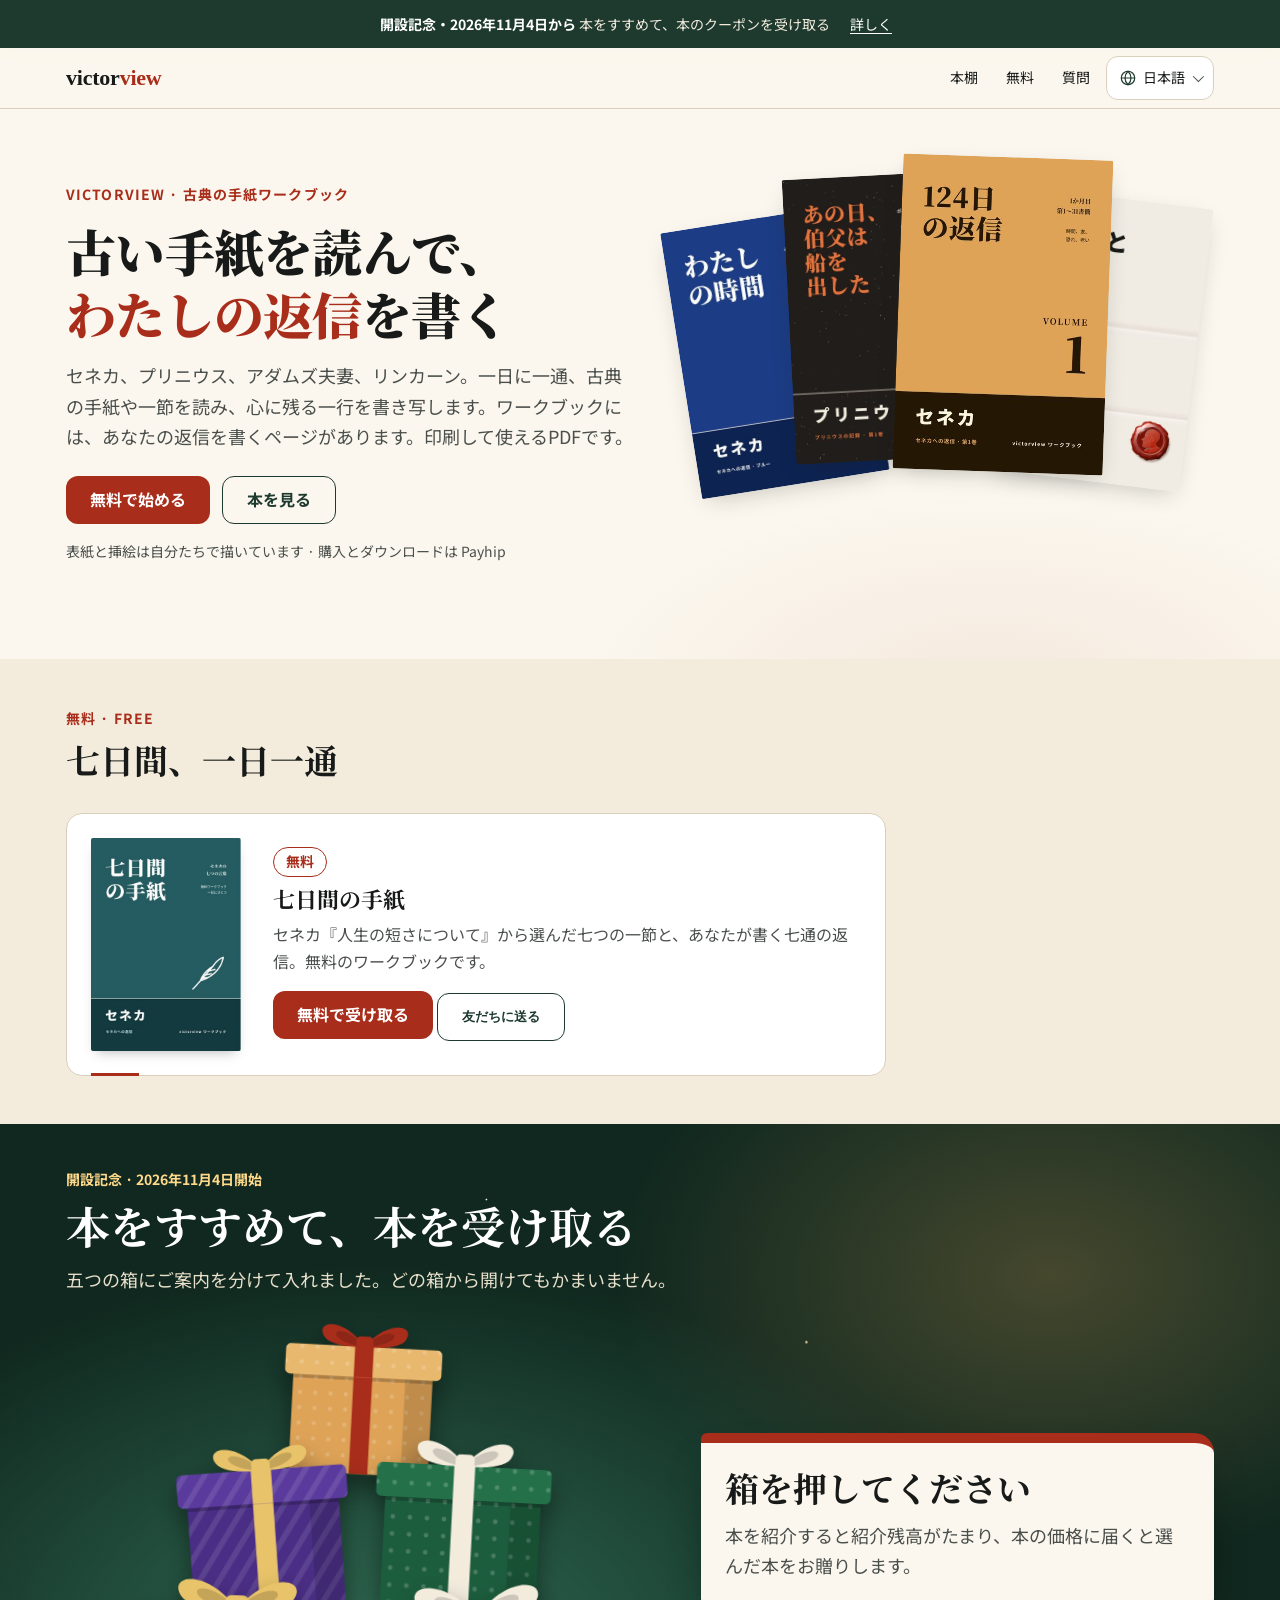
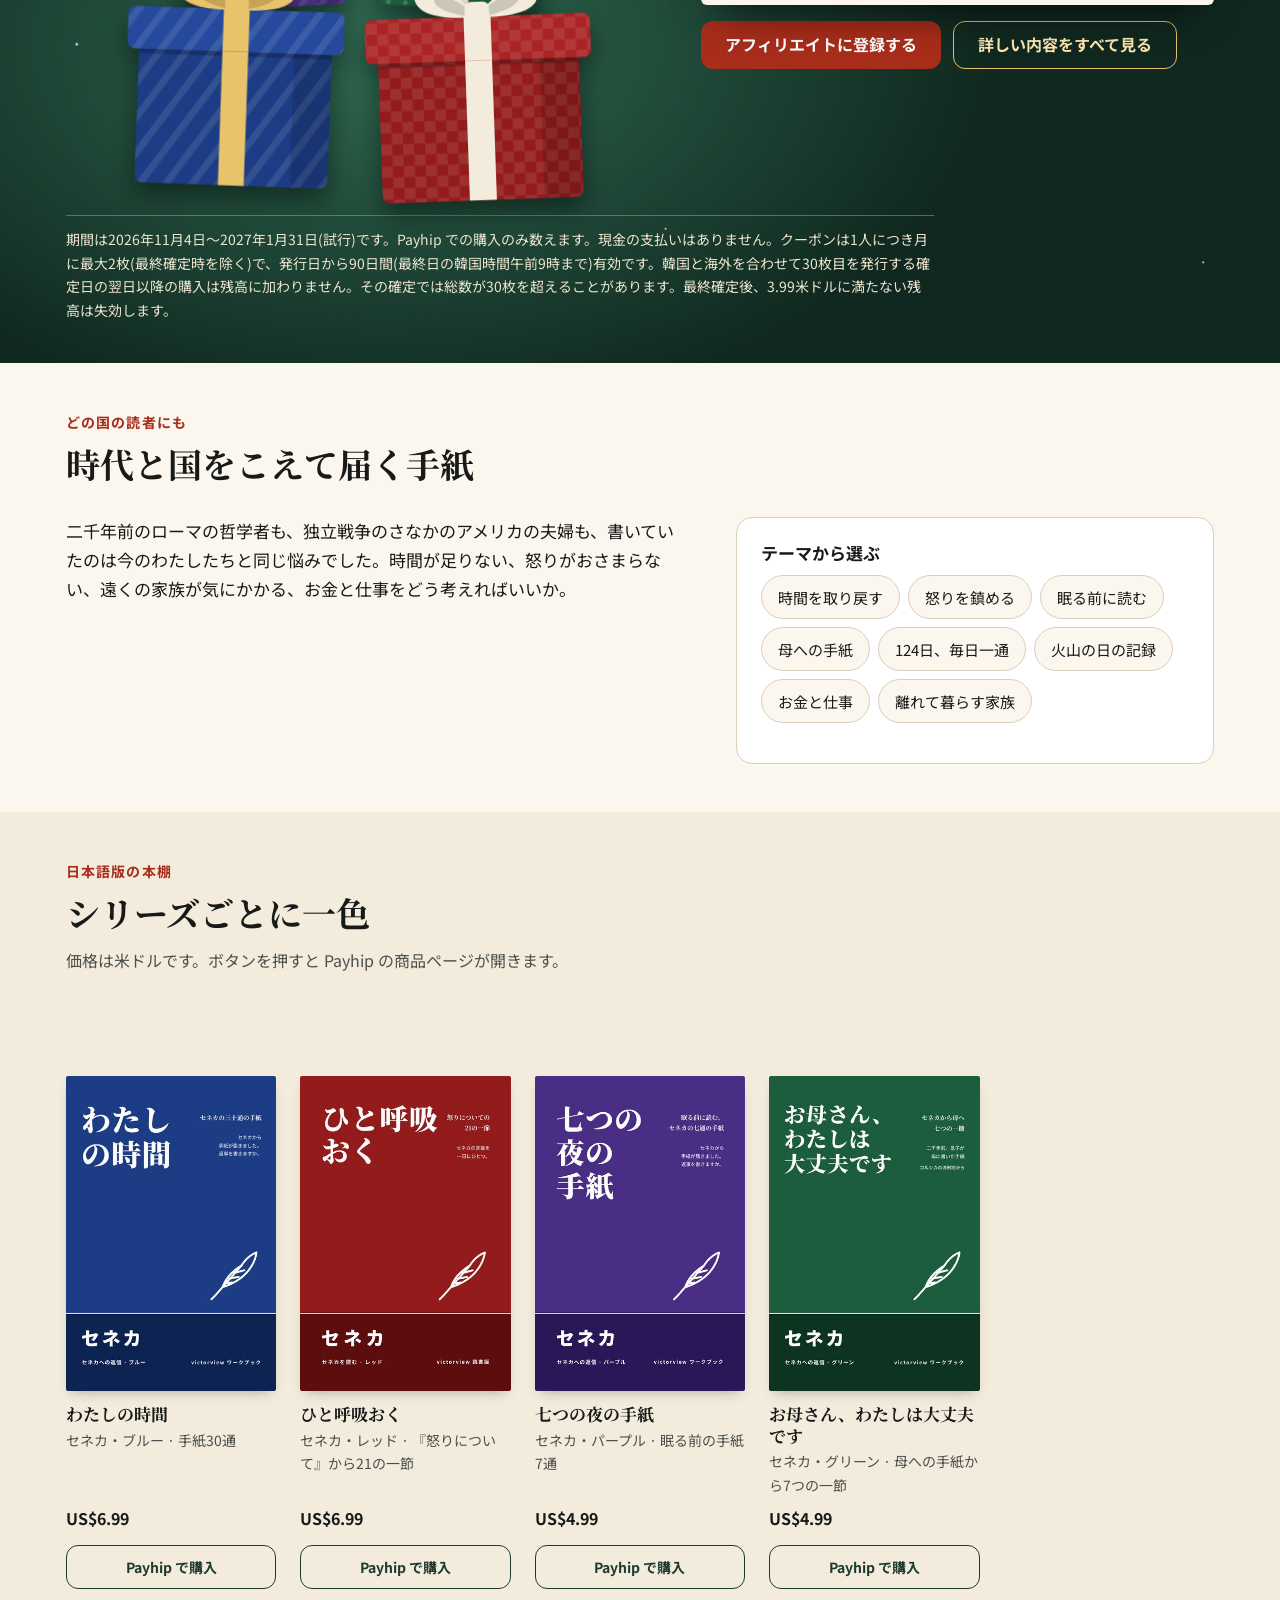
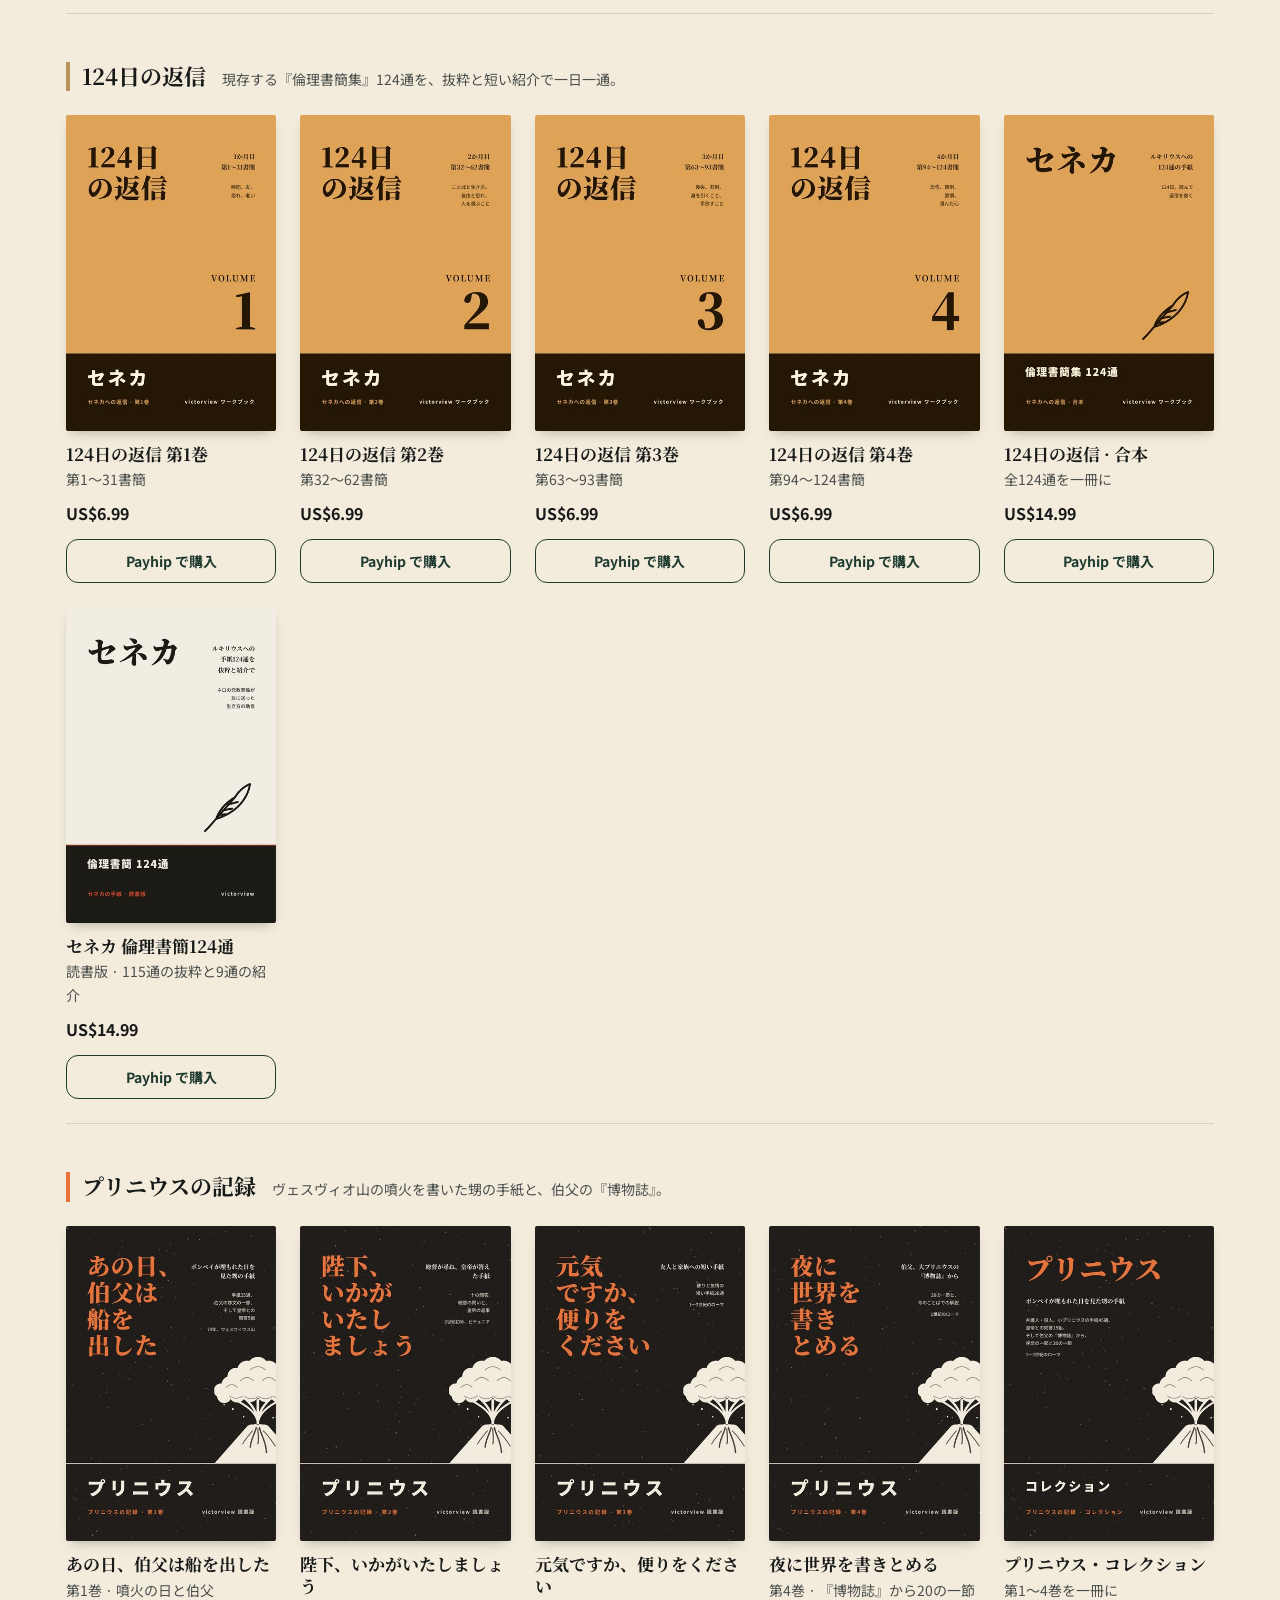
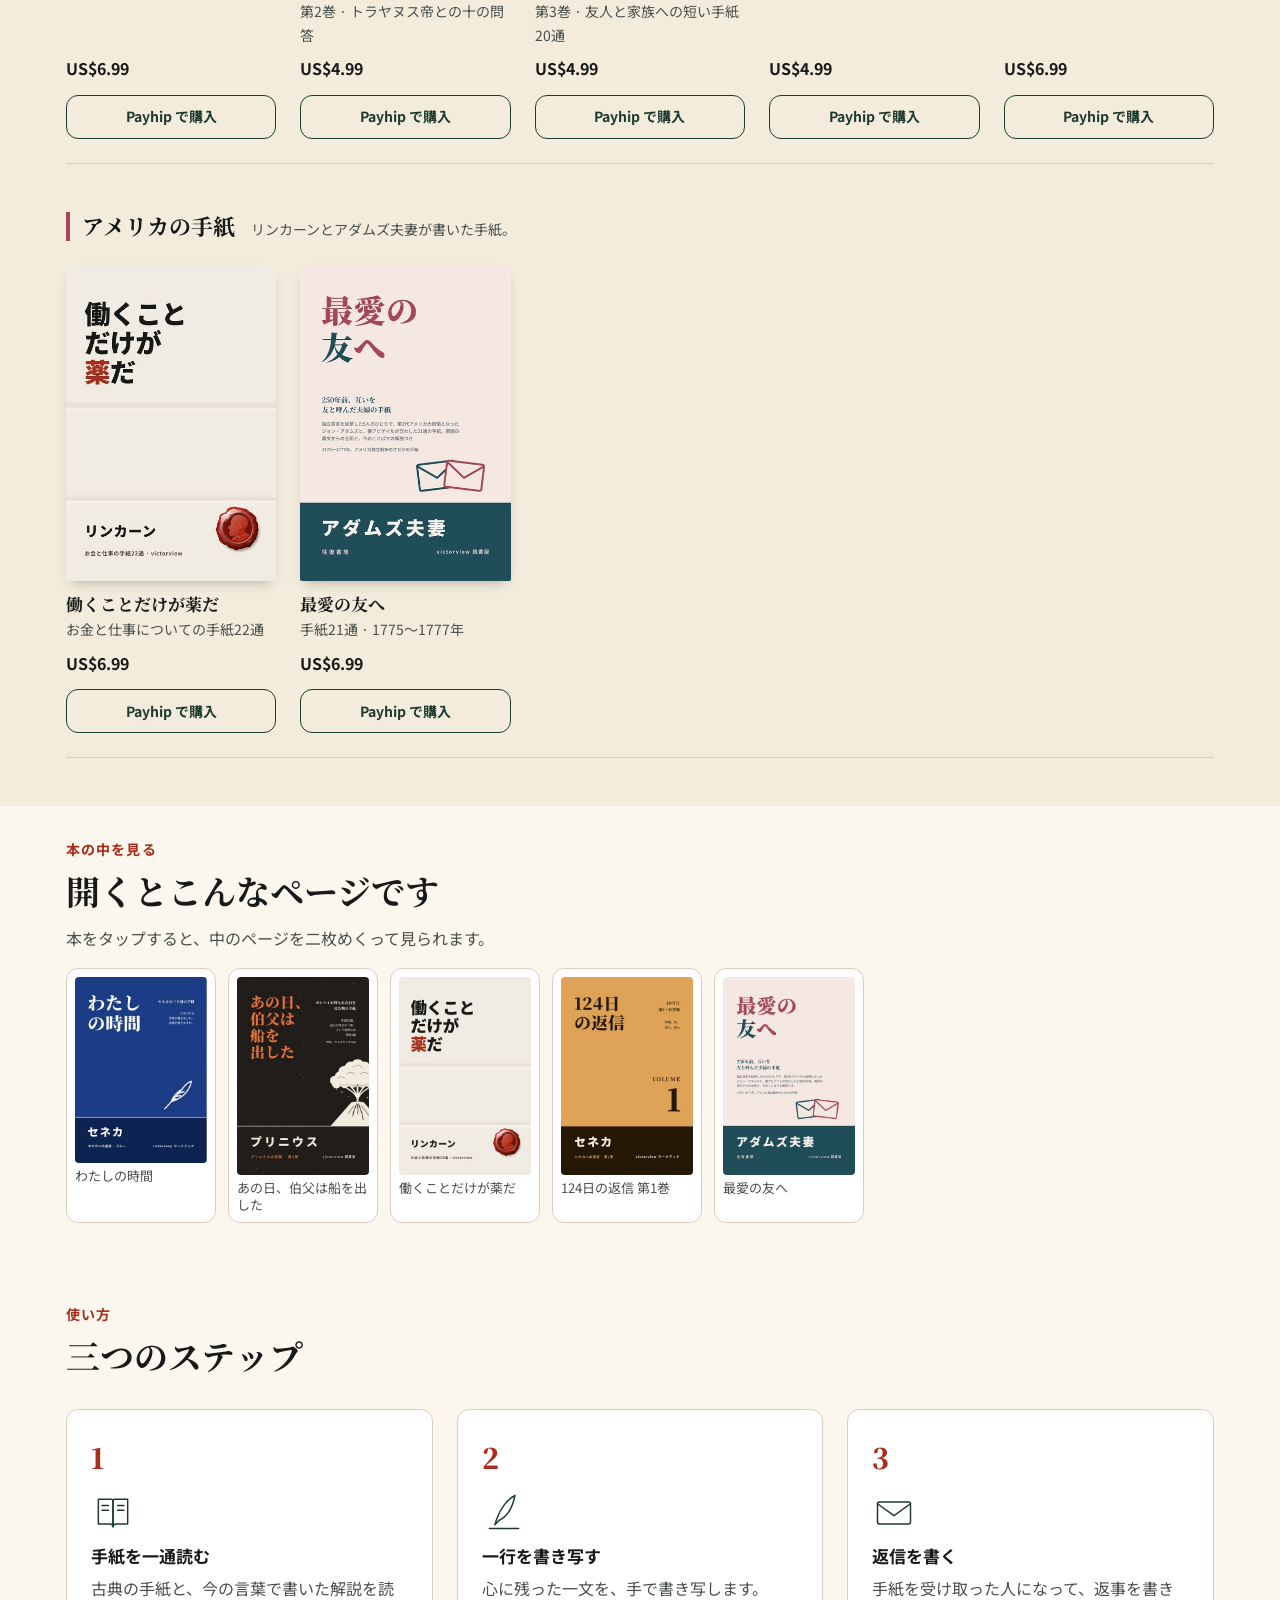
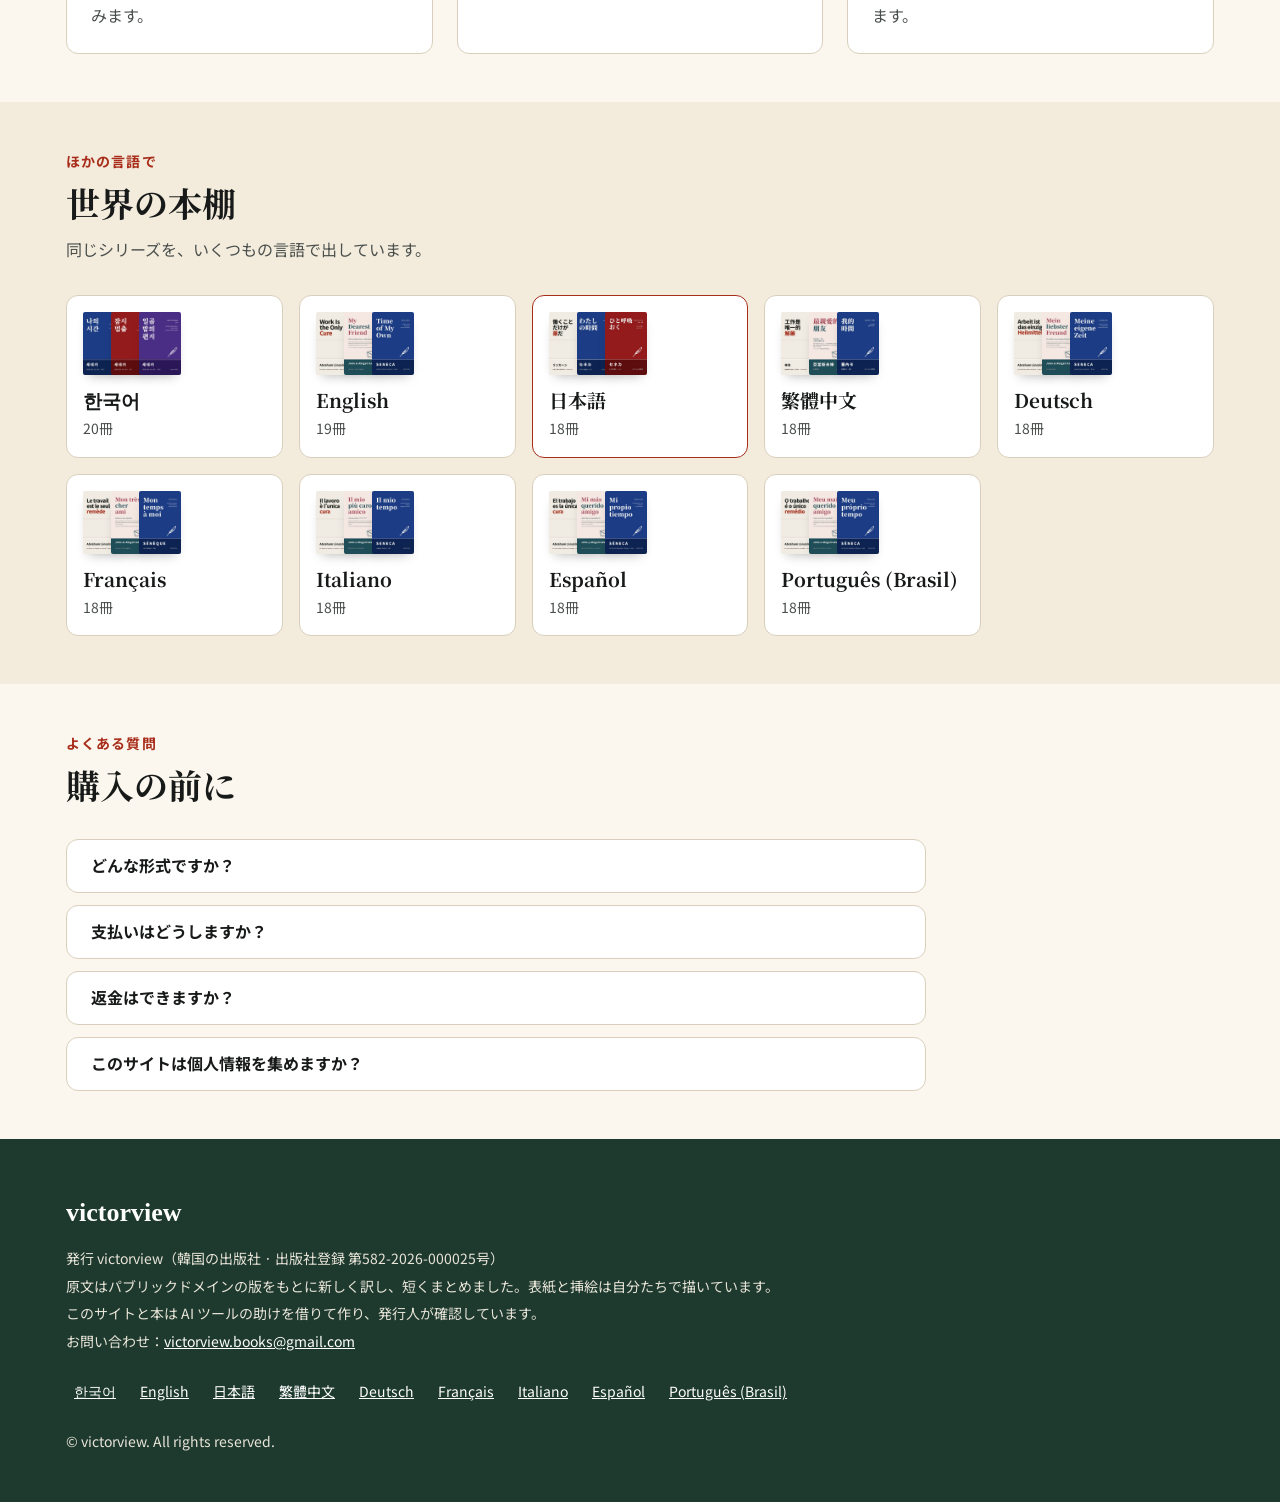
<file: ja/index.html>
<!doctype html>
<html lang="ja">
<head>
<meta charset="utf-8">
<meta name="viewport" content="width=device-width, initial-scale=1">
<link rel="icon" href="../favicon.ico" sizes="any">
<link rel="icon" type="image/png" sizes="32x32" href="../assets/icons/seal-32.png">
<link rel="apple-touch-icon" href="../assets/icons/apple-touch-icon.png">
<title>victorview · 古典の手紙を読み、返信を書くワークブック</title>
<meta name="description" content="セネカ、プリニウス、アダムズ夫妻、リンカーンの手紙を読み、あなたの返信を書く日本語版ワークブック。印刷して使えるPDF。">

<meta property="og:type" content="website">
<meta property="og:title" content="victorview · 古典の手紙を読み、返信を書くワークブック">
<meta property="og:description" content="セネカ、プリニウス、アダムズ夫妻、リンカーンの手紙を読み、あなたの返信を書く日本語版ワークブック。印刷して使えるPDF。">
<meta property="og:image" content="https://victorview.netlify.app/covers/ja/blue.jpg">
<meta property="og:url" content="https://victorview.netlify.app/ja/">
<link rel="canonical" href="https://victorview.netlify.app/ja/">
<link rel="alternate" hreflang="ko" href="https://victorview.netlify.app/">
<link rel="alternate" hreflang="en" href="https://victorview.netlify.app/english.html">
<link rel="alternate" hreflang="ja" href="https://victorview.netlify.app/ja/">
<link rel="alternate" hreflang="zh-TW" href="https://victorview.netlify.app/zh-tw/">
<link rel="alternate" hreflang="de" href="https://victorview.netlify.app/de/">
<link rel="alternate" hreflang="fr" href="https://victorview.netlify.app/fr/">
<link rel="alternate" hreflang="it" href="https://victorview.netlify.app/it/">
<link rel="alternate" hreflang="es" href="https://victorview.netlify.app/es/">
<link rel="alternate" hreflang="pt-BR" href="https://victorview.netlify.app/pt-br/">
<link rel="alternate" hreflang="x-default" href="https://victorview.netlify.app/english.html">
<link rel="preconnect" href="https://fonts.googleapis.com">
<link rel="preconnect" href="https://fonts.gstatic.com" crossorigin>
<link rel="stylesheet" href="https://fonts.googleapis.com/css2?family=Noto+Sans+JP:wght@400;500;700&family=Noto+Serif+JP:wght@500;700;900&family=Noto+Serif:wght@900&display=swap">
<link rel="stylesheet" href="../assets/global.css">
<link rel="stylesheet" href="../assets/lang.css">
<link rel="stylesheet" href="../assets/referral.css?v=20261103c">
<style>:root{--font-sans:"Noto Sans JP", "Hiragino Sans", "Yu Gothic", sans-serif;--font-serif:"Noto Serif JP", "Hiragino Mincho ProN", "Yu Mincho", serif;}</style>
</head>
<body class="no-js">
<a class="skip" href="#top">本文へ</a>
<div class="ref-band" role="region" aria-label="開設記念・2026年11月4日から"><div class="wrap"><span><b>開設記念・2026年11月4日から</b> 本をすすめて、本のクーポンを受け取る</span><a href="#ref">詳しく</a></div></div>
<header class="site"><div class="wrap">
  <a class="logo" href="./">victor<i>view</i></a>
  <nav aria-label="menu"><a href="#books" class="hide-sm">本棚</a><a href="#free" class="hide-sm">無料</a><a href="#faq" class="hide-sm">質問</a><details class="lang-pick"><summary aria-label="言語: 日本語"><svg viewBox="0 0 24 24" aria-hidden="true"><circle cx="12" cy="12" r="9"/><path d="M3 12 H21 M12 3 C9 6 8 9 8 12 C8 15 9 18 12 21 C15 18 16 15 16 12 C16 9 15 6 12 3 Z"/></svg><span>日本語</span></summary><ul><li><a href="../" hreflang="ko" lang="ko">한국어</a></li><li><a href="../english.html" hreflang="en" lang="en">English</a></li><li><a href="../ja/" hreflang="ja" lang="ja" aria-current="true">日本語</a></li><li><a href="../zh-tw/" hreflang="zh-TW" lang="zh-TW">繁體中文</a></li><li><a href="../de/" hreflang="de" lang="de">Deutsch</a></li><li><a href="../fr/" hreflang="fr" lang="fr">Français</a></li><li><a href="../it/" hreflang="it" lang="it">Italiano</a></li><li><a href="../es/" hreflang="es" lang="es">Español</a></li><li><a href="../pt-br/" hreflang="pt-BR" lang="pt-BR">Português (Brasil)</a></li></ul></details></nav>
</div></header>
<main id="top">
<section class="hero"><div class="wrap">
  <div class="reveal">
    <span class="kicker">VICTORVIEW · 古典の手紙ワークブック</span>
    <h1>古い手紙を読んで、<br><em>わたしの返信</em>を書く</h1>
    <p class="lead">セネカ、プリニウス、アダムズ夫妻、リンカーン。一日に一通、古典の手紙や一節を読み、心に残る一行を書き写します。ワークブックには、あなたの返信を書くページがあります。印刷して使えるPDFです。</p>
    <div class="acts"><a class="btn" href="#free">無料で始める</a><a class="btn ghost" href="#books">本を見る</a></div>
    <p class="note">表紙と挿絵は自分たちで描いています · 購入とダウンロードは Payhip</p>
  </div>
  <div class="stack" aria-hidden="true"><img src="../covers/ja/blue.jpg" alt="" width="400" height="600"><img src="../covers/ja/pliny1.jpg" alt="" width="400" height="600"><img src="../covers/ja/gold1.jpg" alt="" width="400" height="600" fetchpriority="high"><img src="../covers/ja/lincoln.jpg" alt="" width="400" height="600"></div>
</div></section>
<section class="sec alt" id="free"><div class="wrap">
  <div class="sec-head reveal"><span class="kicker">無料 · FREE</span><h2>七日間、一日一通</h2></div>
  <div class="freebox reveal"><img src="../covers/ja/free7.jpg" alt="七日間の手紙" width="400" height="600" loading="lazy"><div><span class="tag">無料</span><h3>七日間の手紙</h3><p>セネカ『人生の短さについて』から選んだ七つの一節と、あなたが書く七通の返信。無料のワークブックです。</p><a class="btn" href="https://payhip.com/b/0q9t8" target="_blank" rel="noopener">無料で受け取る</a> <button class="btn ghost share-btn" type="button" data-url="https://victorview.netlify.app/ja/#free" data-title="七日間の手紙" data-text="セネカの七つの言葉に、一日一通返信を書く無料のワークブックです。" data-done="リンクをコピーしました" data-copy="このリンクをコピーしてください">友だちに送る</button></div></div>
</div></section>
<section class="ref-event" id="ref">
<div class="gift-stage" id="gift-stage" data-open="箱を開ける" data-count="5箱のうち%n箱を開けました。" data-done="五つの箱をすべて開けました。下に詳しい内容を開きました。"><div class="gift-fx" aria-hidden="true"></div><div class="wrap">
  <div class="gift-head"><p class="gift-kicker">開設記念 · 2026年11月4日開始</p><h2>本をすすめて、本を受け取る</h2><p class="gift-lead">五つの箱にご案内を分けて入れました。どの箱から開けてもかまいません。</p></div>
  <div class="gift-grid"><div class="gift-pile" id="gift-pile" role="group"></div><div class="gift-panel"><div aria-live="polite">
<article class="gift-card" data-box="intro" style="--c:#A92D1B"><h3>箱を押してください</h3><p>本を紹介すると紹介残高がたまり、本の価格に届くと選んだ本をお贈りします。</p></article>
<article class="gift-card" data-box="gold" style="--c:#B57B2E"><h3>選んだ本を一冊</h3><p>残高が本の Payhip 価格に届くと、その本の無料クーポンをお送りします。</p><p class="gift-small">現金ではなく、書籍の無料クーポンをお送りします。購入は月に一度確定します。</p></article>
<article class="gift-card" data-box="purple" style="--c:#4A2E85"><h3>あなた専用のリンク</h3><p>Payhip のアフィリエイトに登録し、専用リンクを共有します。</p><p class="gift-small">購入前30日以内に最後に押されたアフィリエイトリンクが Payhip で記録されます。</p></article>
<article class="gift-card" data-box="green" style="--c:#1C5D3D"><h3>30%が残高に</h3><p>割引後の支払額の30%が紹介残高に加わります。</p><p class="gift-small">ご本人の購入、キャンセル・返金された注文は数えません。</p></article>
<article class="gift-card" data-box="blue" style="--c:#1C3C85"><h3>紹介であることを明記</h3><p>共有するときは、このリンクからの購入で無料本クーポンの残高が得られることを冒頭に書いてください。</p><p class="gift-small">文面は詳しい内容にあります。</p></article>
<article class="gift-card" data-box="red" style="--c:#931B1C"><h3>Payhip で始める</h3><p>ボタンを押して Payhip のアフィリエイトに登録します。</p><p class="gift-small">アフィリエイト名とメールアドレスは、このプログラムの運営にのみ使います。</p></article>
</div>
  <p class="gift-count" hidden></p>
  <div class="gift-acts"><a class="btn gift-go" href="https://payhip.com/auth/register/af6adc4852bcb3a" target="_blank" rel="noopener">アフィリエイトに登録する</a><a class="btn gift-ghost" href="#event-detail">詳しい内容をすべて見る</a></div></div></div>
  <p class="gift-terms">期間は2026年11月4日〜2027年1月31日(試行)です。Payhip での購入のみ数えます。現金の支払いはありません。クーポンは1人につき月に最大2枚(最終確定時を除く)で、発行日から90日間(最終日の韓国時間午前9時まで)有効です。韓国と海外を合わせて30枚目を発行する確定日の翌日以降の購入は残高に加わりません。その確定では総数が30枚を超えることがあります。最終確定後、3.99米ドルに満たない残高は失効します。</p>
</div></div>
<div class="wrap gift-more"><details id="event-detail"><summary>詳しい内容をすべて見る</summary><div class="gift-detail-in">
  <p>Payhipのアフィリエイトに登録すると、あなたのリンクから購入があるたびに、割引後の支払額の30%が紹介残高にたまります。残高がPayhipでの本の価格に届いたら、その本を無料で受け取れるクーポンをお送りします。</p>
  <p class="ref-key">割引後の支払額の30% · 現金ではなく本のクーポン · 1人月2枚まで（最終精算は除く） · 全体で30枚が目安（超えることがあります）</p>
  <ul class="ref-fine"><li><b>数え方</b> Payhipは、購入前30日以内に最後にクリックされたアフィリエイトリンクに、その購入を紐づけます。割引後の支払額の30%が残高にたまります。ご自身の購入と、キャンセル・返金された注文は数えません。</li><li><b>確定</b> 暦月ごとの購入を、翌月初めに返金分を除いて確定します。すでにお送りしたクーポンは取り消しません。購入は韓国時間の暦月で数え、翌月の最初の金曜日に確定します。確定後の返金は次の精算で差し引きます。</li><li><b>上限</b> クーポンは1人につき月2枚までです。2026年11月4日より前の購入は数えません。試行期間（2026年11月4日〜2027年1月31日）は、韓国の紹介制度とPayhipアフィリエイトで出したクーポンを合わせて、参加者全体で30枚が目安です。30枚目が出る精算では、その時点で残高が本の価格以上の方全員に、月2枚の範囲でお送りするため、合計が30枚を超えることがあります。その精算の後は新たな積み立てを止め、お知らせします。30枚目が出る精算日（韓国時間）までの購入は引き続きたまり、翌日以降の購入はたまりません。いずれの場合も、2027年1月31日（韓国時間）より後の購入はたまりません。まだ確定していない対象の購入と、すでに確定した残高は、最後の精算で精算します。試行期間の最後の精算（2027年2月5日、1月31日までの購入分）では月2枚の上限を外し、残った残高で受け取れるクーポンをすべてお送りします。本の価格に満たない残りだけが失効します。30枚目が最後の精算で出る場合も、最後の精算の規則を優先し、月2枚の上限はありません。最後の精算の後に返金があっても、すでにお送りしたクーポンは取り消しません。</li><li><b>残高</b> クーポンを発行すると、その本の価格を残高から差し引き、残りはそのまま残ります。残高は現金ではなく、譲渡もできません。最後の積み立て確定から6か月で失効します。最後の精算では、最も安い本の価格（3.99ドル）に満たない残りだけが失効します。クーポンは1回限り、発行日から90日間（最終日の韓国時間午前9時まで）有効です。</li><li><b>紹介と個人情報</b> リンクを紹介するときは冒頭に「アフィリエイトリンク — このリンクから購入されると、私に本のクーポンと交換できる残高がたまります。条件と上限があります」と書いてください。アフィリエイトの名前とメールアドレス、Payhipの報告にある注文番号と金額は、この制度の運営にだけ使います。記録は、最後の積み立て確定日または最後のクーポンの有効期限（使用済みなら使用日）のいずれか遅い日から6か月後、または参加をやめた場合は次の処理日に削除します（法令で保存が必要な記録を除く）。変更は適用日の30日前にお知らせします。お知らせ前にたまった残高は、元の条件で精算します。</li></ul>
</div></details></div>
</section>
<section class="sec" id="bond"><div class="wrap">
  <div class="sec-head reveal"><span class="kicker">どの国の読者にも</span><h2>時代と国をこえて届く手紙</h2></div>
  <div class="bond"><div class="txt reveal"><p>二千年前のローマの哲学者も、独立戦争のさなかのアメリカの夫婦も、書いていたのは今のわたしたちと同じ悩みでした。時間が足りない、怒りがおさまらない、遠くの家族が気にかかる、お金と仕事をどう考えればいいか。</p></div><div class="themes-box reveal"><h3>テーマから選ぶ</h3><ul class="themes"><li><a href="#b-blue">時間を取り戻す</a></li><li><a href="#b-red">怒りを鎮める</a></li><li><a href="#b-purple">眠る前に読む</a></li><li><a href="#b-green">母への手紙</a></li><li><a href="#b-goldall">124日、毎日一通</a></li><li><a href="#b-pliny1">火山の日の記録</a></li><li><a href="#b-lincoln">お金と仕事</a></li><li><a href="#b-adams">離れて暮らす家族</a></li></ul></div></div>
</div></section>
<section class="sec alt" id="books"><div class="wrap">
  <div class="sec-head reveal"><span class="kicker">日本語版の本棚</span><h2>シリーズごとに一色</h2><p>価格は米ドルです。ボタンを押すと Payhip の商品ページが開きます。</p></div>
<div class="series" style="--band:#2E4A72"><div class="series-head reveal"><h3>セネカへの返信</h3><p>セネカの手紙と著作から選んだ一節を、一日ひとつ。</p></div><div class="shelf"><article class="card reveal" id="b-blue"><div class="cv"><img src="../covers/ja/blue.jpg" alt="わたしの時間" width="400" height="600" loading="lazy" decoding="async"></div><h4>わたしの時間</h4><p class="sub">セネカ・ブルー · 手紙30通</p><p class="price">US$6.99</p><a class="btn sm" href="https://payhip.com/b/qoJgm" target="_blank" rel="noopener">Payhip で購入</a></article><article class="card reveal" id="b-red"><div class="cv"><img src="../covers/ja/red.jpg" alt="ひと呼吸おく" width="400" height="600" loading="lazy" decoding="async"></div><h4>ひと呼吸おく</h4><p class="sub">セネカ・レッド · 『怒りについて』から21の一節</p><p class="price">US$6.99</p><a class="btn sm" href="https://payhip.com/b/iM5n1" target="_blank" rel="noopener">Payhip で購入</a></article><article class="card reveal" id="b-purple"><div class="cv"><img src="../covers/ja/purple.jpg" alt="七つの夜の手紙" width="400" height="600" loading="lazy" decoding="async"></div><h4>七つの夜の手紙</h4><p class="sub">セネカ・パープル · 眠る前の手紙7通</p><p class="price">US$4.99</p><a class="btn sm" href="https://payhip.com/b/MFzaJ" target="_blank" rel="noopener">Payhip で購入</a></article><article class="card reveal" id="b-green"><div class="cv"><img src="../covers/ja/green.jpg" alt="お母さん、わたしは大丈夫です" width="400" height="600" loading="lazy" decoding="async"></div><h4>お母さん、わたしは大丈夫です</h4><p class="sub">セネカ・グリーン · 母への手紙から7つの一節</p><p class="price">US$4.99</p><a class="btn sm" href="https://payhip.com/b/U7p9F" target="_blank" rel="noopener">Payhip で購入</a></article></div></div>
<div class="series" style="--band:#B8955A"><div class="series-head reveal"><h3>124日の返信</h3><p>現存する『倫理書簡集』124通を、抜粋と短い紹介で一日一通。</p></div><div class="shelf"><article class="card reveal" id="b-gold1"><div class="cv"><img src="../covers/ja/gold1.jpg" alt="124日の返信 第1巻" width="400" height="600" loading="lazy" decoding="async"></div><h4>124日の返信 第1巻</h4><p class="sub">第1〜31書簡</p><p class="price">US$6.99</p><a class="btn sm" href="https://payhip.com/b/SWZ3r" target="_blank" rel="noopener">Payhip で購入</a></article><article class="card reveal" id="b-gold2"><div class="cv"><img src="../covers/ja/gold2.jpg" alt="124日の返信 第2巻" width="400" height="600" loading="lazy" decoding="async"></div><h4>124日の返信 第2巻</h4><p class="sub">第32〜62書簡</p><p class="price">US$6.99</p><a class="btn sm" href="https://payhip.com/b/M5nZ3" target="_blank" rel="noopener">Payhip で購入</a></article><article class="card reveal" id="b-gold3"><div class="cv"><img src="../covers/ja/gold3.jpg" alt="124日の返信 第3巻" width="400" height="600" loading="lazy" decoding="async"></div><h4>124日の返信 第3巻</h4><p class="sub">第63〜93書簡</p><p class="price">US$6.99</p><a class="btn sm" href="https://payhip.com/b/yiG93" target="_blank" rel="noopener">Payhip で購入</a></article><article class="card reveal" id="b-gold4"><div class="cv"><img src="../covers/ja/gold4.jpg" alt="124日の返信 第4巻" width="400" height="600" loading="lazy" decoding="async"></div><h4>124日の返信 第4巻</h4><p class="sub">第94〜124書簡</p><p class="price">US$6.99</p><a class="btn sm" href="https://payhip.com/b/cKB1k" target="_blank" rel="noopener">Payhip で購入</a></article><article class="card reveal" id="b-goldall"><div class="cv"><img src="../covers/ja/goldall.jpg" alt="124日の返信 · 合本" width="400" height="600" loading="lazy" decoding="async"></div><h4>124日の返信 · 合本</h4><p class="sub">全124通を一冊に</p><p class="price">US$14.99</p><a class="btn sm" href="https://payhip.com/b/uFLn7" target="_blank" rel="noopener">Payhip で購入</a></article><article class="card reveal" id="b-seneca124"><div class="cv"><img src="../covers/ja/seneca124.jpg" alt="セネカ 倫理書簡124通" width="400" height="600" loading="lazy" decoding="async"></div><h4>セネカ 倫理書簡124通</h4><p class="sub">読書版 · 115通の抜粋と9通の紹介</p><p class="price">US$14.99</p><a class="btn sm" href="https://payhip.com/b/gtNBM" target="_blank" rel="noopener">Payhip で購入</a></article></div></div>
<div class="series" style="--band:#E8743B"><div class="series-head reveal"><h3>プリニウスの記録</h3><p>ヴェスヴィオ山の噴火を書いた甥の手紙と、伯父の『博物誌』。</p></div><div class="shelf"><article class="card reveal" id="b-pliny1"><div class="cv"><img src="../covers/ja/pliny1.jpg" alt="あの日、伯父は船を出した" width="400" height="600" loading="lazy" decoding="async"></div><h4>あの日、伯父は船を出した</h4><p class="sub">第1巻 · 噴火の日と伯父</p><p class="price">US$6.99</p><a class="btn sm" href="https://payhip.com/b/njaiy" target="_blank" rel="noopener">Payhip で購入</a></article><article class="card reveal" id="b-pliny2"><div class="cv"><img src="../covers/ja/pliny2.jpg" alt="陛下、いかがいたしましょう" width="400" height="600" loading="lazy" decoding="async"></div><h4>陛下、いかがいたしましょう</h4><p class="sub">第2巻 · トラヤヌス帝との十の問答</p><p class="price">US$4.99</p><a class="btn sm" href="https://payhip.com/b/A9zb0" target="_blank" rel="noopener">Payhip で購入</a></article><article class="card reveal" id="b-pliny3"><div class="cv"><img src="../covers/ja/pliny3.jpg" alt="元気ですか、便りをください" width="400" height="600" loading="lazy" decoding="async"></div><h4>元気ですか、便りをください</h4><p class="sub">第3巻 · 友人と家族への短い手紙20通</p><p class="price">US$4.99</p><a class="btn sm" href="https://payhip.com/b/C02Rq" target="_blank" rel="noopener">Payhip で購入</a></article><article class="card reveal" id="b-pliny4"><div class="cv"><img src="../covers/ja/pliny4.jpg" alt="夜に世界を書きとめる" width="400" height="600" loading="lazy" decoding="async"></div><h4>夜に世界を書きとめる</h4><p class="sub">第4巻 · 『博物誌』から20の一節</p><p class="price">US$4.99</p><a class="btn sm" href="https://payhip.com/b/FNeAz" target="_blank" rel="noopener">Payhip で購入</a></article><article class="card reveal" id="b-plinyall"><div class="cv"><img src="../covers/ja/plinyall.jpg" alt="プリニウス・コレクション" width="400" height="600" loading="lazy" decoding="async"></div><h4>プリニウス・コレクション</h4><p class="sub">第1〜4巻を一冊に</p><p class="price">US$6.99</p><a class="btn sm" href="https://payhip.com/b/gQHf0" target="_blank" rel="noopener">Payhip で購入</a></article></div></div>
<div class="series" style="--band:#A8475A"><div class="series-head reveal"><h3>アメリカの手紙</h3><p>リンカーンとアダムズ夫妻が書いた手紙。</p></div><div class="shelf"><article class="card reveal" id="b-lincoln"><div class="cv"><img src="../covers/ja/lincoln.jpg" alt="働くことだけが薬だ" width="400" height="600" loading="lazy" decoding="async"></div><h4>働くことだけが薬だ</h4><p class="sub">お金と仕事についての手紙22通</p><p class="price">US$6.99</p><a class="btn sm" href="https://payhip.com/b/BM3hR" target="_blank" rel="noopener">Payhip で購入</a></article><article class="card reveal" id="b-adams"><div class="cv"><img src="../covers/ja/adams.jpg" alt="最愛の友へ" width="400" height="600" loading="lazy" decoding="async"></div><h4>最愛の友へ</h4><p class="sub">手紙21通 · 1775〜1777年</p><p class="price">US$6.99</p><a class="btn sm" href="https://payhip.com/b/onjV7" target="_blank" rel="noopener">Payhip で購入</a></article></div></div>
</div></section>
<section class="sec" id="peek"><div class="wrap"><div class="sec-head reveal"><span class="kicker">本の中を見る</span><h2>開くとこんなページです</h2><p>本をタップすると、中のページを二枚めくって見られます。</p></div><div class="peek n5"><figure tabindex="0" role="button" data-pages="covers/preview/ja-blue-1.jpg|covers/preview/ja-blue-2.jpg" aria-label="わたしの時間 · 中のページを見る"><img src="../covers/ja/blue.jpg" alt="わたしの時間" width="400" height="566" loading="lazy" decoding="async"><figcaption>わたしの時間</figcaption></figure><figure tabindex="0" role="button" data-pages="covers/preview/ja-pliny1-1.jpg|covers/preview/ja-pliny1-2.jpg" aria-label="あの日、伯父は船を出した · 中のページを見る"><img src="../covers/ja/pliny1.jpg" alt="あの日、伯父は船を出した" width="400" height="600" loading="lazy" decoding="async"><figcaption>あの日、伯父は船を出した</figcaption></figure><figure tabindex="0" role="button" data-pages="covers/preview/ja-lincoln-1.jpg|covers/preview/ja-lincoln-2.jpg" aria-label="働くことだけが薬だ · 中のページを見る"><img src="../covers/ja/lincoln.jpg" alt="働くことだけが薬だ" width="400" height="600" loading="lazy" decoding="async"><figcaption>働くことだけが薬だ</figcaption></figure><figure tabindex="0" role="button" data-pages="covers/preview/ja-gold1-1.jpg|covers/preview/ja-gold1-2.jpg" aria-label="124日の返信 第1巻 · 中のページを見る"><img src="../covers/ja/gold1.jpg" alt="124日の返信 第1巻" width="400" height="600" loading="lazy" decoding="async"><figcaption>124日の返信 第1巻</figcaption></figure><figure tabindex="0" role="button" data-pages="covers/preview/ja-adams-1.jpg|covers/preview/ja-adams-2.jpg" aria-label="最愛の友へ · 中のページを見る"><img src="../covers/ja/adams.jpg" alt="最愛の友へ" width="400" height="600" loading="lazy" decoding="async"><figcaption>最愛の友へ</figcaption></figure></div></div></section>
<section class="sec" id="how"><div class="wrap"><div class="sec-head reveal"><span class="kicker">使い方</span><h2>三つのステップ</h2></div><ol class="steps"><li class="reveal"><svg viewBox="0 0 48 48" aria-hidden="true"><path d="M8 10 H22 C24 10 24 12 24 12 V40 C24 38 22 37 20 37 H8 Z"/><path d="M40 10 H26 C24 10 24 12 24 12 V40 C24 38 26 37 28 37 H40 Z"/><path d="M12 17 H19 M12 22 H19 M29 17 H36 M29 22 H36"/></svg><b>手紙を一通読む</b><span>古典の手紙と、今の言葉で書いた解説を読みます。</span></li><li class="reveal"><svg viewBox="0 0 48 48" aria-hidden="true"><path d="M36 6 C28 10 20 20 16 32 L14 38 L19 33 C27 29 33 21 36 6 Z"/><path d="M8 42 H40"/></svg><b>一行を書き写す</b><span>心に残った一文を、手で書き写します。</span></li><li class="reveal"><svg viewBox="0 0 48 48" aria-hidden="true"><rect x="6" y="13" width="36" height="24" rx="2"/><path d="M6 15 L24 28 L42 15"/></svg><b>返信を書く</b><span>手紙を受け取った人になって、返事を書きます。</span></li></ol></div></section>
<section class="sec alt" id="world"><div class="wrap"><div class="sec-head reveal"><span class="kicker">ほかの言語で</span><h2>世界の本棚</h2><p>同じシリーズを、いくつもの言語で出しています。</p></div><ul class="world"><li><a href="../" hreflang="ko"><span class="thumbs"><img src="../covers/ko/01.jpg" alt="" width="42" height="63" loading="lazy" decoding="async"><img src="../covers/ko/02.jpg" alt="" width="42" height="63" loading="lazy" decoding="async"><img src="../covers/ko/03.jpg" alt="" width="42" height="63" loading="lazy" decoding="async"></span><b lang="ko">한국어</b><span>20冊</span></a></li><li><a href="../english.html" hreflang="en"><span class="thumbs"><img src="../covers/en/lincoln.jpg" alt="" width="42" height="63" loading="lazy" decoding="async"><img src="../covers/en/adams.jpg" alt="" width="42" height="63" loading="lazy" decoding="async"><img src="../covers/en/blue.jpg" alt="" width="42" height="63" loading="lazy" decoding="async"></span><b lang="en">English</b><span>19冊</span></a></li><li><a href="../ja/" hreflang="ja" aria-current="page"><span class="thumbs"><img src="../covers/ja/lincoln.jpg" alt="" width="42" height="63" loading="lazy" decoding="async"><img src="../covers/ja/blue.jpg" alt="" width="42" height="63" loading="lazy" decoding="async"><img src="../covers/ja/red.jpg" alt="" width="42" height="63" loading="lazy" decoding="async"></span><b lang="ja">日本語</b><span>18冊</span></a></li><li><a href="../zh-tw/" hreflang="zh-TW"><span class="thumbs"><img src="../covers/zh/lincoln.jpg" alt="" width="42" height="63" loading="lazy" decoding="async"><img src="../covers/zh/adams.jpg" alt="" width="42" height="63" loading="lazy" decoding="async"><img src="../covers/zh/blue.jpg" alt="" width="42" height="63" loading="lazy" decoding="async"></span><b lang="zh-TW">繁體中文</b><span>18冊</span></a></li><li><a href="../de/" hreflang="de"><span class="thumbs"><img src="../covers/de/lincoln.jpg" alt="" width="42" height="63" loading="lazy" decoding="async"><img src="../covers/de/adams.jpg" alt="" width="42" height="63" loading="lazy" decoding="async"><img src="../covers/de/blue.jpg" alt="" width="42" height="63" loading="lazy" decoding="async"></span><b lang="de">Deutsch</b><span>18冊</span></a></li><li><a href="../fr/" hreflang="fr"><span class="thumbs"><img src="../covers/fr/lincoln.jpg" alt="" width="42" height="63" loading="lazy" decoding="async"><img src="../covers/fr/adams.jpg" alt="" width="42" height="63" loading="lazy" decoding="async"><img src="../covers/fr/blue.jpg" alt="" width="42" height="63" loading="lazy" decoding="async"></span><b lang="fr">Français</b><span>18冊</span></a></li><li><a href="../it/" hreflang="it"><span class="thumbs"><img src="../covers/it/lincoln.jpg" alt="" width="42" height="63" loading="lazy" decoding="async"><img src="../covers/it/adams.jpg" alt="" width="42" height="63" loading="lazy" decoding="async"><img src="../covers/it/blue.jpg" alt="" width="42" height="63" loading="lazy" decoding="async"></span><b lang="it">Italiano</b><span>18冊</span></a></li><li><a href="../es/" hreflang="es"><span class="thumbs"><img src="../covers/es/lincoln.jpg" alt="" width="42" height="63" loading="lazy" decoding="async"><img src="../covers/es/adams.jpg" alt="" width="42" height="63" loading="lazy" decoding="async"><img src="../covers/es/blue.jpg" alt="" width="42" height="63" loading="lazy" decoding="async"></span><b lang="es">Español</b><span>18冊</span></a></li><li><a href="../pt-br/" hreflang="pt-BR"><span class="thumbs"><img src="../covers/pt/lincoln.jpg" alt="" width="42" height="63" loading="lazy" decoding="async"><img src="../covers/pt/adams.jpg" alt="" width="42" height="63" loading="lazy" decoding="async"><img src="../covers/pt/blue.jpg" alt="" width="42" height="63" loading="lazy" decoding="async"></span><b lang="pt-BR">Português (Brasil)</b><span>18冊</span></a></li></ul></div></section>
<section class="sec faq" id="faq"><div class="wrap"><div class="sec-head reveal"><span class="kicker">よくある質問</span><h2>購入の前に</h2></div><details><summary>どんな形式ですか？</summary><p>印刷して使えるPDFです（US Letter・A4）。読書版やEPUBがつく本もあります。くわしくは各商品ページをご覧ください。</p></details><details><summary>支払いはどうしますか？</summary><p>購入とダウンロードは Payhip で行います。価格は米ドルです。</p></details><details><summary>返金はできますか？</summary><p>ダウンロードした電子書籍は、お客様のご都合による申込みの撤回（返金）が制限される場合があります。購入前に本の中のプレビューと商品ページを必ずご確認ください。ファイルが開けない場合や、説明と違う本が届いた場合は返金いたします（お問い合わせ：<a href="mailto:victorview.books@gmail.com">victorview.books@gmail.com</a>）。そのほか、法律で定められた消費者の権利はそのまま守られます。</p></details><details><summary>このサイトは個人情報を集めますか？</summary><p>会員登録や決済、入力フォームはなく、アクセス解析や広告のクッキーも使いません。サイトは Netlify から配信され、文字は Google Fonts から読み込みます。</p></details></div></section>
</main>
<footer><div class="wrap">
  <p class="flogo">victorview</p>
  <p>発行 victorview（韓国の出版社 · 出版社登録 第582-2026-000025号）</p><p>原文はパブリックドメインの版をもとに新しく訳し、短くまとめました。表紙と挿絵は自分たちで描いています。</p><p>このサイトと本は AI ツールの助けを借りて作り、発行人が確認しています。</p>
  <p>お問い合わせ：<a href="mailto:victorview.books@gmail.com">victorview.books@gmail.com</a></p>
  <ul class="langs"><li><a href="../" hreflang="ko" lang="ko">한국어</a></li><li><a href="../english.html" hreflang="en" lang="en">English</a></li><li><a href="../ja/" hreflang="ja" lang="ja">日本語</a></li><li><a href="../zh-tw/" hreflang="zh-TW" lang="zh-TW">繁體中文</a></li><li><a href="../de/" hreflang="de" lang="de">Deutsch</a></li><li><a href="../fr/" hreflang="fr" lang="fr">Français</a></li><li><a href="../it/" hreflang="it" lang="it">Italiano</a></li><li><a href="../es/" hreflang="es" lang="es">Español</a></li><li><a href="../pt-br/" hreflang="pt-BR" lang="pt-BR">Português (Brasil)</a></li></ul>
  <p>© victorview. All rights reserved.</p>
</div></footer>
<script src="../assets/lang.js" defer></script>
<script src="../assets/share.js" defer></script>
<script src="../assets/jump.js" defer></script>
<script src="../assets/zoom.js" defer></script>
<script src="../assets/celebrate.js" defer></script>
<script src="../assets/gift.js?v=20261103c" defer></script>
<script>
(function () {
  document.body.classList.remove('no-js');
  var els = [].slice.call(document.querySelectorAll('.reveal'));
  if (!('IntersectionObserver' in window) || window.matchMedia('(prefers-reduced-motion: reduce)').matches) { els.forEach(function (el) { el.classList.add('in'); }); return; }
  var io = new IntersectionObserver(function (es) { es.forEach(function (e) { if (e.isIntersecting) { e.target.classList.add('in'); io.unobserve(e.target); } }); }, { rootMargin: '0px 0px -8% 0px' });
  els.forEach(function (el) { io.observe(el); });
})();
</script>
</body>
</html>
</file>
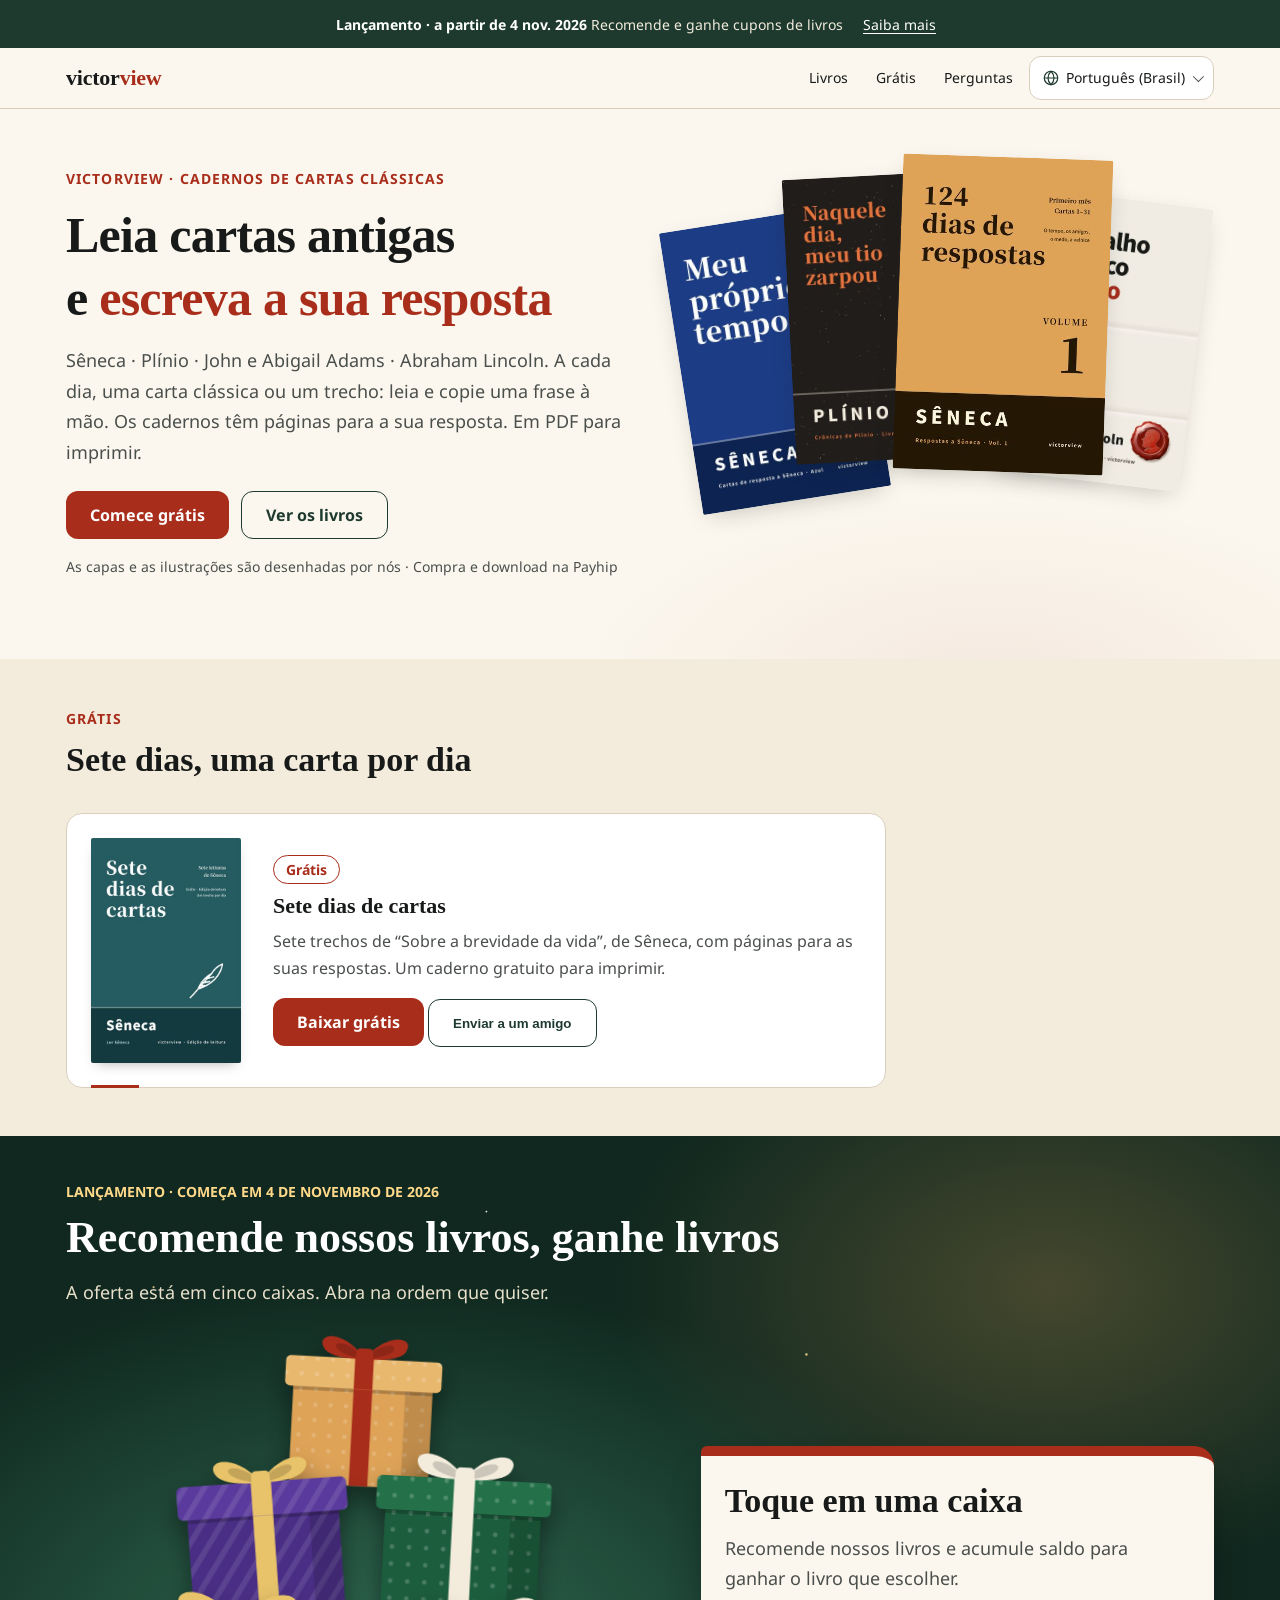
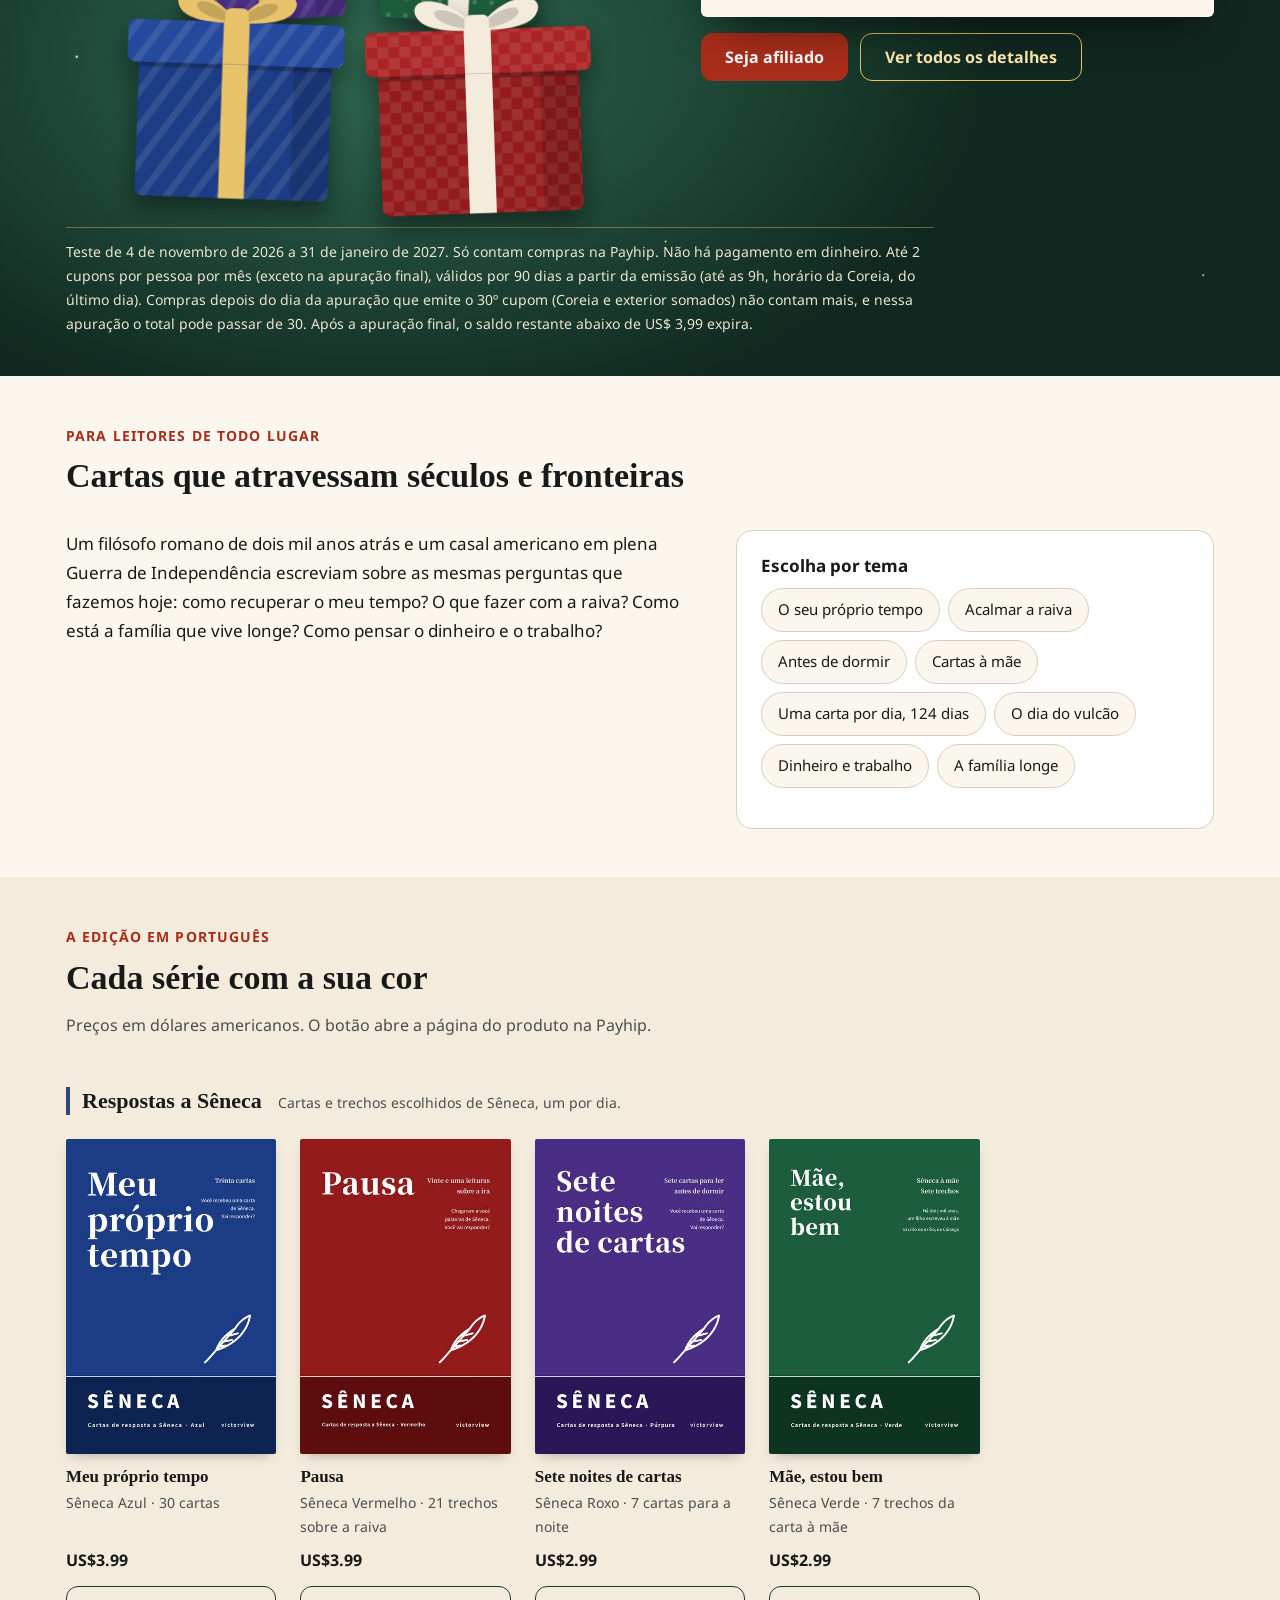
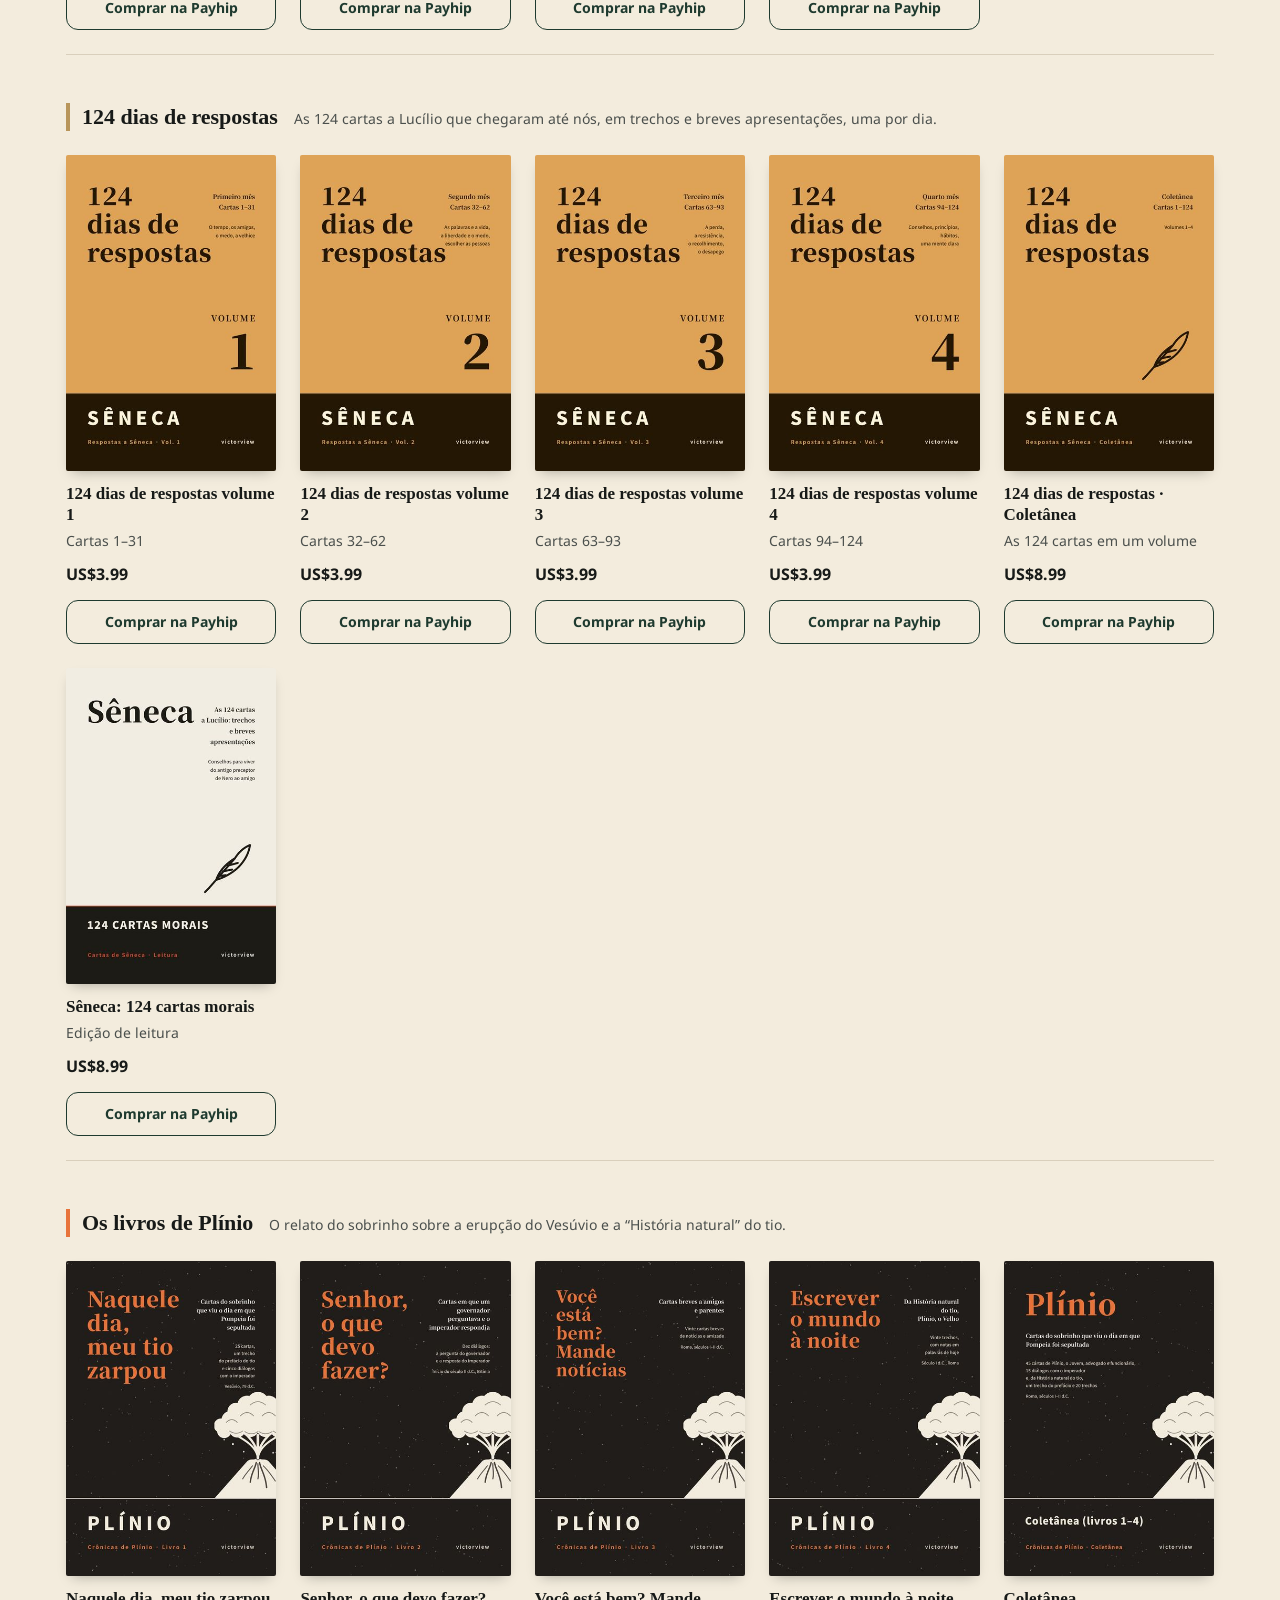
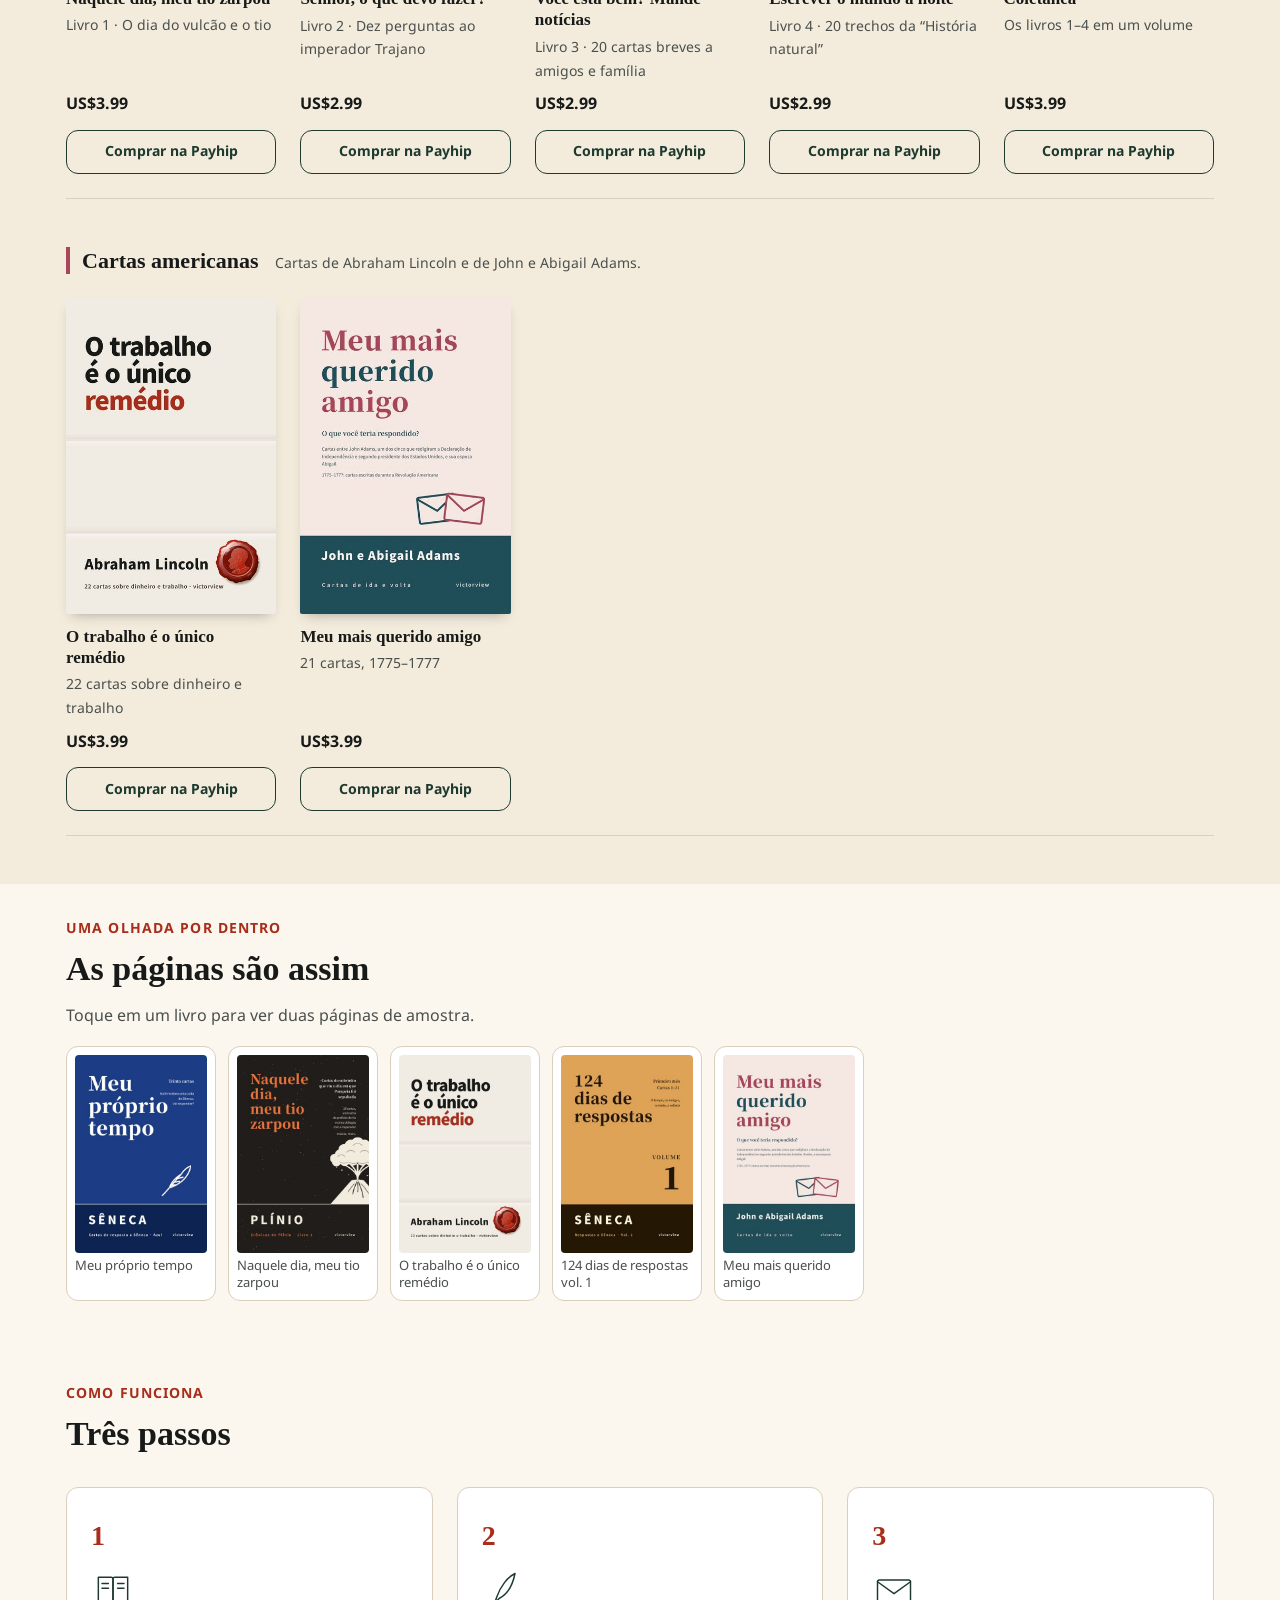
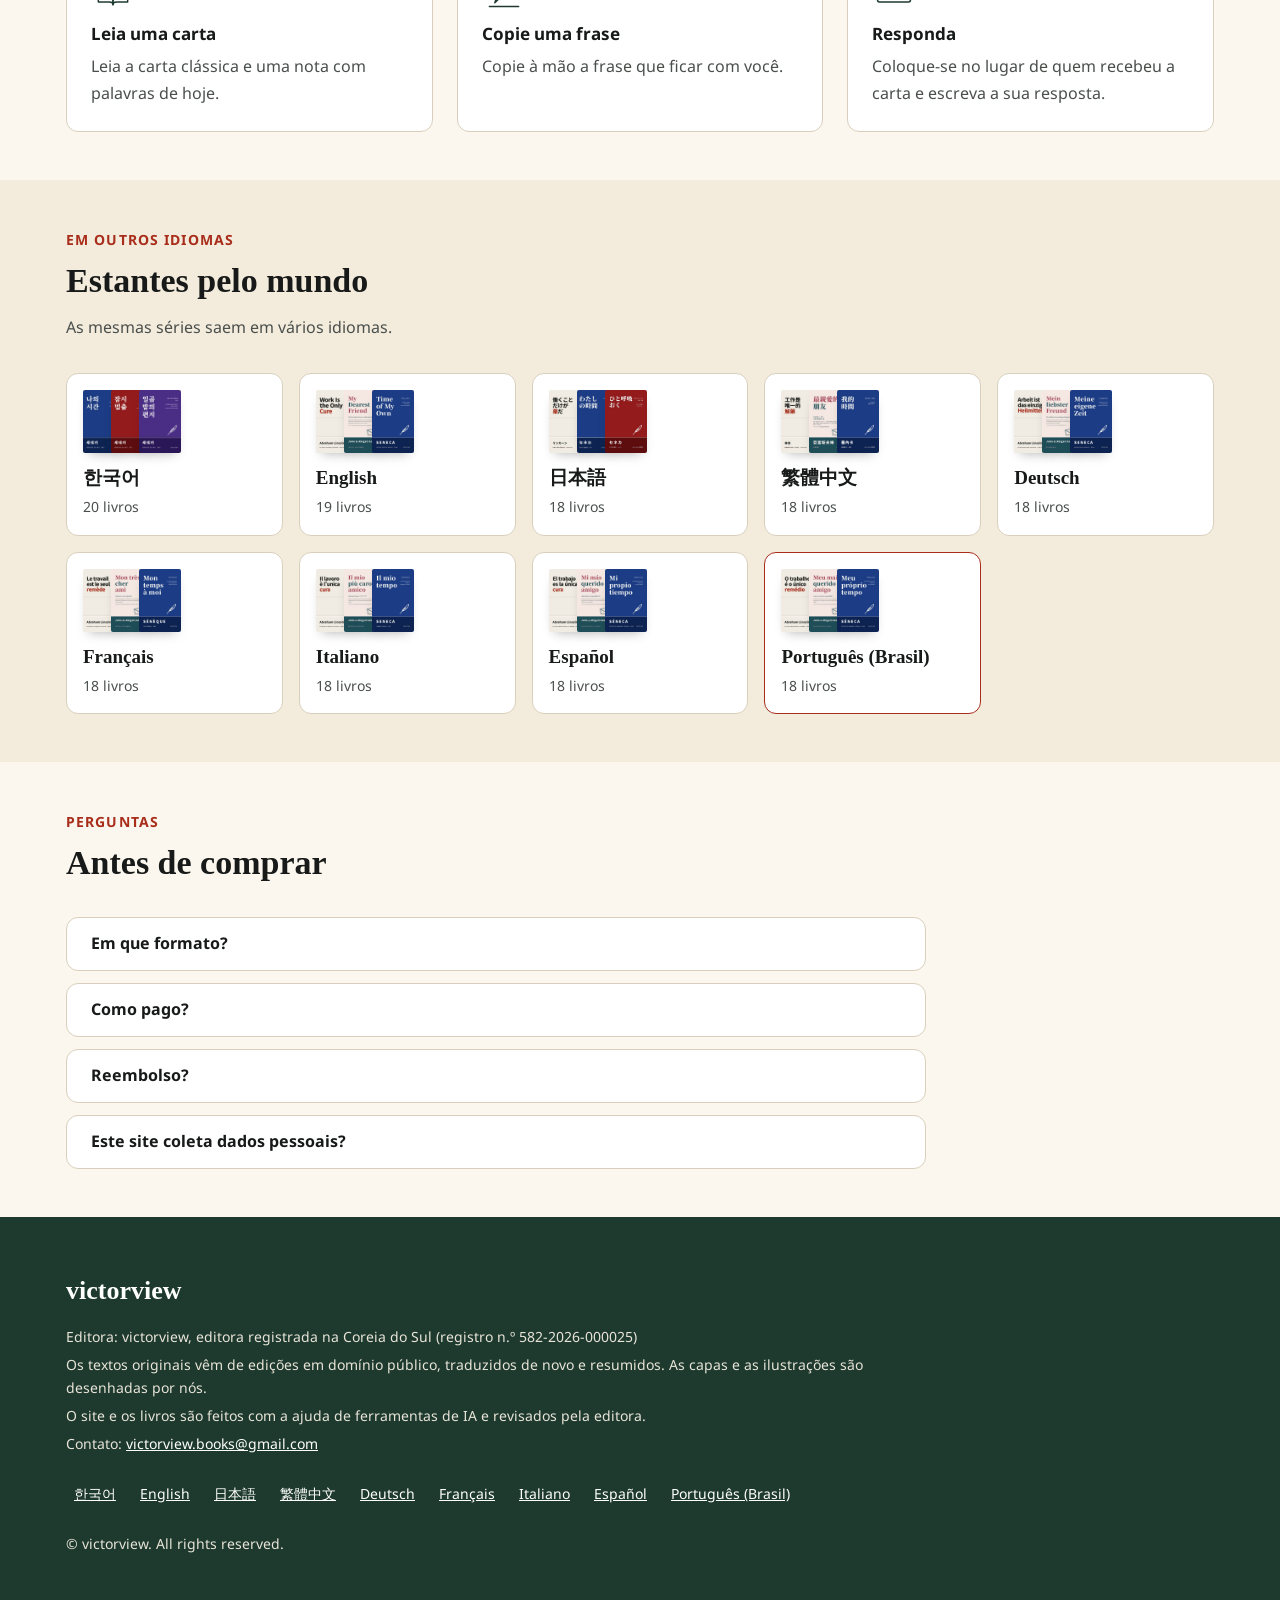
<file: pt-br/index.html>
<!doctype html>
<html lang="pt-BR">
<head>
<meta charset="utf-8">
<meta name="viewport" content="width=device-width, initial-scale=1">
<link rel="icon" href="../favicon.ico" sizes="any">
<link rel="icon" type="image/png" sizes="32x32" href="../assets/icons/seal-32.png">
<link rel="apple-touch-icon" href="../assets/icons/apple-touch-icon.png">
<title>victorview · Cartas clássicas para ler e responder</title>
<meta name="description" content="Cadernos em português: leia cartas de Sêneca · Plínio · John e Abigail Adams · Abraham Lincoln e escreva a sua resposta. PDF para imprimir.">

<meta property="og:type" content="website">
<meta property="og:title" content="victorview · Cartas clássicas para ler e responder">
<meta property="og:description" content="Cadernos em português: leia cartas de Sêneca · Plínio · John e Abigail Adams · Abraham Lincoln e escreva a sua resposta. PDF para imprimir.">
<meta property="og:image" content="https://victorview.netlify.app/covers/pt/blue.jpg">
<meta property="og:url" content="https://victorview.netlify.app/pt-br/">
<link rel="canonical" href="https://victorview.netlify.app/pt-br/">
<link rel="alternate" hreflang="ko" href="https://victorview.netlify.app/">
<link rel="alternate" hreflang="en" href="https://victorview.netlify.app/english.html">
<link rel="alternate" hreflang="ja" href="https://victorview.netlify.app/ja/">
<link rel="alternate" hreflang="zh-TW" href="https://victorview.netlify.app/zh-tw/">
<link rel="alternate" hreflang="de" href="https://victorview.netlify.app/de/">
<link rel="alternate" hreflang="fr" href="https://victorview.netlify.app/fr/">
<link rel="alternate" hreflang="it" href="https://victorview.netlify.app/it/">
<link rel="alternate" hreflang="es" href="https://victorview.netlify.app/es/">
<link rel="alternate" hreflang="pt-BR" href="https://victorview.netlify.app/pt-br/">
<link rel="alternate" hreflang="x-default" href="https://victorview.netlify.app/english.html">
<link rel="preconnect" href="https://fonts.googleapis.com">
<link rel="preconnect" href="https://fonts.gstatic.com" crossorigin>
<link rel="stylesheet" href="https://fonts.googleapis.com/css2?family=Noto+Sans:wght@400;500;700&family=Noto+Serif:wght@500;700;900&display=swap">
<link rel="stylesheet" href="../assets/global.css">
<link rel="stylesheet" href="../assets/lang.css">
<link rel="stylesheet" href="../assets/referral.css?v=20261103c">

</head>
<body class="no-js">
<a class="skip" href="#top">Ir para o conteúdo</a>
<div class="ref-band" role="region" aria-label="Lançamento · a partir de 4 nov. 2026"><div class="wrap"><span><b>Lançamento · a partir de 4 nov. 2026</b> Recomende e ganhe cupons de livros</span><a href="#ref">Saiba mais</a></div></div>
<header class="site"><div class="wrap">
  <a class="logo" href="./">victor<i>view</i></a>
  <nav aria-label="menu"><a href="#books" class="hide-sm">Livros</a><a href="#free" class="hide-sm">Grátis</a><a href="#faq" class="hide-sm">Perguntas</a><details class="lang-pick"><summary aria-label="Idioma: Português (Brasil)"><svg viewBox="0 0 24 24" aria-hidden="true"><circle cx="12" cy="12" r="9"/><path d="M3 12 H21 M12 3 C9 6 8 9 8 12 C8 15 9 18 12 21 C15 18 16 15 16 12 C16 9 15 6 12 3 Z"/></svg><span>Português (Brasil)</span></summary><ul><li><a href="../" hreflang="ko" lang="ko">한국어</a></li><li><a href="../english.html" hreflang="en" lang="en">English</a></li><li><a href="../ja/" hreflang="ja" lang="ja">日本語</a></li><li><a href="../zh-tw/" hreflang="zh-TW" lang="zh-TW">繁體中文</a></li><li><a href="../de/" hreflang="de" lang="de">Deutsch</a></li><li><a href="../fr/" hreflang="fr" lang="fr">Français</a></li><li><a href="../it/" hreflang="it" lang="it">Italiano</a></li><li><a href="../es/" hreflang="es" lang="es">Español</a></li><li><a href="../pt-br/" hreflang="pt-BR" lang="pt-BR" aria-current="true">Português (Brasil)</a></li></ul></details></nav>
</div></header>
<main id="top">
<section class="hero"><div class="wrap">
  <div class="reveal">
    <span class="kicker">VICTORVIEW · CADERNOS DE CARTAS CLÁSSICAS</span>
    <h1>Leia cartas antigas<br>e <em>escreva a sua resposta</em></h1>
    <p class="lead">Sêneca · Plínio · John e Abigail Adams · Abraham Lincoln. A cada dia, uma carta clássica ou um trecho: leia e copie uma frase à mão. Os cadernos têm páginas para a sua resposta. Em PDF para imprimir.</p>
    <div class="acts"><a class="btn" href="#free">Comece grátis</a><a class="btn ghost" href="#books">Ver os livros</a></div>
    <p class="note">As capas e as ilustrações são desenhadas por nós · Compra e download na Payhip</p>
  </div>
  <div class="stack" aria-hidden="true"><img src="../covers/pt/blue.jpg" alt="" width="400" height="600"><img src="../covers/pt/pliny1.jpg" alt="" width="400" height="600"><img src="../covers/pt/gold1.jpg" alt="" width="400" height="600" fetchpriority="high"><img src="../covers/pt/lincoln.jpg" alt="" width="400" height="600"></div>
</div></section>
<section class="sec alt" id="free"><div class="wrap">
  <div class="sec-head reveal"><span class="kicker">GRÁTIS</span><h2>Sete dias, uma carta por dia</h2></div>
  <div class="freebox reveal"><img src="../covers/pt/free7.jpg" alt="Sete dias de cartas" width="400" height="600" loading="lazy"><div><span class="tag">Grátis</span><h3>Sete dias de cartas</h3><p>Sete trechos de “Sobre a brevidade da vida”, de Sêneca, com páginas para as suas respostas. Um caderno gratuito para imprimir.</p><a class="btn" href="https://payhip.com/b/UPDSE" target="_blank" rel="noopener">Baixar grátis</a> <button class="btn ghost share-btn" type="button" data-url="https://victorview.netlify.app/pt-br/#free" data-title="Sete dias de cartas" data-text="Sete trechos de Sêneca e uma página por dia para escrever a sua resposta. Um caderno gratuito." data-done="Link copiado" data-copy="Copie este link">Enviar a um amigo</button></div></div>
</div></section>
<section class="ref-event" id="ref">
<div class="gift-stage" id="gift-stage" data-open="Abrir a caixa" data-count="%n de 5 caixas abertas." data-done="As cinco caixas estão abertas. Os detalhes estão abaixo."><div class="gift-fx" aria-hidden="true"></div><div class="wrap">
  <div class="gift-head"><p class="gift-kicker">LANÇAMENTO · COMEÇA EM 4 DE NOVEMBRO DE 2026</p><h2>Recomende nossos livros, ganhe livros</h2><p class="gift-lead">A oferta está em cinco caixas. Abra na ordem que quiser.</p></div>
  <div class="gift-grid"><div class="gift-pile" id="gift-pile" role="group"></div><div class="gift-panel"><div aria-live="polite">
<article class="gift-card" data-box="intro" style="--c:#A92D1B"><h3>Toque em uma caixa</h3><p>Recomende nossos livros e acumule saldo para ganhar o livro que escolher.</p></article>
<article class="gift-card" data-box="gold" style="--c:#B57B2E"><h3>Um livro grátis à sua escolha</h3><p>Quando seu saldo atinge o preço de um livro na Payhip, enviamos um cupom desse livro.</p><p class="gift-small">Cupons de livro, nunca dinheiro. As compras são confirmadas uma vez por mês.</p></article>
<article class="gift-card" data-box="purple" style="--c:#4A2E85"><h3>Seu link pessoal</h3><p>Entre no programa de afiliados na Payhip e compartilhe seu link.</p><p class="gift-small">A Payhip considera o último link de afiliado clicado nos 30 dias antes da compra.</p></article>
<article class="gift-card" data-box="green" style="--c:#1C5D3D"><h3>30% para o seu saldo</h3><p>30% do valor pago após o desconto entram no seu saldo.</p><p class="gift-small">Compras próprias e pedidos cancelados ou reembolsados não contam.</p></article>
<article class="gift-card" data-box="blue" style="--c:#1C3C85"><h3>Avise que é link de afiliado</h3><p>Ao compartilhar, diga logo no início que compras pelo seu link geram saldo para cupons de livro.</p><p class="gift-small">O texto exato está nos detalhes.</p></article>
<article class="gift-card" data-box="red" style="--c:#931B1C"><h3>Comece na Payhip</h3><p>Aperte o botão e cadastre-se como afiliado na Payhip.</p><p class="gift-small">Seu nome de afiliado e e-mail são usados só para este programa.</p></article>
</div>
  <p class="gift-count" hidden></p>
  <div class="gift-acts"><a class="btn gift-go" href="https://payhip.com/auth/register/af6adc4852bcb3a" target="_blank" rel="noopener">Seja afiliado</a><a class="btn gift-ghost" href="#event-detail">Ver todos os detalhes</a></div></div></div>
  <p class="gift-terms">Teste de 4 de novembro de 2026 a 31 de janeiro de 2027. Só contam compras na Payhip. Não há pagamento em dinheiro. Até 2 cupons por pessoa por mês (exceto na apuração final), válidos por 90 dias a partir da emissão (até as 9h, horário da Coreia, do último dia). Compras depois do dia da apuração que emite o 30º cupom (Coreia e exterior somados) não contam mais, e nessa apuração o total pode passar de 30. Após a apuração final, o saldo restante abaixo de US$ 3,99 expira.</p>
</div></div>
<div class="wrap gift-more"><details id="event-detail"><summary>Ver todos os detalhes</summary><div class="gift-detail-in">
  <p>Participe do nosso programa de afiliados na Payhip. Quando alguém compra pelo seu link, 30% do valor pago após o desconto entra no seu saldo. Quando o saldo chega ao preço de um dos nossos livros na Payhip, enviamos a você um cupom para obter esse livro gratuitamente.</p>
  <p class="ref-key">30% do valor pago após o desconto · cupons de livros, não dinheiro · no máximo 2 por mês (exceto na última apuração) · 30 no total como referência (pode ser superado)</p>
  <ul class="ref-fine"><li><b>Como conta</b> A Payhip atribui cada compra ao último link de afiliado clicado nos 30 dias anteriores à compra. 30% do valor pago após o desconto entra no seu saldo. Suas próprias compras e pedidos cancelados ou reembolsados não contam.</li><li><b>Confirmação</b> Confirmamos as compras de cada mês civil no início do mês seguinte, descontados os pedidos reembolsados. Cupons já enviados não são cancelados. As compras são contadas por mês civil no horário da Coreia e confirmadas na primeira sexta-feira do mês seguinte; um reembolso após a confirmação é descontado na apuração seguinte.</li><li><b>Limites</b> No máximo 2 cupons por pessoa por mês. Compras feitas antes de 4 de novembro de 2026 não contam. Durante o teste (4 de novembro de 2026 a 31 de janeiro de 2027), 30 cupons no total para todos os participantes são a referência; os cupons emitidos no programa da Coreia e no programa de afiliados da Payhip são contados juntos. Na apuração em que o 30º cupom é emitido, todas as pessoas cujo saldo seja ao menos o preço de um livro nessa apuração recebem seus cupons, dentro do limite de 2 por mês; por isso o total pode passar de 30. Depois, deixam de ser acumulados novos créditos de indicação, e avisamos. As compras até o fim do dia da apuração em que o 30º cupom é emitido (horário da Coreia) ainda contam; as posteriores não acumulam crédito, e em nenhum caso as posteriores a 31 de janeiro de 2027 (horário da Coreia). As compras que contam mas ainda não foram confirmadas e o saldo já confirmado são acertados na última apuração. Na última apuração do teste (5 de fevereiro de 2027, para compras até 31 de janeiro de 2027), o limite de 2 por mês é retirado: emitimos todos os cupons que o saldo restante permitir; só expira o resto abaixo do preço de um livro. Se o 30º cupom for emitido na própria última apuração, vale a regra da última apuração, sem o limite de 2 por mês. Um reembolso após a última apuração não afeta os cupons já emitidos.</li><li><b>Saldo</b> A cada cupom, o preço do livro é descontado e o restante do saldo continua. O saldo não é dinheiro e não pode ser transferido; expira 6 meses após o último crédito confirmado. Na última apuração, só expira o restante abaixo do preço do livro mais barato (US$ 3,99). Os cupons são de uso único e valem por 90 dias a partir da emissão (no último dia, até 9h, horário da Coreia).</li><li><b>Compartilhar e dados</b> Ao compartilhar seu link, escreva logo no início: “Link de afiliado — compras por este link me dão saldo trocável por cupons de livros, com condições e limites.” Usamos seu nome e e-mail de afiliado, e os números e valores de pedido do relatório da Payhip, apenas para este programa. Apagamos esses dados 6 meses após o último crédito confirmado ou o uso do último cupom (se não usado, sua expiração), o que ocorrer depois, ou no processamento seguinte se você sair do programa, salvo obrigação legal de guarda. Mudanças são avisadas 30 dias antes de valerem. O saldo acumulado antes do aviso é apurado nas condições anteriores.</li></ul>
</div></details></div>
</section>
<section class="sec" id="bond"><div class="wrap">
  <div class="sec-head reveal"><span class="kicker">PARA LEITORES DE TODO LUGAR</span><h2>Cartas que atravessam séculos e fronteiras</h2></div>
  <div class="bond"><div class="txt reveal"><p>Um filósofo romano de dois mil anos atrás e um casal americano em plena Guerra de Independência escreviam sobre as mesmas perguntas que fazemos hoje: como recuperar o meu tempo? O que fazer com a raiva? Como está a família que vive longe? Como pensar o dinheiro e o trabalho?</p></div><div class="themes-box reveal"><h3>Escolha por tema</h3><ul class="themes"><li><a href="#b-blue">O seu próprio tempo</a></li><li><a href="#b-red">Acalmar a raiva</a></li><li><a href="#b-purple">Antes de dormir</a></li><li><a href="#b-green">Cartas à mãe</a></li><li><a href="#b-goldall">Uma carta por dia, 124 dias</a></li><li><a href="#b-pliny1">O dia do vulcão</a></li><li><a href="#b-lincoln">Dinheiro e trabalho</a></li><li><a href="#b-adams">A família longe</a></li></ul></div></div>
</div></section>
<section class="sec alt" id="books"><div class="wrap">
  <div class="sec-head reveal"><span class="kicker">A EDIÇÃO EM PORTUGUÊS</span><h2>Cada série com a sua cor</h2><p>Preços em dólares americanos. O botão abre a página do produto na Payhip.</p></div>
<div class="series" style="--band:#2E4A72"><div class="series-head reveal"><h3>Respostas a Sêneca</h3><p>Cartas e trechos escolhidos de Sêneca, um por dia.</p></div><div class="shelf"><article class="card reveal" id="b-blue"><div class="cv"><img src="../covers/pt/blue.jpg" alt="Meu próprio tempo" width="400" height="600" loading="lazy" decoding="async"></div><h4>Meu próprio tempo</h4><p class="sub">Sêneca Azul · 30 cartas</p><p class="price">US$3.99</p><a class="btn sm" href="https://payhip.com/b/PNjbE" target="_blank" rel="noopener">Comprar na Payhip</a></article><article class="card reveal" id="b-red"><div class="cv"><img src="../covers/pt/red.jpg" alt="Pausa" width="400" height="600" loading="lazy" decoding="async"></div><h4>Pausa</h4><p class="sub">Sêneca Vermelho · 21 trechos sobre a raiva</p><p class="price">US$3.99</p><a class="btn sm" href="https://payhip.com/b/074Y9" target="_blank" rel="noopener">Comprar na Payhip</a></article><article class="card reveal" id="b-purple"><div class="cv"><img src="../covers/pt/purple.jpg" alt="Sete noites de cartas" width="400" height="600" loading="lazy" decoding="async"></div><h4>Sete noites de cartas</h4><p class="sub">Sêneca Roxo · 7 cartas para a noite</p><p class="price">US$2.99</p><a class="btn sm" href="https://payhip.com/b/ex7lm" target="_blank" rel="noopener">Comprar na Payhip</a></article><article class="card reveal" id="b-green"><div class="cv"><img src="../covers/pt/green.jpg" alt="Mãe, estou bem" width="400" height="600" loading="lazy" decoding="async"></div><h4>Mãe, estou bem</h4><p class="sub">Sêneca Verde · 7 trechos da carta à mãe</p><p class="price">US$2.99</p><a class="btn sm" href="https://payhip.com/b/FAiDO" target="_blank" rel="noopener">Comprar na Payhip</a></article></div></div>
<div class="series" style="--band:#B8955A"><div class="series-head reveal"><h3>124 dias de respostas</h3><p>As 124 cartas a Lucílio que chegaram até nós, em trechos e breves apresentações, uma por dia.</p></div><div class="shelf"><article class="card reveal" id="b-gold1"><div class="cv"><img src="../covers/pt/gold1.jpg" alt="124 dias de respostas volume 1" width="400" height="600" loading="lazy" decoding="async"></div><h4>124 dias de respostas volume 1</h4><p class="sub">Cartas 1–31</p><p class="price">US$3.99</p><a class="btn sm" href="https://payhip.com/b/LviW4" target="_blank" rel="noopener">Comprar na Payhip</a></article><article class="card reveal" id="b-gold2"><div class="cv"><img src="../covers/pt/gold2.jpg" alt="124 dias de respostas volume 2" width="400" height="600" loading="lazy" decoding="async"></div><h4>124 dias de respostas volume 2</h4><p class="sub">Cartas 32–62</p><p class="price">US$3.99</p><a class="btn sm" href="https://payhip.com/b/uAxWE" target="_blank" rel="noopener">Comprar na Payhip</a></article><article class="card reveal" id="b-gold3"><div class="cv"><img src="../covers/pt/gold3.jpg" alt="124 dias de respostas volume 3" width="400" height="600" loading="lazy" decoding="async"></div><h4>124 dias de respostas volume 3</h4><p class="sub">Cartas 63–93</p><p class="price">US$3.99</p><a class="btn sm" href="https://payhip.com/b/qWTPl" target="_blank" rel="noopener">Comprar na Payhip</a></article><article class="card reveal" id="b-gold4"><div class="cv"><img src="../covers/pt/gold4.jpg" alt="124 dias de respostas volume 4" width="400" height="600" loading="lazy" decoding="async"></div><h4>124 dias de respostas volume 4</h4><p class="sub">Cartas 94–124</p><p class="price">US$3.99</p><a class="btn sm" href="https://payhip.com/b/YaLJb" target="_blank" rel="noopener">Comprar na Payhip</a></article><article class="card reveal" id="b-goldall"><div class="cv"><img src="../covers/pt/goldall.jpg" alt="124 dias de respostas · Coletânea" width="400" height="600" loading="lazy" decoding="async"></div><h4>124 dias de respostas · Coletânea</h4><p class="sub">As 124 cartas em um volume</p><p class="price">US$8.99</p><a class="btn sm" href="https://payhip.com/b/JdaGO" target="_blank" rel="noopener">Comprar na Payhip</a></article><article class="card reveal" id="b-seneca124"><div class="cv"><img src="../covers/pt/seneca124.jpg" alt="Sêneca: 124 cartas morais" width="400" height="600" loading="lazy" decoding="async"></div><h4>Sêneca: 124 cartas morais</h4><p class="sub">Edição de leitura</p><p class="price">US$8.99</p><a class="btn sm" href="https://payhip.com/b/EAx4O" target="_blank" rel="noopener">Comprar na Payhip</a></article></div></div>
<div class="series" style="--band:#E8743B"><div class="series-head reveal"><h3>Os livros de Plínio</h3><p>O relato do sobrinho sobre a erupção do Vesúvio e a “História natural” do tio.</p></div><div class="shelf"><article class="card reveal" id="b-pliny1"><div class="cv"><img src="../covers/pt/pliny1.jpg" alt="Naquele dia, meu tio zarpou" width="400" height="600" loading="lazy" decoding="async"></div><h4>Naquele dia, meu tio zarpou</h4><p class="sub">Livro 1 · O dia do vulcão e o tio</p><p class="price">US$3.99</p><a class="btn sm" href="https://payhip.com/b/onqp2" target="_blank" rel="noopener">Comprar na Payhip</a></article><article class="card reveal" id="b-pliny2"><div class="cv"><img src="../covers/pt/pliny2.jpg" alt="Senhor, o que devo fazer?" width="400" height="600" loading="lazy" decoding="async"></div><h4>Senhor, o que devo fazer?</h4><p class="sub">Livro 2 · Dez perguntas ao imperador Trajano</p><p class="price">US$2.99</p><a class="btn sm" href="https://payhip.com/b/rPo7J" target="_blank" rel="noopener">Comprar na Payhip</a></article><article class="card reveal" id="b-pliny3"><div class="cv"><img src="../covers/pt/pliny3.jpg" alt="Você está bem? Mande notícias" width="400" height="600" loading="lazy" decoding="async"></div><h4>Você está bem? Mande notícias</h4><p class="sub">Livro 3 · 20 cartas breves a amigos e família</p><p class="price">US$2.99</p><a class="btn sm" href="https://payhip.com/b/coAUu" target="_blank" rel="noopener">Comprar na Payhip</a></article><article class="card reveal" id="b-pliny4"><div class="cv"><img src="../covers/pt/pliny4.jpg" alt="Escrever o mundo à noite" width="400" height="600" loading="lazy" decoding="async"></div><h4>Escrever o mundo à noite</h4><p class="sub">Livro 4 · 20 trechos da “História natural”</p><p class="price">US$2.99</p><a class="btn sm" href="https://payhip.com/b/H3USw" target="_blank" rel="noopener">Comprar na Payhip</a></article><article class="card reveal" id="b-plinyall"><div class="cv"><img src="../covers/pt/plinyall.jpg" alt="Coletânea" width="400" height="600" loading="lazy" decoding="async"></div><h4>Coletânea</h4><p class="sub">Os livros 1–4 em um volume</p><p class="price">US$3.99</p><a class="btn sm" href="https://payhip.com/b/xOGBv" target="_blank" rel="noopener">Comprar na Payhip</a></article></div></div>
<div class="series" style="--band:#A8475A"><div class="series-head reveal"><h3>Cartas americanas</h3><p>Cartas de Abraham Lincoln e de John e Abigail Adams.</p></div><div class="shelf"><article class="card reveal" id="b-lincoln"><div class="cv"><img src="../covers/pt/lincoln.jpg" alt="O trabalho é o único remédio" width="400" height="600" loading="lazy" decoding="async"></div><h4>O trabalho é o único remédio</h4><p class="sub">22 cartas sobre dinheiro e trabalho</p><p class="price">US$3.99</p><a class="btn sm" href="https://payhip.com/b/Uyr5g" target="_blank" rel="noopener">Comprar na Payhip</a></article><article class="card reveal" id="b-adams"><div class="cv"><img src="../covers/pt/adams.jpg" alt="Meu mais querido amigo" width="400" height="600" loading="lazy" decoding="async"></div><h4>Meu mais querido amigo</h4><p class="sub">21 cartas, 1775–1777</p><p class="price">US$3.99</p><a class="btn sm" href="https://payhip.com/b/k2vmh" target="_blank" rel="noopener">Comprar na Payhip</a></article></div></div>
</div></section>
<section class="sec" id="peek"><div class="wrap"><div class="sec-head reveal"><span class="kicker">UMA OLHADA POR DENTRO</span><h2>As páginas são assim</h2><p>Toque em um livro para ver duas páginas de amostra.</p></div><div class="peek n5"><figure tabindex="0" role="button" data-pages="covers/preview/pt-blue-1.jpg|covers/preview/pt-blue-2.jpg" aria-label="Meu próprio tempo · Ver páginas de amostra"><img src="../covers/pt/blue.jpg" alt="Meu próprio tempo" width="400" height="600" loading="lazy" decoding="async"><figcaption>Meu próprio tempo</figcaption></figure><figure tabindex="0" role="button" data-pages="covers/preview/pt-pliny1-1.jpg|covers/preview/pt-pliny1-2.jpg" aria-label="Naquele dia, meu tio zarpou · Ver páginas de amostra"><img src="../covers/pt/pliny1.jpg" alt="Naquele dia, meu tio zarpou" width="400" height="600" loading="lazy" decoding="async"><figcaption>Naquele dia, meu tio zarpou</figcaption></figure><figure tabindex="0" role="button" data-pages="covers/preview/pt-lincoln-1.jpg|covers/preview/pt-lincoln-2.jpg" aria-label="O trabalho é o único remédio · Ver páginas de amostra"><img src="../covers/pt/lincoln.jpg" alt="O trabalho é o único remédio" width="400" height="600" loading="lazy" decoding="async"><figcaption>O trabalho é o único remédio</figcaption></figure><figure tabindex="0" role="button" data-pages="covers/preview/pt-gold1-1.jpg|covers/preview/pt-gold1-2.jpg" aria-label="124 dias de respostas vol. 1 · Ver páginas de amostra"><img src="../covers/pt/gold1.jpg" alt="124 dias de respostas vol. 1" width="400" height="600" loading="lazy" decoding="async"><figcaption>124 dias de respostas vol. 1</figcaption></figure><figure tabindex="0" role="button" data-pages="covers/preview/pt-adams-1.jpg|covers/preview/pt-adams-2.jpg" aria-label="Meu mais querido amigo · Ver páginas de amostra"><img src="../covers/pt/adams.jpg" alt="Meu mais querido amigo" width="400" height="600" loading="lazy" decoding="async"><figcaption>Meu mais querido amigo</figcaption></figure></div></div></section>
<section class="sec" id="how"><div class="wrap"><div class="sec-head reveal"><span class="kicker">COMO FUNCIONA</span><h2>Três passos</h2></div><ol class="steps"><li class="reveal"><svg viewBox="0 0 48 48" aria-hidden="true"><path d="M8 10 H22 C24 10 24 12 24 12 V40 C24 38 22 37 20 37 H8 Z"/><path d="M40 10 H26 C24 10 24 12 24 12 V40 C24 38 26 37 28 37 H40 Z"/><path d="M12 17 H19 M12 22 H19 M29 17 H36 M29 22 H36"/></svg><b>Leia uma carta</b><span>Leia a carta clássica e uma nota com palavras de hoje.</span></li><li class="reveal"><svg viewBox="0 0 48 48" aria-hidden="true"><path d="M36 6 C28 10 20 20 16 32 L14 38 L19 33 C27 29 33 21 36 6 Z"/><path d="M8 42 H40"/></svg><b>Copie uma frase</b><span>Copie à mão a frase que ficar com você.</span></li><li class="reveal"><svg viewBox="0 0 48 48" aria-hidden="true"><rect x="6" y="13" width="36" height="24" rx="2"/><path d="M6 15 L24 28 L42 15"/></svg><b>Responda</b><span>Coloque-se no lugar de quem recebeu a carta e escreva a sua resposta.</span></li></ol></div></section>
<section class="sec alt" id="world"><div class="wrap"><div class="sec-head reveal"><span class="kicker">EM OUTROS IDIOMAS</span><h2>Estantes pelo mundo</h2><p>As mesmas séries saem em vários idiomas.</p></div><ul class="world"><li><a href="../" hreflang="ko"><span class="thumbs"><img src="../covers/ko/01.jpg" alt="" width="42" height="63" loading="lazy" decoding="async"><img src="../covers/ko/02.jpg" alt="" width="42" height="63" loading="lazy" decoding="async"><img src="../covers/ko/03.jpg" alt="" width="42" height="63" loading="lazy" decoding="async"></span><b lang="ko">한국어</b><span>20 livros</span></a></li><li><a href="../english.html" hreflang="en"><span class="thumbs"><img src="../covers/en/lincoln.jpg" alt="" width="42" height="63" loading="lazy" decoding="async"><img src="../covers/en/adams.jpg" alt="" width="42" height="63" loading="lazy" decoding="async"><img src="../covers/en/blue.jpg" alt="" width="42" height="63" loading="lazy" decoding="async"></span><b lang="en">English</b><span>19 livros</span></a></li><li><a href="../ja/" hreflang="ja"><span class="thumbs"><img src="../covers/ja/lincoln.jpg" alt="" width="42" height="63" loading="lazy" decoding="async"><img src="../covers/ja/blue.jpg" alt="" width="42" height="63" loading="lazy" decoding="async"><img src="../covers/ja/red.jpg" alt="" width="42" height="63" loading="lazy" decoding="async"></span><b lang="ja">日本語</b><span>18 livros</span></a></li><li><a href="../zh-tw/" hreflang="zh-TW"><span class="thumbs"><img src="../covers/zh/lincoln.jpg" alt="" width="42" height="63" loading="lazy" decoding="async"><img src="../covers/zh/adams.jpg" alt="" width="42" height="63" loading="lazy" decoding="async"><img src="../covers/zh/blue.jpg" alt="" width="42" height="63" loading="lazy" decoding="async"></span><b lang="zh-TW">繁體中文</b><span>18 livros</span></a></li><li><a href="../de/" hreflang="de"><span class="thumbs"><img src="../covers/de/lincoln.jpg" alt="" width="42" height="63" loading="lazy" decoding="async"><img src="../covers/de/adams.jpg" alt="" width="42" height="63" loading="lazy" decoding="async"><img src="../covers/de/blue.jpg" alt="" width="42" height="63" loading="lazy" decoding="async"></span><b lang="de">Deutsch</b><span>18 livros</span></a></li><li><a href="../fr/" hreflang="fr"><span class="thumbs"><img src="../covers/fr/lincoln.jpg" alt="" width="42" height="63" loading="lazy" decoding="async"><img src="../covers/fr/adams.jpg" alt="" width="42" height="63" loading="lazy" decoding="async"><img src="../covers/fr/blue.jpg" alt="" width="42" height="63" loading="lazy" decoding="async"></span><b lang="fr">Français</b><span>18 livros</span></a></li><li><a href="../it/" hreflang="it"><span class="thumbs"><img src="../covers/it/lincoln.jpg" alt="" width="42" height="63" loading="lazy" decoding="async"><img src="../covers/it/adams.jpg" alt="" width="42" height="63" loading="lazy" decoding="async"><img src="../covers/it/blue.jpg" alt="" width="42" height="63" loading="lazy" decoding="async"></span><b lang="it">Italiano</b><span>18 livros</span></a></li><li><a href="../es/" hreflang="es"><span class="thumbs"><img src="../covers/es/lincoln.jpg" alt="" width="42" height="63" loading="lazy" decoding="async"><img src="../covers/es/adams.jpg" alt="" width="42" height="63" loading="lazy" decoding="async"><img src="../covers/es/blue.jpg" alt="" width="42" height="63" loading="lazy" decoding="async"></span><b lang="es">Español</b><span>18 livros</span></a></li><li><a href="../pt-br/" hreflang="pt-BR" aria-current="page"><span class="thumbs"><img src="../covers/pt/lincoln.jpg" alt="" width="42" height="63" loading="lazy" decoding="async"><img src="../covers/pt/adams.jpg" alt="" width="42" height="63" loading="lazy" decoding="async"><img src="../covers/pt/blue.jpg" alt="" width="42" height="63" loading="lazy" decoding="async"></span><b lang="pt-BR">Português (Brasil)</b><span>18 livros</span></a></li></ul></div></section>
<section class="sec faq" id="faq"><div class="wrap"><div class="sec-head reveal"><span class="kicker">PERGUNTAS</span><h2>Antes de comprar</h2></div><details><summary>Em que formato?</summary><p>PDF para imprimir (US Letter e A4). Alguns livros trazem também uma edição de leitura ou um EPUB; veja a página de cada produto.</p></details><details><summary>Como pago?</summary><p>A compra e o download são feitos na Payhip. Os preços estão em dólares americanos.</p></details><details><summary>Reembolso?</summary><p>Após o download, a desistência (reembolso) por simples mudança de ideia pode ser limitada. Antes de comprar, confira a prévia do livro e a página do produto. Se o arquivo não abrir ou o livro recebido for diferente da descrição, fazemos o reembolso (contato: <a href="mailto:victorview.books@gmail.com">victorview.books@gmail.com</a>). Os direitos do consumidor previstos em lei continuam plenamente garantidos.</p></details><details><summary>Este site coleta dados pessoais?</summary><p>Não há cadastro, pagamento nem formulários neste site, nem cookies de análise ou publicidade. O site é entregue pela Netlify e as fontes vêm do Google Fonts.</p></details></div></section>
</main>
<footer><div class="wrap">
  <p class="flogo">victorview</p>
  <p>Editora: victorview, editora registrada na Coreia do Sul (registro n.º 582-2026-000025)</p><p>Os textos originais vêm de edições em domínio público, traduzidos de novo e resumidos. As capas e as ilustrações são desenhadas por nós.</p><p>O site e os livros são feitos com a ajuda de ferramentas de IA e revisados pela editora.</p>
  <p>Contato: <a href="mailto:victorview.books@gmail.com">victorview.books@gmail.com</a></p>
  <ul class="langs"><li><a href="../" hreflang="ko" lang="ko">한국어</a></li><li><a href="../english.html" hreflang="en" lang="en">English</a></li><li><a href="../ja/" hreflang="ja" lang="ja">日本語</a></li><li><a href="../zh-tw/" hreflang="zh-TW" lang="zh-TW">繁體中文</a></li><li><a href="../de/" hreflang="de" lang="de">Deutsch</a></li><li><a href="../fr/" hreflang="fr" lang="fr">Français</a></li><li><a href="../it/" hreflang="it" lang="it">Italiano</a></li><li><a href="../es/" hreflang="es" lang="es">Español</a></li><li><a href="../pt-br/" hreflang="pt-BR" lang="pt-BR">Português (Brasil)</a></li></ul>
  <p>© victorview. All rights reserved.</p>
</div></footer>
<script src="../assets/lang.js" defer></script>
<script src="../assets/share.js" defer></script>
<script src="../assets/jump.js" defer></script>
<script src="../assets/zoom.js" defer></script>
<script src="../assets/celebrate.js" defer></script>
<script src="../assets/gift.js?v=20261103c" defer></script>
<script>
(function () {
  document.body.classList.remove('no-js');
  var els = [].slice.call(document.querySelectorAll('.reveal'));
  if (!('IntersectionObserver' in window) || window.matchMedia('(prefers-reduced-motion: reduce)').matches) { els.forEach(function (el) { el.classList.add('in'); }); return; }
  var io = new IntersectionObserver(function (es) { es.forEach(function (e) { if (e.isIntersecting) { e.target.classList.add('in'); io.unobserve(e.target); } }); }, { rootMargin: '0px 0px -8% 0px' });
  els.forEach(function (el) { io.observe(el); });
})();
</script>
</body>
</html>
</file>
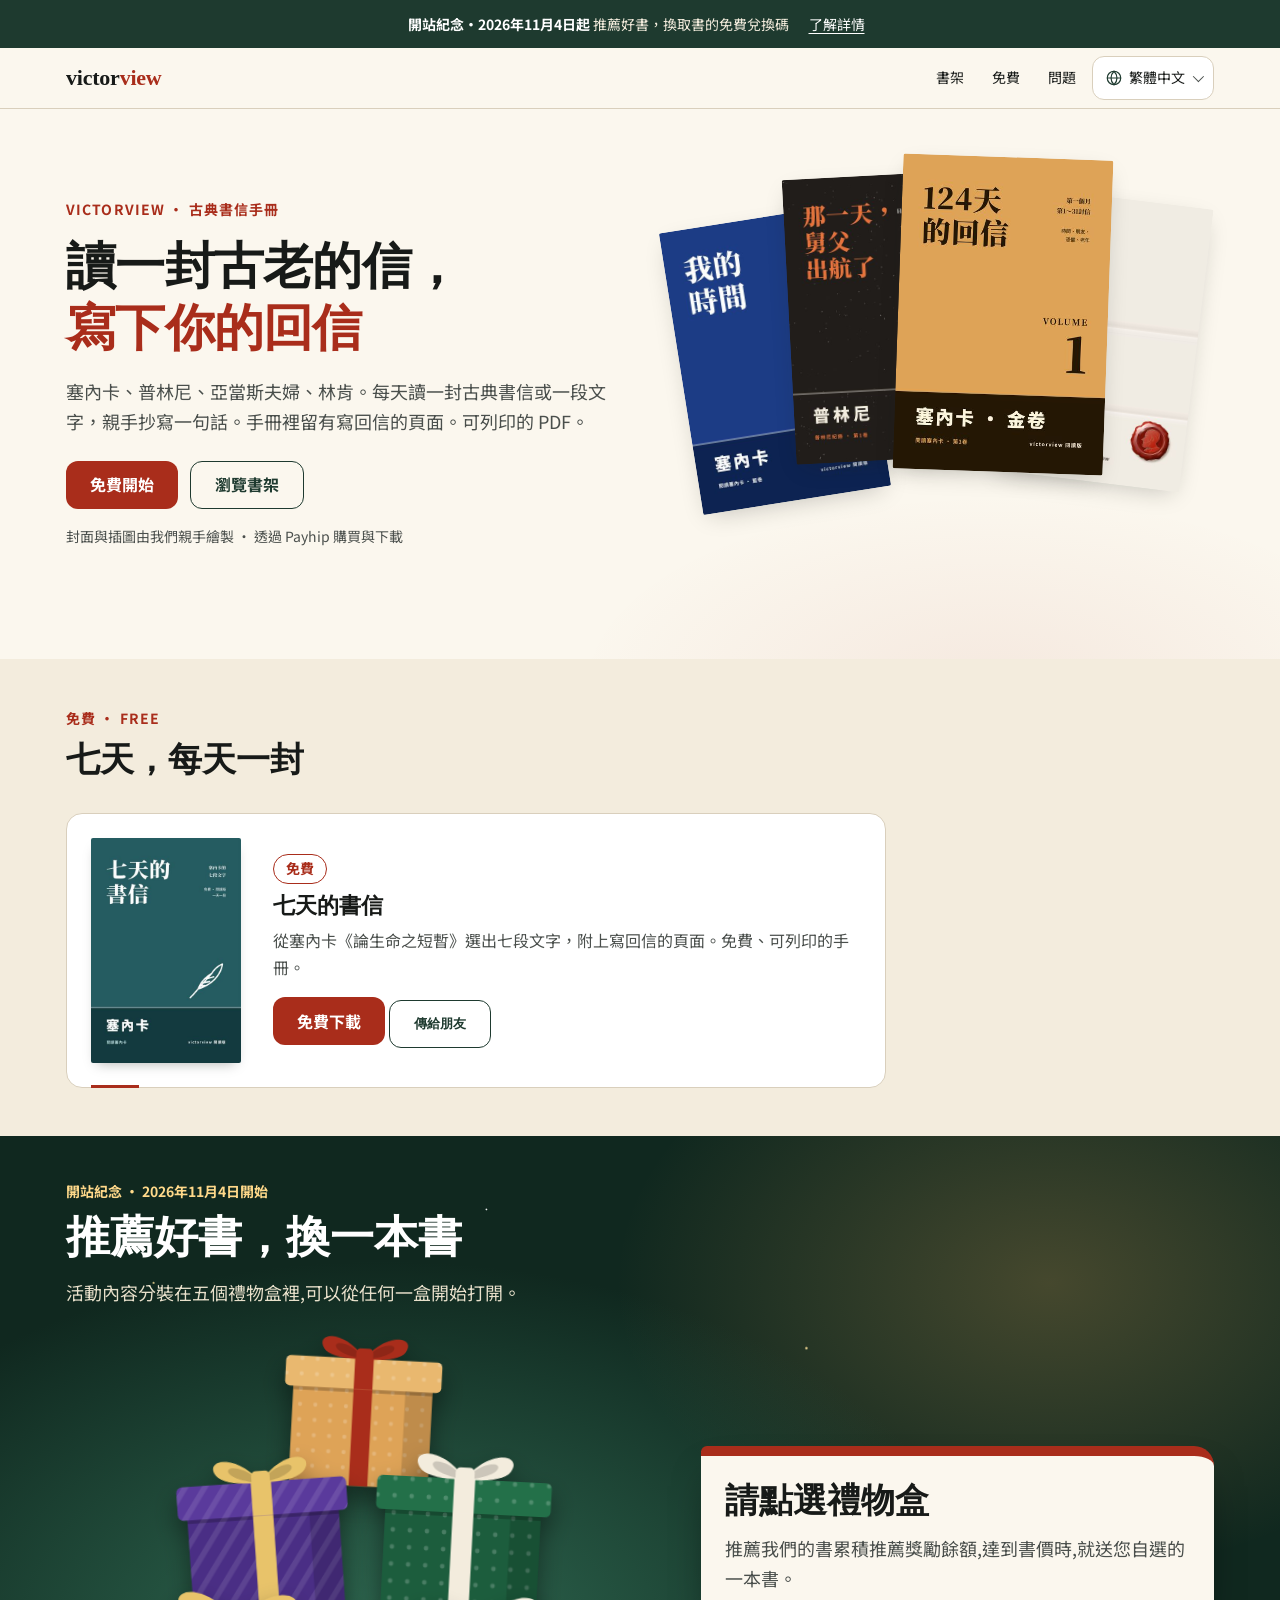
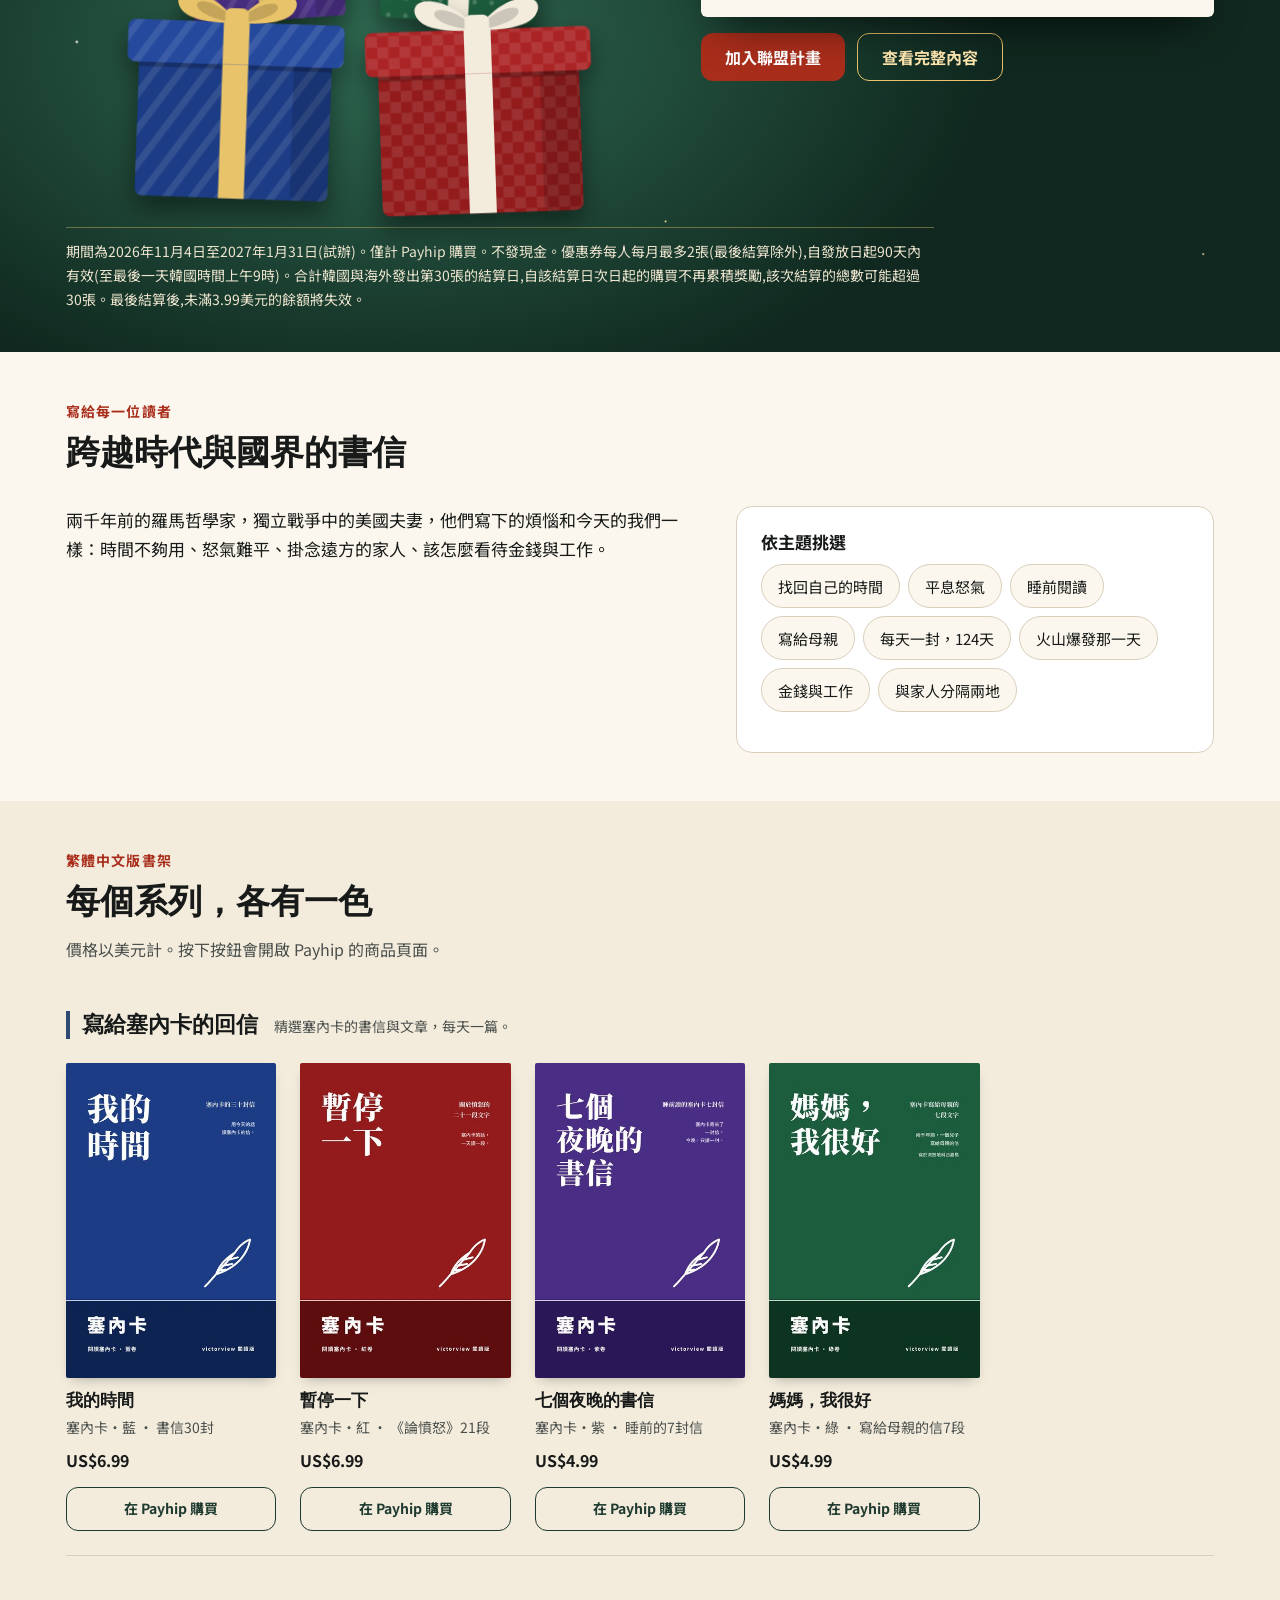
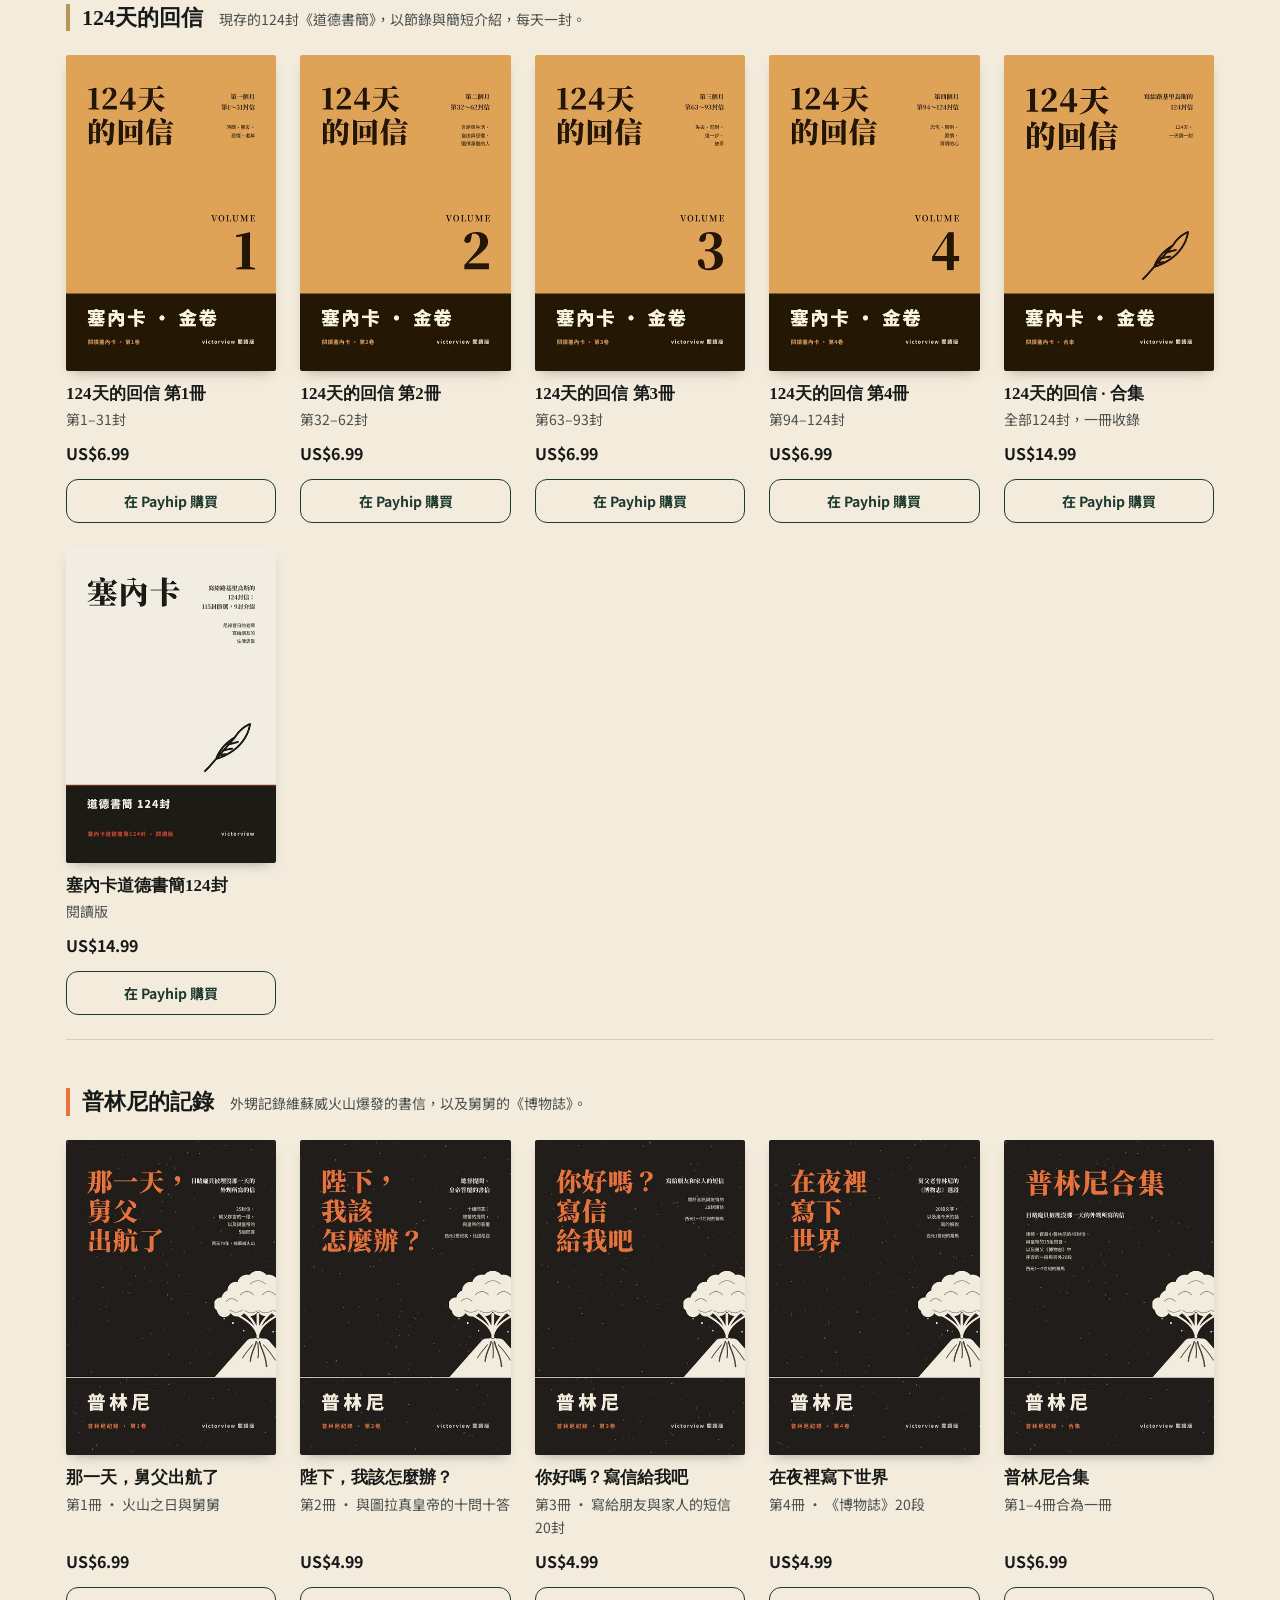
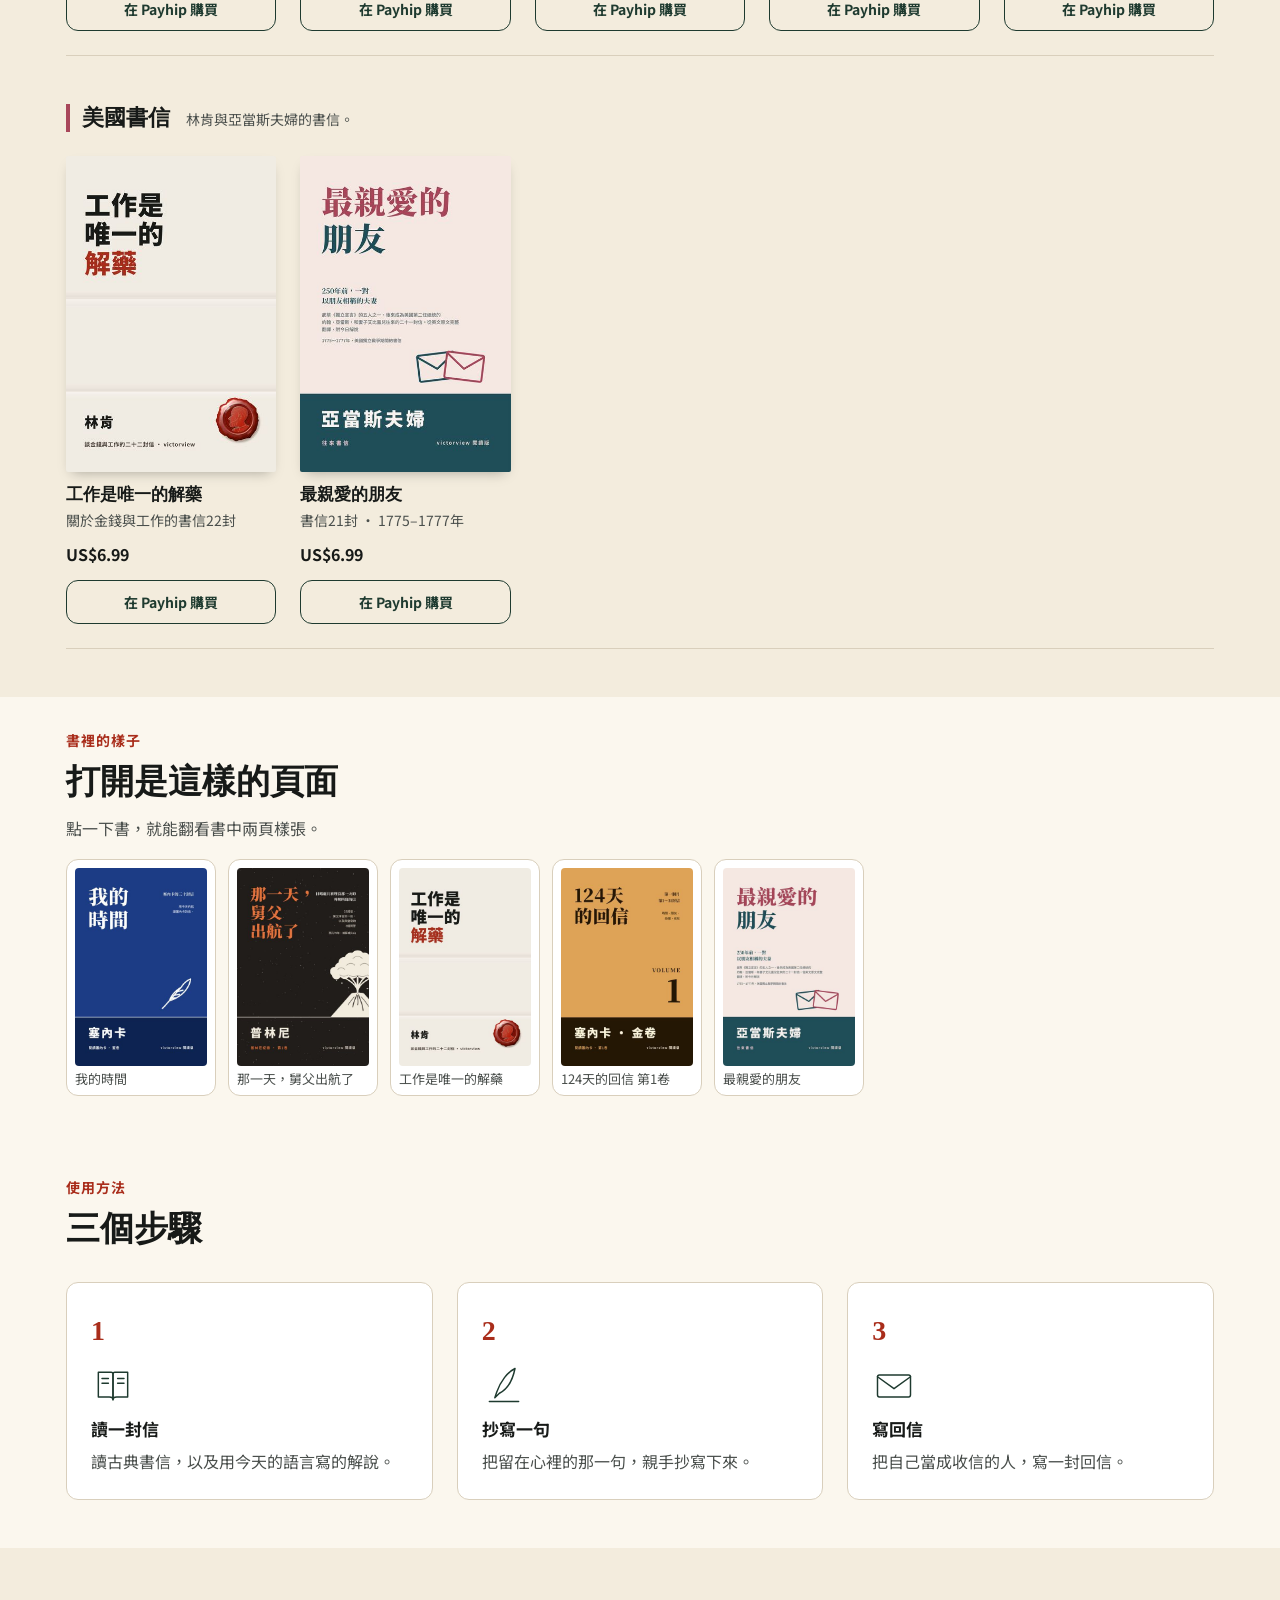
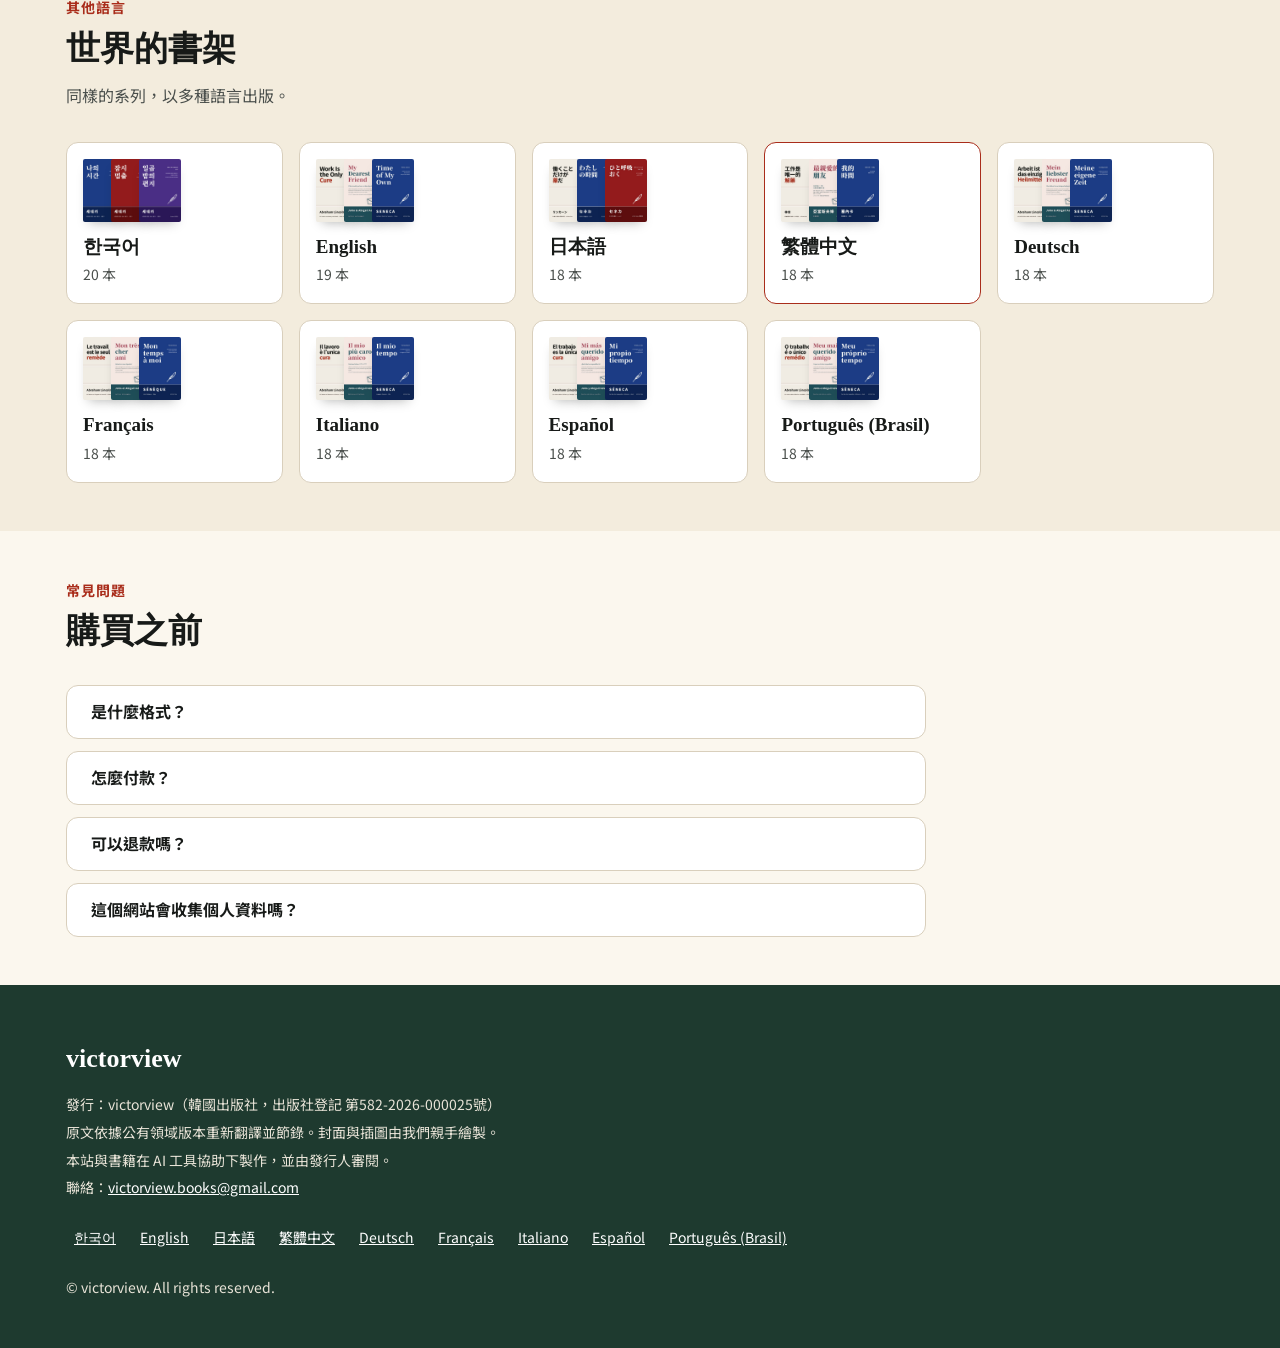
<file: zh-tw/index.html>
<!doctype html>
<html lang="zh-TW">
<head>
<meta charset="utf-8">
<meta name="viewport" content="width=device-width, initial-scale=1">
<link rel="icon" href="../favicon.ico" sizes="any">
<link rel="icon" type="image/png" sizes="32x32" href="../assets/icons/seal-32.png">
<link rel="apple-touch-icon" href="../assets/icons/apple-touch-icon.png">
<title>victorview · 讀古典書信，寫你的回信</title>
<meta name="description" content="繁體中文版手冊：讀塞內卡、普林尼、亞當斯夫婦、林肯的書信，寫下你的回信。可列印的 PDF。">

<meta property="og:type" content="website">
<meta property="og:title" content="victorview · 讀古典書信，寫你的回信">
<meta property="og:description" content="繁體中文版手冊：讀塞內卡、普林尼、亞當斯夫婦、林肯的書信，寫下你的回信。可列印的 PDF。">
<meta property="og:image" content="https://victorview.netlify.app/covers/zh/blue.jpg">
<meta property="og:url" content="https://victorview.netlify.app/zh-tw/">
<link rel="canonical" href="https://victorview.netlify.app/zh-tw/">
<link rel="alternate" hreflang="ko" href="https://victorview.netlify.app/">
<link rel="alternate" hreflang="en" href="https://victorview.netlify.app/english.html">
<link rel="alternate" hreflang="ja" href="https://victorview.netlify.app/ja/">
<link rel="alternate" hreflang="zh-TW" href="https://victorview.netlify.app/zh-tw/">
<link rel="alternate" hreflang="de" href="https://victorview.netlify.app/de/">
<link rel="alternate" hreflang="fr" href="https://victorview.netlify.app/fr/">
<link rel="alternate" hreflang="it" href="https://victorview.netlify.app/it/">
<link rel="alternate" hreflang="es" href="https://victorview.netlify.app/es/">
<link rel="alternate" hreflang="pt-BR" href="https://victorview.netlify.app/pt-br/">
<link rel="alternate" hreflang="x-default" href="https://victorview.netlify.app/english.html">
<link rel="preconnect" href="https://fonts.googleapis.com">
<link rel="preconnect" href="https://fonts.gstatic.com" crossorigin>
<link rel="stylesheet" href="https://fonts.googleapis.com/css2?family=Noto+Sans+TC:wght@400;500;700&family=Noto+Serif+TC:wght@500;700;900&family=Noto+Serif:wght@900&display=swap">
<link rel="stylesheet" href="../assets/global.css">
<link rel="stylesheet" href="../assets/lang.css">
<link rel="stylesheet" href="../assets/referral.css?v=20261103c">
<style>:root{--font-sans:"Noto Sans TC", "PingFang TC", "Microsoft JhengHei", sans-serif;--font-serif:"Noto Serif TC", "Songti TC", "PMingLiU", serif;}</style>
</head>
<body class="no-js">
<a class="skip" href="#top">跳到內容</a>
<div class="ref-band" role="region" aria-label="開站紀念・2026年11月4日起"><div class="wrap"><span><b>開站紀念・2026年11月4日起</b> 推薦好書，換取書的免費兌換碼</span><a href="#ref">了解詳情</a></div></div>
<header class="site"><div class="wrap">
  <a class="logo" href="./">victor<i>view</i></a>
  <nav aria-label="menu"><a href="#books" class="hide-sm">書架</a><a href="#free" class="hide-sm">免費</a><a href="#faq" class="hide-sm">問題</a><details class="lang-pick"><summary aria-label="語言: 繁體中文"><svg viewBox="0 0 24 24" aria-hidden="true"><circle cx="12" cy="12" r="9"/><path d="M3 12 H21 M12 3 C9 6 8 9 8 12 C8 15 9 18 12 21 C15 18 16 15 16 12 C16 9 15 6 12 3 Z"/></svg><span>繁體中文</span></summary><ul><li><a href="../" hreflang="ko" lang="ko">한국어</a></li><li><a href="../english.html" hreflang="en" lang="en">English</a></li><li><a href="../ja/" hreflang="ja" lang="ja">日本語</a></li><li><a href="../zh-tw/" hreflang="zh-TW" lang="zh-TW" aria-current="true">繁體中文</a></li><li><a href="../de/" hreflang="de" lang="de">Deutsch</a></li><li><a href="../fr/" hreflang="fr" lang="fr">Français</a></li><li><a href="../it/" hreflang="it" lang="it">Italiano</a></li><li><a href="../es/" hreflang="es" lang="es">Español</a></li><li><a href="../pt-br/" hreflang="pt-BR" lang="pt-BR">Português (Brasil)</a></li></ul></details></nav>
</div></header>
<main id="top">
<section class="hero"><div class="wrap">
  <div class="reveal">
    <span class="kicker">VICTORVIEW · 古典書信手冊</span>
    <h1>讀一封古老的信，<br><em>寫下你的回信</em></h1>
    <p class="lead">塞內卡、普林尼、亞當斯夫婦、林肯。每天讀一封古典書信或一段文字，親手抄寫一句話。手冊裡留有寫回信的頁面。可列印的 PDF。</p>
    <div class="acts"><a class="btn" href="#free">免費開始</a><a class="btn ghost" href="#books">瀏覽書架</a></div>
    <p class="note">封面與插圖由我們親手繪製 · 透過 Payhip 購買與下載</p>
  </div>
  <div class="stack" aria-hidden="true"><img src="../covers/zh/blue.jpg" alt="" width="400" height="600"><img src="../covers/zh/pliny1.jpg" alt="" width="400" height="600"><img src="../covers/zh/gold1.jpg" alt="" width="400" height="600" fetchpriority="high"><img src="../covers/zh/lincoln.jpg" alt="" width="400" height="600"></div>
</div></section>
<section class="sec alt" id="free"><div class="wrap">
  <div class="sec-head reveal"><span class="kicker">免費 · FREE</span><h2>七天，每天一封</h2></div>
  <div class="freebox reveal"><img src="../covers/zh/free7.jpg" alt="七天的書信" width="400" height="600" loading="lazy"><div><span class="tag">免費</span><h3>七天的書信</h3><p>從塞內卡《論生命之短暫》選出七段文字，附上寫回信的頁面。免費、可列印的手冊。</p><a class="btn" href="https://payhip.com/b/LNkJO" target="_blank" rel="noopener">免費下載</a> <button class="btn ghost share-btn" type="button" data-url="https://victorview.netlify.app/zh-tw/#free" data-title="七天的書信" data-text="從塞內卡選出七段文字，每天寫一封回信的免費手冊。" data-done="已複製連結" data-copy="請複製這個連結">傳給朋友</button></div></div>
</div></section>
<section class="ref-event" id="ref">
<div class="gift-stage" id="gift-stage" data-open="打開禮物盒" data-count="已打開5盒中的%n盒。" data-done="五個禮物盒都打開了。詳細內容已在下方展開。"><div class="gift-fx" aria-hidden="true"></div><div class="wrap">
  <div class="gift-head"><p class="gift-kicker">開站紀念 · 2026年11月4日開始</p><h2>推薦好書，換一本書</h2><p class="gift-lead">活動內容分裝在五個禮物盒裡,可以從任何一盒開始打開。</p></div>
  <div class="gift-grid"><div class="gift-pile" id="gift-pile" role="group"></div><div class="gift-panel"><div aria-live="polite">
<article class="gift-card" data-box="intro" style="--c:#A92D1B"><h3>請點選禮物盒</h3><p>推薦我們的書累積推薦獎勵餘額,達到書價時,就送您自選的一本書。</p></article>
<article class="gift-card" data-box="gold" style="--c:#B57B2E"><h3>自選好書一本</h3><p>推薦獎勵餘額達到該書的 Payhip 售價時,我們會寄送該書的免費優惠券。</p><p class="gift-small">以書回饋,不發現金。每月確認一次購買。</p></article>
<article class="gift-card" data-box="purple" style="--c:#4A2E85"><h3>您的專屬連結</h3><p>加入 Payhip 聯盟計畫,分享您的專屬連結。</p><p class="gift-small">Payhip 以購買前30天內最後點選的聯盟連結計算。</p></article>
<article class="gift-card" data-box="green" style="--c:#1C5D3D"><h3>30%計入餘額</h3><p>折扣後實付金額的30%會計入您的推薦餘額。</p><p class="gift-small">本人購買及取消或退款的訂單不計。</p></article>
<article class="gift-card" data-box="blue" style="--c:#1C3C85"><h3>請說明這是聯盟連結</h3><p>分享時請在開頭說明:透過此連結購買,我可獲得可兌換免費書優惠券的額度。</p><p class="gift-small">完整文字請見詳細內容。</p></article>
<article class="gift-card" data-box="red" style="--c:#931B1C"><h3>從 Payhip 開始</h3><p>按下按鈕,在 Payhip 註冊成為聯盟夥伴。</p><p class="gift-small">您的聯盟名稱與電子郵件僅用於執行本計畫。</p></article>
</div>
  <p class="gift-count" hidden></p>
  <div class="gift-acts"><a class="btn gift-go" href="https://payhip.com/auth/register/af6adc4852bcb3a" target="_blank" rel="noopener">加入聯盟計畫</a><a class="btn gift-ghost" href="#event-detail">查看完整內容</a></div></div></div>
  <p class="gift-terms">期間為2026年11月4日至2027年1月31日(試辦)。僅計 Payhip 購買。不發現金。優惠券每人每月最多2張(最後結算除外),自發放日起90天內有效(至最後一天韓國時間上午9時)。合計韓國與海外發出第30張的結算日,自該結算日次日起的購買不再累積獎勵,該次結算的總數可能超過30張。最後結算後,未滿3.99美元的餘額將失效。</p>
</div></div>
<div class="wrap gift-more"><details id="event-detail"><summary>查看完整內容</summary><div class="gift-detail-in">
  <p>在 Payhip 加入我們的聯盟計畫。有人透過您的連結購買時，折扣後付款金額的30%會累積到您的推薦餘額。餘額達到我們某本書在 Payhip 的售價時，我們會寄給您可免費兌換該書的免費兌換碼。</p>
  <p class="ref-key">折扣後付款金額的30% · 回饋是書的免費兌換碼，不是現金 · 每人每月最多2張（最後一次結算除外） · 試行期間以總計30張為基準，達標結算時可能超出</p>
  <ul class="ref-fine"><li><b>如何計算</b> Payhip 會將購買歸因於購買前30天內最後點擊的聯盟連結。折扣後付款金額的30%計入您的餘額。您自己的購買，以及取消或退款的訂單，不計入。</li><li><b>結算</b> 每個日曆月的購買，於次月初扣除退款訂單後確認。已寄出的免費兌換碼不會收回。購買以韓國時間的日曆月計算，於次月第一個星期五確認；確認後發生的退款於下次結算時扣除。</li><li><b>上限</b> 每人每月最多2張免費兌換碼。2026年11月4日之前的購買不計入。試行期間（2026年11月4日至2027年1月31日），韓國推薦計畫與 Payhip 聯盟計畫發出的免費兌換碼合併計算，所有參加者以總計30張為基準。發出第30張的那次結算中，結算時餘額達書價以上者皆可在每月2張的範圍內領取，因此總數可能超過30張；該次結算後即停止新的累積，並另行公告。發出第30張的結算日（韓國時間）當天為止的購買仍會累積，其後的購買不再累積；無論如何，2027年1月31日（韓國時間）之後的購買都不累積。尚未確認的計入購買與已確認的餘額，於最後一次結算時處理。試行期間最後一次結算（2027年2月5日，結算至1月31日為止的購買）取消每月2張的限制，依剩餘餘額可兌換的兌換碼全數發出；僅低於書價的餘額失效。若第30張恰在最後一次結算發出，同樣適用最後一次結算的規則，不受每月2張限制。最後一次結算後發生的退款，不影響已發出的兌換碼。</li><li><b>餘額</b> 寄出免費兌換碼時，會從餘額扣除該書的售價，其餘餘額保留。餘額不是現金，也不能轉讓；自最後一次確認起6個月沒有新的有效推薦購買即失效。最後一次結算時，僅低於最便宜書價（3.99美元）的餘額失效。免費兌換碼限用一次，自發出日起90天內有效（至最後一天韓國時間上午9時）。</li><li><b>分享與個人資料</b> 分享連結時，請在開頭註明：「聯盟連結——透過此連結購買，我可累積兌換書籍免費兌換碼的餘額，有條件與上限。」您的聯盟名稱和電子郵件，以及 Payhip 報告中的訂單編號與金額，只用於此計畫。相關紀錄於最後一次確認日或最後一張兌換碼的到期日（已使用則為使用日）兩者中較晚的日期起滿6個月後，或您退出計畫後的下一個處理日刪除（法律要求保存的紀錄除外）。如有變更，會在生效前30天公告。公告前已累積的餘額依原條件結算。</li></ul>
</div></details></div>
</section>
<section class="sec" id="bond"><div class="wrap">
  <div class="sec-head reveal"><span class="kicker">寫給每一位讀者</span><h2>跨越時代與國界的書信</h2></div>
  <div class="bond"><div class="txt reveal"><p>兩千年前的羅馬哲學家，獨立戰爭中的美國夫妻，他們寫下的煩惱和今天的我們一樣：時間不夠用、怒氣難平、掛念遠方的家人、該怎麼看待金錢與工作。</p></div><div class="themes-box reveal"><h3>依主題挑選</h3><ul class="themes"><li><a href="#b-blue">找回自己的時間</a></li><li><a href="#b-red">平息怒氣</a></li><li><a href="#b-purple">睡前閱讀</a></li><li><a href="#b-green">寫給母親</a></li><li><a href="#b-goldall">每天一封，124天</a></li><li><a href="#b-pliny1">火山爆發那一天</a></li><li><a href="#b-lincoln">金錢與工作</a></li><li><a href="#b-adams">與家人分隔兩地</a></li></ul></div></div>
</div></section>
<section class="sec alt" id="books"><div class="wrap">
  <div class="sec-head reveal"><span class="kicker">繁體中文版書架</span><h2>每個系列，各有一色</h2><p>價格以美元計。按下按鈕會開啟 Payhip 的商品頁面。</p></div>
<div class="series" style="--band:#2E4A72"><div class="series-head reveal"><h3>寫給塞內卡的回信</h3><p>精選塞內卡的書信與文章，每天一篇。</p></div><div class="shelf"><article class="card reveal" id="b-blue"><div class="cv"><img src="../covers/zh/blue.jpg" alt="我的時間" width="400" height="600" loading="lazy" decoding="async"></div><h4>我的時間</h4><p class="sub">塞內卡・藍 · 書信30封</p><p class="price">US$6.99</p><a class="btn sm" href="https://payhip.com/b/bMXID" target="_blank" rel="noopener">在 Payhip 購買</a></article><article class="card reveal" id="b-red"><div class="cv"><img src="../covers/zh/red.jpg" alt="暫停一下" width="400" height="600" loading="lazy" decoding="async"></div><h4>暫停一下</h4><p class="sub">塞內卡・紅 · 《論憤怒》21段</p><p class="price">US$6.99</p><a class="btn sm" href="https://payhip.com/b/U7kof" target="_blank" rel="noopener">在 Payhip 購買</a></article><article class="card reveal" id="b-purple"><div class="cv"><img src="../covers/zh/purple.jpg" alt="七個夜晚的書信" width="400" height="600" loading="lazy" decoding="async"></div><h4>七個夜晚的書信</h4><p class="sub">塞內卡・紫 · 睡前的7封信</p><p class="price">US$4.99</p><a class="btn sm" href="https://payhip.com/b/0VzQi" target="_blank" rel="noopener">在 Payhip 購買</a></article><article class="card reveal" id="b-green"><div class="cv"><img src="../covers/zh/green.jpg" alt="媽媽，我很好" width="400" height="600" loading="lazy" decoding="async"></div><h4>媽媽，我很好</h4><p class="sub">塞內卡・綠 · 寫給母親的信7段</p><p class="price">US$4.99</p><a class="btn sm" href="https://payhip.com/b/c8max" target="_blank" rel="noopener">在 Payhip 購買</a></article></div></div>
<div class="series" style="--band:#B8955A"><div class="series-head reveal"><h3>124天的回信</h3><p>現存的124封《道德書簡》，以節錄與簡短介紹，每天一封。</p></div><div class="shelf"><article class="card reveal" id="b-gold1"><div class="cv"><img src="../covers/zh/gold1.jpg" alt="124天的回信 第1冊" width="400" height="600" loading="lazy" decoding="async"></div><h4>124天的回信 第1冊</h4><p class="sub">第1–31封</p><p class="price">US$6.99</p><a class="btn sm" href="https://payhip.com/b/pOEQL" target="_blank" rel="noopener">在 Payhip 購買</a></article><article class="card reveal" id="b-gold2"><div class="cv"><img src="../covers/zh/gold2.jpg" alt="124天的回信 第2冊" width="400" height="600" loading="lazy" decoding="async"></div><h4>124天的回信 第2冊</h4><p class="sub">第32–62封</p><p class="price">US$6.99</p><a class="btn sm" href="https://payhip.com/b/x72ha" target="_blank" rel="noopener">在 Payhip 購買</a></article><article class="card reveal" id="b-gold3"><div class="cv"><img src="../covers/zh/gold3.jpg" alt="124天的回信 第3冊" width="400" height="600" loading="lazy" decoding="async"></div><h4>124天的回信 第3冊</h4><p class="sub">第63–93封</p><p class="price">US$6.99</p><a class="btn sm" href="https://payhip.com/b/YkqoP" target="_blank" rel="noopener">在 Payhip 購買</a></article><article class="card reveal" id="b-gold4"><div class="cv"><img src="../covers/zh/gold4.jpg" alt="124天的回信 第4冊" width="400" height="600" loading="lazy" decoding="async"></div><h4>124天的回信 第4冊</h4><p class="sub">第94–124封</p><p class="price">US$6.99</p><a class="btn sm" href="https://payhip.com/b/93shF" target="_blank" rel="noopener">在 Payhip 購買</a></article><article class="card reveal" id="b-goldall"><div class="cv"><img src="../covers/zh/goldall.jpg" alt="124天的回信 · 合集" width="400" height="600" loading="lazy" decoding="async"></div><h4>124天的回信 · 合集</h4><p class="sub">全部124封，一冊收錄</p><p class="price">US$14.99</p><a class="btn sm" href="https://payhip.com/b/inNpt" target="_blank" rel="noopener">在 Payhip 購買</a></article><article class="card reveal" id="b-seneca124"><div class="cv"><img src="../covers/zh/seneca124.jpg" alt="塞內卡道德書簡124封" width="400" height="600" loading="lazy" decoding="async"></div><h4>塞內卡道德書簡124封</h4><p class="sub">閱讀版</p><p class="price">US$14.99</p><a class="btn sm" href="https://payhip.com/b/9RyOV" target="_blank" rel="noopener">在 Payhip 購買</a></article></div></div>
<div class="series" style="--band:#E8743B"><div class="series-head reveal"><h3>普林尼的記錄</h3><p>外甥記錄維蘇威火山爆發的書信，以及舅舅的《博物誌》。</p></div><div class="shelf"><article class="card reveal" id="b-pliny1"><div class="cv"><img src="../covers/zh/pliny1.jpg" alt="那一天，舅父出航了" width="400" height="600" loading="lazy" decoding="async"></div><h4>那一天，舅父出航了</h4><p class="sub">第1冊 · 火山之日與舅舅</p><p class="price">US$6.99</p><a class="btn sm" href="https://payhip.com/b/ZUT0g" target="_blank" rel="noopener">在 Payhip 購買</a></article><article class="card reveal" id="b-pliny2"><div class="cv"><img src="../covers/zh/pliny2.jpg" alt="陛下，我該怎麼辦？" width="400" height="600" loading="lazy" decoding="async"></div><h4>陛下，我該怎麼辦？</h4><p class="sub">第2冊 · 與圖拉真皇帝的十問十答</p><p class="price">US$4.99</p><a class="btn sm" href="https://payhip.com/b/hTFUQ" target="_blank" rel="noopener">在 Payhip 購買</a></article><article class="card reveal" id="b-pliny3"><div class="cv"><img src="../covers/zh/pliny3.jpg" alt="你好嗎？寫信給我吧" width="400" height="600" loading="lazy" decoding="async"></div><h4>你好嗎？寫信給我吧</h4><p class="sub">第3冊 · 寫給朋友與家人的短信20封</p><p class="price">US$4.99</p><a class="btn sm" href="https://payhip.com/b/bKOMQ" target="_blank" rel="noopener">在 Payhip 購買</a></article><article class="card reveal" id="b-pliny4"><div class="cv"><img src="../covers/zh/pliny4.jpg" alt="在夜裡寫下世界" width="400" height="600" loading="lazy" decoding="async"></div><h4>在夜裡寫下世界</h4><p class="sub">第4冊 · 《博物誌》20段</p><p class="price">US$4.99</p><a class="btn sm" href="https://payhip.com/b/g7K1D" target="_blank" rel="noopener">在 Payhip 購買</a></article><article class="card reveal" id="b-plinyall"><div class="cv"><img src="../covers/zh/plinyall.jpg" alt="普林尼合集" width="400" height="600" loading="lazy" decoding="async"></div><h4>普林尼合集</h4><p class="sub">第1–4冊合為一冊</p><p class="price">US$6.99</p><a class="btn sm" href="https://payhip.com/b/z1R9c" target="_blank" rel="noopener">在 Payhip 購買</a></article></div></div>
<div class="series" style="--band:#A8475A"><div class="series-head reveal"><h3>美國書信</h3><p>林肯與亞當斯夫婦的書信。</p></div><div class="shelf"><article class="card reveal" id="b-lincoln"><div class="cv"><img src="../covers/zh/lincoln.jpg" alt="工作是唯一的解藥" width="400" height="600" loading="lazy" decoding="async"></div><h4>工作是唯一的解藥</h4><p class="sub">關於金錢與工作的書信22封</p><p class="price">US$6.99</p><a class="btn sm" href="https://payhip.com/b/a4W1y" target="_blank" rel="noopener">在 Payhip 購買</a></article><article class="card reveal" id="b-adams"><div class="cv"><img src="../covers/zh/adams.jpg" alt="最親愛的朋友" width="400" height="600" loading="lazy" decoding="async"></div><h4>最親愛的朋友</h4><p class="sub">書信21封 · 1775–1777年</p><p class="price">US$6.99</p><a class="btn sm" href="https://payhip.com/b/8JoaZ" target="_blank" rel="noopener">在 Payhip 購買</a></article></div></div>
</div></section>
<section class="sec" id="peek"><div class="wrap"><div class="sec-head reveal"><span class="kicker">書裡的樣子</span><h2>打開是這樣的頁面</h2><p>點一下書，就能翻看書中兩頁樣張。</p></div><div class="peek n5"><figure tabindex="0" role="button" data-pages="covers/preview/zh-blue-1.jpg|covers/preview/zh-blue-2.jpg" aria-label="我的時間 · 看書中樣張"><img src="../covers/zh/blue.jpg" alt="我的時間" width="400" height="600" loading="lazy" decoding="async"><figcaption>我的時間</figcaption></figure><figure tabindex="0" role="button" data-pages="covers/preview/zh-pliny1-1.jpg|covers/preview/zh-pliny1-2.jpg" aria-label="那一天，舅父出航了 · 看書中樣張"><img src="../covers/zh/pliny1.jpg" alt="那一天，舅父出航了" width="400" height="600" loading="lazy" decoding="async"><figcaption>那一天，舅父出航了</figcaption></figure><figure tabindex="0" role="button" data-pages="covers/preview/zh-lincoln-1.jpg|covers/preview/zh-lincoln-2.jpg" aria-label="工作是唯一的解藥 · 看書中樣張"><img src="../covers/zh/lincoln.jpg" alt="工作是唯一的解藥" width="400" height="600" loading="lazy" decoding="async"><figcaption>工作是唯一的解藥</figcaption></figure><figure tabindex="0" role="button" data-pages="covers/preview/zh-gold1-1.jpg|covers/preview/zh-gold1-2.jpg" aria-label="124天的回信 第1卷 · 看書中樣張"><img src="../covers/zh/gold1.jpg" alt="124天的回信 第1卷" width="400" height="600" loading="lazy" decoding="async"><figcaption>124天的回信 第1卷</figcaption></figure><figure tabindex="0" role="button" data-pages="covers/preview/zh-adams-1.jpg|covers/preview/zh-adams-2.jpg" aria-label="最親愛的朋友 · 看書中樣張"><img src="../covers/zh/adams.jpg" alt="最親愛的朋友" width="400" height="600" loading="lazy" decoding="async"><figcaption>最親愛的朋友</figcaption></figure></div></div></section>
<section class="sec" id="how"><div class="wrap"><div class="sec-head reveal"><span class="kicker">使用方法</span><h2>三個步驟</h2></div><ol class="steps"><li class="reveal"><svg viewBox="0 0 48 48" aria-hidden="true"><path d="M8 10 H22 C24 10 24 12 24 12 V40 C24 38 22 37 20 37 H8 Z"/><path d="M40 10 H26 C24 10 24 12 24 12 V40 C24 38 26 37 28 37 H40 Z"/><path d="M12 17 H19 M12 22 H19 M29 17 H36 M29 22 H36"/></svg><b>讀一封信</b><span>讀古典書信，以及用今天的語言寫的解說。</span></li><li class="reveal"><svg viewBox="0 0 48 48" aria-hidden="true"><path d="M36 6 C28 10 20 20 16 32 L14 38 L19 33 C27 29 33 21 36 6 Z"/><path d="M8 42 H40"/></svg><b>抄寫一句</b><span>把留在心裡的那一句，親手抄寫下來。</span></li><li class="reveal"><svg viewBox="0 0 48 48" aria-hidden="true"><rect x="6" y="13" width="36" height="24" rx="2"/><path d="M6 15 L24 28 L42 15"/></svg><b>寫回信</b><span>把自己當成收信的人，寫一封回信。</span></li></ol></div></section>
<section class="sec alt" id="world"><div class="wrap"><div class="sec-head reveal"><span class="kicker">其他語言</span><h2>世界的書架</h2><p>同樣的系列，以多種語言出版。</p></div><ul class="world"><li><a href="../" hreflang="ko"><span class="thumbs"><img src="../covers/ko/01.jpg" alt="" width="42" height="63" loading="lazy" decoding="async"><img src="../covers/ko/02.jpg" alt="" width="42" height="63" loading="lazy" decoding="async"><img src="../covers/ko/03.jpg" alt="" width="42" height="63" loading="lazy" decoding="async"></span><b lang="ko">한국어</b><span>20 本</span></a></li><li><a href="../english.html" hreflang="en"><span class="thumbs"><img src="../covers/en/lincoln.jpg" alt="" width="42" height="63" loading="lazy" decoding="async"><img src="../covers/en/adams.jpg" alt="" width="42" height="63" loading="lazy" decoding="async"><img src="../covers/en/blue.jpg" alt="" width="42" height="63" loading="lazy" decoding="async"></span><b lang="en">English</b><span>19 本</span></a></li><li><a href="../ja/" hreflang="ja"><span class="thumbs"><img src="../covers/ja/lincoln.jpg" alt="" width="42" height="63" loading="lazy" decoding="async"><img src="../covers/ja/blue.jpg" alt="" width="42" height="63" loading="lazy" decoding="async"><img src="../covers/ja/red.jpg" alt="" width="42" height="63" loading="lazy" decoding="async"></span><b lang="ja">日本語</b><span>18 本</span></a></li><li><a href="../zh-tw/" hreflang="zh-TW" aria-current="page"><span class="thumbs"><img src="../covers/zh/lincoln.jpg" alt="" width="42" height="63" loading="lazy" decoding="async"><img src="../covers/zh/adams.jpg" alt="" width="42" height="63" loading="lazy" decoding="async"><img src="../covers/zh/blue.jpg" alt="" width="42" height="63" loading="lazy" decoding="async"></span><b lang="zh-TW">繁體中文</b><span>18 本</span></a></li><li><a href="../de/" hreflang="de"><span class="thumbs"><img src="../covers/de/lincoln.jpg" alt="" width="42" height="63" loading="lazy" decoding="async"><img src="../covers/de/adams.jpg" alt="" width="42" height="63" loading="lazy" decoding="async"><img src="../covers/de/blue.jpg" alt="" width="42" height="63" loading="lazy" decoding="async"></span><b lang="de">Deutsch</b><span>18 本</span></a></li><li><a href="../fr/" hreflang="fr"><span class="thumbs"><img src="../covers/fr/lincoln.jpg" alt="" width="42" height="63" loading="lazy" decoding="async"><img src="../covers/fr/adams.jpg" alt="" width="42" height="63" loading="lazy" decoding="async"><img src="../covers/fr/blue.jpg" alt="" width="42" height="63" loading="lazy" decoding="async"></span><b lang="fr">Français</b><span>18 本</span></a></li><li><a href="../it/" hreflang="it"><span class="thumbs"><img src="../covers/it/lincoln.jpg" alt="" width="42" height="63" loading="lazy" decoding="async"><img src="../covers/it/adams.jpg" alt="" width="42" height="63" loading="lazy" decoding="async"><img src="../covers/it/blue.jpg" alt="" width="42" height="63" loading="lazy" decoding="async"></span><b lang="it">Italiano</b><span>18 本</span></a></li><li><a href="../es/" hreflang="es"><span class="thumbs"><img src="../covers/es/lincoln.jpg" alt="" width="42" height="63" loading="lazy" decoding="async"><img src="../covers/es/adams.jpg" alt="" width="42" height="63" loading="lazy" decoding="async"><img src="../covers/es/blue.jpg" alt="" width="42" height="63" loading="lazy" decoding="async"></span><b lang="es">Español</b><span>18 本</span></a></li><li><a href="../pt-br/" hreflang="pt-BR"><span class="thumbs"><img src="../covers/pt/lincoln.jpg" alt="" width="42" height="63" loading="lazy" decoding="async"><img src="../covers/pt/adams.jpg" alt="" width="42" height="63" loading="lazy" decoding="async"><img src="../covers/pt/blue.jpg" alt="" width="42" height="63" loading="lazy" decoding="async"></span><b lang="pt-BR">Português (Brasil)</b><span>18 本</span></a></li></ul></div></section>
<section class="sec faq" id="faq"><div class="wrap"><div class="sec-head reveal"><span class="kicker">常見問題</span><h2>購買之前</h2></div><details><summary>是什麼格式？</summary><p>可列印的 PDF（US Letter 與 A4）。部分書籍另附閱讀版或 EPUB，詳見各商品頁面。</p></details><details><summary>怎麼付款？</summary><p>購買與下載都在 Payhip 進行，價格以美元計。</p></details><details><summary>可以退款嗎？</summary><p>已下載的電子書，因個人改變心意而申請撤銷（退款）可能受到限制。購買前請務必確認書中的試閱頁與商品頁面。若檔案無法開啟，或收到的書與說明不符，我們會為您退款（聯絡信箱：<a href="mailto:victorview.books@gmail.com">victorview.books@gmail.com</a>）。除此之外，法律規定的消費者權利一律不受影響。</p></details><details><summary>這個網站會收集個人資料嗎？</summary><p>本站沒有會員註冊、付款或表單，也不使用分析或廣告 Cookie。網站由 Netlify 傳送，字型從 Google Fonts 載入。</p></details></div></section>
</main>
<footer><div class="wrap">
  <p class="flogo">victorview</p>
  <p>發行：victorview（韓國出版社，出版社登記 第582-2026-000025號）</p><p>原文依據公有領域版本重新翻譯並節錄。封面與插圖由我們親手繪製。</p><p>本站與書籍在 AI 工具協助下製作，並由發行人審閱。</p>
  <p>聯絡：<a href="mailto:victorview.books@gmail.com">victorview.books@gmail.com</a></p>
  <ul class="langs"><li><a href="../" hreflang="ko" lang="ko">한국어</a></li><li><a href="../english.html" hreflang="en" lang="en">English</a></li><li><a href="../ja/" hreflang="ja" lang="ja">日本語</a></li><li><a href="../zh-tw/" hreflang="zh-TW" lang="zh-TW">繁體中文</a></li><li><a href="../de/" hreflang="de" lang="de">Deutsch</a></li><li><a href="../fr/" hreflang="fr" lang="fr">Français</a></li><li><a href="../it/" hreflang="it" lang="it">Italiano</a></li><li><a href="../es/" hreflang="es" lang="es">Español</a></li><li><a href="../pt-br/" hreflang="pt-BR" lang="pt-BR">Português (Brasil)</a></li></ul>
  <p>© victorview. All rights reserved.</p>
</div></footer>
<script src="../assets/lang.js" defer></script>
<script src="../assets/share.js" defer></script>
<script src="../assets/jump.js" defer></script>
<script src="../assets/zoom.js" defer></script>
<script src="../assets/celebrate.js" defer></script>
<script src="../assets/gift.js?v=20261103c" defer></script>
<script>
(function () {
  document.body.classList.remove('no-js');
  var els = [].slice.call(document.querySelectorAll('.reveal'));
  if (!('IntersectionObserver' in window) || window.matchMedia('(prefers-reduced-motion: reduce)').matches) { els.forEach(function (el) { el.classList.add('in'); }); return; }
  var io = new IntersectionObserver(function (es) { es.forEach(function (e) { if (e.isIntersecting) { e.target.classList.add('in'); io.unobserve(e.target); } }); }, { rootMargin: '0px 0px -8% 0px' });
  els.forEach(function (el) { io.observe(el); });
})();
</script>
</body>
</html>
</file>
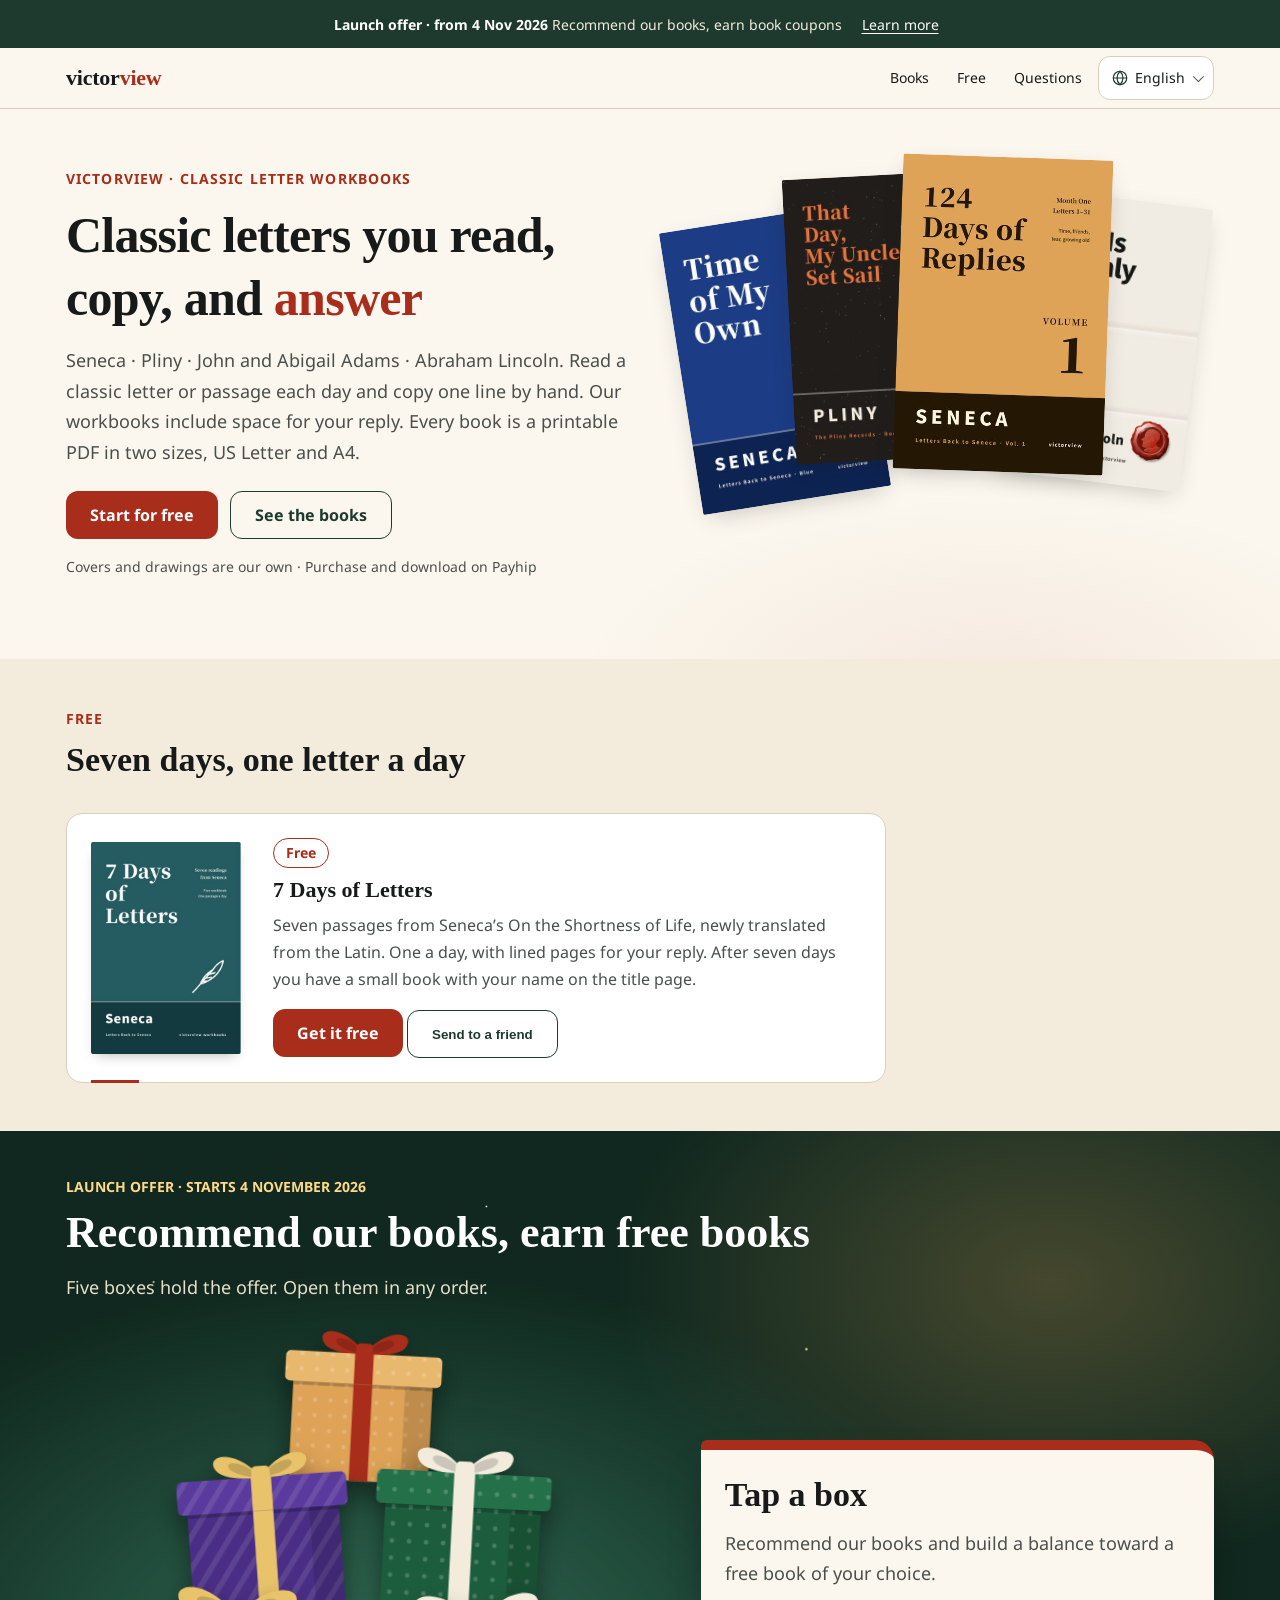
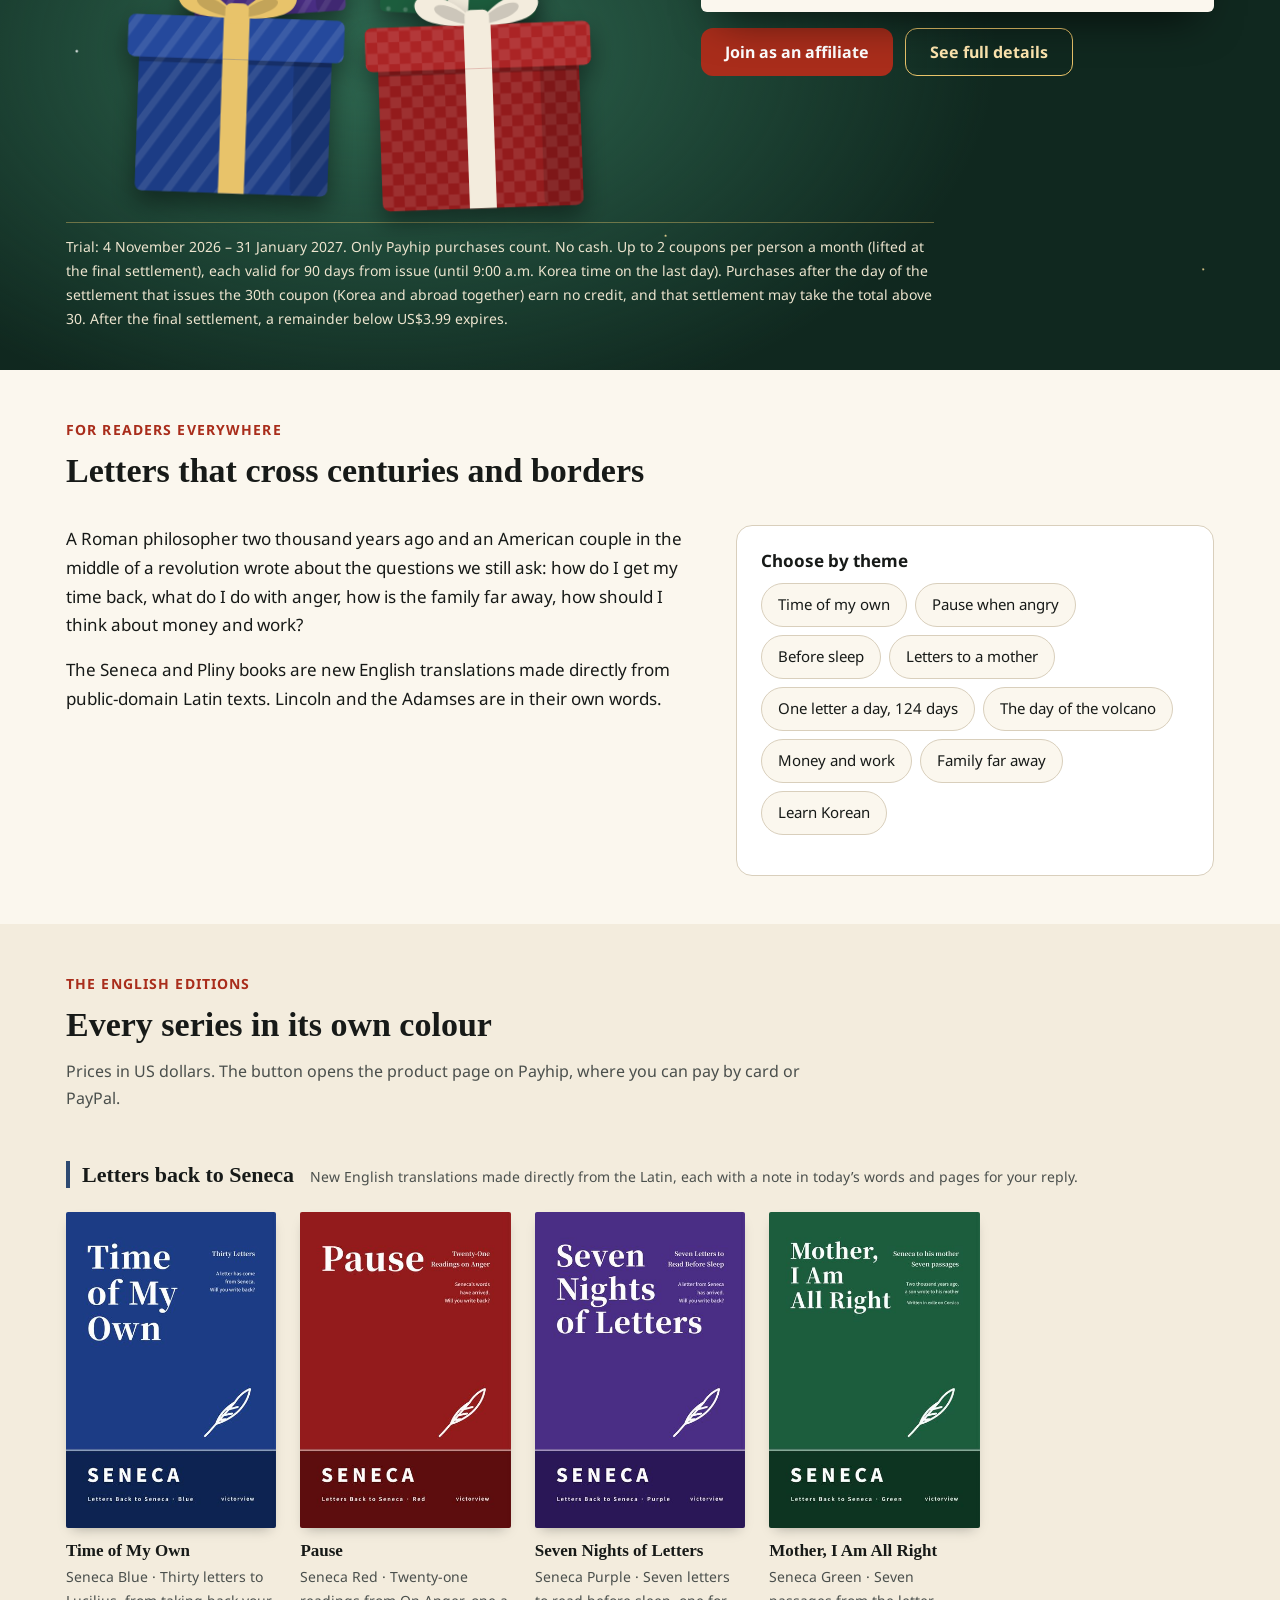
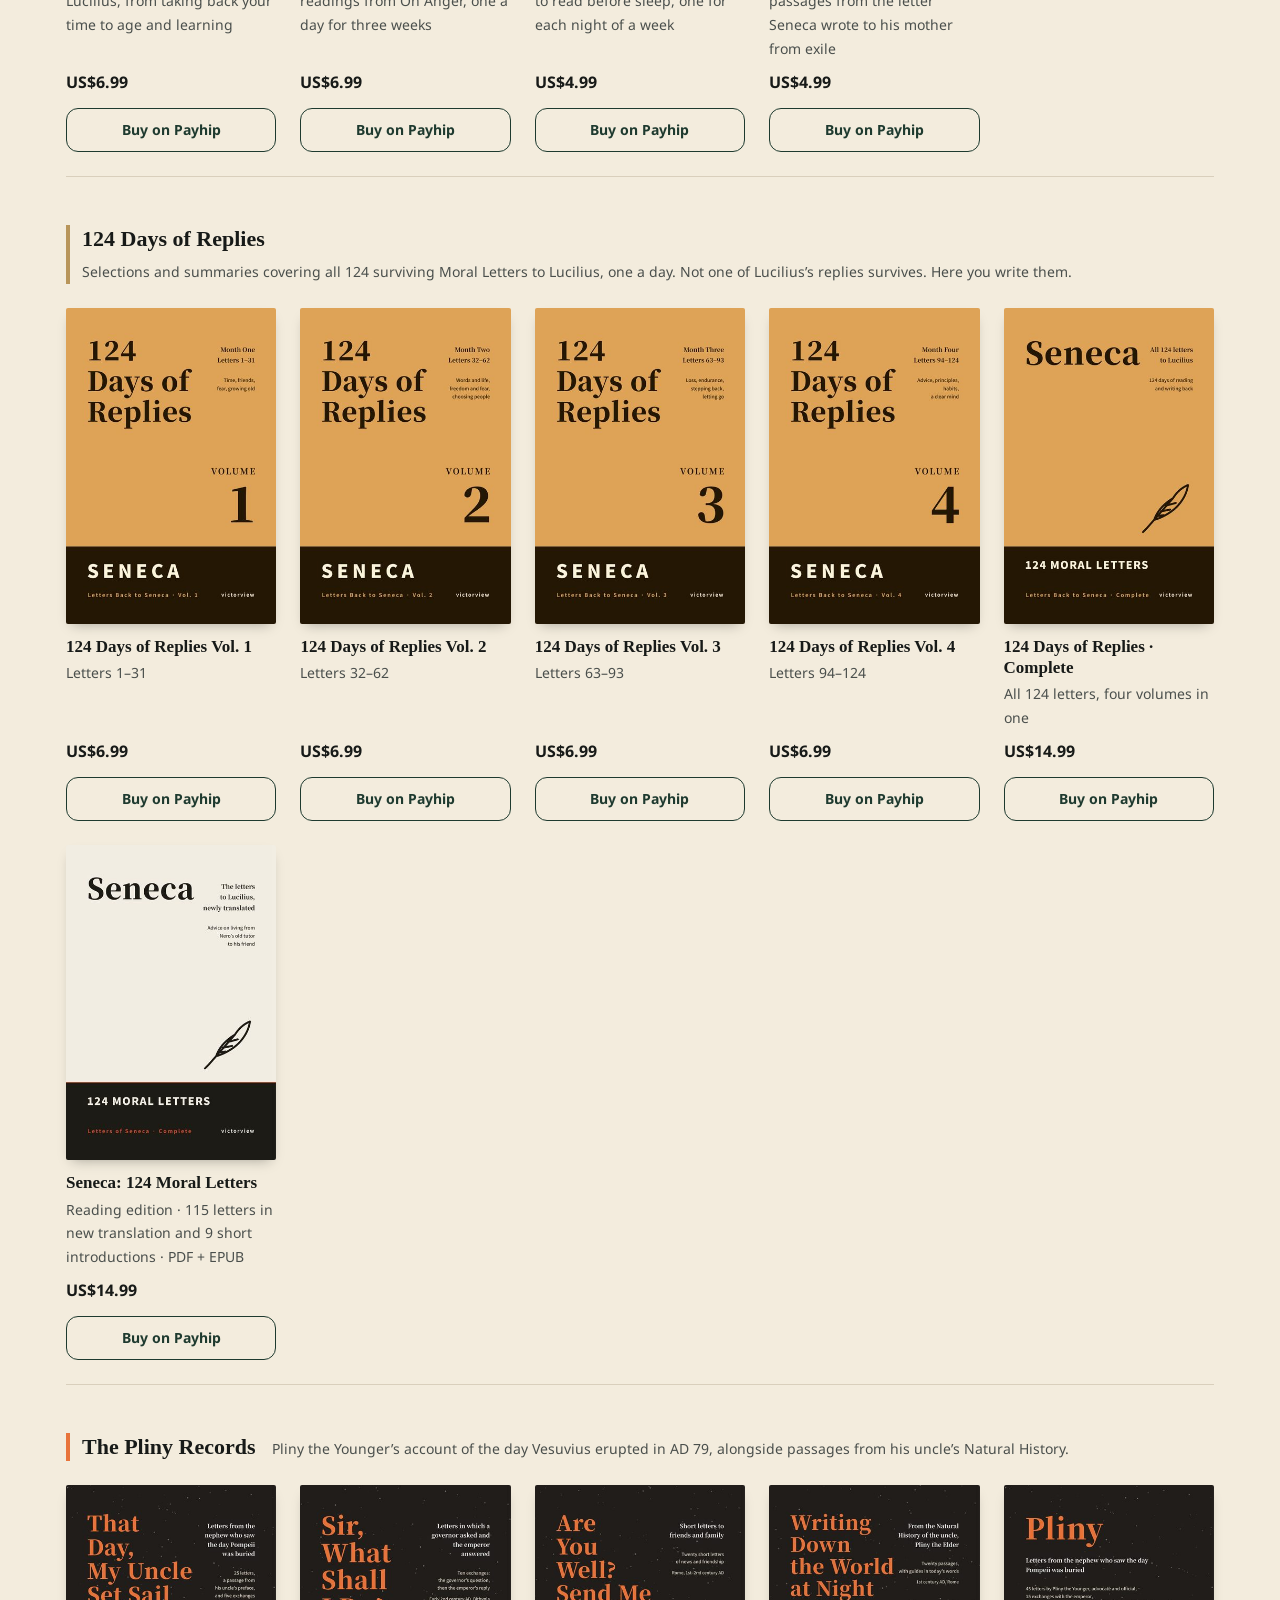
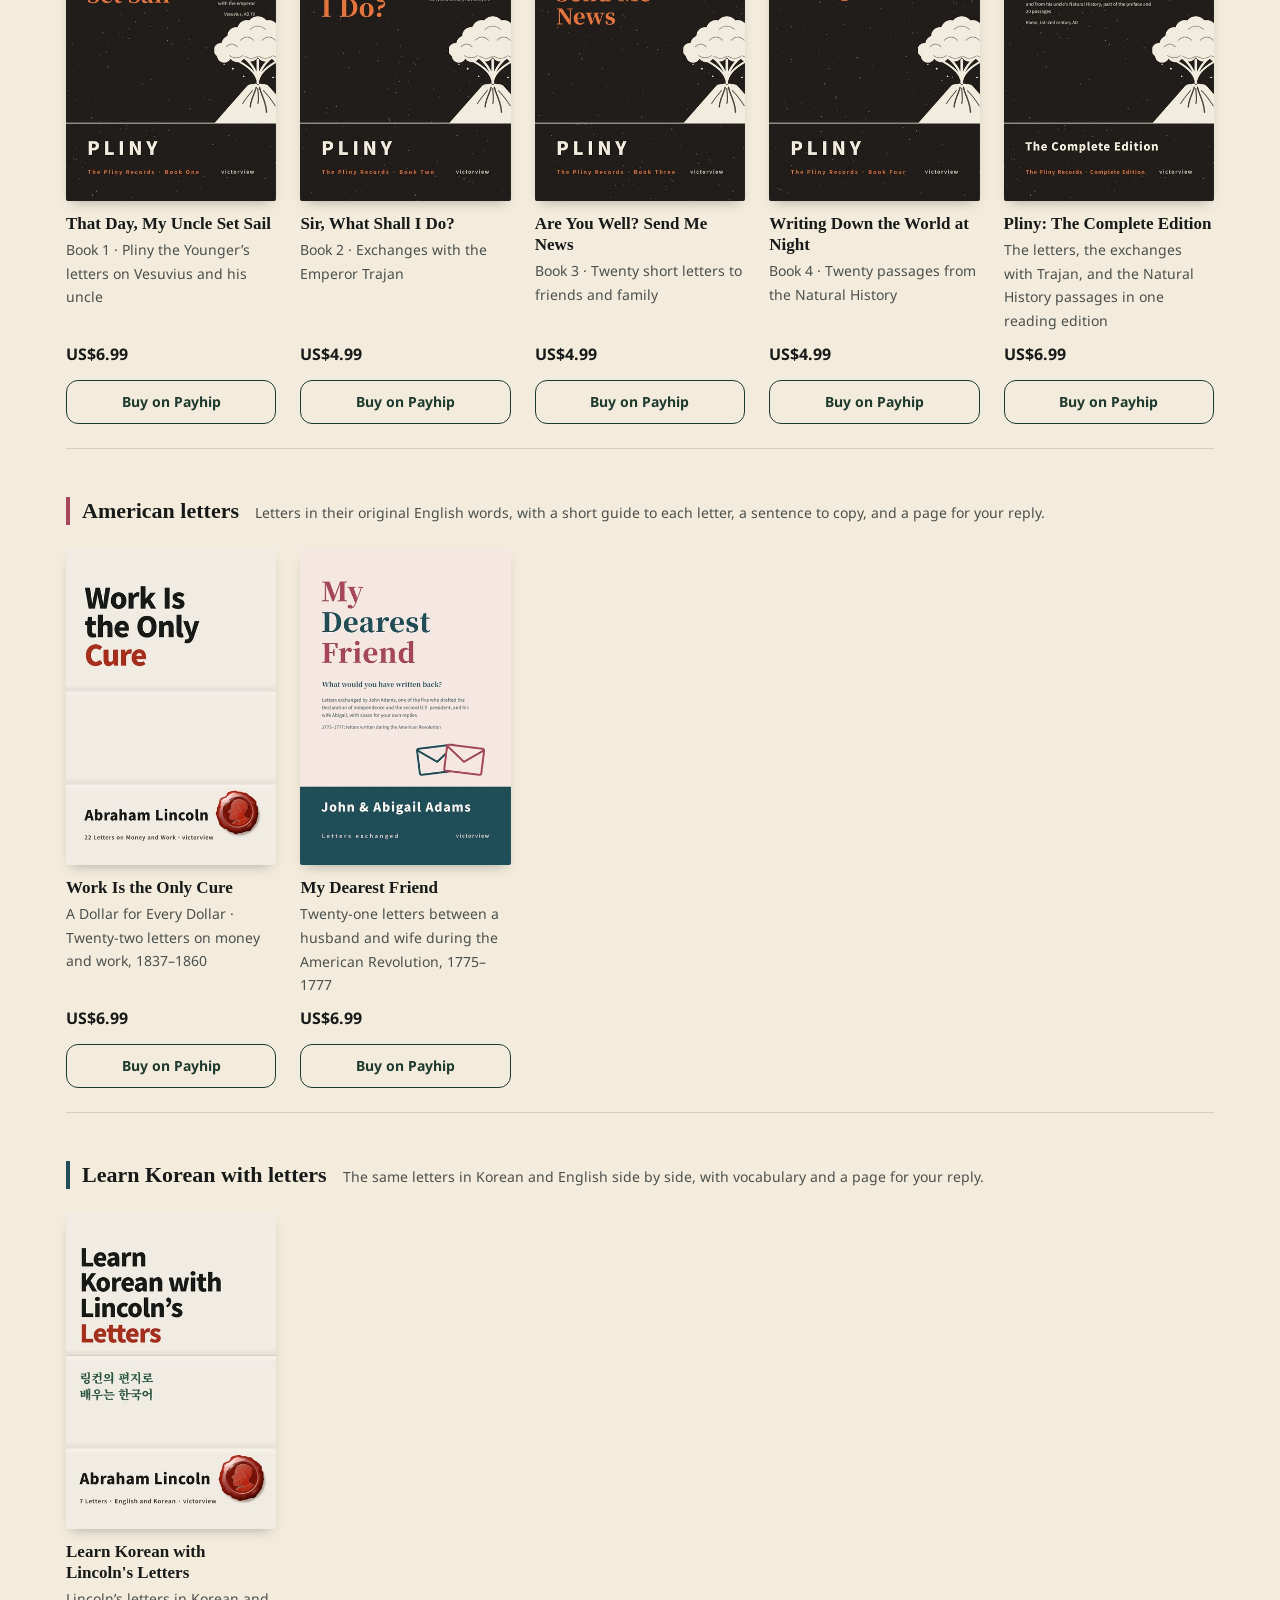
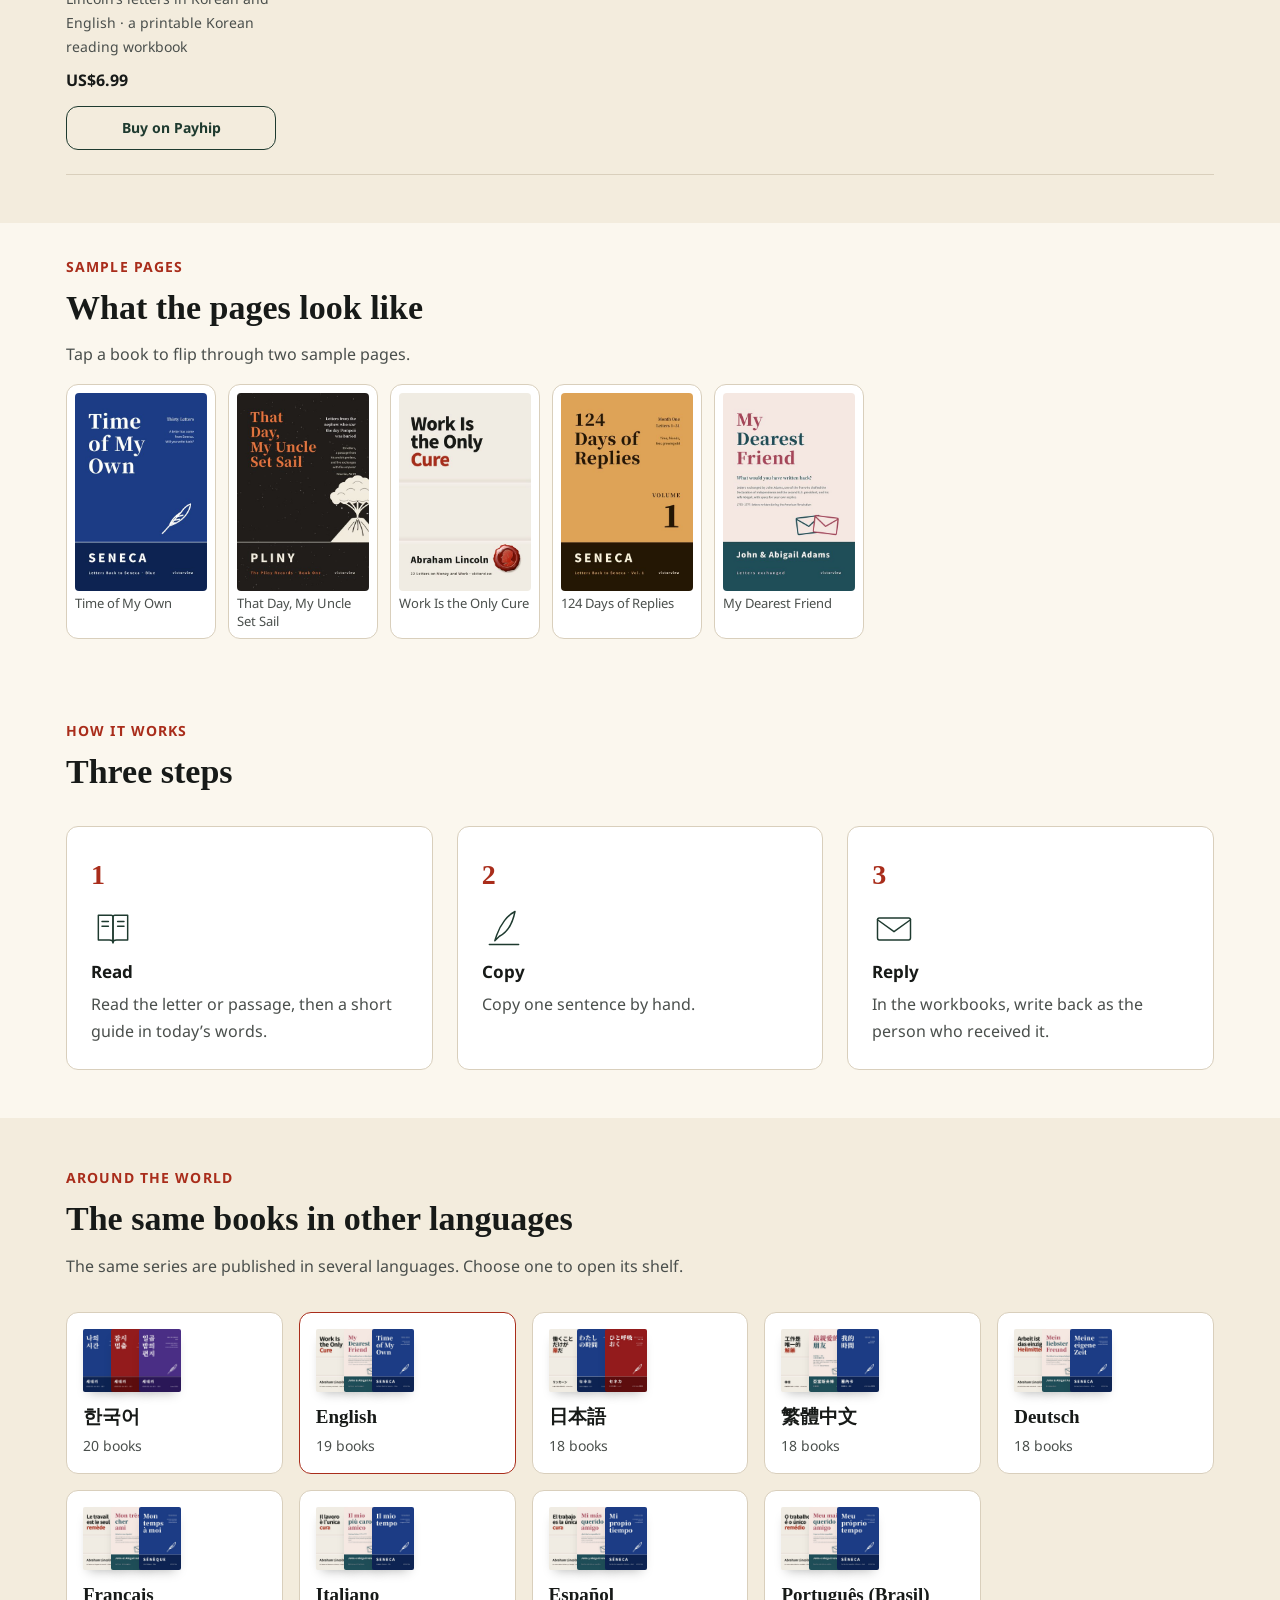
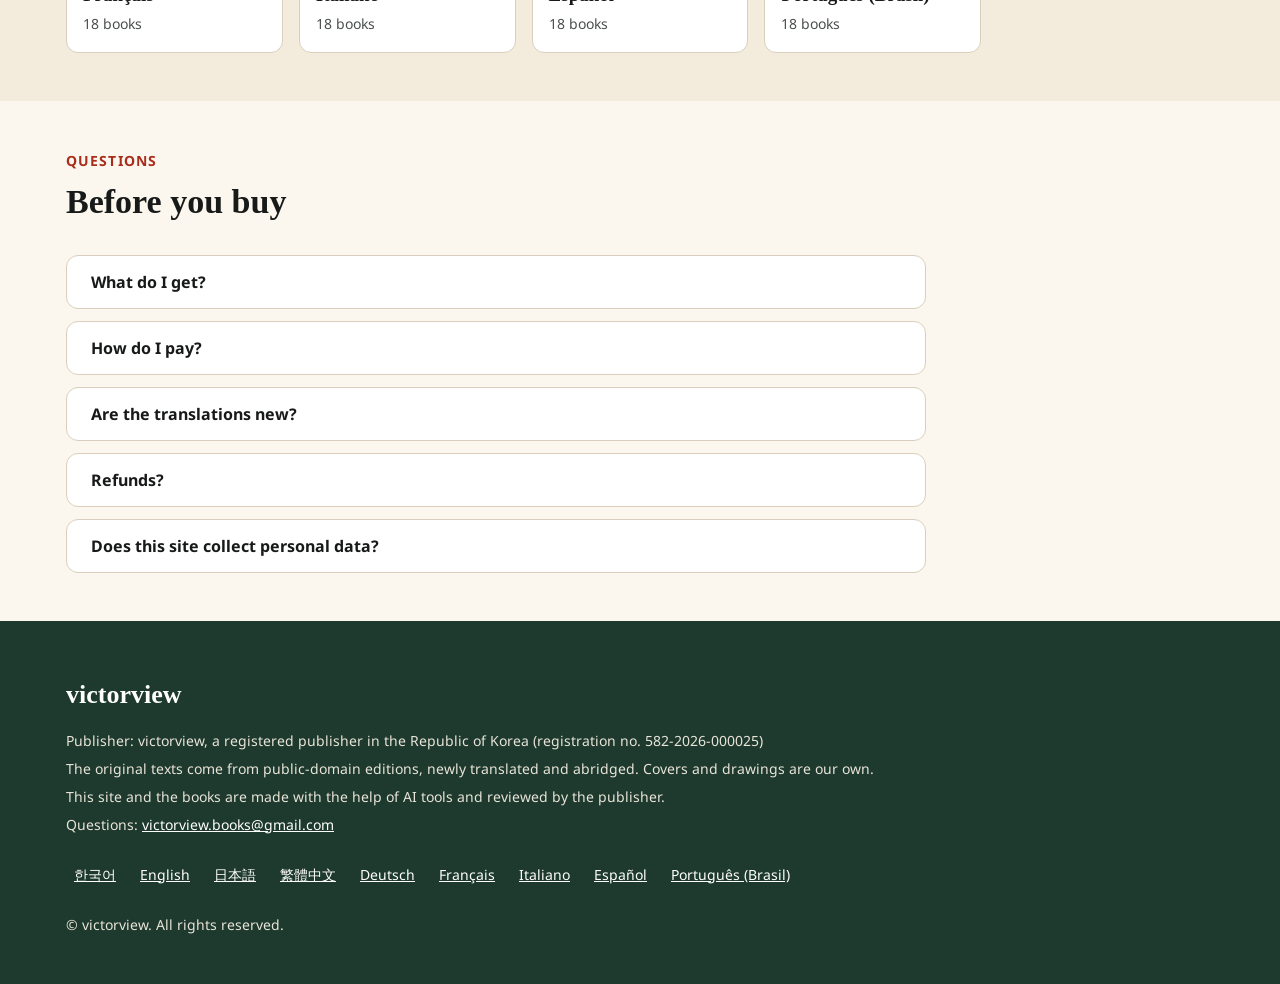
<file: english.html>
<!doctype html>
<html lang="en">
<head>
<meta charset="utf-8">
<meta name="viewport" content="width=device-width, initial-scale=1">
<link rel="icon" href="favicon.ico" sizes="any">
<link rel="icon" type="image/png" sizes="32x32" href="assets/icons/seal-32.png">
<link rel="apple-touch-icon" href="assets/icons/apple-touch-icon.png">
<title>victorview · Classic Letters in English</title>
<meta name="description" content="victorview publishes classic letters you read and answer: Seneca · Pliny · John and Abigail Adams · Abraham Lincoln. Printable PDF workbooks in US Letter and A4.">

<meta property="og:type" content="website">
<meta property="og:title" content="victorview · Classic Letters in English">
<meta property="og:description" content="victorview publishes classic letters you read and answer: Seneca · Pliny · John and Abigail Adams · Abraham Lincoln. Printable PDF workbooks in US Letter and A4.">
<meta property="og:image" content="https://victorview.netlify.app/covers/en/blue.jpg">
<meta property="og:url" content="https://victorview.netlify.app/english.html">
<link rel="canonical" href="https://victorview.netlify.app/english.html">
<link rel="alternate" hreflang="ko" href="https://victorview.netlify.app/">
<link rel="alternate" hreflang="en" href="https://victorview.netlify.app/english.html">
<link rel="alternate" hreflang="ja" href="https://victorview.netlify.app/ja/">
<link rel="alternate" hreflang="zh-TW" href="https://victorview.netlify.app/zh-tw/">
<link rel="alternate" hreflang="de" href="https://victorview.netlify.app/de/">
<link rel="alternate" hreflang="fr" href="https://victorview.netlify.app/fr/">
<link rel="alternate" hreflang="it" href="https://victorview.netlify.app/it/">
<link rel="alternate" hreflang="es" href="https://victorview.netlify.app/es/">
<link rel="alternate" hreflang="pt-BR" href="https://victorview.netlify.app/pt-br/">
<link rel="alternate" hreflang="x-default" href="https://victorview.netlify.app/english.html">
<link rel="preconnect" href="https://fonts.googleapis.com">
<link rel="preconnect" href="https://fonts.gstatic.com" crossorigin>
<link rel="stylesheet" href="https://fonts.googleapis.com/css2?family=Noto+Sans:wght@400;500;700&family=Noto+Serif:wght@500;700;900&display=swap">
<link rel="stylesheet" href="assets/global.css">
<link rel="stylesheet" href="assets/lang.css">
<link rel="stylesheet" href="assets/referral.css?v=20261103c">

</head>
<body class="no-js">
<a class="skip" href="#top">Skip to content</a>
<div class="ref-band" role="region" aria-label="Launch offer · from 4 Nov 2026"><div class="wrap"><span><b>Launch offer · from 4 Nov 2026</b> Recommend our books, earn book coupons</span><a href="#ref">Learn more</a></div></div>
<header class="site"><div class="wrap">
  <a class="logo" href="english.html">victor<i>view</i></a>
  <nav aria-label="menu"><a href="#books" class="hide-sm">Books</a><a href="#free" class="hide-sm">Free</a><a href="#faq" class="hide-sm">Questions</a><details class="lang-pick"><summary aria-label="Language: English"><svg viewBox="0 0 24 24" aria-hidden="true"><circle cx="12" cy="12" r="9"/><path d="M3 12 H21 M12 3 C9 6 8 9 8 12 C8 15 9 18 12 21 C15 18 16 15 16 12 C16 9 15 6 12 3 Z"/></svg><span>English</span></summary><ul><li><a href="./" hreflang="ko" lang="ko">한국어</a></li><li><a href="english.html" hreflang="en" lang="en" aria-current="true">English</a></li><li><a href="ja/" hreflang="ja" lang="ja">日本語</a></li><li><a href="zh-tw/" hreflang="zh-TW" lang="zh-TW">繁體中文</a></li><li><a href="de/" hreflang="de" lang="de">Deutsch</a></li><li><a href="fr/" hreflang="fr" lang="fr">Français</a></li><li><a href="it/" hreflang="it" lang="it">Italiano</a></li><li><a href="es/" hreflang="es" lang="es">Español</a></li><li><a href="pt-br/" hreflang="pt-BR" lang="pt-BR">Português (Brasil)</a></li></ul></details></nav>
</div></header>
<main id="top">
<section class="hero"><div class="wrap">
  <div class="reveal">
    <span class="kicker">VICTORVIEW · CLASSIC LETTER WORKBOOKS</span>
    <h1>Classic letters you read,<br>copy, and <em>answer</em></h1>
    <p class="lead">Seneca · Pliny · John and Abigail Adams · Abraham Lincoln. Read a classic letter or passage each day and copy one line by hand. Our workbooks include space for your reply. Every book is a printable PDF in two sizes, US Letter and A4.</p>
    <div class="acts"><a class="btn" href="#free">Start for free</a><a class="btn ghost" href="#books">See the books</a></div>
    <p class="note">Covers and drawings are our own · Purchase and download on Payhip</p>
  </div>
  <div class="stack" aria-hidden="true"><img src="covers/en/blue.jpg" alt="" width="400" height="600"><img src="covers/en/pliny1.jpg" alt="" width="400" height="600"><img src="covers/en/gold1.jpg" alt="" width="400" height="600" fetchpriority="high"><img src="covers/en/lincoln.jpg" alt="" width="400" height="600"></div>
</div></section>
<section class="sec alt" id="free"><div class="wrap">
  <div class="sec-head reveal"><span class="kicker">FREE</span><h2>Seven days, one letter a day</h2></div>
  <div class="freebox reveal"><img src="covers/en/free.jpg" alt="7 Days of Letters" width="400" height="600" loading="lazy"><div><span class="tag">Free</span><h3>7 Days of Letters</h3><p>Seven passages from Seneca’s On the Shortness of Life, newly translated from the Latin. One a day, with lined pages for your reply. After seven days you have a small book with your name on the title page.</p><a class="btn" href="https://payhip.com/b/7rwTV" target="_blank" rel="noopener">Get it free</a> <button class="btn ghost share-btn" type="button" data-url="https://victorview.netlify.app/english.html#free" data-title="7 Days of Letters" data-text="Seven short passages from Seneca and a page each day to write your reply. A free printable workbook." data-done="Link copied" data-copy="Copy this link">Send to a friend</button></div></div>
</div></section>
<section class="ref-event" id="ref">
<div class="gift-stage" id="gift-stage" data-open="Open box" data-count="%n of 5 boxes opened." data-done="All five boxes are open. The full details are open below."><div class="gift-fx" aria-hidden="true"></div><div class="wrap">
  <div class="gift-head"><p class="gift-kicker">LAUNCH OFFER · STARTS 4 NOVEMBER 2026</p><h2>Recommend our books, earn free books</h2><p class="gift-lead">Five boxes hold the offer. Open them in any order.</p></div>
  <div class="gift-grid"><div class="gift-pile" id="gift-pile" role="group"></div><div class="gift-panel"><div aria-live="polite">
<article class="gift-card" data-box="intro" style="--c:#A92D1B"><h3>Tap a box</h3><p>Recommend our books and build a balance toward a free book of your choice.</p></article>
<article class="gift-card" data-box="gold" style="--c:#B57B2E"><h3>A free book of your choice</h3><p>When your balance reaches a book’s Payhip price, we send you a coupon for that book.</p><p class="gift-small">Book coupons, never cash. We confirm purchases once a month.</p></article>
<article class="gift-card" data-box="purple" style="--c:#4A2E85"><h3>Your own link</h3><p>Join our affiliate program on Payhip and share your personal link.</p><p class="gift-small">Payhip credits the last affiliate link clicked in the 30 days before a purchase.</p></article>
<article class="gift-card" data-box="green" style="--c:#1C5D3D"><h3>30% to your balance</h3><p>30% of the amount paid after any discount is added to your referral balance.</p><p class="gift-small">Your own purchases and cancelled or refunded orders do not count.</p></article>
<article class="gift-card" data-box="blue" style="--c:#1C3C85"><h3>Say it is an affiliate link</h3><p>When you share, say at the start that purchases through your link earn you credit toward free-book coupons.</p><p class="gift-small">The exact wording is in the full details.</p></article>
<article class="gift-card" data-box="red" style="--c:#931B1C"><h3>Start on Payhip</h3><p>Press the button and sign up as an affiliate on Payhip.</p><p class="gift-small">We use your affiliate name and email only to run this program.</p></article>
</div>
  <p class="gift-count" hidden></p>
  <div class="gift-acts"><a class="btn gift-go" href="https://payhip.com/auth/register/af6adc4852bcb3a" target="_blank" rel="noopener">Join as an affiliate</a><a class="btn gift-ghost" href="#event-detail">See full details</a></div></div></div>
  <p class="gift-terms">Trial: 4 November 2026 – 31 January 2027. Only Payhip purchases count. No cash. Up to 2 coupons per person a month (lifted at the final settlement), each valid for 90 days from issue (until 9:00 a.m. Korea time on the last day). Purchases after the day of the settlement that issues the 30th coupon (Korea and abroad together) earn no credit, and that settlement may take the total above 30. After the final settlement, a remainder below US$3.99 expires.</p>
</div></div>
<div class="wrap gift-more"><details id="event-detail"><summary>See full details</summary><div class="gift-detail-in">
  <p>Join our affiliate program on Payhip. When someone buys through your link, 30% of the amount paid after any discount is added to your referral balance. When the balance reaches the price of one of our books on Payhip, we send you a coupon to get that book free.</p>
  <p class="ref-key">30% of the amount paid after discounts · book coupons, no cash · up to 2 a month (lifted at the trial’s final settlement) · 30 in total as a guide (may be exceeded)</p>
  <ul class="ref-fine"><li><b>How it counts</b> Payhip attributes a purchase to the last affiliate link clicked in the 30 days before the purchase. 30% of the amount paid after any discount is added to your balance. Your own purchases and cancelled or refunded orders do not count.</li><li><b>Settlement</b> We confirm each calendar month’s purchases early the next month, after deducting refunded orders. Coupons already issued are not taken back. Purchases are counted by calendar month in Korea time and confirmed on the first Friday of the next month; a refund after confirmation is deducted at the next settlement.</li><li><b>Limits</b> Up to 2 coupons per person per month. Purchases made before 4 November 2026 do not count. During the trial (4 November 2026 – 31 January 2027), 30 coupons in total across all participants is the guide, counting coupons issued through the Korean referral program and through Payhip affiliates together. In the settlement that issues the 30th coupon, everyone whose balance is at least a book’s price at that settlement receives coupons, within the 2-per-month limit, so the total may exceed 30. After that settlement, no further referral credit accrues, and we announce it. Purchases up to the end of the day of the settlement that issues the 30th coupon (Korea time) still count; purchases after that day do not accrue, and in no case do purchases after 31 January 2027 (Korea time) accrue. Counting purchases not yet confirmed, and balances already confirmed, are settled at the final settlement. At the final settlement of the trial (5 February 2027, covering purchases up to 31 January 2027), the 2-per-month limit is lifted: we issue every coupon your remaining balance allows, and only a remainder below the price of a book expires. If the 30th coupon is issued at the final settlement itself, the final-settlement rule applies, with no 2-per-month limit. A refund after the final settlement does not affect coupons already issued.</li><li><b>Balance</b> When we issue a coupon, the book’s price is deducted and the rest of your balance stays. Balances are not cash and cannot be transferred; they expire 6 months after your last confirmed credit. At the final settlement, only a remainder below the lowest book price (US$3.99) expires. Coupons are single-use and valid for 90 days from issue (until 9:00 a.m. Korea time on the last day).</li><li><b>Sharing and privacy</b> When you share your link, say at the start: “Affiliate link — purchases through this link earn me credit toward free-book coupons, subject to the program’s conditions and limits.” We use your affiliate name and email, and the order numbers and amounts in Payhip’s report, only to run this program. We delete these records 6 months after your last confirmed credit or the date your last coupon was used (or its expiry date if unused), whichever is later, or on the next processing day if you leave the program, except records we must keep by law. Changes are announced 30 days before they take effect. Balances accrued before an announcement are settled under the old conditions.</li></ul>
</div></details></div>
</section>
<section class="sec" id="bond"><div class="wrap">
  <div class="sec-head reveal"><span class="kicker">FOR READERS EVERYWHERE</span><h2>Letters that cross centuries and borders</h2></div>
  <div class="bond"><div class="txt reveal"><p>A Roman philosopher two thousand years ago and an American couple in the middle of a revolution wrote about the questions we still ask: how do I get my time back, what do I do with anger, how is the family far away, how should I think about money and work?</p><p>The Seneca and Pliny books are new English translations made directly from public-domain Latin texts. Lincoln and the Adamses are in their own words.</p></div><div class="themes-box reveal"><h3>Choose by theme</h3><ul class="themes"><li><a href="#b-blue">Time of my own</a></li><li><a href="#b-red">Pause when angry</a></li><li><a href="#b-purple">Before sleep</a></li><li><a href="#b-green">Letters to a mother</a></li><li><a href="#b-goldall">One letter a day, 124 days</a></li><li><a href="#b-pliny1">The day of the volcano</a></li><li><a href="#b-lincoln">Money and work</a></li><li><a href="#b-adams">Family far away</a></li><li><a href="#b-kolearn">Learn Korean</a></li></ul></div></div>
</div></section>
<section class="sec alt" id="books"><div class="wrap">
  <div class="sec-head reveal"><span class="kicker">THE ENGLISH EDITIONS</span><h2>Every series in its own colour</h2><p>Prices in US dollars. The button opens the product page on Payhip, where you can pay by card or PayPal.</p></div>
<div class="series" style="--band:#2E4A72"><div class="series-head reveal"><h3>Letters back to Seneca</h3><p>New English translations made directly from the Latin, each with a note in today’s words and pages for your reply.</p></div><div class="shelf"><article class="card reveal" id="b-blue"><div class="cv"><img src="covers/en/blue.jpg" alt="Time of My Own" width="400" height="600" loading="lazy" decoding="async"></div><h4>Time of My Own</h4><p class="sub">Seneca Blue · Thirty letters to Lucilius, from taking back your time to age and learning</p><p class="price">US$6.99</p><a class="btn sm" href="https://payhip.com/b/yNVut" target="_blank" rel="noopener">Buy on Payhip</a></article><article class="card reveal" id="b-red"><div class="cv"><img src="covers/en/red.jpg" alt="Pause" width="400" height="600" loading="lazy" decoding="async"></div><h4>Pause</h4><p class="sub">Seneca Red · Twenty-one readings from On Anger, one a day for three weeks</p><p class="price">US$6.99</p><a class="btn sm" href="https://payhip.com/b/KZx7P" target="_blank" rel="noopener">Buy on Payhip</a></article><article class="card reveal" id="b-purple"><div class="cv"><img src="covers/en/purple.jpg" alt="Seven Nights of Letters" width="400" height="600" loading="lazy" decoding="async"></div><h4>Seven Nights of Letters</h4><p class="sub">Seneca Purple · Seven letters to read before sleep, one for each night of a week</p><p class="price">US$4.99</p><a class="btn sm" href="https://payhip.com/b/TcFsJ" target="_blank" rel="noopener">Buy on Payhip</a></article><article class="card reveal" id="b-green"><div class="cv"><img src="covers/en/green.jpg" alt="Mother, I Am All Right" width="400" height="600" loading="lazy" decoding="async"></div><h4>Mother, I Am All Right</h4><p class="sub">Seneca Green · Seven passages from the letter Seneca wrote to his mother from exile</p><p class="price">US$4.99</p><a class="btn sm" href="https://payhip.com/b/eJT2Y" target="_blank" rel="noopener">Buy on Payhip</a></article></div></div>
<div class="series" style="--band:#B8955A"><div class="series-head reveal"><h3>124 Days of Replies</h3><p>Selections and summaries covering all 124 surviving Moral Letters to Lucilius, one a day. Not one of Lucilius’s replies survives. Here you write them.</p></div><div class="shelf"><article class="card reveal" id="b-gold1"><div class="cv"><img src="covers/en/gold1.jpg" alt="124 Days of Replies Vol. 1" width="400" height="600" loading="lazy" decoding="async"></div><h4>124 Days of Replies Vol. 1</h4><p class="sub">Letters 1–31</p><p class="price">US$6.99</p><a class="btn sm" href="https://payhip.com/b/A980Q" target="_blank" rel="noopener">Buy on Payhip</a></article><article class="card reveal" id="b-gold2"><div class="cv"><img src="covers/en/gold2.jpg" alt="124 Days of Replies Vol. 2" width="400" height="600" loading="lazy" decoding="async"></div><h4>124 Days of Replies Vol. 2</h4><p class="sub">Letters 32–62</p><p class="price">US$6.99</p><a class="btn sm" href="https://payhip.com/b/fvcdr" target="_blank" rel="noopener">Buy on Payhip</a></article><article class="card reveal" id="b-gold3"><div class="cv"><img src="covers/en/gold3.jpg" alt="124 Days of Replies Vol. 3" width="400" height="600" loading="lazy" decoding="async"></div><h4>124 Days of Replies Vol. 3</h4><p class="sub">Letters 63–93</p><p class="price">US$6.99</p><a class="btn sm" href="https://payhip.com/b/a5Wvq" target="_blank" rel="noopener">Buy on Payhip</a></article><article class="card reveal" id="b-gold4"><div class="cv"><img src="covers/en/gold4.jpg" alt="124 Days of Replies Vol. 4" width="400" height="600" loading="lazy" decoding="async"></div><h4>124 Days of Replies Vol. 4</h4><p class="sub">Letters 94–124</p><p class="price">US$6.99</p><a class="btn sm" href="https://payhip.com/b/z0y7b" target="_blank" rel="noopener">Buy on Payhip</a></article><article class="card reveal" id="b-goldall"><div class="cv"><img src="covers/en/gold-all.jpg" alt="124 Days of Replies · Complete" width="400" height="600" loading="lazy" decoding="async"></div><h4>124 Days of Replies · Complete</h4><p class="sub">All 124 letters, four volumes in one</p><p class="price">US$14.99</p><a class="btn sm" href="https://payhip.com/b/5ilqH" target="_blank" rel="noopener">Buy on Payhip</a></article><article class="card reveal" id="b-seneca124"><div class="cv"><img src="covers/en/seneca-124.jpg" alt="Seneca: 124 Moral Letters" width="400" height="600" loading="lazy" decoding="async"></div><h4>Seneca: 124 Moral Letters</h4><p class="sub">Reading edition · 115 letters in new translation and 9 short introductions · PDF + EPUB</p><p class="price">US$14.99</p><a class="btn sm" href="https://payhip.com/b/gZmXh" target="_blank" rel="noopener">Buy on Payhip</a></article></div></div>
<div class="series" style="--band:#E8743B"><div class="series-head reveal"><h3>The Pliny Records</h3><p>Pliny the Younger’s account of the day Vesuvius erupted in AD 79, alongside passages from his uncle’s Natural History.</p></div><div class="shelf"><article class="card reveal" id="b-pliny1"><div class="cv"><img src="covers/en/pliny1.jpg" alt="That Day, My Uncle Set Sail" width="400" height="600" loading="lazy" decoding="async"></div><h4>That Day, My Uncle Set Sail</h4><p class="sub">Book 1 · Pliny the Younger’s letters on Vesuvius and his uncle</p><p class="price">US$6.99</p><a class="btn sm" href="https://payhip.com/b/D0geV" target="_blank" rel="noopener">Buy on Payhip</a></article><article class="card reveal" id="b-pliny2"><div class="cv"><img src="covers/en/pliny2.jpg" alt="Sir, What Shall I Do?" width="400" height="600" loading="lazy" decoding="async"></div><h4>Sir, What Shall I Do?</h4><p class="sub">Book 2 · Exchanges with the Emperor Trajan</p><p class="price">US$4.99</p><a class="btn sm" href="https://payhip.com/b/Nj4wJ" target="_blank" rel="noopener">Buy on Payhip</a></article><article class="card reveal" id="b-pliny3"><div class="cv"><img src="covers/en/pliny3.jpg" alt="Are You Well? Send Me News" width="400" height="600" loading="lazy" decoding="async"></div><h4>Are You Well? Send Me News</h4><p class="sub">Book 3 · Twenty short letters to friends and family</p><p class="price">US$4.99</p><a class="btn sm" href="https://payhip.com/b/YxBl7" target="_blank" rel="noopener">Buy on Payhip</a></article><article class="card reveal" id="b-pliny4"><div class="cv"><img src="covers/en/pliny4.jpg" alt="Writing Down the World at Night" width="400" height="600" loading="lazy" decoding="async"></div><h4>Writing Down the World at Night</h4><p class="sub">Book 4 · Twenty passages from the Natural History</p><p class="price">US$4.99</p><a class="btn sm" href="https://payhip.com/b/Q2zua" target="_blank" rel="noopener">Buy on Payhip</a></article><article class="card reveal" id="b-plinyall"><div class="cv"><img src="covers/en/pliny-all.jpg" alt="Pliny: The Complete Edition" width="400" height="600" loading="lazy" decoding="async"></div><h4>Pliny: The Complete Edition</h4><p class="sub">The letters, the exchanges with Trajan, and the Natural History passages in one reading edition</p><p class="price">US$6.99</p><a class="btn sm" href="https://payhip.com/b/vUYkm" target="_blank" rel="noopener">Buy on Payhip</a></article></div></div>
<div class="series" style="--band:#A8475A"><div class="series-head reveal"><h3>American letters</h3><p>Letters in their original English words, with a short guide to each letter, a sentence to copy, and a page for your reply.</p></div><div class="shelf"><article class="card reveal" id="b-lincoln"><div class="cv"><img src="covers/en/lincoln.jpg" alt="Work Is the Only Cure" width="400" height="600" loading="lazy" decoding="async"></div><h4>Work Is the Only Cure</h4><p class="sub">A Dollar for Every Dollar · Twenty-two letters on money and work, 1837–1860</p><p class="price">US$6.99</p><a class="btn sm" href="https://payhip.com/b/9GCBL" target="_blank" rel="noopener">Buy on Payhip</a></article><article class="card reveal" id="b-adams"><div class="cv"><img src="covers/en/adams.jpg" alt="My Dearest Friend" width="400" height="600" loading="lazy" decoding="async"></div><h4>My Dearest Friend</h4><p class="sub">Twenty-one letters between a husband and wife during the American Revolution, 1775–1777</p><p class="price">US$6.99</p><a class="btn sm" href="https://payhip.com/b/6DAXI" target="_blank" rel="noopener">Buy on Payhip</a></article></div></div>
<div class="series" style="--band:#1F4E5A"><div class="series-head reveal"><h3>Learn Korean with letters</h3><p>The same letters in Korean and English side by side, with vocabulary and a page for your reply.</p></div><div class="shelf"><article class="card reveal" id="b-kolearn"><div class="cv"><img src="covers/en/learn-korean.jpg" alt="Learn Korean with Lincoln&#x27;s Letters" width="400" height="600" loading="lazy" decoding="async"></div><h4>Learn Korean with Lincoln&#x27;s Letters</h4><p class="sub">Lincoln’s letters in Korean and English · a printable Korean reading workbook</p><p class="price">US$6.99</p><a class="btn sm" href="https://payhip.com/b/Lox3E" target="_blank" rel="noopener">Buy on Payhip</a></article></div></div>
</div></section>
<section class="sec" id="peek"><div class="wrap"><div class="sec-head reveal"><span class="kicker">SAMPLE PAGES</span><h2>What the pages look like</h2><p>Tap a book to flip through two sample pages.</p></div><div class="peek n5"><figure tabindex="0" role="button" data-pages="covers/preview/en-blue-1.jpg|covers/preview/en-blue-2.jpg" aria-label="Time of My Own · See sample pages"><img src="covers/en/blue.jpg" alt="Time of My Own" width="400" height="600" loading="lazy" decoding="async"><figcaption>Time of My Own</figcaption></figure><figure tabindex="0" role="button" data-pages="covers/preview/en-pliny1-1.jpg|covers/preview/en-pliny1-2.jpg" aria-label="That Day, My Uncle Set Sail · See sample pages"><img src="covers/en/pliny1.jpg" alt="That Day, My Uncle Set Sail" width="400" height="600" loading="lazy" decoding="async"><figcaption>That Day, My Uncle Set Sail</figcaption></figure><figure tabindex="0" role="button" data-pages="covers/preview/en-lincoln-1.jpg|covers/preview/en-lincoln-2.jpg" aria-label="Work Is the Only Cure · See sample pages"><img src="covers/en/lincoln.jpg" alt="Work Is the Only Cure" width="400" height="600" loading="lazy" decoding="async"><figcaption>Work Is the Only Cure</figcaption></figure><figure tabindex="0" role="button" data-pages="covers/preview/en-gold1-1.jpg|covers/preview/en-gold1-2.jpg" aria-label="124 Days of Replies · See sample pages"><img src="covers/en/gold1.jpg" alt="124 Days of Replies" width="400" height="600" loading="lazy" decoding="async"><figcaption>124 Days of Replies</figcaption></figure><figure tabindex="0" role="button" data-pages="covers/preview/en-adams-1.jpg|covers/preview/en-adams-2.jpg" aria-label="My Dearest Friend · See sample pages"><img src="covers/en/adams.jpg" alt="My Dearest Friend" width="400" height="600" loading="lazy" decoding="async"><figcaption>My Dearest Friend</figcaption></figure></div></div></section>
<section class="sec" id="how"><div class="wrap"><div class="sec-head reveal"><span class="kicker">HOW IT WORKS</span><h2>Three steps</h2></div><ol class="steps"><li class="reveal"><svg viewBox="0 0 48 48" aria-hidden="true"><path d="M8 10 H22 C24 10 24 12 24 12 V40 C24 38 22 37 20 37 H8 Z"/><path d="M40 10 H26 C24 10 24 12 24 12 V40 C24 38 26 37 28 37 H40 Z"/><path d="M12 17 H19 M12 22 H19 M29 17 H36 M29 22 H36"/></svg><b>Read</b><span>Read the letter or passage, then a short guide in today’s words.</span></li><li class="reveal"><svg viewBox="0 0 48 48" aria-hidden="true"><path d="M36 6 C28 10 20 20 16 32 L14 38 L19 33 C27 29 33 21 36 6 Z"/><path d="M8 42 H40"/></svg><b>Copy</b><span>Copy one sentence by hand.</span></li><li class="reveal"><svg viewBox="0 0 48 48" aria-hidden="true"><rect x="6" y="13" width="36" height="24" rx="2"/><path d="M6 15 L24 28 L42 15"/></svg><b>Reply</b><span>In the workbooks, write back as the person who received it.</span></li></ol></div></section>
<section class="sec alt" id="world"><div class="wrap"><div class="sec-head reveal"><span class="kicker">AROUND THE WORLD</span><h2>The same books in other languages</h2><p>The same series are published in several languages. Choose one to open its shelf.</p></div><ul class="world"><li><a href="./" hreflang="ko"><span class="thumbs"><img src="covers/ko/01.jpg" alt="" width="42" height="63" loading="lazy" decoding="async"><img src="covers/ko/02.jpg" alt="" width="42" height="63" loading="lazy" decoding="async"><img src="covers/ko/03.jpg" alt="" width="42" height="63" loading="lazy" decoding="async"></span><b lang="ko">한국어</b><span>20 books</span></a></li><li><a href="english.html" hreflang="en" aria-current="page"><span class="thumbs"><img src="covers/en/lincoln.jpg" alt="" width="42" height="63" loading="lazy" decoding="async"><img src="covers/en/adams.jpg" alt="" width="42" height="63" loading="lazy" decoding="async"><img src="covers/en/blue.jpg" alt="" width="42" height="63" loading="lazy" decoding="async"></span><b lang="en">English</b><span>19 books</span></a></li><li><a href="ja/" hreflang="ja"><span class="thumbs"><img src="covers/ja/lincoln.jpg" alt="" width="42" height="63" loading="lazy" decoding="async"><img src="covers/ja/blue.jpg" alt="" width="42" height="63" loading="lazy" decoding="async"><img src="covers/ja/red.jpg" alt="" width="42" height="63" loading="lazy" decoding="async"></span><b lang="ja">日本語</b><span>18 books</span></a></li><li><a href="zh-tw/" hreflang="zh-TW"><span class="thumbs"><img src="covers/zh/lincoln.jpg" alt="" width="42" height="63" loading="lazy" decoding="async"><img src="covers/zh/adams.jpg" alt="" width="42" height="63" loading="lazy" decoding="async"><img src="covers/zh/blue.jpg" alt="" width="42" height="63" loading="lazy" decoding="async"></span><b lang="zh-TW">繁體中文</b><span>18 books</span></a></li><li><a href="de/" hreflang="de"><span class="thumbs"><img src="covers/de/lincoln.jpg" alt="" width="42" height="63" loading="lazy" decoding="async"><img src="covers/de/adams.jpg" alt="" width="42" height="63" loading="lazy" decoding="async"><img src="covers/de/blue.jpg" alt="" width="42" height="63" loading="lazy" decoding="async"></span><b lang="de">Deutsch</b><span>18 books</span></a></li><li><a href="fr/" hreflang="fr"><span class="thumbs"><img src="covers/fr/lincoln.jpg" alt="" width="42" height="63" loading="lazy" decoding="async"><img src="covers/fr/adams.jpg" alt="" width="42" height="63" loading="lazy" decoding="async"><img src="covers/fr/blue.jpg" alt="" width="42" height="63" loading="lazy" decoding="async"></span><b lang="fr">Français</b><span>18 books</span></a></li><li><a href="it/" hreflang="it"><span class="thumbs"><img src="covers/it/lincoln.jpg" alt="" width="42" height="63" loading="lazy" decoding="async"><img src="covers/it/adams.jpg" alt="" width="42" height="63" loading="lazy" decoding="async"><img src="covers/it/blue.jpg" alt="" width="42" height="63" loading="lazy" decoding="async"></span><b lang="it">Italiano</b><span>18 books</span></a></li><li><a href="es/" hreflang="es"><span class="thumbs"><img src="covers/es/lincoln.jpg" alt="" width="42" height="63" loading="lazy" decoding="async"><img src="covers/es/adams.jpg" alt="" width="42" height="63" loading="lazy" decoding="async"><img src="covers/es/blue.jpg" alt="" width="42" height="63" loading="lazy" decoding="async"></span><b lang="es">Español</b><span>18 books</span></a></li><li><a href="pt-br/" hreflang="pt-BR"><span class="thumbs"><img src="covers/pt/lincoln.jpg" alt="" width="42" height="63" loading="lazy" decoding="async"><img src="covers/pt/adams.jpg" alt="" width="42" height="63" loading="lazy" decoding="async"><img src="covers/pt/blue.jpg" alt="" width="42" height="63" loading="lazy" decoding="async"></span><b lang="pt-BR">Português (Brasil)</b><span>18 books</span></a></li></ul></div></section>
<section class="sec faq" id="faq"><div class="wrap"><div class="sec-head reveal"><span class="kicker">QUESTIONS</span><h2>Before you buy</h2></div><details><summary>What do I get?</summary><p>Printable PDF files after purchase, in US Letter and A4. Print at home, or write in them on a tablet. Some books also include a reading edition or an EPUB; see each product page.</p></details><details><summary>How do I pay?</summary><p>Payment and download are handled by Payhip. You can pay by card or PayPal. Prices are in US dollars.</p></details><details><summary>Are the translations new?</summary><p>Yes. The English translations of Seneca and Pliny are new, made directly from public-domain Latin texts. Lincoln and the Adamses are in their own words.</p></details><details><summary>Refunds?</summary><p>After download, withdrawal (a refund) for a simple change of mind may be limited. Please check the book preview and the product page before you buy. If a file will not open, or the book you received differs from its description, we will refund you (contact: <a href="mailto:victorview.books@gmail.com">victorview.books@gmail.com</a>). Your statutory consumer rights remain fully protected.</p></details><details><summary>Does this site collect personal data?</summary><p>There is no sign-up, payment or form on this site, and no analytics or advertising cookies. The site is served by Netlify and the fonts come from Google Fonts.</p></details></div></section>
</main>
<footer><div class="wrap">
  <p class="flogo">victorview</p>
  <p>Publisher: victorview, a registered publisher in the Republic of Korea (registration no. 582-2026-000025)</p><p>The original texts come from public-domain editions, newly translated and abridged. Covers and drawings are our own.</p><p>This site and the books are made with the help of AI tools and reviewed by the publisher.</p>
  <p>Questions: <a href="mailto:victorview.books@gmail.com">victorview.books@gmail.com</a></p>
  <ul class="langs"><li><a href="./" hreflang="ko" lang="ko">한국어</a></li><li><a href="english.html" hreflang="en" lang="en">English</a></li><li><a href="ja/" hreflang="ja" lang="ja">日本語</a></li><li><a href="zh-tw/" hreflang="zh-TW" lang="zh-TW">繁體中文</a></li><li><a href="de/" hreflang="de" lang="de">Deutsch</a></li><li><a href="fr/" hreflang="fr" lang="fr">Français</a></li><li><a href="it/" hreflang="it" lang="it">Italiano</a></li><li><a href="es/" hreflang="es" lang="es">Español</a></li><li><a href="pt-br/" hreflang="pt-BR" lang="pt-BR">Português (Brasil)</a></li></ul>
  <p>© victorview. All rights reserved.</p>
</div></footer>
<script src="assets/lang.js" defer></script>
<script src="assets/share.js" defer></script>
<script src="assets/jump.js" defer></script>
<script src="assets/zoom.js" defer></script>
<script src="assets/celebrate.js" defer></script>
<script src="assets/gift.js?v=20261103c" defer></script>
<script>
(function () {
  document.body.classList.remove('no-js');
  var els = [].slice.call(document.querySelectorAll('.reveal'));
  if (!('IntersectionObserver' in window) || window.matchMedia('(prefers-reduced-motion: reduce)').matches) { els.forEach(function (el) { el.classList.add('in'); }); return; }
  var io = new IntersectionObserver(function (es) { es.forEach(function (e) { if (e.isIntersecting) { e.target.classList.add('in'); io.unobserve(e.target); } }); }, { rootMargin: '0px 0px -8% 0px' });
  els.forEach(function (el) { io.observe(el); });
})();
</script>
</body>
</html>
</file>
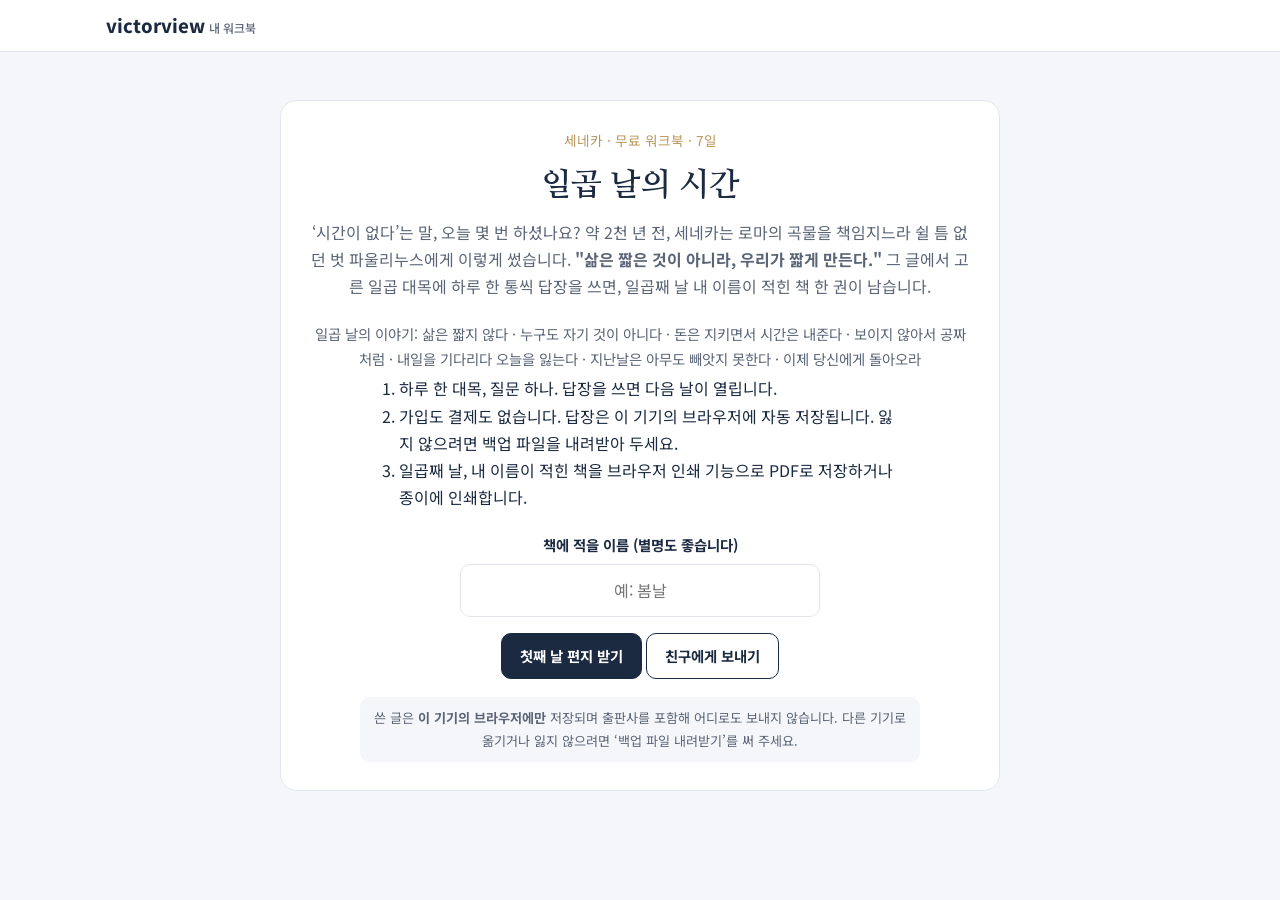
<file: free-seven-days.html>
<!doctype html>
<html lang="ko">
<head>
<meta charset="utf-8">
<meta name="viewport" content="width=device-width, initial-scale=1">
<title>무료 워크북 · 일곱 날의 시간 | victorview</title>
<link rel="icon" href="favicon.ico" sizes="any">
<link rel="icon" type="image/png" sizes="32x32" href="assets/icons/seal-32.png">
<link rel="apple-touch-icon" href="assets/icons/apple-touch-icon.png">
<meta name="description" content="시간이 없다는 말, 오늘 몇 번 하셨나요? 세네카가 쉴 틈 없던 벗에게 쓴 글에서 고른 일곱 대목에 하루 한 통 답장을 쓰면, 일곱째 날 내 이름이 적힌 책 한 권이 남습니다. 가입도 결제도 없는 무료 워크북.">
<link rel="preconnect" href="https://fonts.googleapis.com">
<link rel="preconnect" href="https://fonts.gstatic.com" crossorigin>
<link rel="stylesheet" href="https://fonts.googleapis.com/css2?family=Noto+Sans+KR:wght@400;500;700;800&family=Nanum+Myeongjo:wght@400;700;800&display=swap">
<style>
:root {
  --bg: #ffffff; --soft: #f4f6f9; --ink: #1b2a41; --sub: #5b6577; --line: #e2e6ec;
  --primary: #1b2a41; --accent: #d7263d; --ivory: #faf6ee; --gold: #b8955a; --sky: #e9f1f8;
  --font: "Noto Sans KR", "Malgun Gothic", "Apple SD Gothic Neo", sans-serif;
  --font-book: "Nanum Myeongjo", "Batang", serif;
  color-scheme: light;
}
* { box-sizing: border-box; }
html, body { margin: 0; background: var(--soft); color: var(--ink); font-family: var(--font); line-height: 1.7; }
a { color: inherit; }
.top { position: sticky; top: 0; z-index: 10; background: #fff; border-bottom: 1px solid var(--line); }
.top .in { max-width: 1100px; margin: auto; padding: 10px 16px; display: flex; align-items: center; gap: 14px; }
.logo { font-weight: 800; font-size: 1.15rem; text-decoration: none; }
.logo small { font-weight: 500; color: var(--sub); font-size: .75rem; margin-left: 4px; }
.prog { flex: 1; display: flex; align-items: center; gap: 10px; font-size: .82rem; color: var(--sub); min-width: 0; }
.prog[hidden], [hidden] { display: none !important; }
.bar { flex: 1; height: 8px; background: var(--line); border-radius: 4px; overflow: hidden; max-width: 320px; }
.bar i { display: block; height: 100%; width: 0; background: var(--accent); transition: width .3s; }
.btn { display: inline-flex; align-items: center; justify-content: center; gap: 6px; border: 1px solid var(--primary); background: var(--primary); color: #fff; font: inherit; font-size: .9rem; font-weight: 700; padding: 10px 18px; border-radius: 10px; cursor: pointer; text-decoration: none; }
.btn.ghost { background: #fff; color: var(--primary); }
.btn.sm { padding: 6px 12px; font-size: .82rem; }
.btn:disabled { opacity: .45; cursor: not-allowed; }
.btn:focus-visible, button:focus-visible, textarea:focus-visible, input:focus-visible { outline: 3px solid #e0a100; outline-offset: 2px; }
main { max-width: 1100px; margin: auto; padding: 24px 16px 80px; }
.card { background: #fff; border: 1px solid var(--line); border-radius: 16px; padding: 28px; }
.hello { max-width: 720px; margin: 24px auto; text-align: center; }
.hello h1 { font-family: var(--font-book); font-size: 2rem; margin: 0 0 6px; }
.hello .lead { color: var(--sub); margin: 0 0 22px; }
.hello ol { text-align: left; max-width: 520px; margin: 0 auto 22px; padding-left: 1.2em; color: var(--ink); }
.hello label { display: block; font-weight: 700; font-size: .9rem; margin-bottom: 6px; }
.hello input { width: 100%; max-width: 360px; border: 1px solid var(--line); border-radius: 10px; padding: 12px 14px; font: inherit; text-align: center; }
.safe { margin: 18px auto 0; max-width: 560px; font-size: .82rem; color: var(--sub); background: var(--soft); border-radius: 10px; padding: 10px 14px; }
.grid { display: grid; grid-template-columns: 240px minmax(0, 1fr); gap: 22px; align-items: start; }
nav.toc { position: sticky; top: 70px; background: #fff; border: 1px solid var(--line); border-radius: 14px; padding: 12px; max-height: calc(100vh - 90px); overflow: auto; }
nav.toc h2 { font-size: .85rem; margin: 10px 4px 4px; color: var(--sub); }
nav.toc h2:first-child { margin-top: 0; }
nav.toc button { display: flex; width: 100%; gap: 8px; align-items: baseline; text-align: left; background: none; border: 0; padding: 6px 8px; border-radius: 8px; font: inherit; font-size: .85rem; color: var(--ink); cursor: pointer; }
nav.toc button:hover { background: var(--soft); }
nav.toc button[aria-current="true"] { background: var(--sky); font-weight: 700; }
nav.toc button:disabled { color: #a3abb8; cursor: not-allowed; }
nav.toc .n { min-width: 22px; color: var(--sub); font-size: .78rem; }
nav.toc .ok { margin-left: auto; color: var(--accent); font-size: .8rem; }
.spread { display: grid; grid-template-columns: 1fr 1fr; gap: 18px; }
.letter { background: var(--ivory); border: 1px solid var(--line); border-radius: 14px; padding: 26px 24px; font-family: var(--font-book); line-height: 1.95; }
.letter .meta { font-family: var(--font); font-size: .78rem; color: var(--gold); margin: 0 0 8px; }
.letter h2 { font-size: 1.3rem; margin: 0 0 12px; outline: none; }
.gwarn { background: #fdecee; color: var(--accent); font-weight: 700; font-size: .85rem; text-align: center; padding: 8px 16px; }
.gwarn .btn { margin-left: 8px; }
.saved.warn { color: var(--accent); font-weight: 700; }
.letter p { margin: 0 0 12px; }
.letter .to { color: var(--sub); }
.letter .cite { font-family: var(--font); font-size: .76rem; color: #6b7482; border-top: 1px dashed var(--line); padding-top: 10px; margin-top: 16px; }
.right { display: grid; gap: 14px; align-content: start; }
.expl { background: #fff; border: 1px solid var(--line); border-radius: 14px; padding: 20px 22px; font-size: .92rem; }
.expl h3 { font-size: .8rem; color: var(--primary); margin: 10px 0 2px; }
.expl h3:first-child { margin-top: 0; }
.expl p { margin: 0 0 8px; }
.key { margin: 10px 0 0; padding: 10px 14px; border-left: 3px solid var(--accent); background: var(--ivory); font-family: var(--font-book); font-weight: 700; }
.reply { background: #fff; border: 1px solid var(--line); border-radius: 14px; padding: 20px 22px; }
.reply .q { font-size: .9rem; margin: 0 0 10px; }
.reply .q b { color: var(--accent); }
.reply textarea { width: 100%; min-height: 260px; border: 1px solid var(--line); border-radius: 10px; padding: 14px; font-family: var(--font-book); font-size: 1rem; line-height: 2; resize: vertical; background: repeating-linear-gradient(#fff 0 31px, #eef1f5 31px 32px); background-attachment: local; }
.reply .row { display: flex; flex-wrap: wrap; gap: 8px; align-items: center; margin-top: 10px; font-size: .8rem; color: var(--sub); }
.reply .row .saved { margin-right: auto; }
.tools { display: flex; flex-wrap: wrap; gap: 8px; margin-top: 18px; }
.tools .btn { font-size: .8rem; }
.done { text-align: center; }
.days { font-size: .9rem; color: var(--sub); margin: 10px 0 4px; line-height: 1.7; }
.nextbox { text-align: left; margin-top: 22px; border-top: 1px solid var(--line); padding-top: 14px; font-size: .92rem; }
.nextbox h3 { font-size: .95rem; margin: 12px 0 4px; color: var(--primary); }
.nextbox p { margin: 0 0 8px; }
.done h2 { font-family: var(--font-book); font-size: 1.6rem; margin: 0 0 6px; }
.hide { display: none !important; }
.sr { position: absolute; width: 1px; height: 1px; overflow: hidden; clip: rect(0 0 0 0); }
/* 책 */
#book { display: none; }
.bk-page { background: #fff; max-width: 148mm; min-height: 200mm; margin: 0 auto 18px; padding: 18mm 15mm; font-family: var(--font-book); line-height: 1.95; box-shadow: 0 2px 10px rgba(0,0,0,.08); }
.bk-cover { display: flex; flex-direction: column; justify-content: center; text-align: center; background: var(--primary); color: #fff; }
.bk-cover .s { font-family: var(--font); font-size: 10pt; letter-spacing: .1em; opacity: .8; }
.bk-cover h1 { font-size: 24pt; margin: 14mm 0 6mm; line-height: 1.4; }
.bk-cover .by { font-size: 13pt; }
.bk-cover .pub { margin-top: 30mm; font-family: var(--font); font-size: 9pt; opacity: .75; }
.bk-page h2 { font-size: 14pt; margin: 0 0 4mm; }
.bk-page .meta { font-family: var(--font); font-size: 8pt; color: var(--gold); margin: 0 0 2mm; }
.bk-page p { font-size: 10.5pt; margin: 0 0 3mm; }
.bk-page .cite { font-family: var(--font); font-size: 7.5pt; color: #6b7482; }
.bk-page .key { font-size: 10pt; }
.bk-page .mine { white-space: pre-wrap; overflow-wrap: anywhere; }
.bk-page .sign { text-align: right; margin-top: 6mm; }
.bk-toolbar { position: sticky; top: 0; z-index: 5; display: flex; gap: 8px; justify-content: center; flex-wrap: wrap; padding: 12px; background: var(--soft); }
@media (max-width: 860px) { .grid { grid-template-columns: 1fr; } nav.toc { position: static; max-height: 260px; } .spread { grid-template-columns: 1fr; } }
@media (max-width: 560px) { .prog .txt { display: none; } .card { padding: 20px; } .hello h1 { font-size: 1.6rem; } .bk-page { padding: 12mm 9mm; } }
@media print {
  @page { size: 148mm 210mm; margin: 0; }
  html, body { background: #fff; }
  .top, #app, .bk-toolbar { display: none !important; }
  #book { display: block !important; }
  .bk-page { box-shadow: none; margin: 0; min-height: 210mm; max-width: none; width: 148mm; page-break-after: always; break-after: page; }
  .bk-cover { -webkit-print-color-adjust: exact; print-color-adjust: exact; }
}
</style>
</head>
<body>
<header class="top"><div class="in">
  <a class="logo" href="./">victorview<small>내 워크북</small></a>
  <div class="prog" id="prog" hidden><span class="txt" id="progtxt"></span><div class="bar" aria-hidden="true"><i id="progbar"></i></div><span id="progn"></span></div>
</div>
  <div class="gwarn" id="gwarn" role="alert" hidden>저장되지 않았습니다. 이 브라우저가 저장을 막고 있습니다. 창을 닫기 전에 <button class="btn sm" id="gw-save">백업 파일 내려받기</button></div>
</header>

<div id="app">
<main>
  <!-- 시작 -->
  <section class="card hello" id="v-hello" hidden>
    <p class="meta" style="color:var(--gold);font-size:.85rem;margin:0 0 6px">세네카 · 무료 워크북 · 7일</p>
    <h1>일곱 날의 시간</h1>
    <p class="lead">&lsquo;시간이 없다&rsquo;는 말, 오늘 몇 번 하셨나요? 약 2천 년 전, 세네카는 로마의 곡물을 책임지느라 쉴 틈 없던 벗 파울리누스에게 이렇게 썼습니다. <b>"삶은 짧은 것이 아니라, 우리가 짧게 만든다."</b> 그 글에서 고른 일곱 대목에 하루 한 통씩 답장을 쓰면, 일곱째 날 내 이름이 적힌 책 한 권이 남습니다.</p>
    <p class="days">일곱 날의 이야기: 삶은 짧지 않다 · 누구도 자기 것이 아니다 · 돈은 지키면서 시간은 내준다 · 보이지 않아서 공짜처럼 · 내일을 기다리다 오늘을 잃는다 · 지난날은 아무도 빼앗지 못한다 · 이제 당신에게 돌아오라</p>
    <ol>
      <li>하루 한 대목, 질문 하나. 답장을 쓰면 다음 날이 열립니다.</li>
      <li>가입도 결제도 없습니다. 답장은 이 기기의 브라우저에 자동 저장됩니다. 잃지 않으려면 백업 파일을 내려받아 두세요.</li>
      <li>일곱째 날, 내 이름이 적힌 책을 브라우저 인쇄 기능으로 PDF로 저장하거나 종이에 인쇄합니다.</li>
    </ol>
    <label for="nm">책에 적을 이름 (별명도 좋습니다)</label>
    <input id="nm" maxlength="20" autocomplete="off" placeholder="예: 봄날">
    <p style="margin:16px 0 0"><button class="btn" id="go">첫째 날 편지 받기</button> <button class="btn ghost share-btn" type="button" data-url="https://victorview.netlify.app/free-seven-days.html" data-title="일곱 날의 시간 · 무료 워크북" data-text="세네카의 글 일곱 대목에 하루 한 통 답장을 쓰는 무료 워크북이에요. 가입 없이 바로 시작할 수 있어요." data-done="주소를 복사했어요" data-copy="아래 주소를 복사해 보내세요">친구에게 보내기</button></p>
    <p class="safe refnote" hidden></p>
    <p class="safe">쓴 글은 <b>이 기기의 브라우저에만</b> 저장되며 출판사를 포함해 어디로도 보내지 않습니다. 다른 기기로 옮기거나 잃지 않으려면 &lsquo;백업 파일 내려받기&rsquo;를 써 주세요.</p>
  </section>

  <!-- 쓰기 -->
  <section id="v-write" hidden>
    <div class="grid">
      <nav class="toc" id="toc" aria-label="편지 차례"></nav>
      <div>
        <div class="spread">
          <article class="letter" id="letter" aria-live="polite"></article>
          <div class="right">
            <div class="expl" id="expl"></div>
            <div class="reply">
              <p class="q" id="q"></p>
              <label class="sr" for="ta">나의 답장</label>
              <textarea id="ta" placeholder="세네카에게," maxlength="20000"></textarea>
              <div class="row"><span class="saved" id="saved" role="status"></span>
                <button class="btn ghost sm" id="prev">이전 편지</button>
                <button class="btn sm" id="next">다음 편지</button></div>
            </div>
          </div>
        </div>
        <div class="tools">
          <button class="btn ghost" id="mkbook">내 책 미리 보기</button>
          <button class="btn ghost" id="bk-save">백업 파일 내려받기</button>
          <button class="btn ghost" id="bk-load">백업 파일 불러오기</button>
          <input type="file" id="bk-file" accept=".json,application/json" hidden>
          <button class="btn ghost" id="rename">이름 바꾸기</button>
          <button class="btn ghost" id="wipe">이 기기에서 모두 지우기</button>
        </div>
      </div>
    </div>
  </section>

  <!-- 완료 -->
  <section class="card done" id="v-done" hidden>
    <h2>일곱 날을 모두 썼습니다</h2>
    <p id="donemsg"></p>
    <p><button class="btn" id="mkbook2">내 책 만들기</button> <button class="btn ghost" id="back">답장 다시 보기</button> <button class="btn ghost share-btn" type="button" data-url="https://victorview.netlify.app/free-seven-days.html" data-title="일곱 날의 시간 · 무료 워크북" data-text="일주일 동안 세네카에게 답장을 써 봤어요. 하루 한 통이면 되는 무료 워크북이에요." data-done="주소를 복사했어요" data-copy="아래 주소를 복사해 보내세요">친구에게 권하기</button></p>
    <div class="nextbox">
      <p class="refnote" hidden></p>
      <h3>다음 편지</h3>
      <p>세네카는 같은 이야기를 벗 루킬리우스에게 편지로 이어 썼습니다. 하루 한 통 서른 날 동안 쓰는 <b>블루 세네카 『나의 시간』</b>(전자책 10,000원)이 그 편지들입니다. 다른 책은 홈페이지 책 목록에서 고를 수 있습니다.</p>
      <p><a class="btn ghost" href="./#books">다음 책 고르기</a></p>
      <h3>내 책을 종이책으로</h3>
      <p>&lsquo;내 책 만들기&rsquo;에서 PDF로 저장한 책은 A5(148×210mm) 크기입니다. 한 권부터 만들어 주는 제본·포토북 업체가 있습니다. 업체마다 PDF를 그대로 받는지, 최소 쪽수, 표지 규격이 다르니 확인한 뒤 직접 주문하세요. 출판사는 고객님의 글과 주소를 받지 않습니다.</p>
    </div>
  </section>
</main>
</div>

<div id="book" aria-label="내 책"></div>

<script>
var DATA = {"id": "brev-7", "book": "세네카 · 일곱 날의 시간", "src": "『인생의 짧음에 대하여』 ", "letters": [{"n": 1, "part": "첫째 날", "partTitle": "", "ep": "1장", "title": "삶은 짧지 않다", "to": "세네카가 파울리누스에게.", "paras": ["사람들 대부분은, 파울리누스여, 자연이 인색하다고 불평하네. 우리가 아주 짧은 세월을 받고 태어나고, 주어진 시간이 너무도 빠르게 흘러가 버려서, 몇 사람을 빼면 삶을 막 준비하는 사이에 삶이 끝나 버린다고 말일세. (…)", "우리가 가진 시간이 적은 것이 아니라, 많이 잃어버린 것일세. 삶은 충분히 길고, 모두 잘 쓰기만 하면 가장 큰 일을 이루기에도 넉넉하게 주어졌네. 그러나 사치와 부주의로 흘러 나가고 어떤 좋은 일에도 쓰이지 않으면, 마지막에 가서야 우리는 그것이 가는 줄도 모르는 사이에 지나가 버렸음을 느끼네.", "그렇다네. 우리는 짧은 삶을 받은 것이 아니라 짧게 만든 것이고, 삶이 모자란 것이 아니라 헤프게 쓰는 것일세. 왕의 것처럼 큰 재산도 나쁜 주인의 손에 들어가면 순식간에 흩어지지만, 적은 재산이라도 좋은 관리인에게 맡겨지면 잘 활용되어 불어나네. 우리 세월도 그와 같아서, 잘 다스리는 사람에게는 넓게 펼쳐지네."], "cite": "세네카 『인생의 짧음에 대하여』 1장 발췌(1, 3~4절). 라틴어 원문(공공 영역)을 바탕으로 새로 옮기고 1889년 스튜어트 영어판과 대조함. 지면 관계로 일부를 줄였고, 줄인 곳은 (…)로 표시함.", "p1": "세네카는 \"인생은 짧다\"는 불평을 뒤집습니다. 받은 시간이 적은 것이 아니라 우리가 헤프게 써서 짧아진다고 말합니다. 같은 재산도 누가 다루느냐에 따라 흩어지기도 불어나기도 하듯, 시간도 그렇다고 합니다.", "p2": ["\"시간이 없다\"는 말을 하루에도 몇 번씩 합니다. 그런데 하루를 돌아보면, 시간이 없었다기보다 어디론가 새어 나간 날이 많습니다.", "오늘 하루의 시간을 돈처럼 적어 보세요. 어디에 \"썼고\", 어디로 \"새어 나갔는지\". 잘 쓴 한 시간과 새어 나간 한 시간이 따로 보이기 시작합니다."], "key": "삶은 짧은 것이 아니라, 우리가 짧게 만듭니다.", "q": "오늘 새어 나간 시간은 어디에 있었나요? 그 시간을 되찾는다면 무엇을 하겠습니까?"}, {"n": 2, "part": "둘째 날", "partTitle": "", "ep": "2장", "title": "누구도 자기 것이 아니다", "to": "세네카가 파울리누스에게.", "paras": ["어찌하여 우리는 자연을 탓하는가? 자연은 너그럽게 대해 주었네. 삶은 쓸 줄만 알면 기네. 어떤 사람은 채워지지 않는 탐욕에 붙들려 있고, 어떤 사람은 아무 쓸모 없는 일에 애써 매달리네. 어떤 사람은 술에 젖어 있고, 어떤 사람은 게으름에 굳어 있네. 어떤 사람은 남의 호의를 얻으려는 야심에 지치고, 어떤 사람은 이익을 바라는 장사 욕심에 온 땅과 바다를 떠도네. (…)", "많은 사람이 정한 뜻 없이, 떠돌고 변덕스럽고 늘 불만인 마음에 이끌려 이 계획에서 저 계획으로 떠밀려 다니네. (…) 그래서 나는 가장 위대한 시인이 신탁처럼 읊은 이 말이 참되다는 것을 의심하지 않네. \"우리가 사는 것은 삶의 작은 부분뿐이다.\" 나머지는 모두 삶이 아니라 그저 시간일세. (…)", "모두가 남을 위해 제 시간을 쓰네. 이 사람은 저 사람에게, 저 사람은 또 다른 사람에게 매여 있고, 누구도 자기 자신의 것이 아니네."], "cite": "세네카 『인생의 짧음에 대하여』 2장 발췌. 라틴어 원문(공공 영역)을 바탕으로 새로 옮기고 1889년 스튜어트 영어판과 대조함. 지면 관계로 일부를 줄였고, 줄인 곳은 (…)로 표시함.", "p1": "세네카는 우리 시간을 앗아 가는 것들을 하나씩 짚습니다. 끝없는 욕심, 쓸모없는 바쁨, 남의 눈치, 이 계획 저 계획으로 옮겨 다니는 마음. 그렇게 보낸 시간은 \"삶\"이 아니라 그저 흘러간 \"시간\"이라고 말합니다.", "p2": ["일정표는 빈틈없이 찼는데, 그 가운데 내가 고른 일은 몇 개나 될까요? 회의, 연락, 부탁, 남의 일 사이에서 \"내 일\"은 늘 맨 뒤로 밀립니다.", "이번 주 일정을 보며 내가 고른 일에 동그라미를 쳐 보세요. 동그라미가 하나도 없는 날이 있다면, 그날은 세네카의 말대로 \"살았다\"기보다 \"지나갔다\"에 가까웠을지 모릅니다."], "key": "남에게 매인 시간 말고, 나에게 돌아오는 시간이 있어야 삶입니다.", "q": "이번 주 나는 누구에게, 무엇에 가장 많이 매여 있었나요? 그 가운데 내가 고른 것은 무엇인가요?"}, {"n": 3, "part": "셋째 날", "partTitle": "", "ep": "3장", "title": "돈은 지키면서 시간은 내준다", "to": "세네카가 파울리누스에게.", "paras": ["(…) 사람들은 누구도 제 땅에 남이 들어와 살게 두지 않고, 경계를 두고 아주 사소한 다툼만 생겨도 돌과 몽둥이를 드네. 그러면서 제 삶에는 남이 들어오도록 내버려 두고, 아니 스스로 그들을 끌어들여 차지하게 하네. 제 돈을 나누어 주려는 사람은 찾을 수 없네. 그런데 저마다 제 삶은 얼마나 많은 사람에게 나누어 주는가! 재산은 새지 않게 인색하게 지키면서, 아껴야 마땅할 오직 하나인 시간에 이르러서는 가장 헤프네.", "노인 한 사람을 붙들고 이렇게 말해 보세. \"백 살이 되셨군요. 자, 당신 삶을 셈해 보십시오. 당신 시간 가운데 얼마를 빚쟁이가, 얼마를 애인이, 얼마를 후원자가, 얼마를 찾아오는 사람들이 가져갔는지, 얼마를 아내와 다투느라, 얼마를 노예들을 단속하느라, 얼마를 일로 도시를 오르내리느라 썼는지. 거기에 우리 손으로 불러들인 병과, 아무 쓸모 없이 놀고 지나간 시간을 더해 보십시오. 그러면 당신이 센 햇수만큼 살지 않았다는 것을 알게 될 것입니다.\" (…)", "사람들은 마치 영원히 살 것처럼 사네. 자기가 덧없다는 것을 떠올리지 않고, 이미 얼마나 많은 시간이 지나갔는지 보지 않네. 넘치도록 넉넉한 것처럼 시간을 쓰지만, 누군가에게 또는 무엇에 내준 그날이 어쩌면 마지막 날일지도 모르네."], "cite": "세네카 『인생의 짧음에 대하여』 3장 발췌. 라틴어 원문(공공 영역)을 바탕으로 새로 옮기고 1889년 스튜어트 영어판과 대조함. 지면 관계로 일부를 줄였고, 줄인 곳은 (…)로 표시함.", "p1": "세네카는 이상하다고 말합니다. 사람들은 땅 한 뼘, 돈 한 푼은 남에게 내주지 않으면서, 정작 하나뿐인 시간은 아무에게나 나누어 준다는 것입니다. 그리고 백 살 노인에게 그 시간을 누가 가져갔는지 셈해 보라고 합니다.", "p2": ["우리는 돈을 빌려 달라는 부탁에는 망설이면서, 시간을 내 달라는 부탁에는 쉽게 \"네\"라고 합니다. 돈은 통장에 남지만, 내준 시간은 어디에도 기록되지 않기 때문입니다.", "세네카의 노인처럼, 지난 한 달 내 시간을 가져간 사람과 일을 적어 보세요. 그 목록이 돈의 지출 내역이었다면, 그대로 두었을지 생각해 보세요."], "key": "돈은 지키면서 시간은 아무에게나 내주지 않습니다.", "q": "지난 한 달 내 시간을 가장 많이 가져간 사람과 일은 무엇이었나요? 돈이었다면 그렇게 내주었을까요?"}, {"n": 4, "part": "넷째 날", "partTitle": "", "ep": "8장", "title": "보이지 않아서 공짜처럼", "to": "세네카가 파울리누스에게.", "paras": ["나는 어떤 사람들이 남에게 시간을 달라고 하고, 부탁받은 사람들이 아주 선뜻 내주는 것을 보면 놀랍네. 두 사람 모두 그 시간으로 무엇을 할지만 보고, 시간 자체는 아무도 생각하지 않네. 마치 아무것도 달라고 하지 않고 아무것도 주지 않는 것처럼 말일세. 우리는 가장 값진 것을 가지고 장난을 치네. 그런데 그것은 몸이 없고 눈앞에 보이지 않기 때문에 사람들 눈에 띄지 않네. 그래서 아주 싸게 여겨지고, 아니 거의 아무 값도 매겨지지 않네.", "사람들은 선물이나 연금을 무엇보다 귀히 여기고, 그것을 얻으려고 제 일과 수고와 정성을 빌려주네. 그런데 시간은 아무도 귀히 여기지 않네. 공짜인 것처럼 훨씬 헤프게 내주네. (…)", "아무도 자네에게 세월을 돌려주지 않을 것이고, 아무도 자네를 다시 자네에게 돌려주지 않을 것이네. 삶은 한번 시작한 길을 갈 뿐, 되돌아가지도 멈추지도 않네. 소란도 피우지 않고, 얼마나 빨리 달아나는지 알려 주지도 않네. 소리 없이 흘러갈 것이네. 왕의 명령으로도, 백성의 바람으로도 더 늘어나지 않네. (…) 그러니 어떻게 되겠는가? 자네는 바쁘고, 삶은 서두르네."], "cite": "세네카 『인생의 짧음에 대하여』 8장 발췌. 라틴어 원문(공공 영역)을 바탕으로 새로 옮기고 1889년 스튜어트 영어판과 대조함. 지면 관계로 일부를 줄였고, 줄인 곳은 (…)로 표시함.", "p1": "세네카는 시간이 가장 값진 것인데도 가장 싸게 다뤄지는 까닭을 말합니다. 눈에 보이지 않기 때문입니다. 사람들은 선물과 연금은 귀히 여기면서 시간은 공짜처럼 내주고, 한번 내준 세월은 아무도 돌려주지 않는다고 합니다.", "p2": ["\"잠깐이면 돼요\"라는 부탁을 하루에 몇 번 받습니까? 잠깐들이 모여 오후가 사라집니다. 보이지 않으니 잃어도 모르고 지나갑니다.", "시간을 보이게 해 보세요. 오늘 하루를 30분 단위로 적어, 내가 고른 칸과 남이 가져간 칸에 서로 다른 색을 칠해 보세요. 보이는 순간, 값이 생깁니다."], "key": "시간은 보이지 않아서 공짜처럼 쓰지만, 가장 값진 것입니다.", "q": "이번 주 \"별것 아니라며\" 내준 시간은 무엇이었나요? 그 시간을 돌려받는다면 어디에 쓰겠습니까?"}, {"n": 5, "part": "다섯째 날", "partTitle": "", "ep": "9장", "title": "내일을 기다리다 오늘을 잃는다", "to": "세네카가 파울리누스에게.", "paras": ["(…) 미루는 것이 삶을 가장 크게 낭비하는 일일세. 그것은 날마다 하루씩을 빼앗고, 뒤에 무언가를 약속하면서 지금을 앗아 가네. 사는 것을 가장 크게 가로막는 것은 기다림일세. 기다림은 내일에 매달려 오늘을 잃네. 자네는 운명의 손에 있는 것을 정해 두려 하면서, 자네 손에 있는 것은 놓아 버리네. 어디를 보고 있는가? 어디로 손을 뻗는가? 앞으로 올 것은 모두 불확실하네. 지금 바로 살게.", "가장 위대한 시인이 신의 불길을 받은 듯 건강한 노래로 외치는 것을 들어 보게. \"가엾은 사람들에게 가장 좋은 날은 가장 먼저 달아난다.\" (…) 붙잡지 않으면 달아날 것이고, 붙잡아도 달아날 것이네. 그러니 시간을 쓰는 우리의 빠르기가 시간 자체의 빠르기와 겨루어야 하네. 늘 흐르지는 않을 급류에서 물을 마시듯, 서둘러 마셔야 하네."], "cite": "세네카 『인생의 짧음에 대하여』 9장 발췌. 시는 베르길리우스 『농경시』 3권의 한 구절. 라틴어 원문(공공 영역)을 바탕으로 새로 옮기고 1889년 스튜어트 영어판과 대조함. 지면 관계로 일부를 줄였고, 줄인 곳은 (…)로 표시함.", "p1": "세네카는 미루기를 삶의 가장 큰 낭비라고 부릅니다. 내일을 약속하며 오늘을 빼앗고, 확실하지 않은 앞날을 붙들며 지금 손에 있는 날을 놓친다는 것입니다. 그래서 \"지금 바로 살라\"고 말합니다.", "p2": ["\"좀 더 여유가 생기면\", \"애들이 크면\", \"은퇴하면\". 하고 싶은 일은 늘 그다음 칸에 들어가 있습니다. 그 칸은 생각보다 늦게 오거나, 오지 않기도 합니다.", "\"나중에\" 목록에서 하나를 골라, 오늘 10분만 해 보세요. 다 하지 않아도 됩니다. 기다림을 깨는 것은 큰 결심이 아니라 오늘의 작은 시작입니다."], "key": "내일을 기다리다 오늘을 잃지 않습니다. 지금 바로 삽니다.", "q": "\"나중에\"로 미뤄 둔 삶은 무엇인가요? 오늘 10분으로 시작할 수 있는 첫걸음은요?"}, {"n": 6, "part": "여섯째 날", "partTitle": "", "ep": "10장", "title": "지난날은 아무도 빼앗지 못한다", "to": "세네카가 파울리누스에게.", "paras": ["(…) 삶은 세 때로 나뉘네. 지나간 때, 지금, 앞으로 올 때. 그 가운데 지금 지나는 때는 짧고, 앞으로 지날 때는 불확실하고, 지나간 때는 확실하네. 지나간 때에 대해서는 운명도 권리를 잃었고, 그것은 누구의 손에도 넘어가지 않네. 그런데 바쁜 사람들은 바로 이것을 잃네. 지난날을 돌아볼 겨를이 없고, 겨를이 있어도 후회스러운 일을 떠올리기가 즐겁지 않기 때문일세. (…)", "지난날은 우리 시간 가운데 거룩하게 떼어 둔 부분일세. 사람의 어떤 우연도 닿지 않고, 운명의 지배에서 벗어나 있으며, 가난도 두려움도 병의 습격도 흔들지 못하네. 그것은 어지럽혀지지도 빼앗기지도 않네. 우리는 그것을 영원히 평온하게 가지네. (…)", "평온하고 고요한 마음만이 자기 삶의 모든 부분을 돌아볼 수 있네. 바쁜 사람들의 마음은 멍에를 멘 짐승처럼 옆으로 돌아서지도 뒤를 돌아보지도 못하네. 그래서 그들의 삶은 깊은 구렁으로 흘러 사라지네. 아무리 부어도 담아 두지 못하는 그릇에는 쓸모가 없듯, 머물 곳을 찾지 못하고 마음의 틈과 구멍으로 새어 나가는 시간은 아무리 많이 주어도 소용이 없네."], "cite": "세네카 『인생의 짧음에 대하여』 10장 발췌. 라틴어 원문(공공 영역)을 바탕으로 새로 옮기고 1889년 스튜어트 영어판과 대조함. 지면 관계로 일부를 줄였고, 줄인 곳은 (…)로 표시함.", "p1": "세네카는 삶을 지난날, 지금, 앞날로 나눕니다. 지금은 짧고 앞날은 불확실하지만, 지난날만은 확실해서 운명도 빼앗지 못합니다. 그런데 바쁜 사람은 돌아볼 겨를이 없어 그 지난날마저 잃는다고 합니다.", "p2": ["일기를 쓰거나 하루를 돌아보는 사람은 같은 하루를 두 번 삽니다. 돌아보지 않은 하루는 기억에서 빠르게 지워지고, 한 해가 \"어느새\" 지나갑니다.", "잠들기 전 오늘 있었던 일 가운데 다시 떠올려도 좋은 장면 하나를 한 줄로 적어 보세요. 그 한 줄이 쌓이면 아무도 빼앗지 못하는 내 것이 됩니다."], "key": "지난날은 아무도 빼앗지 못합니다. 돌아볼 때 비로소 내 것이 됩니다.", "q": "지난 한 해에서 돌아보아도 부끄럽지 않은 하루는 언제였나요? 그날 무엇을 했나요?"}, {"n": 7, "part": "일곱째 날", "partTitle": "", "ep": "18~19장", "title": "이제 당신에게 돌아오라", "to": "세네카가 파울리누스에게.", "paras": ["그러니 가장 사랑하는 파울리누스여, 무리에서 벗어나게. 나이에 비해 너무 많은 풍파를 겪었으니, 이제는 더 고요한 항구로 물러나게. 얼마나 많은 파도를 지나왔는지, 얼마나 많은 폭풍을 사생활에서 견디고 또 나랏일에서 스스로 떠안았는지 생각해 보게. 자네의 덕은 고되고 어지러운 일로 이미 충분히 드러났네. 이제는 한가로움 속에서 그것이 무엇을 하는지 시험해 보게. 삶의 더 큰 부분, 분명 더 좋은 부분을 나라에 바쳤으니, 자네 시간의 얼마쯤은 자네 자신에게도 가져가게.", "나는 자네를 게으르고 무기력한 쉼으로 부르는 것이 아닐세. (…) 자네는 온 세상의 살림을 다스리네. 남의 것처럼 깨끗하게, 자기 것처럼 부지런하게, 나라의 것처럼 정성스럽게. 미움을 피하기 어려운 자리에서 사랑을 얻고 있네. 그러나 내 말을 믿게. 나라의 곡식 셈보다 자기 삶의 셈을 아는 편이 낫네. (…)", "이 더 고요하고, 더 안전하고, 더 큰 일로 돌아오게. (…) 피가 아직 뜨겁게 돌 때, 무릎이 약해지기 전에, 더 나은 길로 나서야 하네."], "cite": "세네카 『인생의 짧음에 대하여』 18장 1~3절과 19장 발췌. 라틴어 원문(공공 영역)을 바탕으로 새로 옮기고 1889년 스튜어트 영어판과 대조함. 지면 관계로 일부를 줄였고, 줄인 곳은 (…)로 표시함.", "p1": "글 끝에서 세네카는 로마의 곡물 공급을 맡은 장관인 벗 파울리누스에게 말합니다. 나라를 위해 충분히 일했으니 이제 시간의 얼마쯤은 자신에게 가져오라고. 게으르게 쉬라는 것이 아니라, 나라의 곡식 셈보다 자기 삶의 셈을 먼저 알라는 것입니다.", "p2": ["일을 잘하는 사람일수록 일이 삶의 전부가 되기 쉽습니다. 회사의 숫자, 가게의 매출, 집안의 일정은 꼼꼼히 셈하면서, 내 삶이 어디로 가는지는 셈하지 않습니다.", "오늘은 내 삶을 셈하는 날입니다. 이번 주 내 시간의 몇 시간을 나에게 돌려줄지 정하고, 그 시간에 할 일을 적어 보세요. 일곱 날의 마지막 답장으로, 세네카에게 그 약속을 써 보내세요."], "key": "남의 곡식 창고를 셈하기 전에, 내 삶을 셈합니다.", "q": "내 시간의 얼마쯤을 나 자신에게 돌려준다면, 그 시간에 무엇을 하겠습니까?"}], "about": "세네카(기원전 4년경~기원후 65년)가 로마의 곡물 공급을 맡은 벗 파울리누스에게 보낸 글 『인생의 짧음에 대하여』에서 일곱 대목을 골라, 하루 한 대목씩 읽고 쓴 답장을 엮은 책입니다. \"삶은 짧은 것이 아니라 우리가 짧게 만든다\"는 이 글은 1세기 중반(흔히 49~55년 무렵으로 보나 연대는 논쟁이 있음)에 쓴 것으로 봅니다.", "citeall": "편지글: 세네카 『인생의 짧음에 대하여』 발췌. 라틴어 원문(공공 영역)을 바탕으로 victorview가 새로 옮기고 줄였음."};
(function () {
  'use strict';
  var KEY = 'vv-wb-brev-7', L = DATA.letters, N = L.length;
  var MAX = 20000;
  var BOOK = DATA.id || 'book';
  function fresh() { return { v: 1, book: BOOK, name: '', cur: 0, ans: {}, dates: {} }; }
  // 저장본·백업 파일 검사: 형식이 맞지 않거나 한도를 넘으면 null (기존 글은 건드리지 않음)
  function clean(s) {
    if (!s || typeof s !== 'object' || s.v !== 1 || s.book !== BOOK) return null;   // 다른 책의 백업은 받지 않는다
    if (!s.ans || typeof s.ans !== 'object' || Array.isArray(s.ans)) return null;
    if (s.dates != null && (typeof s.dates !== 'object' || Array.isArray(s.dates))) return null;
    if (s.name != null && typeof s.name !== 'string') return null;
    var o = fresh(); o.name = String(s.name || '').slice(0, 20);
    for (var k in s.ans) {
      if (!Object.prototype.hasOwnProperty.call(s.ans, k)) continue;
      var i = Number(k); if (!(i >= 0 && i < N && i % 1 === 0)) continue;
      var a = s.ans[k]; if (typeof a !== 'string' || a.length > MAX) return null;
      o.ans[i] = a; var d = s.dates && s.dates[k]; if (typeof d === 'string') o.dates[i] = d.slice(0, 20);
    }
    o.cur = typeof s.cur === 'number' && s.cur >= 0 && s.cur < N ? Math.floor(s.cur) : 0;
    return o;
  }
  var bad = false, raw = null;
  try { raw = localStorage.getItem(KEY); } catch (e) {}
  var st = fresh();
  if (raw) { try { var c0 = clean(JSON.parse(raw)); if (c0) st = c0; else bad = true; } catch (e) { bad = true; } }
  var saveOk = true, dirty = false;
  function save() { try { localStorage.setItem(KEY, JSON.stringify(st)); saveOk = true; dirty = false; } catch (e) { saveOk = false; } showSaved(); return saveOk; }
  function showSaved() {
    var gw = document.getElementById('gwarn'); if (gw) gw.hidden = saveOk;
    var el = document.getElementById('saved'); if (!el) return;
    if (!saveOk) { el.textContent = '저장되지 않았습니다. 이 브라우저가 저장을 막고 있으니 백업 파일로 보관하세요.'; el.className = 'saved warn'; return; }
    el.className = 'saved'; el.textContent = dirty ? '저장하는 중…' : (st.dates[st.cur] && st.ans[st.cur] ? '저장됨 · ' + st.dates[st.cur] : '');
  }
  var $ = function (id) { return document.getElementById(id); };
  function esc(s) { return String(s).replace(/[&<>"']/g, function (c) { return { '&': '&amp;', '<': '&lt;', '>': '&gt;', '"': '&quot;', "'": '&#39;' }[c]; }); }
  function written(i) { return !!(st.ans[i] && st.ans[i].replace(/세네카에게,?/, '').trim().length >= 1); }
  function doneCount() { var c = 0; for (var i = 0; i < N; i++) if (written(i)) c++; return c; }
  function openUpTo() { var i = 0; while (i < N && written(i)) i++; return Math.min(i, N - 1); } // 쓴 편지 다음 한 통까지 열림
  function show(v) { ['v-hello', 'v-write', 'v-done'].forEach(function (x) { $(x).hidden = x !== v; }); $('prog').hidden = v === 'v-hello'; }
  function prog() { var d = doneCount(); $('progbar').style.width = (d / N * 100) + '%'; $('progn').textContent = d + ' / ' + N; $('progtxt').textContent = (st.name ? st.name + ' 님의 답장' : '나의 답장'); }
  function today() { var d = new Date(); return d.getFullYear() + '. ' + (d.getMonth() + 1) + '. ' + d.getDate() + '.'; }

  function toc() {
    var up = openUpTo(), h = '', lastPart = '';
    L.forEach(function (x, i) {
      if (x.partTitle && x.part !== lastPart) { h += '<h2>' + esc(x.part + ' · ' + x.partTitle) + '</h2>'; lastPart = x.part; }
      h += '<button data-i="' + i + '"' + (i === st.cur ? ' aria-current="true"' : '') + (i > up ? ' disabled title="앞 편지에 답장을 쓰면 열립니다"' : '') + '><span class="n">' + (i + 1) + '</span><span>' + esc(x.title) + '</span>' + (written(i) ? '<span class="ok" aria-label="씀">✓</span>' : '') + '</button>';
    });
    $('toc').innerHTML = h;
  }
  function render() {
    var i = st.cur, x = L[i];
    $('letter').innerHTML = '<p class="meta">' + esc(x.part + ' · ' + (DATA.src || '『도덕 서한』 ') + x.ep) + '</p><h2 tabindex="-1">' + esc(x.title) + '</h2><p class="to">' + esc(x.to) + '</p>' + x.paras.map(function (p) { return '<p>' + esc(p) + '</p>'; }).join('') + '<p class="cite">' + esc(x.cite) + '</p>';
    $('expl').innerHTML = '<h3>이 편지가 말하는 것</h3><p>' + esc(x.p1) + '</p><h3>지금 우리의 하루에 놓아 보면</h3>' + x.p2.map(function (p) { return '<p>' + esc(p) + '</p>'; }).join('') + '<p class="key">' + esc(x.key) + '</p>';
    $('q').innerHTML = '<b>시작 질문</b> ' + esc(x.q);
    $('ta').value = st.ans[i] || '';
    showSaved();
    $('prev').disabled = i === 0;
    $('next').textContent = i === N - 1 ? '마치기' : '다음 편지';
    $('next').disabled = !written(i);
    toc(); prog();
  }
  function go(i, focus) { st.cur = Math.max(0, Math.min(i, openUpTo())); save(); render(); window.scrollTo(0, 0); if (focus) { var h = document.querySelector('#letter h2'); if (h) h.focus(); } }

  var tmr = null;
  $('ta').addEventListener('input', function () {
    st.ans[st.cur] = $('ta').value; st.dates[st.cur] = today();
    dirty = true; showSaved(); clearTimeout(tmr); tmr = setTimeout(save, 400);
    $('next').disabled = !written(st.cur); toc(); prog();
  });
  function flush() { if (dirty) { clearTimeout(tmr); save(); } }
  window.addEventListener('pagehide', flush); window.addEventListener('beforeunload', flush);
  document.addEventListener('visibilitychange', function () { if (document.visibilityState === 'hidden') flush(); });
  $('ta').addEventListener('blur', flush);
  $('toc').addEventListener('click', function (e) { var b = e.target.closest('button[data-i]'); if (b && !b.disabled) { flush(); go(+b.dataset.i, true); } });
  $('prev').addEventListener('click', function () { flush(); go(st.cur - 1, true); });
  $('next').addEventListener('click', function () { if (!written(st.cur)) return; save(); flush(); if (st.cur === N - 1 || doneCount() === N) { finish(); } else go(st.cur + 1, true); });

  $('go').addEventListener('click', function () { st.name = $('nm').value.trim().slice(0, 20); save(); show('v-write'); go(openUpTo(), true); });
  $('nm').addEventListener('keydown', function (e) { if (e.key === 'Enter') $('go').click(); });
  $('rename').addEventListener('click', function () { var n = prompt('책에 적을 이름 (별명도 좋습니다)', st.name || ''); if (n !== null) { st.name = n.trim().slice(0, 20); if (!save()) alert('이름을 저장하지 못했습니다. 이 브라우저가 저장을 막고 있습니다.'); prog(); } });
  $('wipe').addEventListener('click', function () { if (!confirm('이 기기에 저장된 이름과 답장을 모두 지웁니다. 백업 파일이 없으면 되살릴 수 없습니다. 지울까요?')) return; try { localStorage.removeItem(KEY); } catch (e) {} st = fresh(); bad = false; dirty = false; $('nm').value = ''; show('v-hello'); $('nm').focus(); });

  // 백업: 파일로 내려받기 / 불러오기 (서버로 보내지 않음)
  $('gw-save').addEventListener('click', function () { $('bk-save').click(); });
  $('bk-save').addEventListener('click', function () { flush();
    var blob = new Blob([JSON.stringify(st, null, 1)], { type: 'application/json' }), a = document.createElement('a');
    a.href = URL.createObjectURL(blob); a.download = '내워크북-일곱날의시간-' + new Date().toISOString().slice(0, 10) + '.json'; document.body.appendChild(a); a.click(); setTimeout(function () { URL.revokeObjectURL(a.href); a.remove(); }, 500);
  });
  $('bk-load').addEventListener('click', function () { $('bk-file').click(); });
  $('bk-file').addEventListener('change', function () {
    var f = this.files[0]; if (!f) return; if (f.size > 5e6) { alert('파일이 너무 큽니다. 내 워크북 백업 파일을 골라 주세요.'); this.value = ''; return; } var r = new FileReader();
    r.onload = function () {
      var o = null; try { o = clean(JSON.parse(r.result)); } catch (e) {}
      if (!o) { alert('이 책의 백업 파일이 아니거나(다른 책의 백업은 불러올 수 없습니다) 한도(답장 한 통 2만 자)를 넘습니다. 지금 답장은 그대로 둡니다.'); return; }
      if (!confirm('백업 파일의 답장으로 바꿉니다. 지금 이 기기의 답장은 덮어씁니다. 계속할까요?')) return;
      st = o; bad = false; dirty = false; st.cur = Math.min(st.cur, openUpTo()); show('v-write'); render();
      if (!save()) alert('불러온 답장을 이 브라우저에 저장하지 못했습니다. 화면을 닫기 전에 백업 파일을 다시 내려받아 두세요.');
      $('ta').focus();
    };
    r.readAsText(f); this.value = '';
  });

  function finish() { show('v-done'); $('donemsg').textContent = (st.name ? st.name + ' 님, ' : '') + '세네카에게 일곱 날의 답장을 모두 보냈습니다. 이제 한 권의 책으로 엮어 보세요.'; prog(); window.scrollTo(0, 0); }
  $('back').addEventListener('click', function () { show('v-write'); go(0, true); });

  // 책 만들기: 표지 + 편지마다 (편지 발췌 한 쪽, 내 답장 한 쪽). 인쇄 → PDF로 저장
  function book() {
    var nm = st.name || '나', h = '<div class="bk-toolbar"><button class="btn" id="bk-print">PDF로 저장 · 인쇄</button><button class="btn ghost" id="bk-close">돌아가기</button></div>';
    h += '<section class="bk-page bk-cover"><p class="s">세네카에게 쓰는 답장</p><h1>일곱 날의 시간</h1><p class="by">' + esc(nm) + ' 지음</p><p class="pub">세네카의 편지 · victorview 옮김</p></section>';
    if (DATA.about) h += '<section class="bk-page"><h2>이 책은</h2><p>' + esc(DATA.about) + '</p><p>' + esc(nm) + ' 님이 쓴 답장을 함께 엮었습니다.</p><p class="cite">' + esc(DATA.citeall) + ' 답장: ' + esc(nm) + '.</p></section>';
    else h += '<section class="bk-page"><h2>이 책은</h2><p>' + esc(nm) + ' 님이 세네카의 편지 서른 통을 하루 한 통씩 읽고 쓴 답장을 엮은 책입니다.</p><p>세네카(기원전 4년경~기원후 65년)가 벗 루킬리우스에게 보낸 편지는 124통이 전하지만, 루킬리우스의 답장은 한 통도 전하지 않습니다. 이 책은 그 빈자리를 채운 기록입니다.</p><p class="cite">편지글: 세네카 『도덕 서한』 발췌. 공공 영역 판본을 바탕으로 victorview가 새로 옮기고 줄였음. 답장: ' + esc(nm) + '.</p></section>';
    L.forEach(function (x, i) {
      if (!written(i)) return;
      h += '<section class="bk-page"><p class="meta">' + esc(x.part) + ' · ' + esc(DATA.src || '『도덕 서한』 ') + esc(x.ep) + '</p><h2>' + esc(x.title) + '</h2>' + x.paras.map(function (p) { return '<p>' + esc(p) + '</p>'; }).join('') + '<p class="key">' + esc(x.key) + '</p></section>';
      h += '<section class="bk-page"><p class="meta">' + esc(nm) + '의 답장' + (st.dates[i] ? ' · ' + esc(st.dates[i]) : '') + '</p><p class="mine">' + esc(st.ans[i]) + '</p><p class="sign">' + esc(nm) + ' 드림</p></section>';
    });
    $('book').innerHTML = h; $('app').style.display = 'none'; $('book').style.display = 'block'; window.scrollTo(0, 0);
    $('bk-print').addEventListener('click', function () { window.print(); }); $('bk-print').focus();
    $('bk-close').addEventListener('click', function () { $('book').style.display = 'none'; $('book').innerHTML = ''; $('app').style.display = ''; if (bookFrom) bookFrom.focus(); });
  }
  var bookFrom = null;
  $('mkbook').addEventListener('click', function () { flush(); bookFrom = $('mkbook'); book(); });
  $('mkbook2').addEventListener('click', function () { bookFrom = $('mkbook2'); book(); });

  // 시작
  if (bad) setTimeout(function () { alert('이 기기에 저장된 답장을 읽지 못했습니다. 백업 파일이 있으면 \u2018백업 파일 불러오기\u2019로 되살려 주세요.'); }, 0);
  if (st.name || doneCount()) { show(doneCount() === N ? 'v-done' : 'v-write'); if (doneCount() === N) finish(); else go(st.cur); }
  else { show('v-hello'); }
})();
</script>
<script src="assets/ref.js" defer></script>
<script src="assets/share.js" defer></script>
<script src="assets/jump.js" defer></script>
</body>
</html>
</file>
<file: assets/lang.css>
/* 언어 고르기(모든 쪽 머리) — 자동 넘김 없음, 누르면 그 언어 쪽으로 감 */
.lang-pick { position: relative; }
.lang-pick > summary { list-style: none; cursor: pointer; display: inline-flex; align-items: center; gap: 6px; min-height: 44px; padding: 0 12px; border: 1px solid #D9CFBC; border-radius: 12px; font-size: 14px; color: #171A18; background: #fff; white-space: nowrap; }
.lang-pick > summary::-webkit-details-marker { display: none; }
.lang-pick > summary svg { width: 18px; height: 18px; fill: none; stroke: #1E3A2F; stroke-width: 1.6; flex: none; }
.lang-pick > summary::after { content: ""; width: 7px; height: 7px; border-right: 1.5px solid #4A4F4C; border-bottom: 1.5px solid #4A4F4C; transform: rotate(45deg) translateY(-2px); margin-left: 2px; }
.lang-pick[open] > summary { border-color: #1E3A2F; }
.lang-pick ul { position: absolute; right: 0; top: calc(100% + 6px); z-index: 50; list-style: none; margin: 0; padding: 6px; min-width: 210px; background: #FBF7EE; border: 1px solid #D9CFBC; border-radius: 12px; box-shadow: 0 8px 24px -8px rgba(23, 26, 24, .25); }
.lang-pick li a { display: flex; align-items: center; justify-content: space-between; gap: 12px; min-height: 44px; padding: 0 12px; border-radius: 8px; color: #171A18; text-decoration: none; font-size: 15px; }
.lang-pick li a:hover { background: #F3ECDD; }
.lang-pick li a[aria-current="true"] { font-weight: 700; }
.lang-pick li a[aria-current="true"]::before { content: ""; width: 6px; height: 6px; border-radius: 50%; background: #A92D1B; order: 2; }
.lang-pick li a small { color: #4A4F4C; font-size: 14px; }
</file>
<file: assets/referral.css>
/* 오픈 기념 추천 이벤트 (2026-10-29 시장 승인) — 띠 배너와 이벤트 칸. 검이불루 화이불치: 녹색 띠 한 줄, 다홍은 한 점만 */
.ref-band { background: var(--green); color: #F3ECDD; font-size: var(--fs-small); line-height: 1.5; }
.ref-band .wrap { display: flex; flex-wrap: wrap; align-items: center; justify-content: center; gap: 0 var(--s-3); min-height: 44px; padding-top: 2px; padding-bottom: 2px; text-align: center; }
.ref-band b { color: #fff; font-weight: 700; }
.ref-band a { color: #fff; text-decoration: underline; text-underline-offset: 3px; display: inline-flex; align-items: center; min-height: 44px; padding: 0 var(--s-2); white-space: nowrap; }
.ref-band a:hover { text-decoration-thickness: 2px; }

.ref-event { scroll-margin-top: 64px; }
.ref-card { background: #fff; border: 1px solid var(--line); border-radius: var(--r-lg); padding: var(--s-5); display: grid; grid-template-columns: 1fr 1fr; gap: var(--s-6); }
.ref-card h3 { font-size: var(--fs-h3); }
.ref-card > div > p { margin-top: var(--s-2); color: var(--ink-2); }
.ref-steps { list-style: none; margin: var(--s-4) 0 0; padding: 0; counter-reset: rs; }
.ref-steps li { counter-increment: rs; position: relative; padding: 0 0 var(--s-3) 40px; color: var(--ink-2); }
.ref-steps li::before { content: counter(rs); position: absolute; left: 0; top: 0; width: 28px; height: 28px; border-radius: 50%; border: 1.5px solid var(--green); color: var(--green); font-weight: 700; font-size: var(--fs-small); display: flex; align-items: center; justify-content: center; }
.ref-steps b { color: var(--ink); }
.ref-table { width: 100%; border-collapse: collapse; margin-top: var(--s-3); font-size: var(--fs-small); }
.ref-table th, .ref-table td { border-bottom: 1px solid var(--line); padding: var(--s-2) var(--s-2) var(--s-2) 0; text-align: left; vertical-align: top; }
.ref-table th { color: var(--ink); font-weight: 700; white-space: nowrap; }
.ref-table td { color: var(--ink-2); }
.ref-table td:first-child { white-space: nowrap; color: var(--green); font-weight: 700; }
.ref-note { margin-top: var(--s-2); font-size: var(--fs-small); color: var(--ink-2); }
.ref-key { margin-top: var(--s-4); padding: var(--s-2) var(--s-3); border: 1px solid var(--line); border-radius: var(--r); background: var(--paper); font-size: var(--fs-small); font-weight: 700; color: var(--ink); }
.ref-fine b { color: var(--ink); margin-right: 4px; }
.ref-acts { display: flex; flex-wrap: wrap; gap: var(--s-3); margin-top: var(--s-4); }
.ref-acts .btn { margin: 0; }
.ref-disclose { margin-top: var(--s-4); padding: var(--s-3) var(--s-4); border-left: 3px solid var(--green); background: var(--paper); font-size: var(--fs-small); color: var(--ink); }
.ref-fine { margin: var(--s-4) 0 0; padding-left: 1.2em; font-size: var(--fs-small); line-height: 1.65; color: var(--ink-2); }
.ref-fine li { margin-top: 2px; }
@media (max-width: 760px) {
  .ref-card { grid-template-columns: 1fr; gap: var(--s-4); padding: var(--s-4); }
  .ref-acts .btn { width: 100%; }
}
@media print { .ref-band { display: none; } }

/* 선물 상자 이벤트 (2026-11-03 시장 "선물처럼, 화려하게"). 상자 색은 세네카 다섯 책의 표지 색, 무대는 밤의 녹색. 움직임은 누를 때 한 번, 들썩임은 안 열린 상자 하나씩. */
.gift-stage { position: relative; overflow: hidden; color: #F7F0DF; padding: 44px 0 40px; background: radial-gradient(900px 560px at 30% 62%, #2F6A52 0%, rgba(47,106,82,0) 68%), radial-gradient(620px 420px at 82% 18%, rgba(222,163,87,.26), rgba(222,163,87,0) 70%), #10281F; }
.gift-stage::before { content: ""; position: absolute; inset: 0; pointer-events: none; background-image: radial-gradient(1.6px 1.6px at 12% 18%, #FFE29A, transparent), radial-gradient(1.4px 1.4px at 38% 9%, #fff, transparent), radial-gradient(2px 2px at 63% 26%, #FFE29A, transparent), radial-gradient(1.4px 1.4px at 88% 44%, #fff, transparent), radial-gradient(2px 2px at 6% 62%, #fff, transparent), radial-gradient(1.6px 1.6px at 52% 84%, #FFE29A, transparent), radial-gradient(1.6px 1.6px at 94% 88%, #FFE29A, transparent); animation: gift-twinkle 3.4s ease-in-out infinite alternate; }
@keyframes gift-twinkle { from { opacity: .45; } to { opacity: 1; } }
.gift-stage .wrap { position: relative; }
.gift-fx { position: absolute; inset: 0; pointer-events: none; z-index: 5; overflow: hidden; }
.gift-bit { position: absolute; display: block; width: 10px; height: 10px; }
.gift-bit-0 { clip-path: polygon(50% 0, 62% 38%, 100% 50%, 62% 62%, 50% 100%, 38% 62%, 0 50%, 38% 38%); width: 16px; height: 16px; }
.gift-bit-1 { width: 6px; height: 16px; border-radius: 2px; }
.gift-bit-2 { width: 14px; height: 10px; border-radius: 1px; }
.gift-head { max-width: none; }
.gift-kicker { color: #FFD98A; font-weight: 700; font-size: var(--fs-small); margin: 0; }
.gift-head h2 { color: #fff; font-size: clamp(28px, 4.2vw, 44px); line-height: 1.2; margin: var(--s-2) 0 0; }
.gift-lead { margin: var(--s-3) 0 0; font-size: var(--fs-lead); color: #E8E0CB; }
.gift-grid { display: grid; grid-template-columns: minmax(0, 1.08fr) minmax(0, .92fr); gap: var(--s-6); align-items: center; margin-top: var(--s-4); }
.gift-pile { position: relative; width: 100%; max-width: 500px; aspect-ratio: 1 / .96; margin: 0 auto; display: none; }
.gift-on .gift-pile { display: block; }
.gift-box { position: absolute; padding: 0; margin: 0; border: 0; background: none; cursor: pointer; line-height: 0; transform: rotate(var(--tilt)); transition: transform .22s cubic-bezier(.2,1.4,.4,1), filter .2s; filter: drop-shadow(0 12px 12px rgba(0,0,0,.42)); -webkit-tap-highlight-color: transparent; border-radius: 12px; }
.gift-box svg { display: block; width: 100%; height: auto; overflow: visible; }
.gift-box-gold { left: 32%; top: 0; width: 34%; z-index: 1; --tilt: 3deg; }
.gift-box-purple { left: 11%; top: 25%; width: 37%; z-index: 2; --tilt: -4deg; }
.gift-box-green { left: 50%; top: 24%; width: 38%; z-index: 2; --tilt: 3deg; }
.gift-box-blue { left: 0; top: 52%; width: 47%; z-index: 3; --tilt: 2deg; }
.gift-box-red { left: 48%; top: 53%; width: 49%; z-index: 3; --tilt: -2deg; }
.gift-box:hover { transform: rotate(var(--tilt)) translateY(-7px) scale(1.03); filter: drop-shadow(0 16px 14px rgba(0,0,0,.45)) brightness(1.08); }
.gift-box:focus-visible { outline: 3px solid #FFE29A; outline-offset: 4px; }
.gift-box.is-nudge { animation: gift-nudge .8s ease-in-out; }
@keyframes gift-nudge { 0%,100% { transform: rotate(var(--tilt)); } 20% { transform: rotate(calc(var(--tilt) - 5deg)) translateY(-6px); } 45% { transform: rotate(calc(var(--tilt) + 5deg)) translateY(-3px); } 70% { transform: rotate(calc(var(--tilt) - 2deg)); } }
.gift-lid, .gift-letter, .gift-glow { transform-box: view-box; transition: transform .62s cubic-bezier(.2,1.5,.4,1), opacity .4s; }
.gift-lid { transform-origin: 170px 60px; }
.gift-letter { transform: translateY(28px); }
.gift-glow { opacity: 0; filter: blur(16px); }
.gift-box.is-open { z-index: 4; }
.gift-box.is-open .gift-lid { transform: translate(34px, -48px) rotate(24deg); }
.gift-box-gold.is-open .gift-lid { transform: translate(92px, 30px) rotate(38deg); }
.gift-box.is-open .gift-letter { transform: translateY(-44px); }
.gift-box.is-open .gift-glow { opacity: .55; }
.gift-box.is-current { filter: drop-shadow(0 0 16px rgba(255,226,154,.75)) drop-shadow(0 12px 12px rgba(0,0,0,.42)); }
.gift-panel { min-width: 0; }
.gift-card { position: relative; background: #FBF7EE; color: var(--ink); border-radius: 6px 20px 6px 6px; padding: var(--s-5); border-top: 10px solid var(--c, #A92D1B); box-shadow: 0 22px 44px -18px rgba(0,0,0,.7); }
.gift-stage:not(.gift-on) .gift-card + .gift-card { margin-top: var(--s-3); }
.gift-stage:not(.gift-on) .gift-card[data-box="intro"] { display: none; }
.gift-card[hidden] { display: none; }
.gift-card h3 { font-family: var(--font-serif); font-size: clamp(25px, 3.4vw, 34px); line-height: 1.25; margin: 0; color: var(--ink); }
.gift-card p { margin: var(--s-3) 0 0; font-size: var(--fs-lead); line-height: 1.65; color: var(--ink-2); }
.gift-card .gift-small { font-size: var(--fs-small); }
.gift-count { margin: var(--s-3) 0 0; font-weight: 700; color: #FFD98A; }
.gift-acts { display: flex; flex-wrap: wrap; gap: var(--s-3); margin-top: var(--s-4); }
.gift-acts .btn { margin: 0; }
.gift-acts .gift-ghost { background: transparent; color: #FFE7B0; border: 1.5px solid #E8C36A; }
.gift-acts .gift-ghost:hover { background: #E8C36A; color: #10281F; }
.gift-all .gift-acts .btn:first-child { box-shadow: 0 0 0 4px rgba(255,226,154,.55); }
.gift-terms { margin: var(--s-5) 0 0; padding-top: var(--s-3); border-top: 1px solid rgba(232,195,106,.4); font-size: var(--fs-small); line-height: 1.7; color: #EDE5CF; max-width: 62em; }
.gift-more { padding-top: var(--s-5); padding-bottom: var(--s-6); }
.gift-more[hidden] { display: none; }
#event-detail { scroll-margin-top: 72px; border-radius: var(--r-lg); background: #fff; border: 1px solid #E5C98E; box-shadow: 0 16px 34px -22px rgba(23,26,24,.55); overflow: hidden; }
#event-detail > summary { position: relative; list-style: none; cursor: pointer; display: flex; align-items: center; justify-content: center; gap: var(--s-3); min-height: 72px; padding: var(--s-3) var(--s-5); text-align: center; font-family: var(--font-serif); font-weight: 700; font-size: clamp(19px, 2.6vw, 24px); color: #fff; background: linear-gradient(90deg, #1C3C85 0 20%, #931B1C 20% 40%, #4A2E85 40% 60%, #1C5D3D 60% 80%, #A86F24 80% 100%); text-shadow: 0 1px 3px rgba(0,0,0,.55); }
#event-detail > summary::-webkit-details-marker { display: none; }
#event-detail > summary::after { content: ""; width: 11px; height: 11px; border-right: 3px solid #fff; border-bottom: 3px solid #fff; transform: rotate(45deg) translate(-2px,-2px); transition: transform .25s; }
#event-detail[open] > summary::after { transform: rotate(225deg) translate(-2px,-2px); }
#event-detail > summary:focus-visible { outline: 3px solid #FFE29A; outline-offset: -6px; }
.gift-detail-in { padding: var(--s-5); }
.gift-detail-in .ref-card { border: 0; padding: 0; background: none; }
.gift-detail-in .ref-steps li::before { background: var(--dahong); border-color: var(--dahong); color: #fff; font-weight: 700; }
.gift-detail-in .ref-key { background: #FFF6DF; border-color: #E5C98E; color: var(--ink); font-weight: 600; }
.gift-detail-in .ref-table td:first-child { color: var(--dahong); }
.gift-detail-in .ref-fine { margin-top: var(--s-5); padding-top: var(--s-4); border-top: 1px dashed #D8BE85; }
@media (max-width: 899px) {
  .gift-grid { grid-template-columns: 1fr; gap: var(--s-4); }
  .gift-acts .btn { width: 100%; }
  .gift-detail-in { padding: var(--s-4); }
}
@media (prefers-reduced-motion: reduce) {
  .gift-stage::before, .gift-box.is-nudge { animation: none; }
  .gift-box, .gift-lid, .gift-letter, .gift-glow { transition: none; }
}
@media print { .gift-more[hidden] { display: block !important; } .gift-pile, .gift-fx { display: none !important; } .gift-card[hidden] { display: block !important; } }

.btn.sm.ref-rec { color: var(--dahong); border-color: var(--dahong); }
.btn.sm.ref-rec:hover { background: var(--dahong); color: #fff; }
</file>
<file: assets/global.css>
/* victorview 다국어 쪽 공통 (2026-10-29) — 한글 쪽과 같은 디자인실 변수, 검이불루 화이불치 + 다홍 한 점 */
:root {
  --paper: #FBF7EE; --paper-2: #F3ECDD; --ink: #171A18; --ink-2: #4A4F4C; --line: #D9CFBC;
  --dahong: #A92D1B; --dahong-press: #8E2416; --green: #1E3A2F; --on-dahong: #FFFFFF;
  --font-sans: "Noto Sans", "Helvetica Neue", Arial, sans-serif;
  --font-serif: "Noto Serif", Georgia, serif;
  --fs-small: 14px; --fs-body: 16px; --fs-lead: 18px; --fs-h3: 20px; --fs-h2: 26px; --fs-h1: 34px;
  --lh-body: 1.7; --lh-head: 1.25;
  --s-1: 4px; --s-2: 8px; --s-3: 12px; --s-4: 16px; --s-5: 24px; --s-6: 32px; --s-7: 48px; --s-8: 72px;
  --r: 12px; --r-lg: 16px; --r-pill: 999px; --r-book: 2px;
  --shadow-book: 0 6px 12px -6px rgba(23, 26, 24, .35);
  --shadow-layer: 0 8px 24px -8px rgba(23, 26, 24, .25);
  color-scheme: light;
}
@media (min-width: 900px) { :root { --fs-h1: 50px; --fs-h2: 34px; --fs-h3: 22px; } }
* { box-sizing: border-box; }
html { scroll-behavior: smooth; }
@media (prefers-reduced-motion: reduce) { html { scroll-behavior: auto; } }
body { margin: 0; background: var(--paper); color: var(--ink); font-family: var(--font-sans); font-size: var(--fs-body); line-height: var(--lh-body); overflow-wrap: break-word; }
:lang(ja) body, body:lang(ja), body:lang(zh-TW) { line-break: strict; }
h1, h2, h3, h4 { margin: 0; line-height: var(--lh-head); font-family: var(--font-serif); font-weight: 700; }
p { margin: 0; }
a { color: var(--green); }
:focus-visible { outline: 2px solid var(--dahong); outline-offset: 3px; }
.wrap { max-width: 1180px; margin: 0 auto; padding-left: max(16px, env(safe-area-inset-left, 0px)); padding-right: max(16px, env(safe-area-inset-right, 0px)); }
.skip { position: absolute; left: -999px; top: 0; display: inline-flex; align-items: center; min-height: 44px; padding: 0 12px; }
.skip:focus { left: 16px; top: 8px; z-index: 99; background: #fff; border-radius: var(--r); }

/* 머리 */
header.site { position: sticky; top: 0; z-index: 20; background: rgba(251, 247, 238, .95); backdrop-filter: blur(6px); border-bottom: 1px solid var(--line); }
header.site .wrap { display: flex; align-items: center; justify-content: space-between; gap: var(--s-3); min-height: 60px; }
.logo { display: inline-flex; align-items: baseline; padding: 10px 0; min-height: 44px; text-decoration: none; color: var(--ink); font-family: "Noto Serif", Georgia, serif; font-weight: 900; font-size: 22px; letter-spacing: -.01em; white-space: nowrap; }
.logo i { color: var(--dahong); font-style: normal; }
header nav { display: flex; align-items: center; gap: var(--s-1); }
header nav > a { font-size: var(--fs-small); color: var(--ink); text-decoration: none; padding: 0 var(--s-3); min-height: 44px; display: inline-flex; align-items: center; border-radius: var(--r); white-space: nowrap; }
header nav > a:hover { background: var(--paper-2); }
@media (max-width: 700px) { header nav > a.hide-sm { display: none; } }

/* 첫 화면 */
.hero { padding: var(--s-7) 0 var(--s-8); overflow: hidden; position: relative; }
.hero::before { content: ""; position: absolute; inset: auto -10% -40% 45%; height: 70%; background: radial-gradient(closest-side, rgba(169, 45, 27, .07), transparent); pointer-events: none; }
.hero .wrap { display: grid; grid-template-columns: 1.05fr 1fr; gap: var(--s-6); align-items: center; position: relative; }
.kicker { font-size: var(--fs-small); color: var(--dahong); font-weight: 700; letter-spacing: .08em; }
.hero h1 { font-size: var(--fs-h1); margin-top: var(--s-3); font-weight: 900; letter-spacing: -.015em; }
.hero h1 em { font-style: normal; color: var(--dahong); }
.hero .lead { margin-top: var(--s-4); font-size: var(--fs-lead); color: var(--ink-2); max-width: 32em; }
.hero .acts { display: flex; flex-wrap: wrap; gap: var(--s-3); margin-top: var(--s-5); }
.hero .note { margin-top: var(--s-4); font-size: var(--fs-small); color: var(--ink-2); }
.hero .soon { margin-top: var(--s-5); display: inline-flex; align-items: center; gap: var(--s-2); padding: var(--s-3) var(--s-4); border: 1px solid var(--line); border-left: 4px solid var(--dahong); background: #fff; border-radius: var(--r); font-weight: 700; }
.stack { position: relative; height: 430px; }
.stack img { position: absolute; width: 190px; height: auto; border-radius: var(--r-book); box-shadow: var(--shadow-layer); transition: transform .5s ease; background: var(--paper-2); }
.stack img:nth-child(1) { left: 2%; top: 60px; transform: rotate(-9deg); }
.stack img:nth-child(2) { left: 22%; top: 18px; transform: rotate(-3deg); z-index: 2; }
.stack img:nth-child(3) { left: 42%; top: 0; transform: rotate(2deg); z-index: 3; width: 210px; }
.stack img:nth-child(4) { left: 62%; top: 40px; transform: rotate(7deg); z-index: 2; }
.stack:hover img:nth-child(1) { transform: rotate(-12deg) translateX(-8px); }
.stack:hover img:nth-child(4) { transform: rotate(10deg) translateX(8px); }
@media (max-width: 860px) {
  .hero { padding: var(--s-6) 0 var(--s-6); }
  .hero .wrap { grid-template-columns: 1fr; }
  .stack { height: 200px; }
  .stack img { width: 104px; top: 30px !important; }
  .stack img:nth-child(3) { width: 116px; top: 10px !important; }
  .hero h1 { font-size: 31px; }
  .hero .lead { font-size: 17px; }
}

/* 단추 */
.btn { display: inline-flex; align-items: center; justify-content: center; text-align: center; min-height: 48px; padding: 0 var(--s-5); border-radius: var(--r); background: var(--dahong); color: var(--on-dahong); font-weight: 700; text-decoration: none; border: 0; transition: background .2s; }
.btn:hover { background: var(--dahong-press); }
.btn.ghost { background: transparent; color: var(--green); border: 1.5px solid var(--green); }
.btn.ghost:hover { background: var(--green); color: #fff; }
.btn.sm { min-height: 44px; padding: 4px var(--s-3); font-size: var(--fs-small); width: 100%; margin-top: var(--s-3); background: transparent; color: var(--green); border: 1.5px solid var(--green); line-height: 1.3; }
.btn.sm:hover { background: var(--green); color: #fff; }

/* 구역 */
.sec { padding: var(--s-7) 0; scroll-margin-top: 64px; }
.sec.alt { background: var(--paper-2); }
.sec-head { max-width: 46em; margin-bottom: var(--s-6); }
.sec-head .kicker { display: block; }
.sec-head h2 { font-size: var(--fs-h2); margin-top: var(--s-2); }
.sec-head p { margin-top: var(--s-3); color: var(--ink-2); }
@media (max-width: 860px) { .sec-head h2 { font-size: 24px; } }

/* 무료 상자 */
.freebox { background: #fff; border: 1px solid var(--line); border-radius: var(--r-lg); padding: var(--s-5); display: grid; grid-template-columns: 150px 1fr; gap: var(--s-6); align-items: center; max-width: 820px; position: relative; }
.freebox::after { content: ""; position: absolute; left: var(--s-5); right: var(--s-5); bottom: -1px; height: 3px; background: linear-gradient(90deg, var(--dahong) 0 48px, transparent 48px); }
.freebox img { width: 150px; height: auto; border-radius: var(--r-book); box-shadow: var(--shadow-book); display: block; }
.tag { display: inline-block; color: var(--dahong); border: 1.5px solid var(--dahong); font-size: var(--fs-small); font-weight: 700; border-radius: var(--r-pill); padding: 2px var(--s-3); }
.freebox h3 { font-size: var(--fs-h3); margin-top: var(--s-2); }
.freebox p { margin-top: var(--s-2); color: var(--ink-2); }
.freebox .btn { margin-top: var(--s-4); }
@media (max-width: 560px) { .freebox { grid-template-columns: 84px 1fr; gap: var(--s-4); padding: var(--s-4); } .freebox img { width: 84px; } .freebox { align-items: start; } .freebox .btn { width: 100%; } }

/* 이 나라와 이어지는 편지 */
.bond { display: grid; grid-template-columns: 1.3fr 1fr; gap: var(--s-7); align-items: start; }
@media (max-width: 860px) { .bond { grid-template-columns: 1fr; gap: var(--s-5); } }
.bond .txt p + p { margin-top: var(--s-4); }
.bond .txt p { font-size: 17px; }
.route { list-style: none; margin: 0; padding: var(--s-5); background: #fff; border: 1px solid var(--line); border-radius: var(--r-lg); position: relative; }
.route li { position: relative; padding: 0 0 var(--s-5) 36px; }
.route li:last-child { padding-bottom: 0; }
.route li::before { content: ""; position: absolute; left: 6px; top: 7px; width: 12px; height: 12px; border-radius: 50%; border: 2px solid var(--green); background: #fff; }
.route li:last-child::before { background: var(--dahong); border-color: var(--dahong); }
.route li:not(:last-child)::after { content: ""; position: absolute; left: 12px; top: 22px; bottom: 2px; border-left: 2px dotted var(--line); }
.route b { font-family: var(--font-serif); font-size: 20px; display: block; line-height: 1.3; }
.route span { color: var(--ink-2); font-size: var(--fs-small); }
.themes { display: flex; flex-wrap: wrap; gap: var(--s-2); margin-top: var(--s-3); padding: 0; list-style: none; }
.themes a { display: inline-flex; align-items: center; min-height: 44px; padding: 0 var(--s-4); border: 1px solid var(--line); border-radius: var(--r-pill); background: #fff; text-decoration: none; color: var(--ink); font-size: 15px; }
.themes a:hover { border-color: var(--green); }
.themes-box { background: #fff; border: 1px solid var(--line); border-radius: var(--r-lg); padding: var(--s-5); }
.themes-box h3 { font-size: 17px; font-family: var(--font-sans); }
.themes-box .themes a { background: var(--paper); }

/* 시리즈 서가 */
.series { margin-top: var(--s-7); }
.series:first-of-type { margin-top: 0; }
.series-head { display: flex; align-items: baseline; flex-wrap: wrap; gap: var(--s-2) var(--s-4); padding-left: var(--s-3); border-left: 4px solid var(--band); }
.series-head h3 { font-size: var(--fs-h3); }
.series-head p { color: var(--ink-2); font-size: var(--fs-small); }
.shelf { display: grid; grid-template-columns: repeat(auto-fill, minmax(190px, 1fr)); gap: var(--s-5); margin-top: var(--s-5); padding-bottom: var(--s-5); border-bottom: 1px solid var(--line); }
@media (max-width: 640px) { .shelf { grid-template-columns: repeat(2, minmax(0, 1fr)); gap: var(--s-4); } }
.card { display: flex; flex-direction: column; scroll-margin-top: 80px; }
.card:target .cv img { outline: 3px solid var(--dahong); outline-offset: 4px; }
.cv { perspective: 800px; }
.cv img { display: block; width: 100%; height: auto; aspect-ratio: 2 / 3; object-fit: cover; border-radius: var(--r-book); box-shadow: var(--shadow-book); transition: transform .35s ease, box-shadow .35s ease; transform-origin: left center; background: var(--paper-2); }
.card:hover .cv img { transform: rotateY(-8deg) translateY(-4px); box-shadow: var(--shadow-layer); }
@media (prefers-reduced-motion: reduce) { .card:hover .cv img, .stack:hover img { transform: none !important; } }
.card h4 { font-size: 17px; margin-top: var(--s-3); }
.card .sub { font-size: var(--fs-small); color: var(--ink-2); margin-top: var(--s-1); }
.card .price { margin-top: auto; padding-top: var(--s-2); font-weight: 700; }

/* 쓰는 법 */
.steps { display: grid; grid-template-columns: repeat(3, 1fr); gap: var(--s-5); counter-reset: st; padding: 0; margin: 0; }
@media (max-width: 760px) { .steps { grid-template-columns: 1fr; } }
.steps li { list-style: none; background: #fff; border: 1px solid var(--line); border-radius: var(--r); padding: var(--s-5); counter-increment: st; }
.steps li::before { content: counter(st); font-family: var(--font-serif); font-weight: 900; font-size: 28px; color: var(--dahong); display: block; }
.steps svg { width: 44px; height: 44px; stroke: var(--green); fill: none; stroke-width: 1.6; stroke-linecap: round; stroke-linejoin: round; display: block; margin-top: var(--s-2); }
.steps b { display: block; font-size: 17px; margin-top: var(--s-2); }
.steps span { display: block; color: var(--ink-2); margin-top: var(--s-1); }

/* 책 속 미리보기 */
/* 2026-10-29 시장: 미리보기를 작게 줄여 책 목록이 빨리 보이게 */
#peek { padding: var(--s-6) 0; }
#peek .sec-head { margin-bottom: var(--s-4); }
.peek { display: grid; grid-template-columns: repeat(4, minmax(0, 150px)); gap: var(--s-3); }
.peek.n2 { grid-template-columns: repeat(2, minmax(0, 150px)); }
.peek.n3 { grid-template-columns: repeat(3, minmax(0, 150px)); }
.peek.n5 { grid-template-columns: repeat(5, minmax(0, 150px)); }
.peek figure { transition: transform .15s, border-color .15s; }
.peek figure:hover, .peek figure:focus-visible { border-color: var(--dahong); transform: translateY(-2px); outline: none; }
@media (max-width: 860px) { .peek, .peek.n2, .peek.n3, .peek.n5 { grid-template-columns: repeat(5, 38%); overflow-x: auto; scroll-snap-type: x mandatory; padding-bottom: var(--s-2); scrollbar-width: thin; } .peek figure { scroll-snap-align: start; } }
.peek figure { margin: 0; background: #fff; border: 1px solid var(--line); border-radius: var(--r); padding: var(--s-2); cursor: zoom-in; }
.peek img { width: 100%; height: auto; display: block; border-radius: 4px; background: var(--paper-2); }
.peek figcaption { font-size: 13px; color: var(--ink-2); margin-top: var(--s-1); line-height: 1.35; }

/* 세계의 서가 */
.world { display: grid; grid-template-columns: repeat(auto-fill, minmax(200px, 1fr)); gap: var(--s-4); list-style: none; margin: 0; padding: 0; }
@media (max-width: 480px) { .world { grid-template-columns: repeat(2, minmax(0, 1fr)); gap: var(--s-3); } }
.world a, .world .off { display: flex; flex-direction: column; gap: var(--s-1); min-height: 100%; padding: var(--s-4); background: #fff; border: 1px solid var(--line); border-radius: var(--r); text-decoration: none; color: var(--ink); transition: border-color .2s, transform .2s; }
.world a:hover { border-color: var(--green); transform: translateY(-2px); }
.world a[aria-current="page"] { border-color: var(--dahong); }
.world .thumbs { display: flex; height: 64px; margin-bottom: var(--s-2); }
.world .thumbs img { width: 42px; height: 63px; object-fit: cover; border-radius: var(--r-book); box-shadow: var(--shadow-book); background: var(--paper-2); }
.world .thumbs img + img { margin-left: -14px; }
.world b { font-family: var(--font-serif); font-size: 19px; line-height: 1.3; }
.world span { font-size: var(--fs-small); color: var(--ink-2); }
.world .off { color: var(--ink-2); background: transparent; border-style: dashed; }

/* 자주 묻는 질문 */
.faq details { background: #fff; border: 1px solid var(--line); border-radius: var(--r); padding: 0 var(--s-5); margin-top: var(--s-3); max-width: 860px; }
.faq summary { cursor: pointer; font-weight: 700; min-height: 52px; display: flex; align-items: center; }
.faq details p { color: var(--ink-2); padding-bottom: var(--s-4); }

/* 바닥글 */
footer { background: var(--green); color: #E9E4D8; padding: var(--s-7) 0; }
footer a { color: #fff; }
footer .flogo { font-family: "Noto Serif", Georgia, serif; font-weight: 900; font-size: 26px; color: #fff; margin-bottom: var(--s-3); }
footer p { font-size: var(--fs-small); margin-top: var(--s-1); max-width: 62em; }
footer .langs { display: flex; flex-wrap: wrap; gap: 0 var(--s-2); margin-top: var(--s-4); padding: 0; list-style: none; }
footer .langs a { display: inline-flex; align-items: center; min-height: 44px; padding: 0 var(--s-2); font-size: var(--fs-small); }

/* 스크롤 등장 */
.reveal { opacity: 0; transform: translateY(14px); transition: opacity .6s ease, transform .6s ease; }
.reveal.in { opacity: 1; transform: none; }
@media (prefers-reduced-motion: reduce) { .reveal { opacity: 1; transform: none; transition: none; } }
.no-js .reveal { opacity: 1; transform: none; }
</file>
